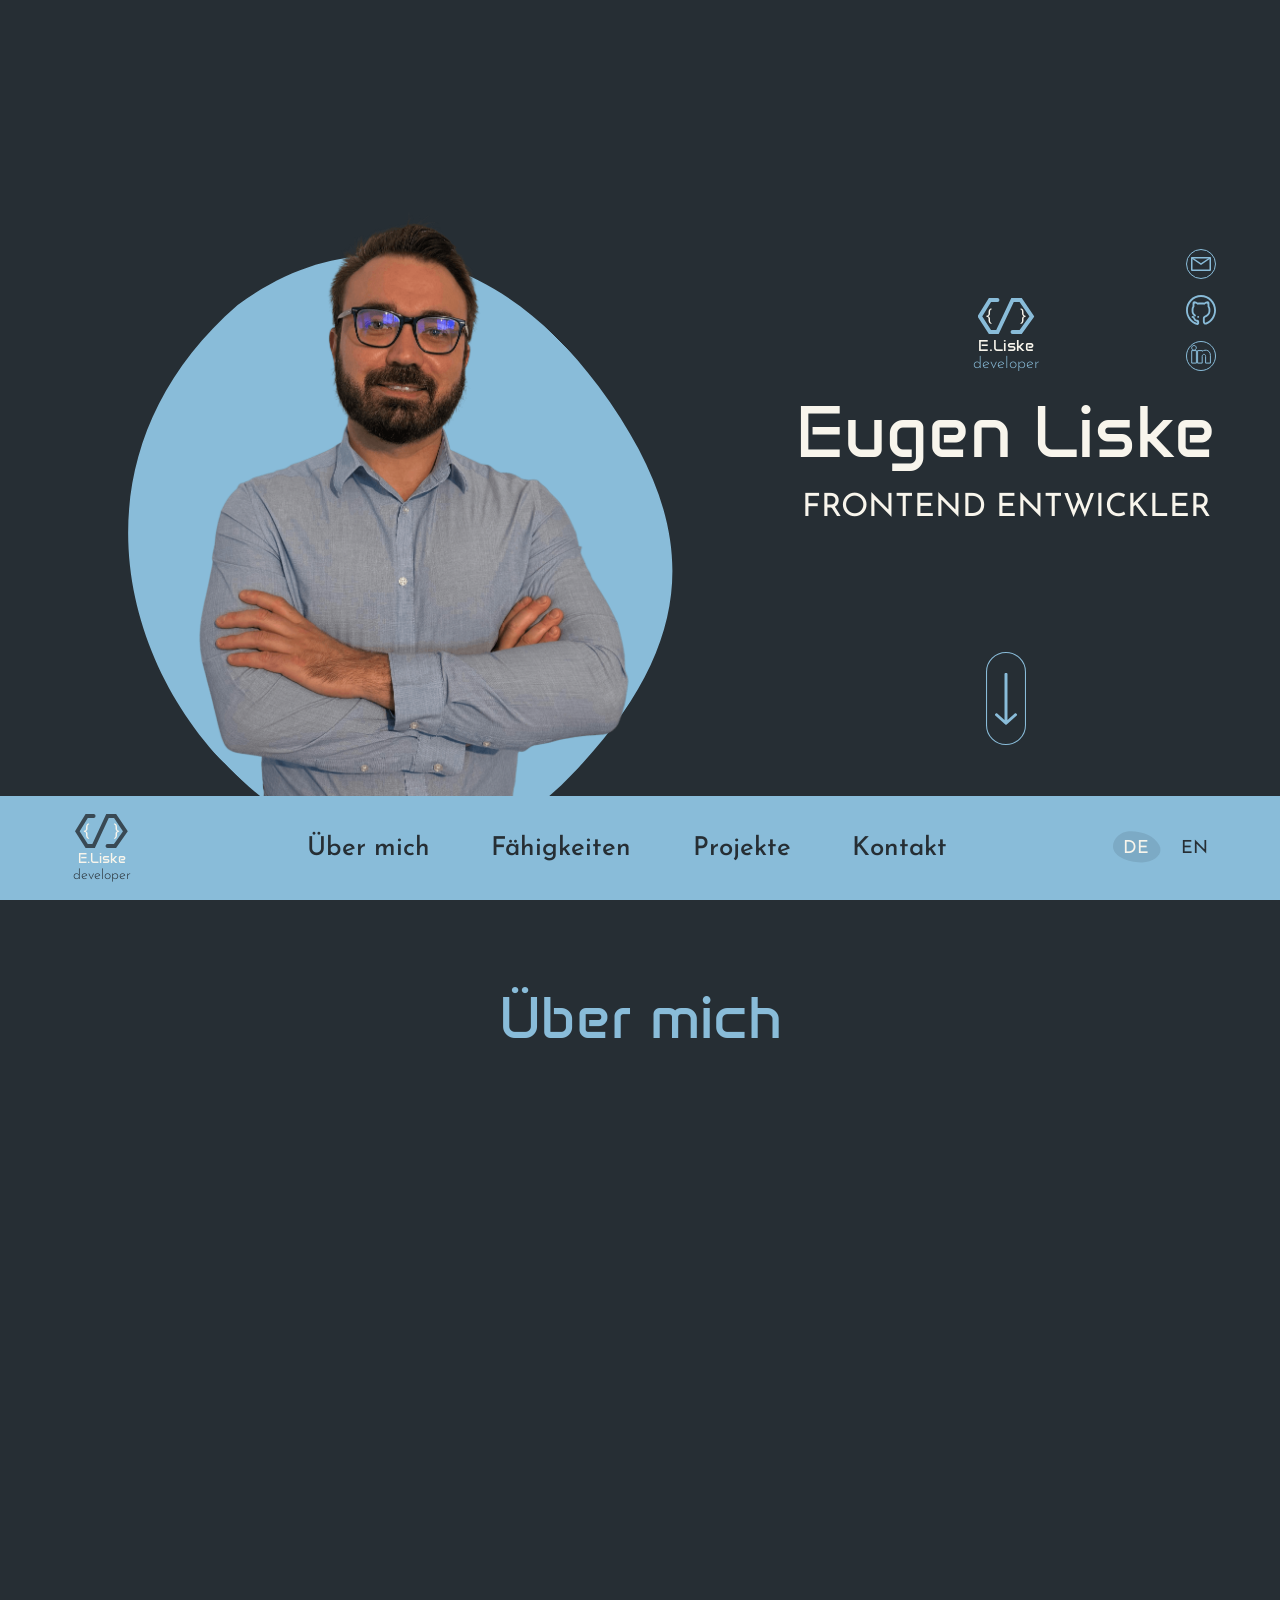
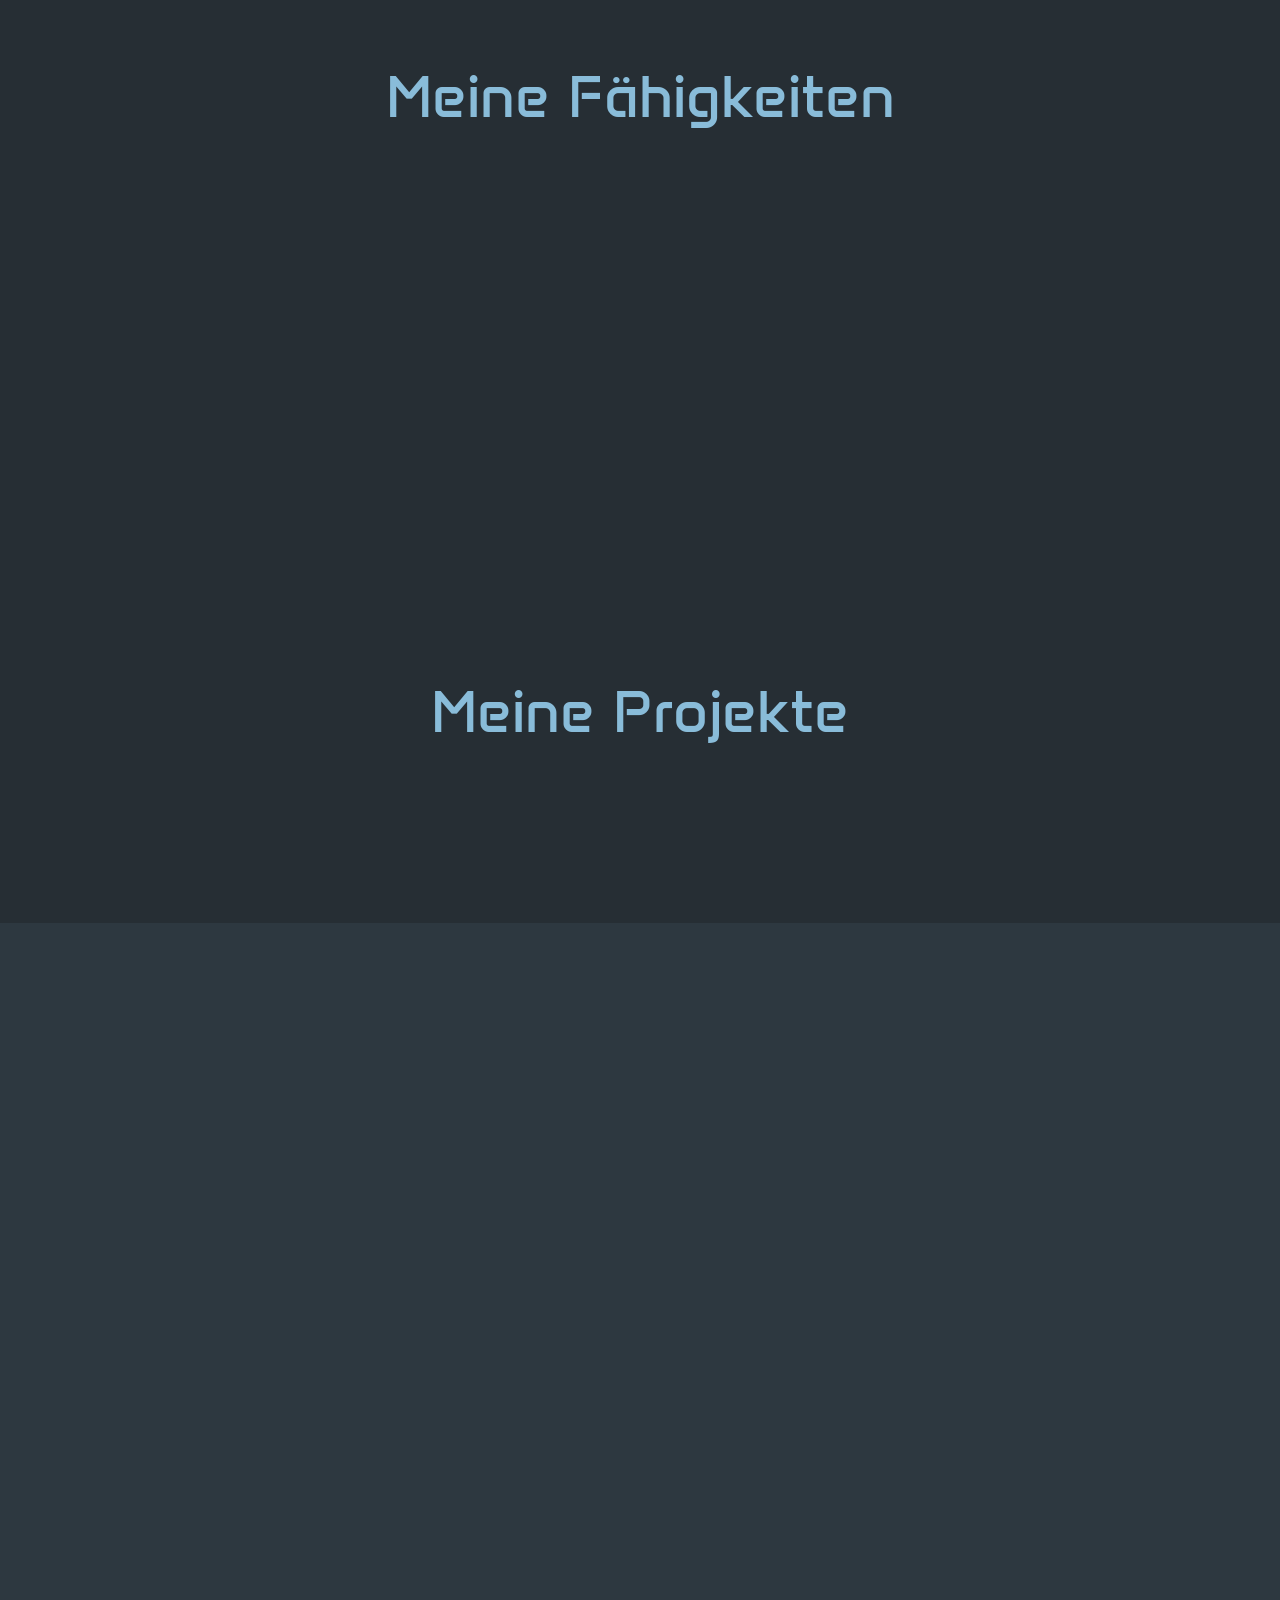
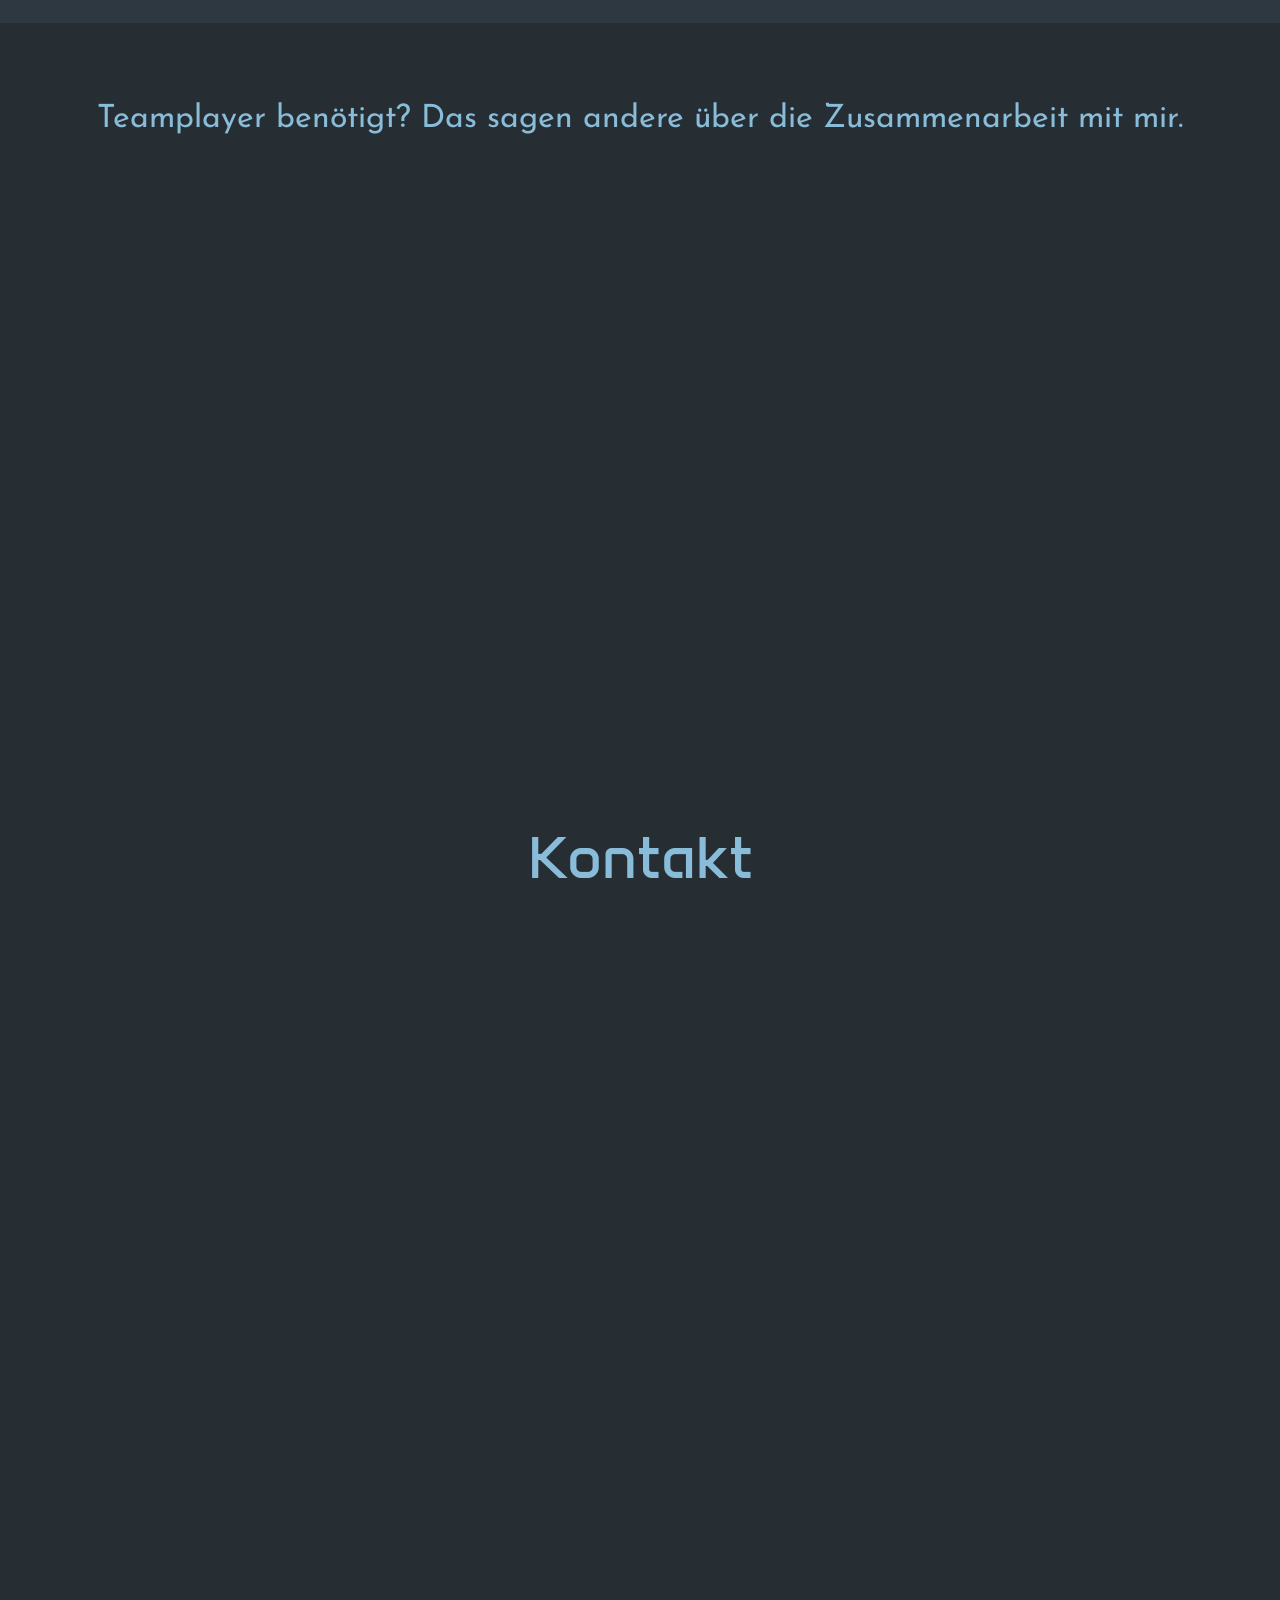
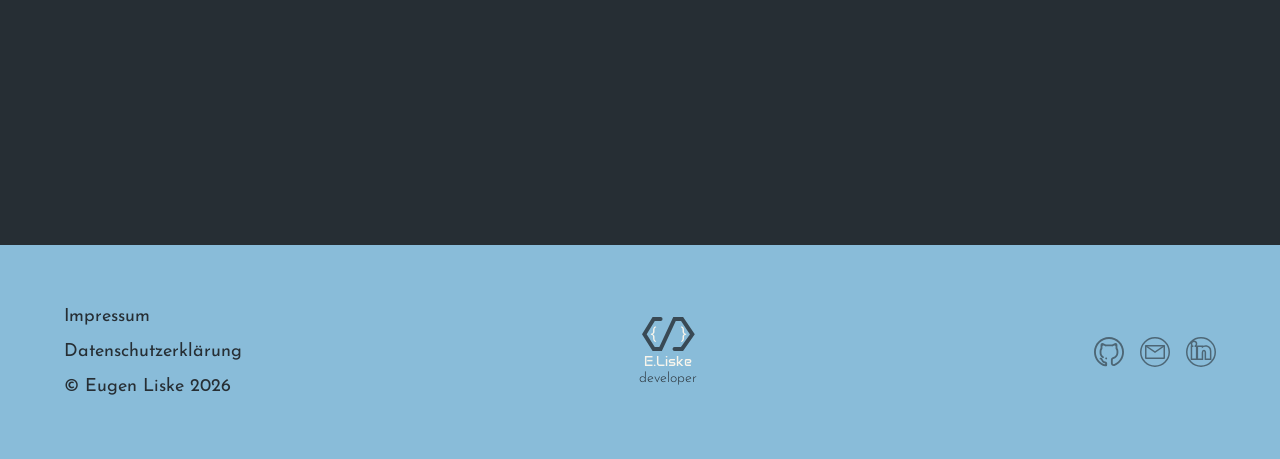
<file: index.html>
<!doctype html>
<html lang="de">
  <head>
    <meta charset="UTF-8" />
    <meta name="viewport" content="width=device-width, initial-scale=1.0" />
    <title>Portfolio - Eugen Liske</title>
    <link
      rel="icon"
      type="image/svg+xml"
      href="./assets/icons/hero_section/portfolio_logo_default.svg"
    />

    <link rel="stylesheet" href="./styles/standard.css" />
    <link rel="stylesheet" href="./styles/fonts.css" />
    <link rel="stylesheet" href="./styles/variables.css" />
    <link rel="stylesheet" href="./style.css" />
    <link rel="stylesheet" href="./styles/hero_section.css" />
    <link rel="stylesheet" href="./styles/why_me_section.css" />
    <link rel="stylesheet" href="./styles/my_skills_section.css" />
    <link rel="stylesheet" href="./styles/my_projects_section.css" />
    <link rel="stylesheet" href="./styles/reference_section.css" />
    <link rel="stylesheet" href="./styles/contact_section.css" />
    <link rel="stylesheet" href="./styles/footer.css" />
    <link rel="stylesheet" href="./styles/responsiveness.css" />
  </head>
  <body>
    <div
      id="form-feedback-overlay"
      class="form-feedback-overlay deactivated"
      aria-live="polite"
    >
      <div class="form-feedback-card">
        <p id="form-feedback-message"></p>
      </div>
    </div>
    <section class="hero-section" id="hero-section-ID">
      <div class="hero-content">
        <div class="hero-img-wrapper">
          <img
            class="bg-shape-default"
            src="./assets/icons/hero_section/hero_picture_bg_shape_default.svg"
          />
          <img
            class="bg-shape-hover"
            src="./assets/icons/hero_section/hero_picture_bg_shape_hover.svg"
          />
          <img
            class="hero-img"
            src="./assets/img/hero_img.png"
            alt="picture-of-eugen-liske"
          />
        </div>

        <div class="hero-information-wrapper">
          <div class="hero-icon-area">
            <div class="hero-main-logo">
              <div class="logo-wrapper">
                <img
                  class="portfolio-logo-default"
                  src="./assets/icons/hero_section/portfolio_logo_default_1.svg"
                  alt="portfolio_logo_default"
                />
                <img
                  class="portfolio-logo-hover"
                  src="./assets/icons/hero_section/portfolio_logo_hover_1.svg"
                  alt="portfolio_logo_hover"
                />
              </div>

              <span class="logo-name">E.Liske</span>
              <span class="logo-title">developer</span>
            </div>

            <div class="hero-social-media-icons">
              <a
                href="mailto:eugen.liske@yahoo.de"
                class="social-media-icon-wrapper"
              >
                <img
                  class="social-media-icon-default"
                  src="./assets/icons/hero_section/mail_icon_default.svg"
                />
                <img
                  class="social-media-icon-hover"
                  src="./assets/icons/hero_section/mail_icon_hover.svg"
                />
              </a>

              <a
                href="https://github.com/EugenLiske"
                target="_blank"
                class="social-media-icon-wrapper"
              >
                <img
                  class="social-media-icon-default"
                  src="./assets/icons/hero_section/github_icon_default.svg"
                />
                <img
                  class="social-media-icon-hover"
                  src="./assets/icons/hero_section/github_icon_hover.svg"
                />
              </a>

              <a
                href="https://www.linkedin.com/in/eugen-liske-14949a11a/"
                target="_blank"
                class="social-media-icon-wrapper"
              >
                <img
                  class="social-media-icon-default"
                  src="./assets/icons/hero_section/linkedin_icon_default.svg"
                />
                <img
                  class="social-media-icon-hover"
                  src="./assets/icons/hero_section/linkedin_icon_hover.svg"
                />
              </a>
            </div>
          </div>

          <h1>Eugen Liske</h1>

          <h2 data-i18n="heroJobTitle">FRONTEND ENTWICKLER</h2>

          <a href="#why-me-section-ID" class="nav-arrow-position-wrapper">
            <div class="nav-arrow-wrapper">
              <img
                class="nav-arrow-down-default"
                src="./assets/icons/hero_section/hero_section_arrow_down_icon_default.svg"
                alt="hero_section_arrow_down_icon_default"
              />
              <img
                class="nav-arrow-down-hover"
                src="./assets/icons/hero_section/hero_section_arrow_down_icon_hover.svg"
                alt="hero_section_arrow_down_icon_hover"
              />
            </div>
          </a>
        </div>
      </div>
    </section>

    <div class="header-wrapper">
      <header class="hero-section-sticky-header">
        <div class="hero-main-logo">
          <img
            src="./assets/icons/hero_section/portfolio_logo_dark.svg"
            alt="portfolio_logo_dark"
          />
          <span class="nav-logo-name">E.Liske</span>
          <span class="nav-logo-title">developer</span>
        </div>

        <nav class="nav-link-wrapper">
          <a href="#why-me-section-ID" class="nav-link" data-i18n="navAbout"
            >Über mich</a
          >
          <a href="#my-skills-section-ID" class="nav-link" data-i18n="navSkills"
            >Fähigkeiten</a
          >
          <a
            href="#my-projects-section-ID"
            class="nav-link"
            data-i18n="navProjects"
            >Projekte</a
          >
          <a href="#contact-section-ID" class="nav-link" data-i18n="navContact"
            >Kontakt</a
          >
        </nav>

        <div class="nav-translate-function">
          <button
            id="translate-german-button"
            type="button"
            class="translate-button active-language"
            data-language="de"
            onclick="translateToGerman()"
          >
            DE
          </button>

          <button
            id="translate-english-button"
            type="button"
            class="translate-button"
            data-language="en"
            onclick="translateToEnglish()"
          >
            EN
          </button>
        </div>
      </header>
    </div>

    <section class="mobile-hero-section" id="mobile-hero-section-ID">
      <div class="mobile-hero-section-upper-part">
        <div class="mobile-hero-main-logo">
          <div class="logo-wrapper">
            <img
              class="portfolio-logo-default"
              src="./assets/icons/hero_section/portfolio_logo_default_1.svg"
              alt="portfolio_logo_default"
            />
          </div>

          <span class="logo-name">E.Liske</span>
          <span class="logo-title">developer</span>
        </div>

        <button
          class="burger-menu"
          type="button"
          aria-label="Open navigation menu"
          onclick="openBurgerMenu()"
        >
          <img
            class="burger-menu-icon"
            src="./assets/mobile/burger_menu_default.svg"
            alt=""
          />
        </button>
      </div>

      <div class="mobile-hero-img-wrapper">
        <!-- normales Hero Bild -->

        <img
          class="mobile-hero-img"
          src="./assets/mobile/hero_img_mobile.png"
          alt="hero_img_mobile"
        />

        <!-- Overlay welches das Hero Bild überdeckt -->

        <nav class="mobile-menu-overlay">
          <div class="mobile-menu-content">
            <a
              href="#why-me-section-ID"
              class="mobile-menu-link"
              data-i18n="navAbout"
              onclick="openBurgerMenu()"
            >
              About me
            </a>

            <a
              href="#my-skills-section-ID"
              class="mobile-menu-link"
              data-i18n="navSkills"
              onclick="openBurgerMenu()"
            >
              Skills
            </a>

            <a
              href="#my-projects-section-ID"
              class="mobile-menu-link"
              data-i18n="navProjects"
              onclick="openBurgerMenu()"
            >
              Projects
            </a>

            <a
              href="#contact-section-ID"
              class="mobile-menu-link"
              data-i18n="navContact"
              onclick="openBurgerMenu()"
            >
              Contact
            </a>

            <div class="mobile-menu-language-wrapper">
              <button
                type="button"
                class="mobile-menu-language-button active-language"
                data-language="de"
                onclick="translateToGerman()"
              >
                DE
              </button>

              <button
                type="button"
                class="mobile-menu-language-button"
                data-language="en"
                onclick="translateToEnglish()"
              >
                EN
              </button>
            </div>
          </div>
        </nav>
      </div>

      <div class="mobile-hero-information">
        <h1>Eugen Liske</h1>

        <h2 data-i18n="heroJobTitle">FRONTEND ENTWICKLER</h2>
      </div>

      <a href="#why-me-section-ID" class="mobile-nav-arrow">
        <img
          class="mobile-nav-arrow-img"
          src="./assets/icons/hero_section/hero_section_arrow_down_icon_default.svg"
          alt="hero_section_arrow_down_icon_default"
        />
      </a>
    </section>

    <main>
      <section class="why-me-section" id="why-me-section-ID">
        <h2 data-i18n="aboutHeadline">Über mich</h2>

        <div class="why-me-content section-slide-in">
          <div class="animated-information-wrapper">
            <img
              class="animated-info-icon"
              src="./assets/icons/why_me_section/located_in_icon.svg"
              alt="located_in_icon"
            />

            <p class="animated-info-text">
              <span class="animated-info-prefix"></span>
              <span class="animated-info-dynamic"></span>
              <span class="animated-info-cursor">|</span>
            </p>
          </div>

          <div class="personal-information-wrapper">
            <div class="personal-information">
              <p data-i18n="aboutTextOne">
                Programmieren begeistert mich, weil es analytisches Denken mit
                kreativer Problemlösung verbindet. Besonders spannend finde ich
                es, komplexe Anforderungen in klare und benutzerfreundliche
                Lösungen zu übersetzen.
              </p>

              <p data-i18n="aboutTextTwo">
                Durch meine strukturierte Arbeitsweise und starke Kommunikation
                behalte ich auch in Teamprojekten stets den Überblick. Dabei ist
                mir wichtig, zuverlässig zu arbeiten, offen Feedback
                anzusprechen und gemeinsam gute Lösungen zu entwickeln.
              </p>

              <p data-i18n="aboutTextThree">
                Sprachen, Logik und klare Strukturen haben mich schon immer
                fasziniert – genau deshalb begeistert mich auch die Arbeit mit
                Code.
              </p>
            </div>

            <a
              href="#contact-section-ID"
              class="lets-talk-button"
              data-i18n="contactButton"
            >
              Kontakt
            </a>
          </div>
        </div>
      </section>

      <section class="my-skills-section" id="my-skills-section-ID">
        <h2 data-i18n="skillsHeadline">Meine Fähigkeiten</h2>

        <div class="my-skills-content section-slide-in">
          <div class="skills-overview">
            <div class="single-skill-wrapper">
              <img
                src="./assets/icons/my_skills_section/icons_without_title/angular_icon.svg"
                alt="Angular icon"
              />
              <span>Angular</span>
            </div>

            <div class="single-skill-wrapper">
              <img
                src="./assets/icons/my_skills_section/icons_without_title/typescript_icon.svg"
                alt="TypeScript icon"
              />
              <span>TypeScript</span>
            </div>

            <div class="single-skill-wrapper">
              <img
                src="./assets/icons/my_skills_section/icons_without_title/javascript_icon.svg"
                alt="JavaScript icon"
              />
              <span>JavaScript</span>
            </div>

            <div class="single-skill-wrapper">
              <img
                src="./assets/icons/my_skills_section/icons_without_title/html_icon.svg"
                alt="HTML icon"
              />
              <span>HTML</span>
            </div>

            <div class="single-skill-wrapper">
              <img
                src="./assets/icons/my_skills_section/icons_without_title/css_icon.svg"
                alt="CSS icon"
              />
              <span>CSS</span>
            </div>

            <div class="single-skill-wrapper">
              <img
                src="./assets/icons/my_skills_section/icons_without_title/rest_api_icon.svg"
                alt="REST API icon"
              />
              <span>Rest-Api</span>
            </div>

            <div class="single-skill-wrapper">
              <img
                src="./assets/icons/my_skills_section/icons_without_title/supabase_icon.svg"
                alt="Supabase icon"
              />
              <span>Supabase</span>
            </div>

            <div class="single-skill-wrapper">
              <img
                src="./assets/icons/my_skills_section/icons_without_title/firebase_icon.svg"
                alt="Firebase icon"
              />
              <span>Firebase</span>
            </div>

            <div class="single-skill-wrapper">
              <img
                src="./assets/icons/my_skills_section/icons_without_title/git_icon.svg"
                alt="Git icon"
              />
              <span>GIT</span>
            </div>

            <div class="single-skill-wrapper">
              <img
                src="./assets/icons/my_skills_section/icons_without_title/material_design_icon.svg"
                alt="Material Design icon"
              />
              <span>Material Design</span>
            </div>

            <div class="single-skill-wrapper">
              <img
                src="./assets/icons/my_skills_section/icons_without_title/scrum_icon.svg"
                alt="Scrum icon"
              />
              <span>Scrum</span>
            </div>
          </div>

          <div class="current-learning-wrapper">
            <img
              class="current-learning-bg-shape-default"
              src="./assets/icons/my_skills_section/current_learning_bg_shape_default.svg"
              alt="current_learning_bg_shape_default"
            />

            <img
              class="current-learning-bg-shape-hover"
              src="./assets/icons/my_skills_section/current_learning_bg_shape_hover.svg"
              alt="current_learning_bg_shape_hover"
            />

            <p
              class="current-learning-headline"
              data-i18n="currentLearningHeadline"
            >
              Aktuell vertiefe ich
            </p>

            <div class="current-learning-skills-icons">
              <div class="current-learning-skill-wrapper">
                <img
                  src="./assets/icons/my_skills_section/icons_without_title/react_icon.svg"
                  alt="React icon"
                />
                <span>React</span>
              </div>

              <div class="current-learning-skill-wrapper">
                <img
                  src="./assets/icons/my_skills_section/icons_without_title/vue_js_icon.svg"
                  alt="Vue Js icon"
                />
                <span>Vue Js</span>
              </div>
            </div>

            <div class="current-learning-text">
              <p data-i18n="currentLearningTextOne">
                Mit React und Vue.js erweitere ich aktuell mein Verständnis für
                moderne Frontend-Frameworks.
              </p>

              <p data-i18n="currentLearningTextTwo">
                Besonders spannend finde ich die Entwicklung performanter und
                interaktiver Benutzeroberflächen.
              </p>
            </div>
          </div>

          <div class="mobile-current-learning-wrapper">
            <p
              class="mobile-current-learning-headline"
              data-i18n="currentLearningHeadline"
            >
              Aktuell vertiefe ich
            </p>

            <div class="mobile-current-learning-content">
              <div class="mobile-current-learning-text">
                <p data-i18n="currentLearningTextOne">
                  Mit React und Vue.js erweitere ich aktuell mein Verständnis
                  für moderne Frontend-Frameworks.
                </p>

                <p data-i18n="currentLearningTextTwo">
                  Besonders spannend finde ich die Entwicklung performanter und
                  interaktiver Benutzeroberflächen.
                </p>
              </div>

              <div class="mobile-current-learning-icons">
                <div class="current-learning-skill-wrapper">
                  <img
                    src="./assets/icons/my_skills_section/icons_without_title/vue_js_icon.svg"
                    alt="Vue Js icon"
                  />
                  <span>Vue Js</span>
                </div>

                <div class="current-learning-skill-wrapper">
                  <img
                    src="./assets/icons/my_skills_section/icons_without_title/react_icon.svg"
                    alt="React icon"
                  />
                  <span>React</span>
                </div>
              </div>
            </div>

            <a
              href="#contact-section-ID"
              class="mobile-lets-talk-button"
              data-i18n="contactButton"
            >
              Kontakt
            </a>
          </div>
        </div>
      </section>

      <section class="my-projects-section" id="my-projects-section-ID">
        <h2 data-i18n="projectsHeadline">Meine Projekte</h2>

        <ol class="project-navigation-wrapper section-slide-in">
          <li class="project-nav-item active-project">
            <button
              onclick="displayProjectContent(0)"
              data-i18n="projectNavElPolloLoco"
            >
              El Pollo Loco
            </button>
          </li>

          <li class="project-nav-item">
            <button
              onclick="displayProjectContent(1)"
              data-i18n="projectNavJoin"
            >
              Join
            </button>
          </li>

          <li class="project-nav-item">
            <button
              onclick="displayProjectContent(2)"
              data-i18n="projectNavPokedex"
            >
              Pokédex
            </button>
          </li>
        </ol>

        <div class="project-outer-content-wrapper">
          <div class="project-inner-content-wrapper section-slide-in">
            <ul class="project-information-wrapper">
              <li>
                <div class="project-info-single-bulletpoint">
                  <div class="project-info-bulletpoint-header">
                    <h3 data-i18n="projectOverviewHeadline">
                      Projektübersicht
                    </h3>
                    <span
                      id="projectDurationID"
                      data-i18n="projectDurationElPolloLoco"
                      >Dauer: 3 Wochen</span
                    >
                  </div>

                  <p
                    data-i18n="projectBulletpointOneElPolloLoco"
                    id="projectBulletpointOneID"
                  >
                    El Pollo Loco ist ein 2D-Jump-and-Run-Spiel, in dem der
                    Spieler Pepe durch eine Wüstenlandschaft steuert, Münzen
                    sammelt, Gegnern ausweicht und sich mit Salsaflaschen gegen
                    Hühner und den Endboss verteidigt.
                  </p>
                </div>
              </li>

              <li>
                <div class="project-info-single-bulletpoint">
                  <h3 data-i18n="projectWorkingMethodHeadline">Arbeitsweise</h3>
                  <p
                    data-i18n="projectBulletpointTwoElPolloLoco"
                    id="projectBulletpointTwoID"
                  >
                    Zur Strukturierung des Projekts habe ich Trello genutzt, um
                    Aufgaben, Fortschritt und offene Punkte übersichtlich zu
                    organisieren. Der Code ist in mehrere Klassen und Controller
                    aufgeteilt, zum Beispiel für Spielfigur, Gegner, Audio,
                    Eingaben und Rendering.
                  </p>
                </div>
              </li>

              <li>
                <div class="project-info-single-bulletpoint">
                  <h3
                    id="additionalProjectInformationID"
                    data-i18n="projectAdditionalHeadlineElPolloLoco"
                  >
                    Was ich gelernt habe
                  </h3>
                  <p
                    data-i18n="projectBulletpointThreeElPolloLoco"
                    id="projectBulletpointThreeID"
                  >
                    In diesem Projekt habe ich besonders viel über
                    objektorientierte JavaScript-Strukturen, Canvas-Rendering,
                    Animationen, Kollisionen, Spielzustände und Eingabesteuerung
                    gelernt. Eine wichtige Erfahrung war es, viele einzelne
                    Spielmechaniken zu einem funktionierenden Gesamtspiel
                    zusammenzuführen.
                  </p>
                </div>
              </li>
            </ul>

            <div class="project-preview-wrapper">
              <div class="technologies-and-mockup-wrapper">
                <p data-i18n="projectTechnologiesLabel">Technologien</p>

                <div class="technology-icons">
                  <img
                    id="projectTechnologyOneID"
                    src="./assets/icons/my_projects_section/html_project_icon.svg"
                    alt="html_project_icon"
                  />
                  <img
                    id="projectTechnologyTwoID"
                    src="./assets/icons/my_projects_section/javascript_project_icon.svg"
                    alt="javascript_project_icon"
                  />
                  <img
                    id="projectTechnologyThreeID"
                    src="./assets/icons/my_projects_section/css_project_icon.svg"
                    alt="css_project_icon"
                  />
                </div>

                <img
                  id="projectMockupID"
                  class="project-preview-img"
                  src="./assets/icons/my_projects_section/el_pollo_loco_preview.png"
                  alt="el_pollo_loco_preview"
                />
              </div>

              <div class="live-test-buttons-wrapper">
                <a
                  id="projectLiveTestID"
                  class="live-test-button"
                  href="https://el-pollo-loco.eugen-liske.de/"
                  target="_blank"
                  >Live Test</a
                >

                <a
                  id="githubLinkID"
                  class="github-button"
                  href="https://github.com/EugenLiske/el_pollo_loco.git"
                  target="_blank"
                  >GitHub</a
                >
              </div>
            </div>
          </div>
        </div>

        <div class="mobile-projects-wrapper">
          <ol class="mobile-project-navigation-wrapper section-slide-in">
            <li class="mobile-project-nav-item active-project">
              <button
                onclick="displayProjectContent(0)"
                data-i18n="projectNavElPolloLoco"
              >
                El Pollo Loco
              </button>
            </li>

            <li class="mobile-project-nav-item">
              <button
                onclick="displayProjectContent(1)"
                data-i18n="projectNavJoin"
              >
                Join
              </button>
            </li>

            <li class="mobile-project-nav-item">
              <button
                onclick="displayProjectContent(2)"
                data-i18n="projectNavPokedex"
              >
                Pokédex
              </button>
            </li>
          </ol>

          <div class="mobile-project-card section-slide-in">
            <h3 id="mobileProjectTitleID">El Pollo Loco</h3>

            <div class="mobile-project-meta">
              <p id="mobileProjectTechnologiesID">
                Technologien: HTML, JavaScript, CSS
              </p>

              <p id="mobileProjectDurationID">Dauer: 3 Wochen</p>
            </div>

            <img
              id="mobileProjectMockupID"
              class="mobile-project-preview-img"
              src="./assets/icons/my_projects_section/el_pollo_loco_preview.png"
              alt="project_preview"
            />

            <ul class="mobile-project-information-wrapper">
              <li>
                <div class="mobile-project-info-single-bulletpoint">
                  <h4 data-i18n="projectOverviewHeadline">Projektübersicht</h4>

                  <p id="mobileProjectBulletpointOneID">
                    El Pollo Loco ist ein 2D-Jump-and-Run-Spiel, in dem der
                    Spieler Pepe durch eine Wüstenlandschaft steuert, Münzen
                    sammelt, Gegnern ausweicht und sich mit Salsaflaschen gegen
                    Hühner und den Endboss verteidigt.
                  </p>
                </div>
              </li>

              <li>
                <div class="mobile-project-info-single-bulletpoint">
                  <h4 data-i18n="projectWorkingMethodHeadline">Arbeitsweise</h4>

                  <p id="mobileProjectBulletpointTwoID">
                    Zur Strukturierung des Projekts habe ich Trello genutzt, um
                    Aufgaben, Fortschritt und offene Punkte übersichtlich zu
                    organisieren. Der Code ist in mehrere Klassen und Controller
                    aufgeteilt.
                  </p>
                </div>
              </li>

              <li>
                <div class="mobile-project-info-single-bulletpoint">
                  <h4 id="mobileAdditionalProjectInformationID">
                    Was ich gelernt habe
                  </h4>

                  <p id="mobileProjectBulletpointThreeID">
                    In diesem Projekt habe ich besonders viel über
                    objektorientierte JavaScript-Strukturen, Canvas-Rendering,
                    Animationen, Kollisionen, Spielzustände und Eingabesteuerung
                    gelernt.
                  </p>
                </div>
              </li>
            </ul>

            <div class="mobile-project-buttons-wrapper">
              <a
                id="mobileProjectLiveTestID"
                class="live-test-button"
                href="https://el-pollo-loco.eugen-liske.de/"
                target="_blank"
              >
                Live Test
              </a>

              <a
                id="mobileGithubLinkID"
                class="github-button"
                href="https://github.com/EugenLiske/el_pollo_loco.git"
                target="_blank"
              >
                GitHub
              </a>
            </div>
          </div>
        </div>
      </section>

      <section class="references-section">
        <p class="references-intro-text" data-i18n="referencesIntroText">
          Teamplayer benötigt? Das sagen andere über die Zusammenarbeit mit mir.
        </p>

        <div class="mobile-references-intro-text">
          <p data-i18n="referencesMobileHeadline">Teamplayer benötigt?</p>

          <span data-i18n="referencesMobileSubline">
            Das sagen andere über die Zusammenarbeit mit mir.
          </span>
        </div>

        <div class="references-content section-slide-in">
          <div class="single-reference-wrapper">
            <header class="reference-card-header">
              <h2>Anne Sanewski</h2>

              <div>
                <span data-i18n="referenceProjectLabel">Projekt</span>
                <span class="reference-card-project-name">Join</span>
              </div>
            </header>

            <p data-i18n="referenceAnneText">
              Bei der Zusammenarbeit mit Eugen sind mir besonders seine starke
              Kommunikation und strukturierte Arbeitsweise aufgefallen. Man
              konnte sich stets auf die zuverlässige Umsetzung vereinbarter
              Aufgaben verlassen. Besonders positiv war sein respektvoller und
              konstruktiver Umgang mit Feedback und schwierigen Themen.
            </p>

            <a
              href="https://github.com/Saki63"
              target="_blank"
              data-i18n="referenceGithubProfile"
              >GitHub Profile</a
            >

            <img
              class="reference-bg-shape-default"
              src="./assets/icons/references_section/reference-bg-shape-default.svg"
              alt="reference-bg-shape-default"
            />
            <img
              class="reference-bg-shape-hover"
              src="./assets/icons/references_section/reference-bg-shape-hover.svg"
              alt="reference-bg-shape-hover"
            />
          </div>

          <div class="single-reference-wrapper">
            <header class="reference-card-header">
              <h2>Martin Freimuth</h2>

              <div>
                <span data-i18n="referenceProjectLabel">Projekt</span>
                <span class="reference-card-project-name">Join</span>
              </div>
            </header>

            <p data-i18n="referenceMartinText">
              Im Gruppenprojekt übernahm Eugen eine strukturierte und
              koordinierende Rolle, wodurch die Zusammenarbeit im Team sehr
              effizient verlief. Durch den regelmäßigen Austausch konnten wir
              das Projekt erfolgreich umsetzen.
            </p>

            <a
              href="https://www.linkedin.com/in/martin-freimuth/"
              target="_blank"
              data-i18n="referenceLinkedInProfile"
              >LinkedIn Profile</a
            >

            <img
              class="reference-bg-shape-default"
              src="./assets/icons/references_section/reference-bg-shape-default.svg"
              alt="reference-bg-shape-default"
            />
            <img
              class="reference-bg-shape-hover"
              src="./assets/icons/references_section/reference-bg-shape-hover.svg"
              alt="reference-bg-shape-hover"
            />
          </div>
        </div>
      </section>

      <section class="contact-section" id="contact-section-ID">
        <h2 data-i18n="contactHeadline">Kontakt</h2>

        <div class="contact-content section-slide-in">
          <a href="#hero-section-ID" class="nav-arrow-up-position-wrapper">
            <div class="nav-arrow-up-img-wrapper">
              <img
                class="nav-arrow-up-default"
                src="./assets/icons/contact_section/contact_section_arrow_up_icon_default.svg"
                alt="contact_section_arrow_up_icon_default"
              />
              <img
                class="nav-arrow-up-hover"
                src="./assets/icons/contact_section/contact_section_arrow_up_icon_hover.svg"
                alt="contact_section_arrow_up_icon_hover"
              />
            </div>
          </a>

          <div class="contact-upper-part">
            <div class="contact-intro-text">
              <p data-i18n="contactIntroTextOne">
                Ich freue mich über den Austausch zu Frontend-Entwicklung,
                spannenden Projekten oder neuen beruflichen Möglichkeiten.
              </p>

              <p data-i18n="contactIntroTextTwo">
                Besonders interessant finde ich die Arbeit an modernen und
                benutzerfreundlichen Webanwendungen, bei denen saubere
                Strukturen, gute Zusammenarbeit und kreative Lösungen gefragt
                sind.
              </p>

              <p data-i18n="contactIntroTextThree">
                Wenn Sie glauben, dass ich gut zu Ihrem Team oder Projekt passe,
                freue ich mich auf Ihre Nachricht.
              </p>
            </div>

            <div class="contact-links-wrapper">
              <a href="mailto:eugen.liske@yahoo.de" class="single-link-wrapper">
                <div class="link-icon-wrapper">
                  <img
                    class="link-icon-default"
                    src="./assets/icons/contact_section/contact_email_icon_default.svg"
                    alt="contact_email_icon_default"
                  />
                  <img
                    class="link-icon-hover"
                    src="./assets/icons/contact_section/contact_email_icon_active.svg"
                    alt="contact_email_icon_active"
                  />
                </div>

                <span data-i18n="contactEmailLabel"
                  >E-mail: eugen.liske@yahoo.de</span
                >
              </a>

              <a href="tel:017663452473" class="single-link-wrapper">
                <div class="link-icon-wrapper">
                  <img
                    class="link-icon-default"
                    src="./assets/icons/contact_section/contact_phone_icon_default.svg"
                    alt="contact_phone_icon_default"
                  />
                  <img
                    class="link-icon-hover"
                    src="./assets/icons/contact_section/contact_phone_icon_hover.svg"
                    alt="contact_phone_icon_hover"
                  />
                </div>

                <span data-i18n="contactPhoneLabel">Tel: 0176 634 524 73</span>
              </a>
            </div>
          </div>

          <p class="mobile-contact-cta" data-i18n="contactMobileCTA">
            Lassen Sie uns zusammenarbeiten!
          </p>

          <form
            action="./send_mail.php"
            method="POST"
            class="contact-form"
            onsubmit="checkFormAndSend(event)"
            novalidate
          >
            <div class="name-email-wrapper">
              <div class="label-and-input-wrapper">
                <label
                  for="name-input"
                  class="label-text"
                  id="name-input-label"
                  data-i18n="formNameLabel"
                >
                  Ihr Name
                </label>

                <div class="input-wrapper" id="name-input-wrapper">
                  <input
                    oninput="validateFormInput()"
                    onblur="checkIfNameIsFilledAndValid()"
                    onfocus="clearNameError()"
                    type="text"
                    class="input-field"
                    id="name-input-field"
                    name="name"
                    placeholder=" "
                  />
                  <img
                    id="name-check-icon"
                    class="input-check-icon deactivated"
                    src="./assets/icons/contact_section/input_check_icon.svg"
                    alt="input_check_icon"
                  />
                </div>
              </div>

              <div class="label-and-input-wrapper">
                <label
                  for="email-input"
                  class="label-text"
                  id="email-input-label"
                  data-i18n="formEmailLabel"
                >
                  Ihre E-Mail-Adresse
                </label>

                <div class="input-wrapper" id="email-input-wrapper">
                  <input
                    oninput="validateFormInput()"
                    onblur="checkIfMailIsFilledAndValid()"
                    onfocus="clearEmailError()"
                    type="email"
                    class="input-field"
                    id="email-input-field"
                    name="email"
                    placeholder=" "
                  />
                  <img
                    id="email-check-icon"
                    class="input-check-icon deactivated"
                    src="./assets/icons/contact_section/input_check_icon.svg"
                    alt="input_check_icon"
                  />
                </div>
              </div>
            </div>

            <div class="label-and-message-wrapper">
              <label
                for="message-input"
                class="label-text"
                id="message-input-label"
                data-i18n="formMessageLabel"
              >
                Ihre Nachricht
              </label>

              <div class="message-wrapper" id="message-input-wrapper">
                <textarea
                  oninput="validateFormInput()"
                  onblur="checkIfMessageIsFilledAndValid()"
                  onfocus="clearMessageError()"
                  class="message-field"
                  name="message"
                  id="message-input-field"
                  placeholder=" "
                ></textarea>
                <img
                  id="message-check-icon"
                  class="message-check-icon deactivated"
                  src="./assets/icons/contact_section/input_check_icon.svg"
                  alt="input_check_icon"
                />
              </div>
            </div>

            <label
              for="checkbox-input-field"
              class="checkbox-wrapper"
              id="checkbox-wrapper-ID"
            >
              <input
                class="checkbox-field"
                type="checkbox"
                id="checkbox-input-field"
                onchange="
                  checkPrivacyPolicy();
                  validateFormInput();
                "
              />

              <div class="custom-checkbox-icon-wrapper">
                <img
                  class="checkbox-icon-default"
                  src="./assets/icons/contact_section/checkbox-icon-default.svg"
                  alt="checkbox-icon-default"
                />
                <img
                  class="checkbox-icon-hover"
                  src="./assets/icons/contact_section/checkbox-icon-hover.svg"
                  alt="checkbox-icon-hover.svg"
                />
                <img
                  class="checkbox-icon-checked"
                  src="./assets/icons/contact_section/checkbox-icon-checked.svg"
                  alt="checkbox-icon-checked.svg"
                />
                <img
                  class="checkbox-icon-error"
                  src="./assets/icons/contact_section/checkbox-icon-error.svg"
                  alt="checkbox-icon-error.svg"
                />
              </div>

              <div class="privacy-policy-declaration">
                <span class="privacy-policy-text" data-i18n="privacyPolicyText">
                  Ich habe die
                  <a href="./pages/privacy_policy.html">Datenschutzerklärung</a>
                  gelesen und stimme der darin beschriebenen Verarbeitung meiner
                  Daten zu.
                </span>

                <span
                  id="privacy-policy-error"
                  class="privacy-policy-error deactivated"
                  data-i18n="privacyPolicyError"
                >
                  Bitte stimmen Sie der Datenschutzerklärung zu.
                </span>
              </div>
            </label>

            <div class="send-form-button-wrapper">
              <button
                type="submit"
                class="send-form-button deactivated"
                id="send-form-button"
                data-i18n="sendButton"
              >
                Senden
              </button>
            </div>
          </form>

          <a
            href="#mobile-hero-section-ID"
            class="mobile-nav-arrow-up-position-wrapper"
          >
            <img
              class="mobile-nav-arrow-up-img"
              src="./assets/icons/contact_section/contact_section_arrow_up_icon_default.svg"
              alt="contact_section_arrow_up_icon_default"
            />
          </a>
        </div>
      </section>
    </main>

    <footer>
      <div class="footer-content">
        <div class="legal-notice-and-name-wrapper">
          <a href="./pages/legal_notice.html" data-i18n="footerLegalNotice"
            >Impressum</a
          >
          <a href="./pages/privacy_policy.html" data-i18n="footerPrivacyPolicy"
            >Datenschutzerklärung</a
          >
          <span>© Eugen Liske 2026</span>
        </div>

        <div class="footer-logo-wrapper">
          <img
            src="./assets/icons/hero_section/portfolio_logo_dark.svg"
            alt="portfolio_logo_dark"
          />

          <span class="footer-logo-name">E.Liske</span>
          <span class="footer-logo-title">developer</span>
        </div>

        <div class="footer-social-media-links-wrapper">
          <a
            href="https://github.com/EugenLiske"
            target="_blank"
            class="footer-social-media-icon-wrapper"
          >
            <img
              class="footer-social-media-icon-default"
              src="./assets/icons/footer/footer_github_icon_default.svg"
              alt="footer_github_icon_default"
            />
            <img
              class="footer-social-media-icon-hover"
              src="./assets/icons/footer/footer_github_icon_hover.svg"
              alt="footer_github_icon_hover"
            />
          </a>

          <a
            href="mailto:eugen.liske@yahoo.de"
            class="footer-social-media-icon-wrapper"
          >
            <img
              class="footer-social-media-icon-default"
              src="./assets/icons/footer/footer_email_icon_default.svg"
              alt="footer_email_icon_default"
            />
            <img
              class="footer-social-media-icon-hover"
              src="./assets/icons/footer/footer_email_icon_hover.svg"
              alt="footer_email_icon_hover"
            />
          </a>

          <a
            href="https://www.linkedin.com/in/eugen-liske-14949a11a/"
            target="_blank"
            class="footer-social-media-icon-wrapper"
          >
            <img
              class="footer-social-media-icon-default"
              src="./assets/icons/footer/footer_linkedin_icon_default.svg"
              alt="footer_linkedin_icon_default"
            />
            <img
              class="footer-social-media-icon-hover"
              src="./assets/icons/footer/footer_linkedin_icon_hover.svg"
              alt="footer_linkedin_icon_hover"
            />
          </a>
        </div>
      </div>

      <div class="mobile-footer-content">
        <div class="mobile-footer-logo-wrapper">
          <img
            src="./assets/icons/hero_section/portfolio_logo_dark.svg"
            alt="portfolio_logo_dark"
          />

          <span class="footer-logo-name">E.Liske</span>
          <span class="footer-logo-title">developer</span>
        </div>

        <div class="mobile-footer-social-media-links-wrapper">
          <a
            href="https://github.com/EugenLiske"
            target="_blank"
            class="mobile-footer-social-media-icon-wrapper"
          >
            <img
              class="mobile-footer-social-media-icon-default"
              src="./assets/mobile/mobile_footer_github_icon_default.svg"
              alt="github_icon_default"
            />
            <img
              class="mobile-footer-social-media-icon-active"
              src="./assets/mobile/mobile_footer_github_icon_active.svg"
              alt="github_icon_active"
            />
          </a>

          <a
            href="mailto:eugen.liske@yahoo.de"
            class="mobile-footer-social-media-icon-wrapper"
          >
            <img
              class="mobile-footer-social-media-icon-default"
              src="./assets/mobile/mobile_footer_email_icon_default.svg"
              alt="email_icon_default"
            />
            <img
              class="mobile-footer-social-media-icon-active"
              src="./assets/mobile/mobile_footer_email_icon_active.svg"
              alt="email_icon_active"
            />
          </a>

          <a
            href="https://www.linkedin.com/in/eugen-liske-14949a11a/"
            target="_blank"
            class="mobile-footer-social-media-icon-wrapper"
          >
            <img
              class="mobile-footer-social-media-icon-default"
              src="./assets/mobile/mobile_footer_linkedin_icon_default.svg"
              alt="linkedin_icon_default"
            />
            <img
              class="mobile-footer-social-media-icon-active"
              src="./assets/mobile/mobile_footer_linkedin_icon_active.svg"
              alt="linkedin_icon_active"
            />
          </a>
        </div>

        <div class="mobile-footer-legal-wrapper">
          <a href="./pages/legal_notice.html" data-i18n="footerLegalNotice">
            Impressum
          </a>

          <a href="./pages/privacy_policy.html" data-i18n="footerPrivacyPolicy">
            Datenschutzerklärung
          </a>

          <span>© Eugen Liske 2026</span>
        </div>
      </div>
    </footer>

    <script src="./scripts/translation_text_object.js"></script>
    <script src="./scripts/why_me_section.js"></script>
    <script src="./scripts/my_projects_section.js"></script>
    <script src="./scripts/contact_section.js"></script>
    <script src="./scripts/translate.js"></script>
    <script src="./scripts/responsiveness.js"></script>
    <script src="./scripts/section_animation.js"></script>
  </body>
</html>
</file>
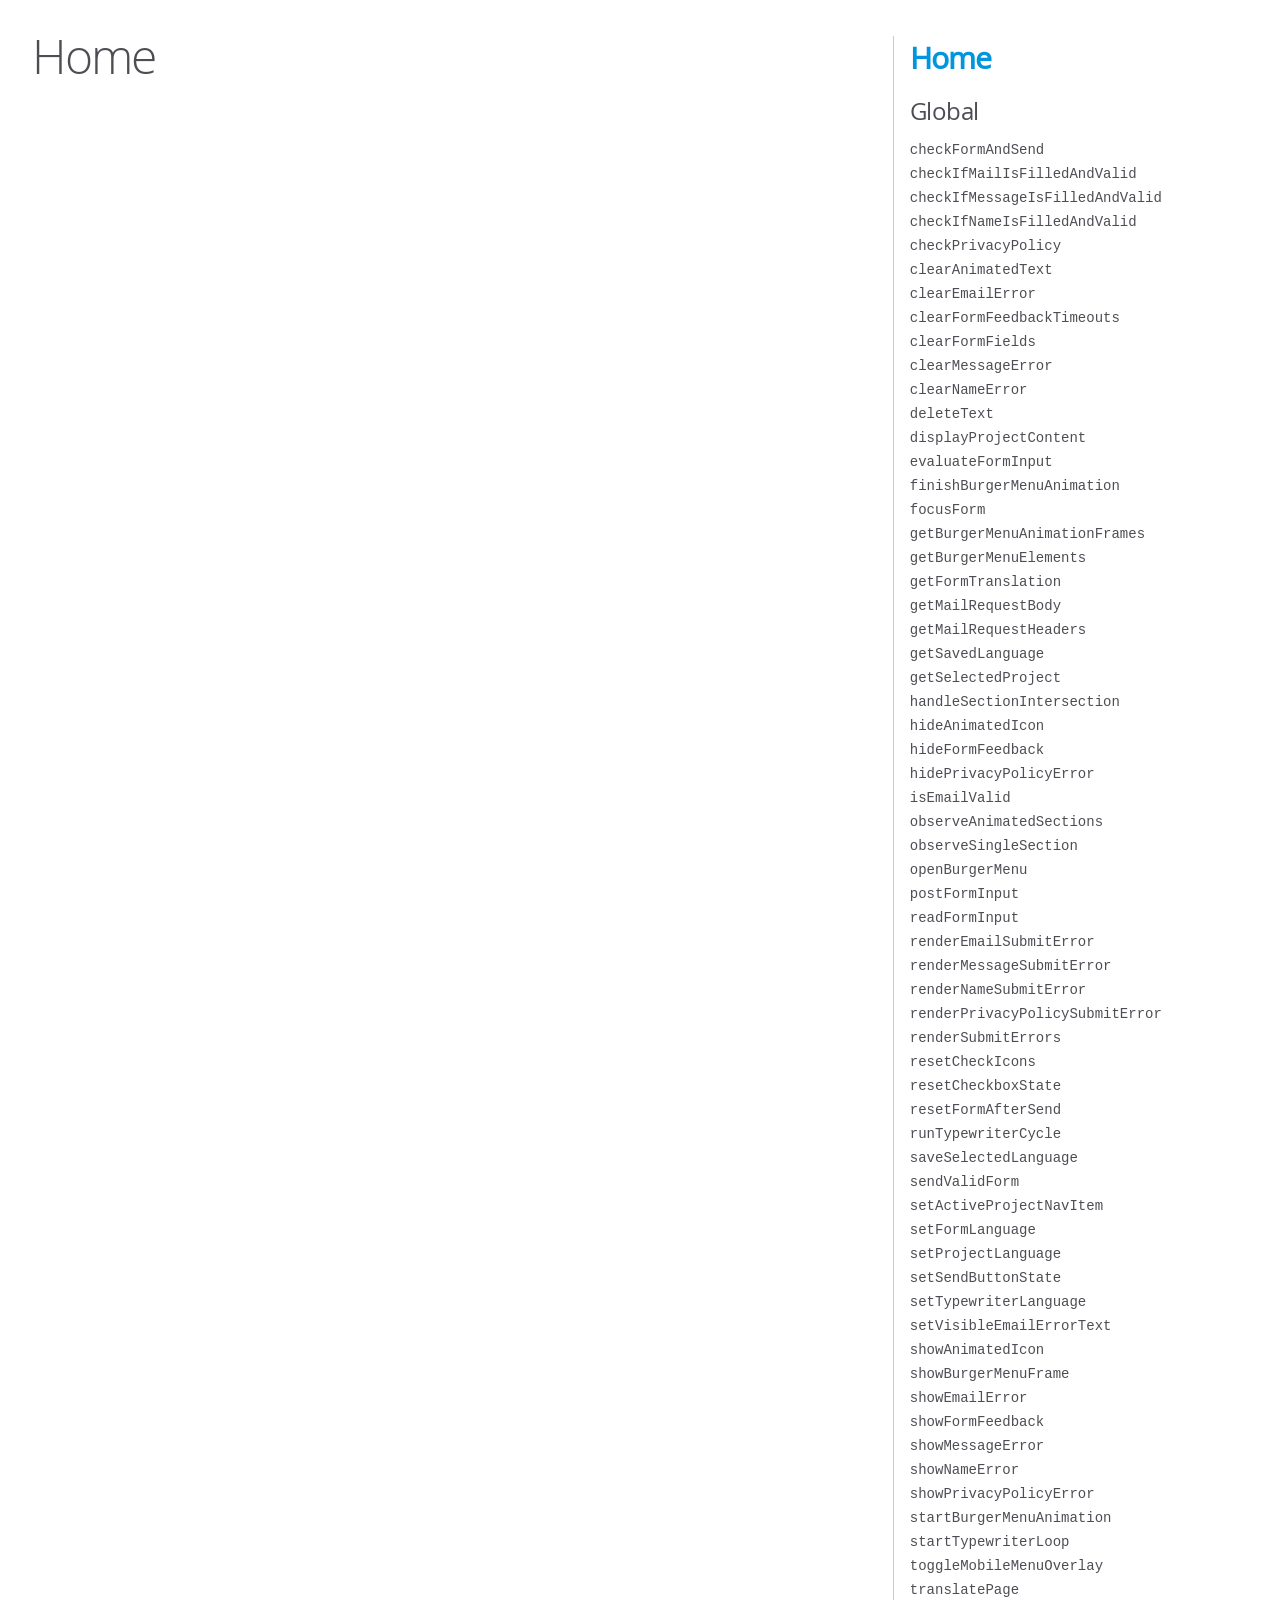
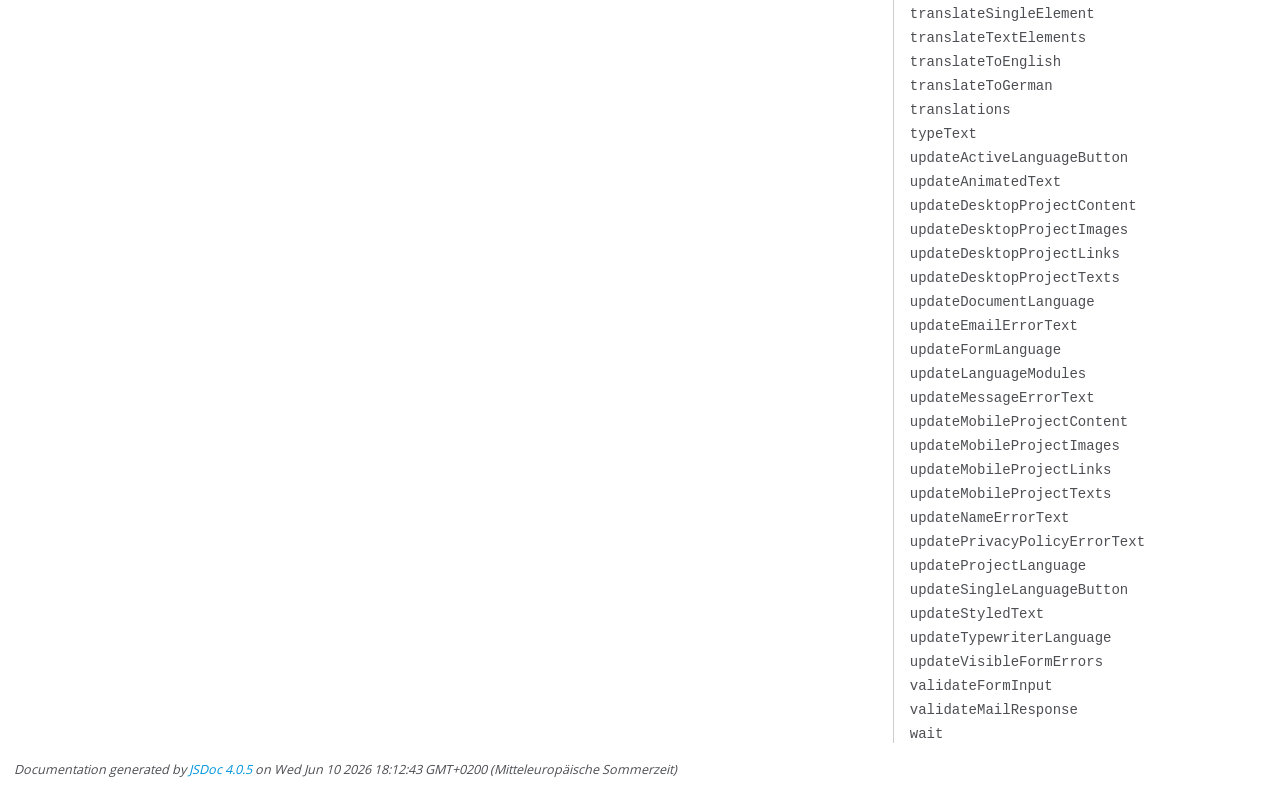
<file: out/index.html>
<!DOCTYPE html>
<html lang="en">
<head>
    <meta charset="utf-8">
    <title>JSDoc: Home</title>

    <script src="scripts/prettify/prettify.js"> </script>
    <script src="scripts/prettify/lang-css.js"> </script>
    <!--[if lt IE 9]>
      <script src="//html5shiv.googlecode.com/svn/trunk/html5.js"></script>
    <![endif]-->
    <link type="text/css" rel="stylesheet" href="styles/prettify-tomorrow.css">
    <link type="text/css" rel="stylesheet" href="styles/jsdoc-default.css">
</head>

<body>

<div id="main">

    <h1 class="page-title">Home</h1>

    



    


    <h3> </h3>










    









</div>

<nav>
    <h2><a href="index.html">Home</a></h2><h3>Global</h3><ul><li><a href="global.html#checkFormAndSend">checkFormAndSend</a></li><li><a href="global.html#checkIfMailIsFilledAndValid">checkIfMailIsFilledAndValid</a></li><li><a href="global.html#checkIfMessageIsFilledAndValid">checkIfMessageIsFilledAndValid</a></li><li><a href="global.html#checkIfNameIsFilledAndValid">checkIfNameIsFilledAndValid</a></li><li><a href="global.html#checkPrivacyPolicy">checkPrivacyPolicy</a></li><li><a href="global.html#clearAnimatedText">clearAnimatedText</a></li><li><a href="global.html#clearEmailError">clearEmailError</a></li><li><a href="global.html#clearFormFeedbackTimeouts">clearFormFeedbackTimeouts</a></li><li><a href="global.html#clearFormFields">clearFormFields</a></li><li><a href="global.html#clearMessageError">clearMessageError</a></li><li><a href="global.html#clearNameError">clearNameError</a></li><li><a href="global.html#deleteText">deleteText</a></li><li><a href="global.html#displayProjectContent">displayProjectContent</a></li><li><a href="global.html#evaluateFormInput">evaluateFormInput</a></li><li><a href="global.html#finishBurgerMenuAnimation">finishBurgerMenuAnimation</a></li><li><a href="global.html#focusForm">focusForm</a></li><li><a href="global.html#getBurgerMenuAnimationFrames">getBurgerMenuAnimationFrames</a></li><li><a href="global.html#getBurgerMenuElements">getBurgerMenuElements</a></li><li><a href="global.html#getFormTranslation">getFormTranslation</a></li><li><a href="global.html#getMailRequestBody">getMailRequestBody</a></li><li><a href="global.html#getMailRequestHeaders">getMailRequestHeaders</a></li><li><a href="global.html#getSavedLanguage">getSavedLanguage</a></li><li><a href="global.html#getSelectedProject">getSelectedProject</a></li><li><a href="global.html#handleSectionIntersection">handleSectionIntersection</a></li><li><a href="global.html#hideAnimatedIcon">hideAnimatedIcon</a></li><li><a href="global.html#hideFormFeedback">hideFormFeedback</a></li><li><a href="global.html#hidePrivacyPolicyError">hidePrivacyPolicyError</a></li><li><a href="global.html#isEmailValid">isEmailValid</a></li><li><a href="global.html#observeAnimatedSections">observeAnimatedSections</a></li><li><a href="global.html#observeSingleSection">observeSingleSection</a></li><li><a href="global.html#openBurgerMenu">openBurgerMenu</a></li><li><a href="global.html#postFormInput">postFormInput</a></li><li><a href="global.html#readFormInput">readFormInput</a></li><li><a href="global.html#renderEmailSubmitError">renderEmailSubmitError</a></li><li><a href="global.html#renderMessageSubmitError">renderMessageSubmitError</a></li><li><a href="global.html#renderNameSubmitError">renderNameSubmitError</a></li><li><a href="global.html#renderPrivacyPolicySubmitError">renderPrivacyPolicySubmitError</a></li><li><a href="global.html#renderSubmitErrors">renderSubmitErrors</a></li><li><a href="global.html#resetCheckIcons">resetCheckIcons</a></li><li><a href="global.html#resetCheckboxState">resetCheckboxState</a></li><li><a href="global.html#resetFormAfterSend">resetFormAfterSend</a></li><li><a href="global.html#runTypewriterCycle">runTypewriterCycle</a></li><li><a href="global.html#saveSelectedLanguage">saveSelectedLanguage</a></li><li><a href="global.html#sendValidForm">sendValidForm</a></li><li><a href="global.html#setActiveProjectNavItem">setActiveProjectNavItem</a></li><li><a href="global.html#setFormLanguage">setFormLanguage</a></li><li><a href="global.html#setProjectLanguage">setProjectLanguage</a></li><li><a href="global.html#setSendButtonState">setSendButtonState</a></li><li><a href="global.html#setTypewriterLanguage">setTypewriterLanguage</a></li><li><a href="global.html#setVisibleEmailErrorText">setVisibleEmailErrorText</a></li><li><a href="global.html#showAnimatedIcon">showAnimatedIcon</a></li><li><a href="global.html#showBurgerMenuFrame">showBurgerMenuFrame</a></li><li><a href="global.html#showEmailError">showEmailError</a></li><li><a href="global.html#showFormFeedback">showFormFeedback</a></li><li><a href="global.html#showMessageError">showMessageError</a></li><li><a href="global.html#showNameError">showNameError</a></li><li><a href="global.html#showPrivacyPolicyError">showPrivacyPolicyError</a></li><li><a href="global.html#startBurgerMenuAnimation">startBurgerMenuAnimation</a></li><li><a href="global.html#startTypewriterLoop">startTypewriterLoop</a></li><li><a href="global.html#toggleMobileMenuOverlay">toggleMobileMenuOverlay</a></li><li><a href="global.html#translatePage">translatePage</a></li><li><a href="global.html#translateSingleElement">translateSingleElement</a></li><li><a href="global.html#translateTextElements">translateTextElements</a></li><li><a href="global.html#translateToEnglish">translateToEnglish</a></li><li><a href="global.html#translateToGerman">translateToGerman</a></li><li><a href="global.html#translations">translations</a></li><li><a href="global.html#typeText">typeText</a></li><li><a href="global.html#updateActiveLanguageButton">updateActiveLanguageButton</a></li><li><a href="global.html#updateAnimatedText">updateAnimatedText</a></li><li><a href="global.html#updateDesktopProjectContent">updateDesktopProjectContent</a></li><li><a href="global.html#updateDesktopProjectImages">updateDesktopProjectImages</a></li><li><a href="global.html#updateDesktopProjectLinks">updateDesktopProjectLinks</a></li><li><a href="global.html#updateDesktopProjectTexts">updateDesktopProjectTexts</a></li><li><a href="global.html#updateDocumentLanguage">updateDocumentLanguage</a></li><li><a href="global.html#updateEmailErrorText">updateEmailErrorText</a></li><li><a href="global.html#updateFormLanguage">updateFormLanguage</a></li><li><a href="global.html#updateLanguageModules">updateLanguageModules</a></li><li><a href="global.html#updateMessageErrorText">updateMessageErrorText</a></li><li><a href="global.html#updateMobileProjectContent">updateMobileProjectContent</a></li><li><a href="global.html#updateMobileProjectImages">updateMobileProjectImages</a></li><li><a href="global.html#updateMobileProjectLinks">updateMobileProjectLinks</a></li><li><a href="global.html#updateMobileProjectTexts">updateMobileProjectTexts</a></li><li><a href="global.html#updateNameErrorText">updateNameErrorText</a></li><li><a href="global.html#updatePrivacyPolicyErrorText">updatePrivacyPolicyErrorText</a></li><li><a href="global.html#updateProjectLanguage">updateProjectLanguage</a></li><li><a href="global.html#updateSingleLanguageButton">updateSingleLanguageButton</a></li><li><a href="global.html#updateStyledText">updateStyledText</a></li><li><a href="global.html#updateTypewriterLanguage">updateTypewriterLanguage</a></li><li><a href="global.html#updateVisibleFormErrors">updateVisibleFormErrors</a></li><li><a href="global.html#validateFormInput">validateFormInput</a></li><li><a href="global.html#validateMailResponse">validateMailResponse</a></li><li><a href="global.html#wait">wait</a></li></ul>
</nav>

<br class="clear">

<footer>
    Documentation generated by <a href="https://github.com/jsdoc/jsdoc">JSDoc 4.0.5</a> on Wed Jun 10 2026 18:12:43 GMT+0200 (Mitteleuropäische Sommerzeit)
</footer>

<script> prettyPrint(); </script>
<script src="scripts/linenumber.js"> </script>
</body>
</html>
</file>
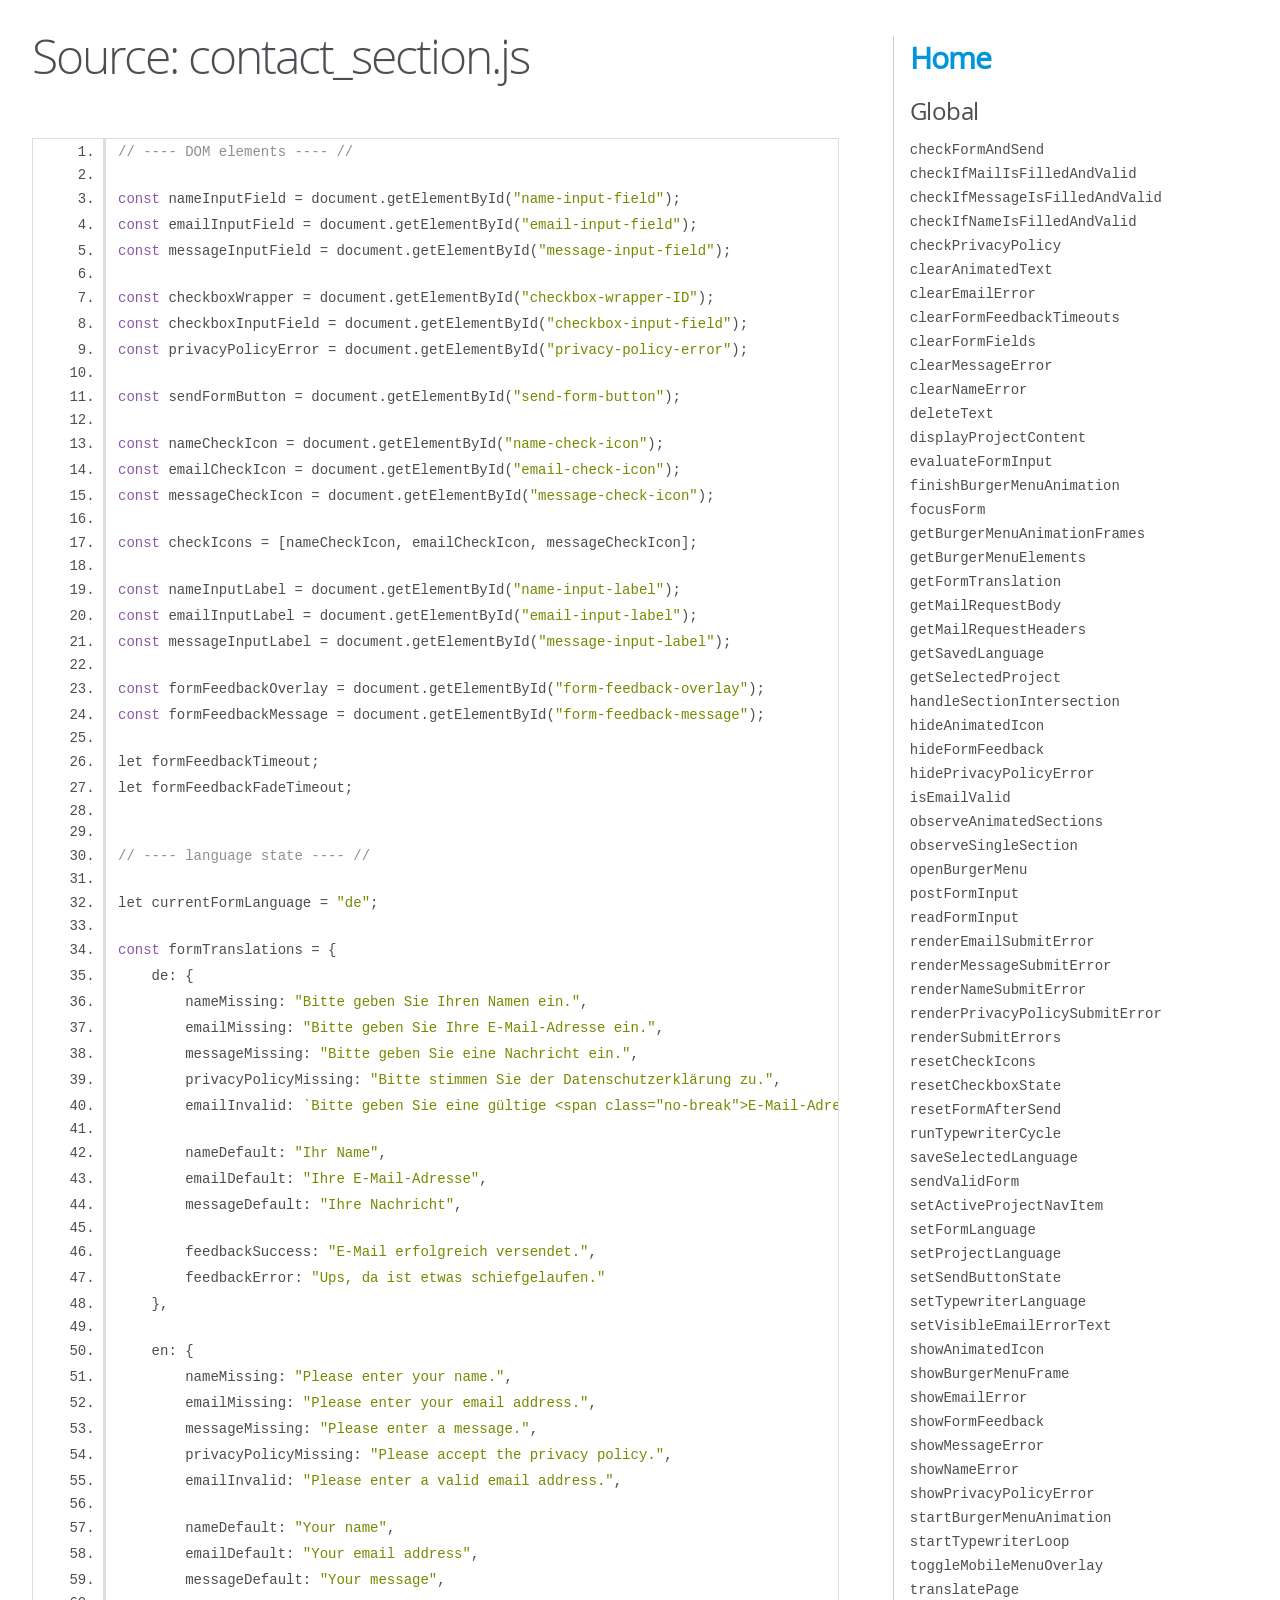
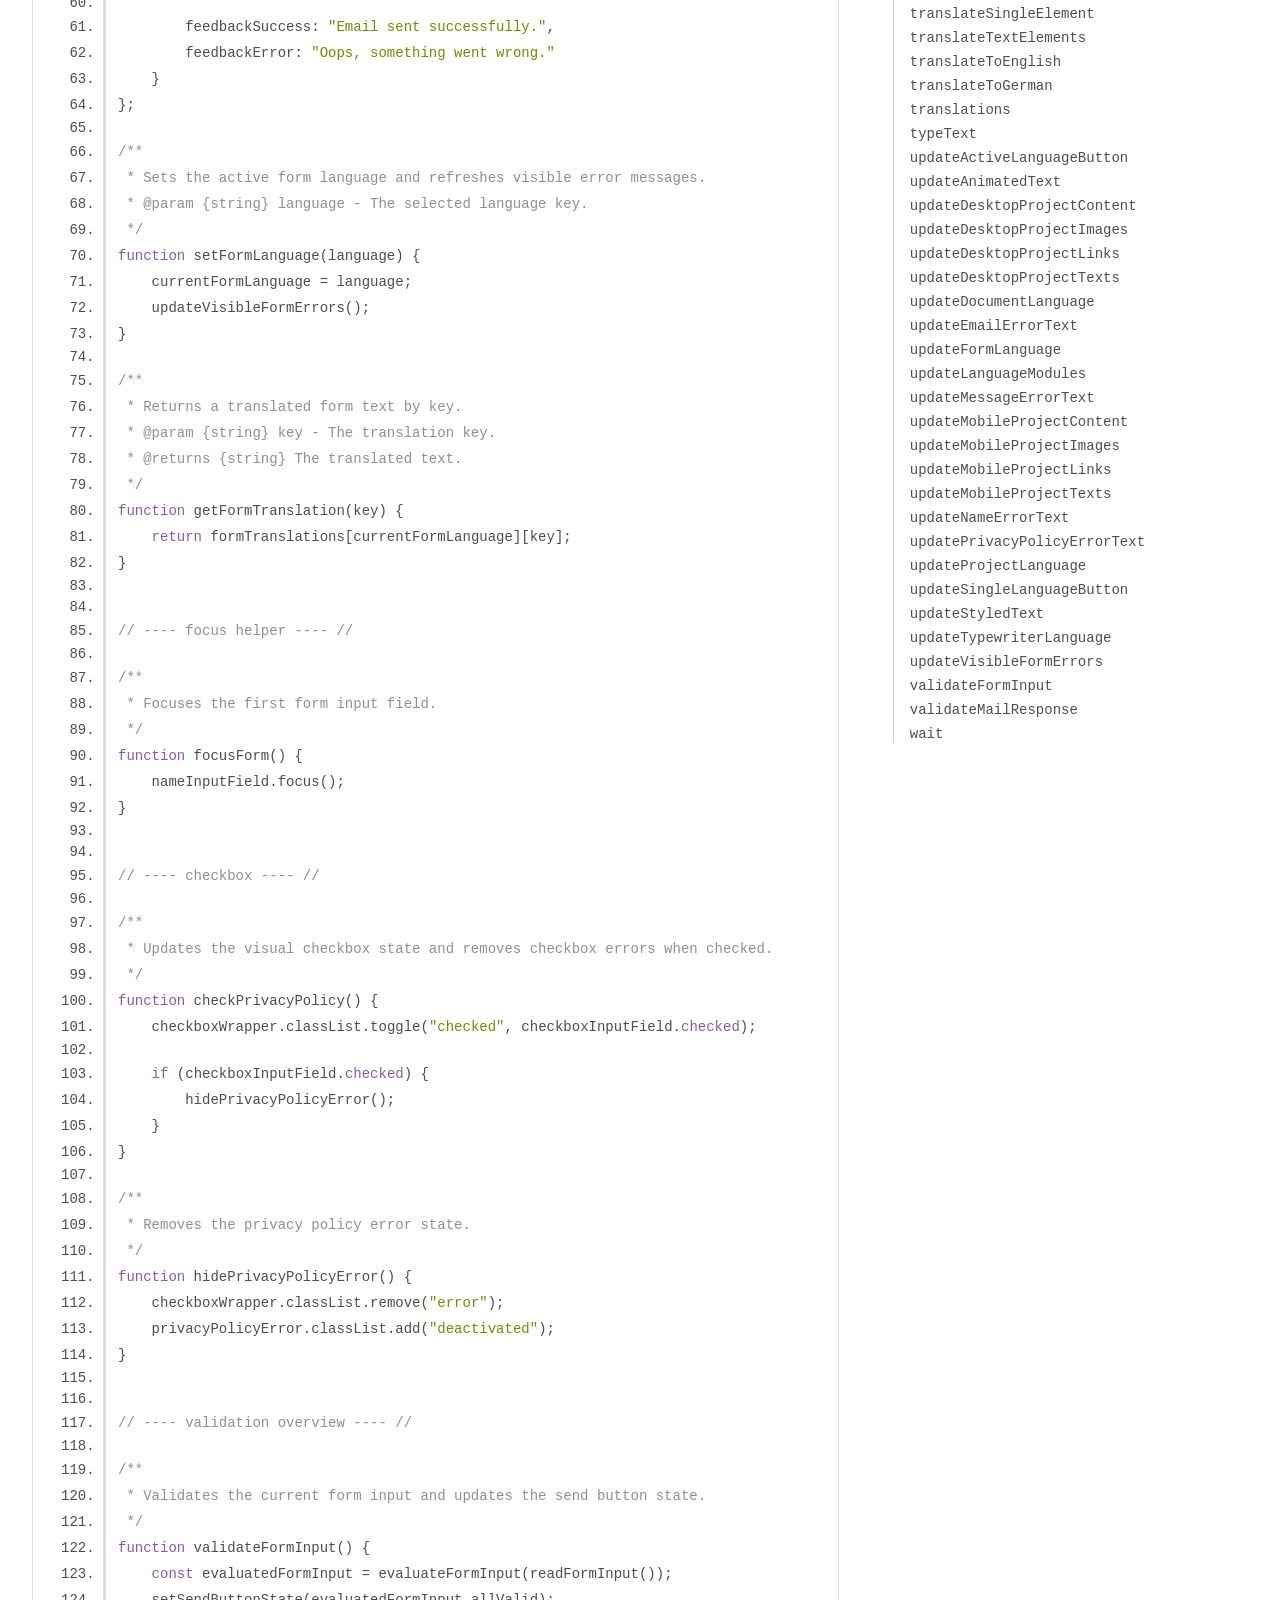
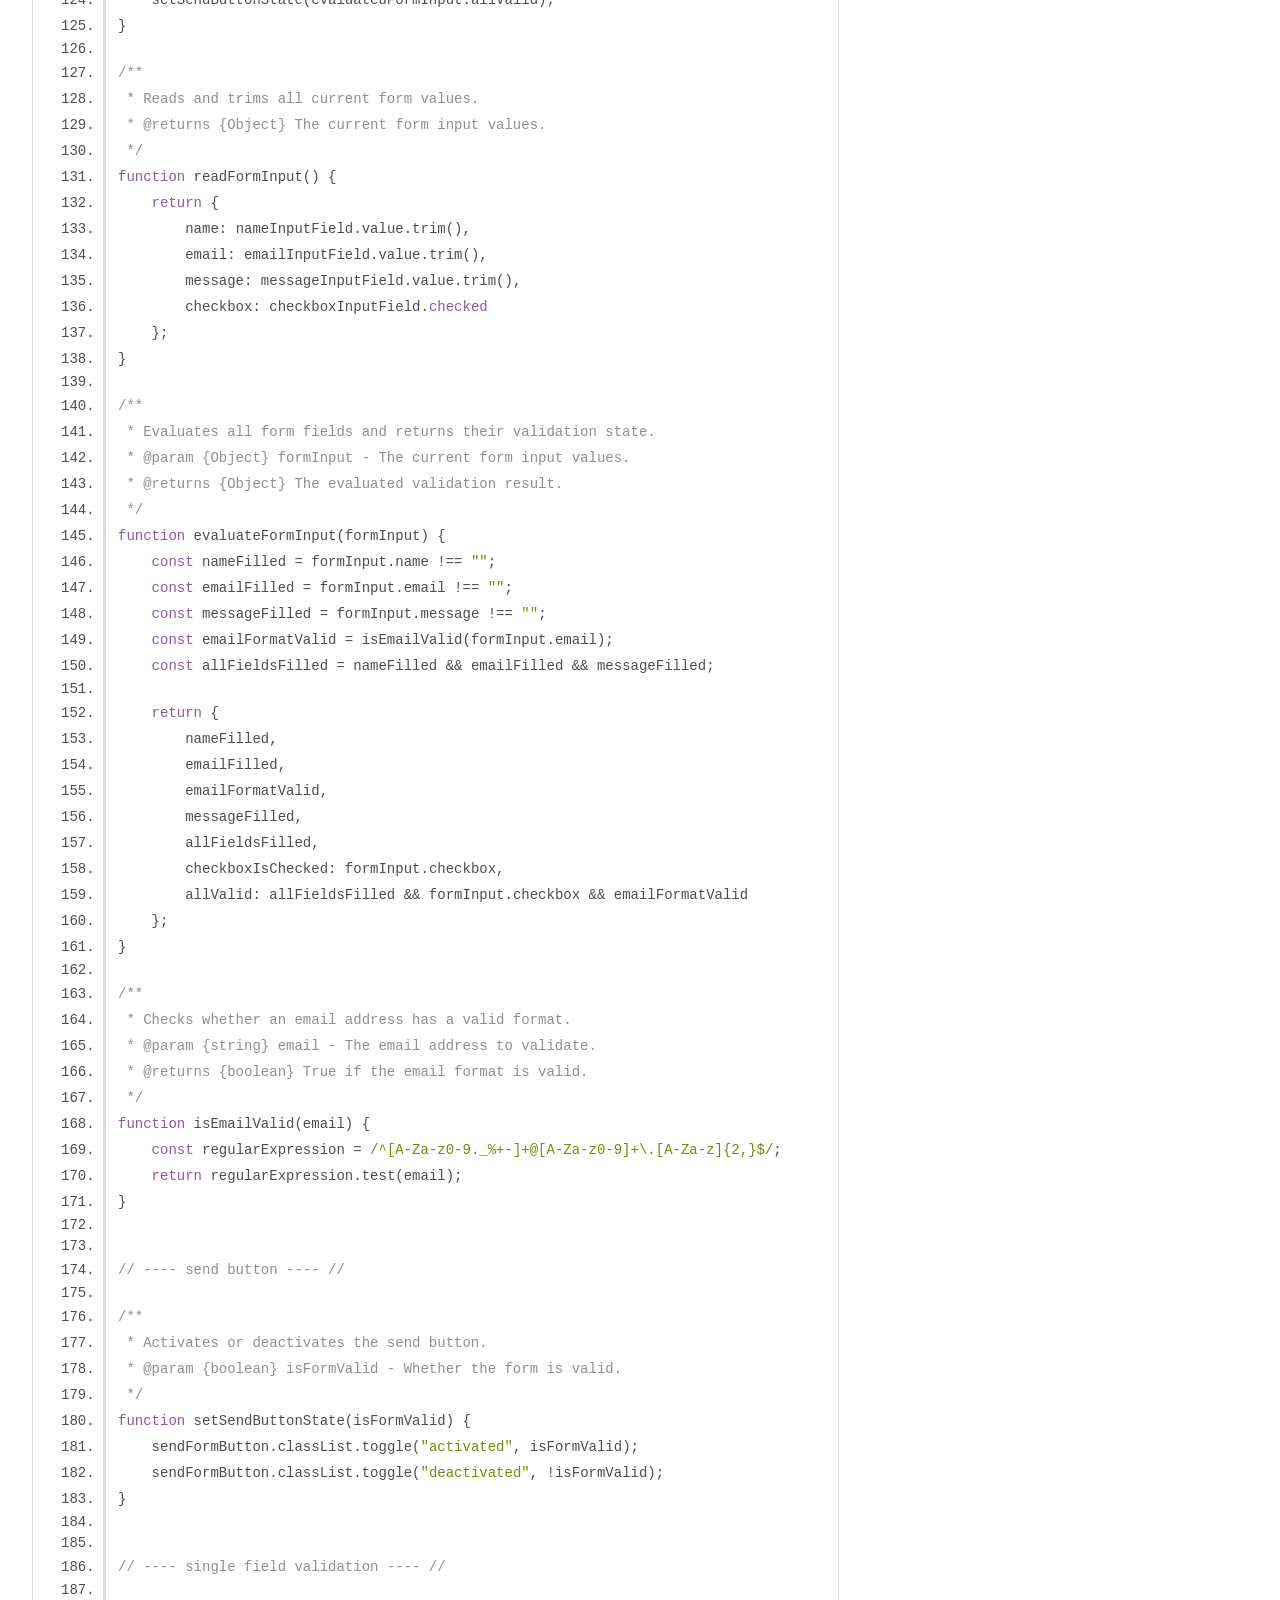
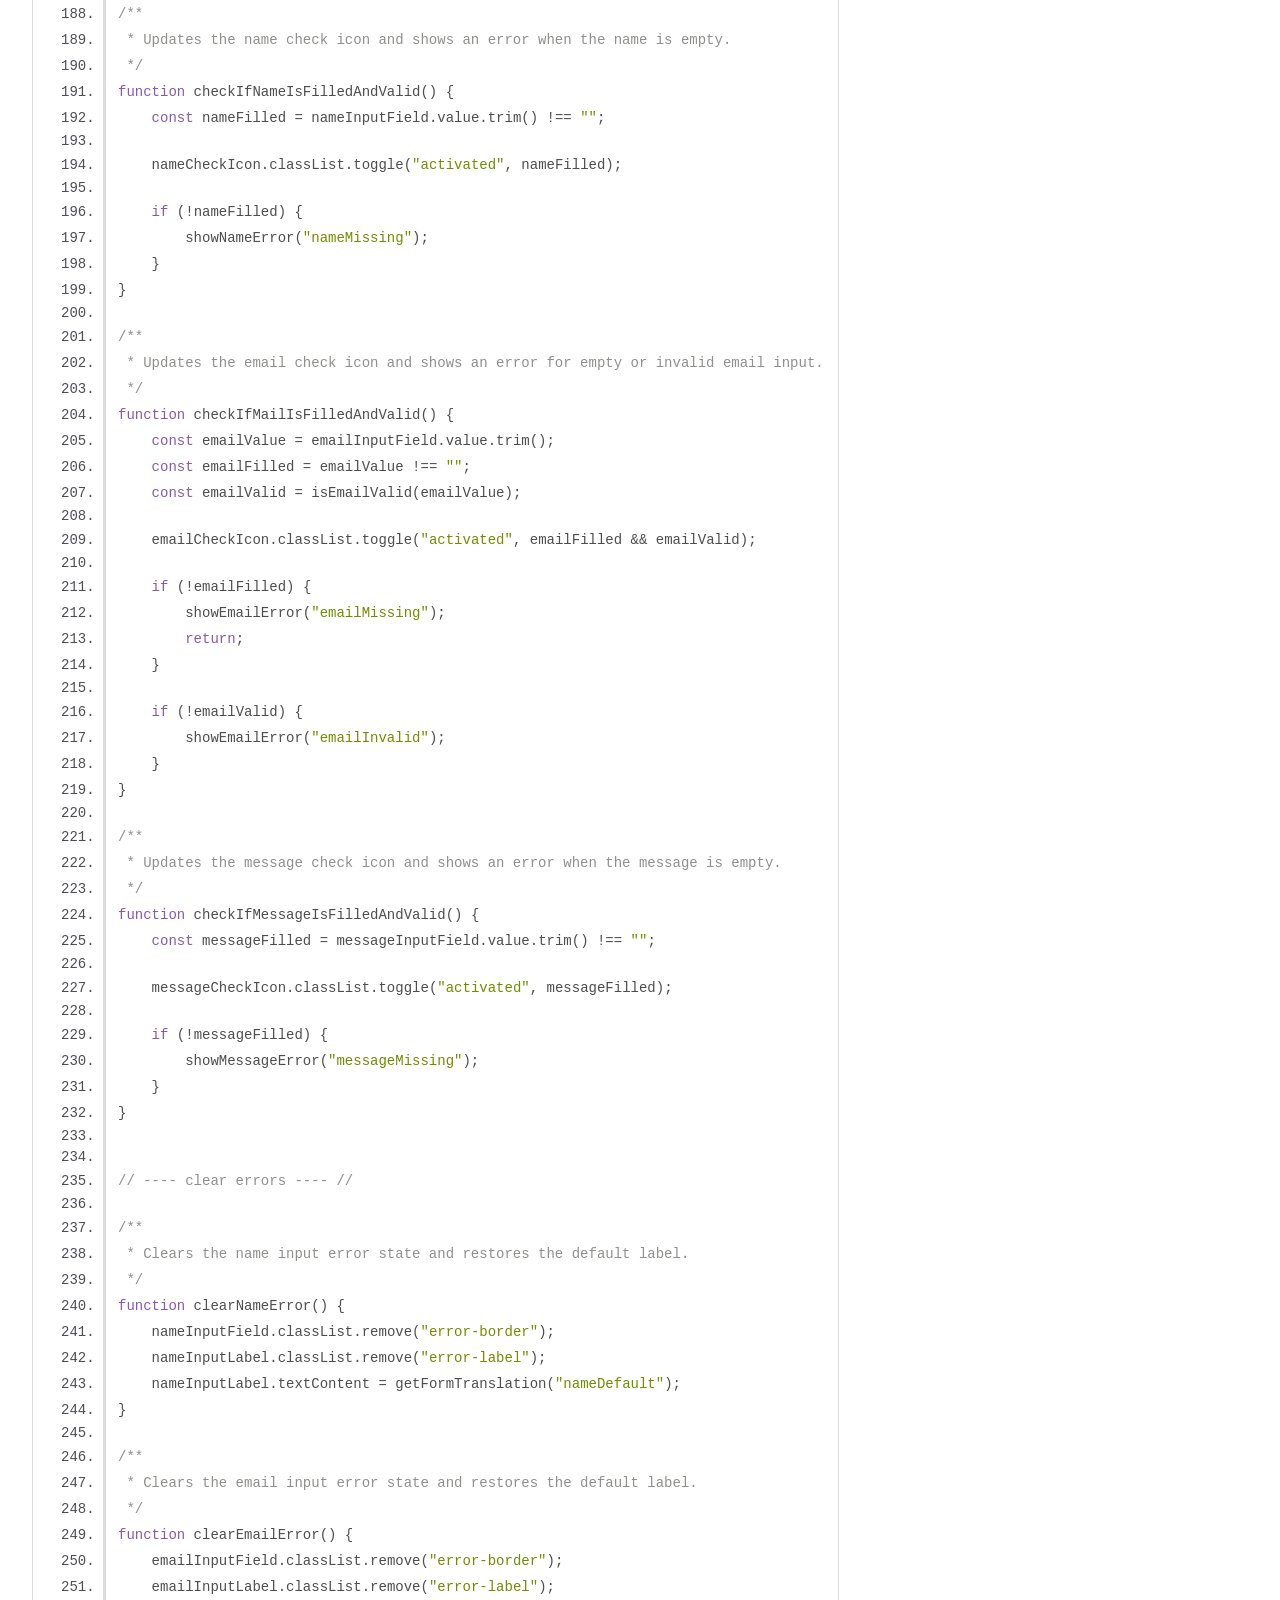
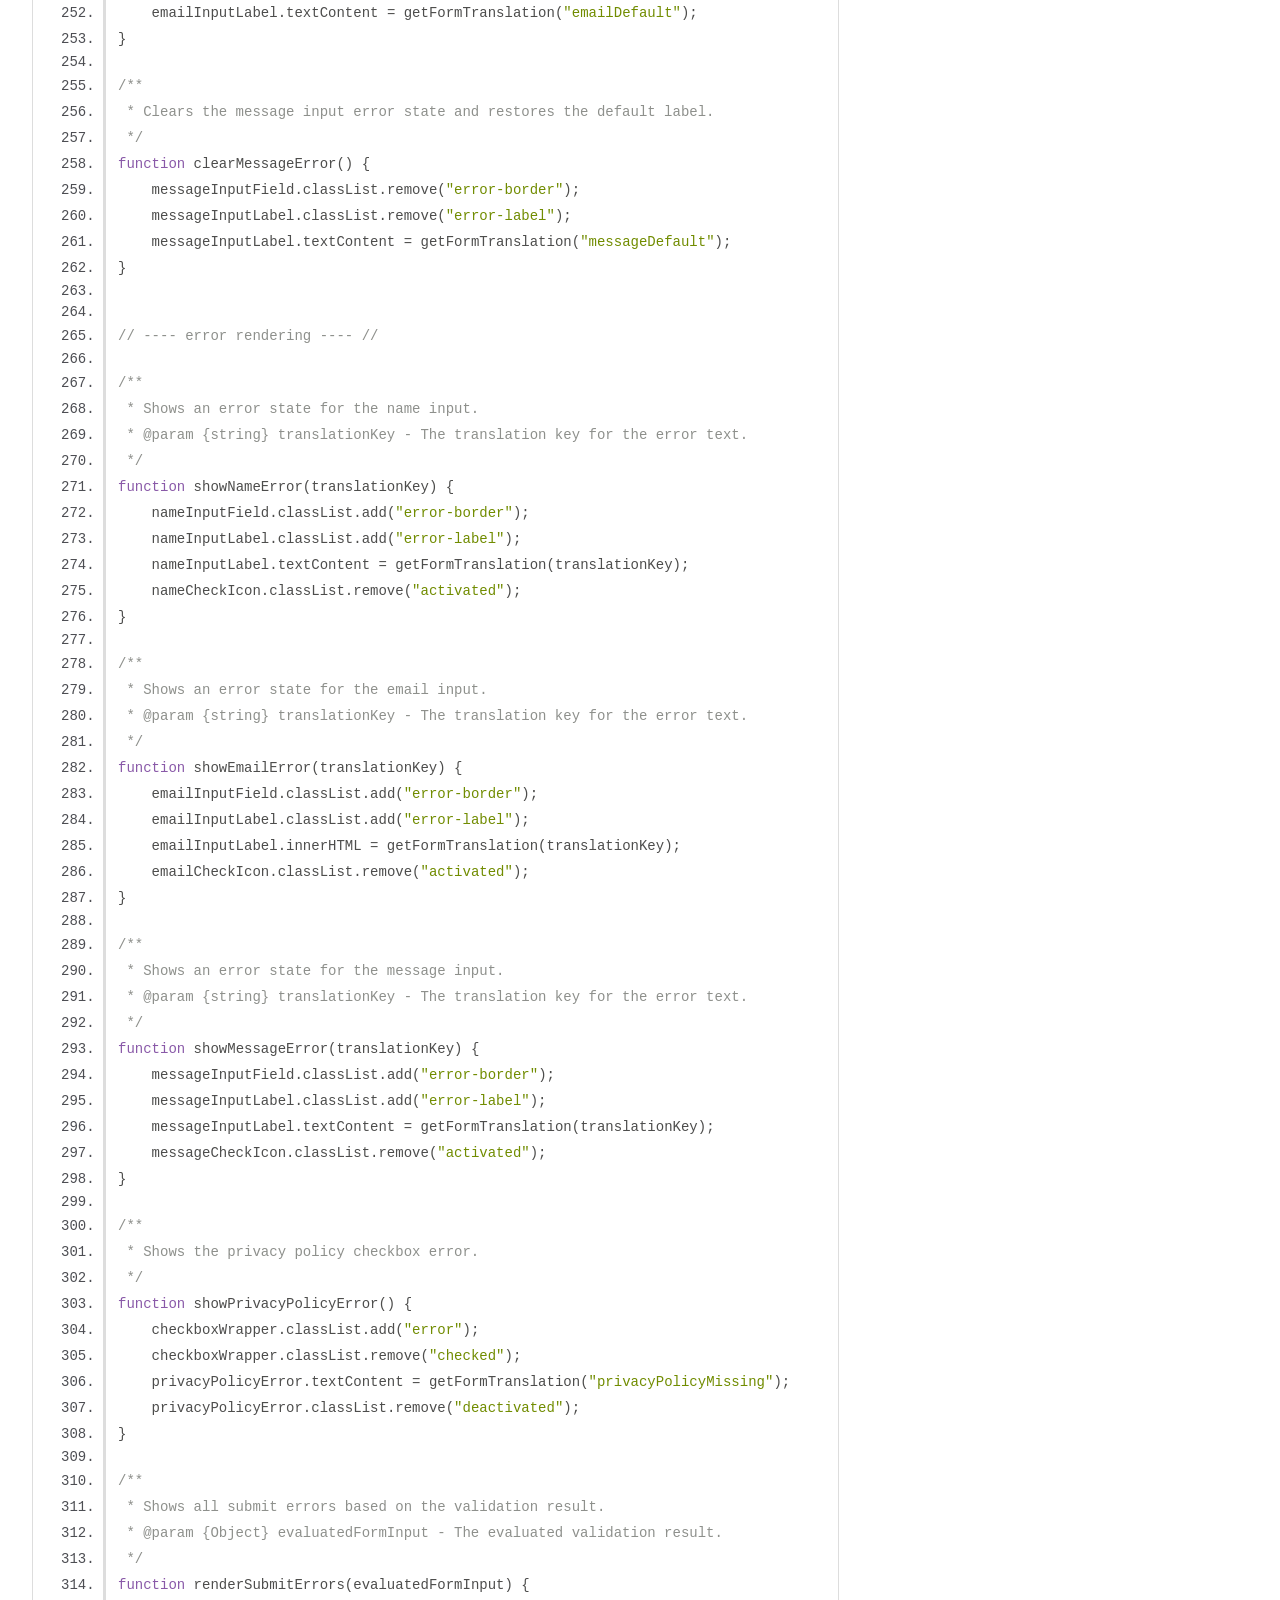
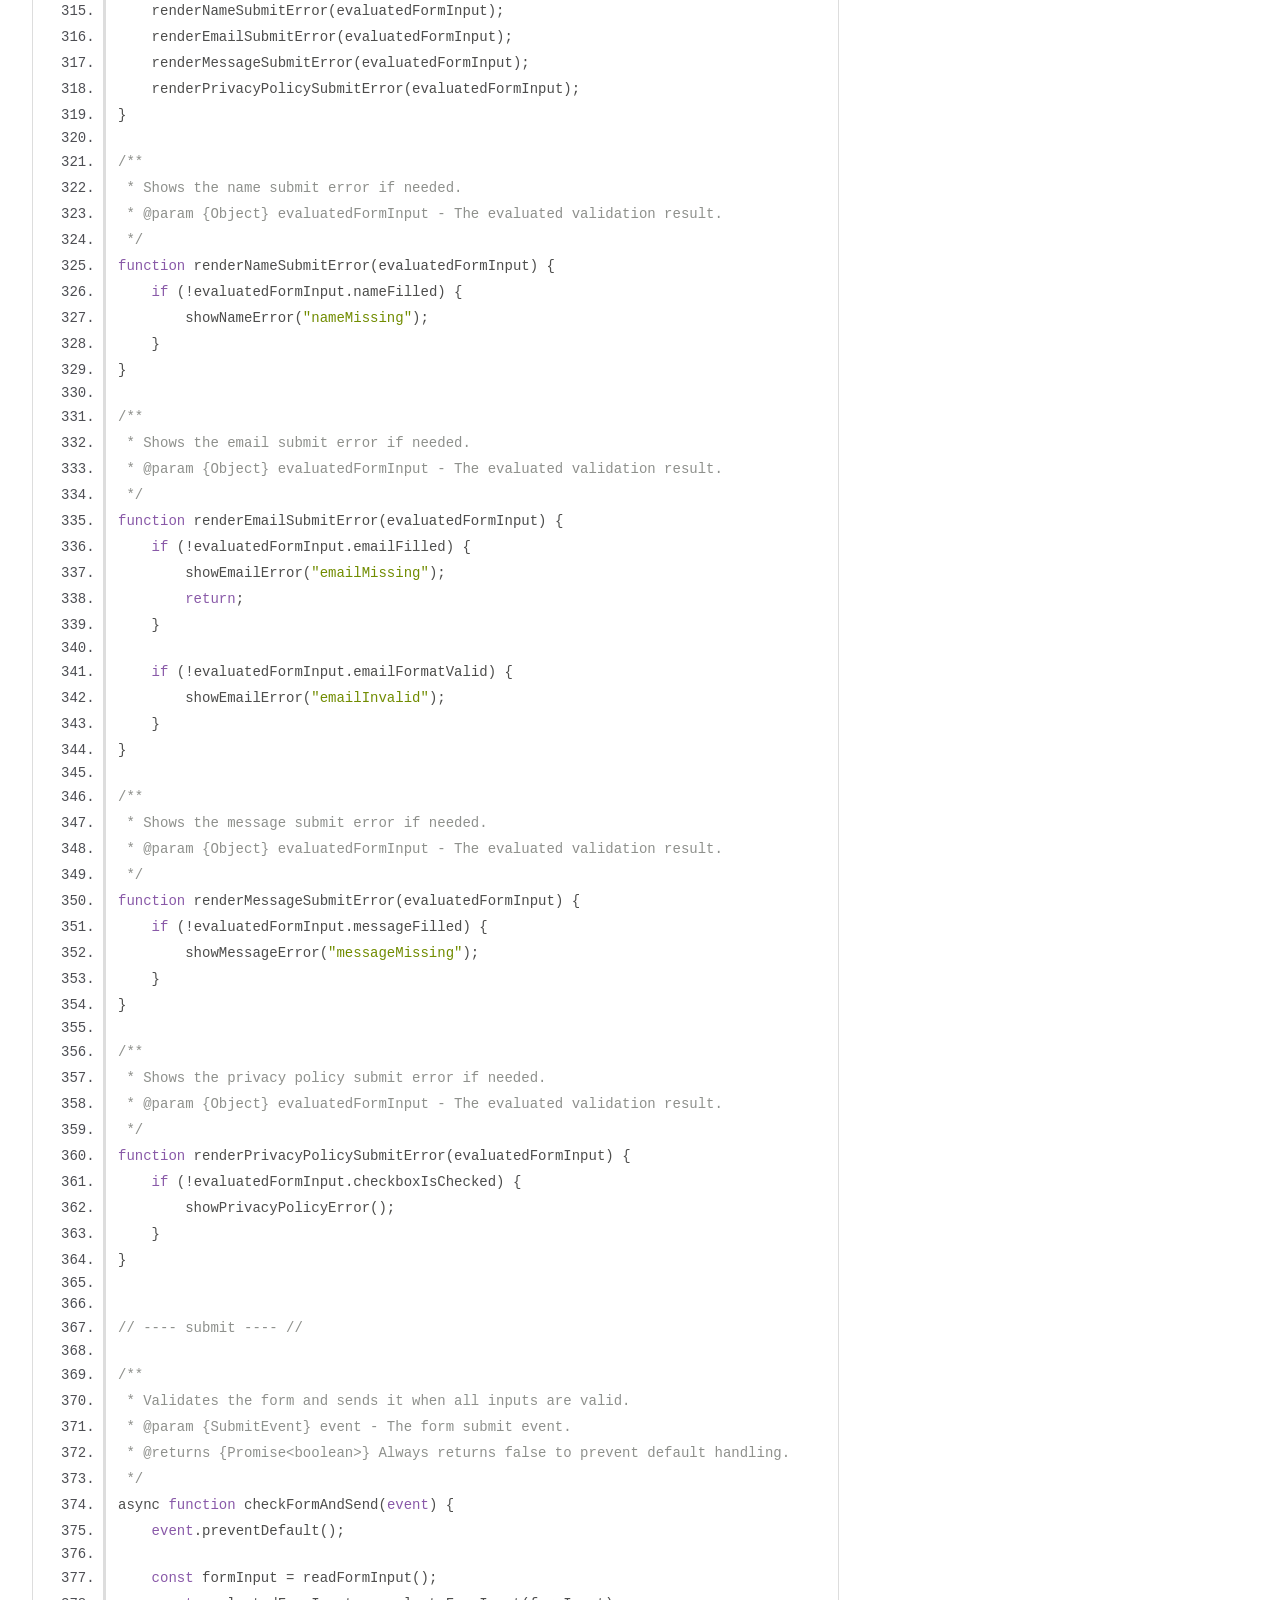
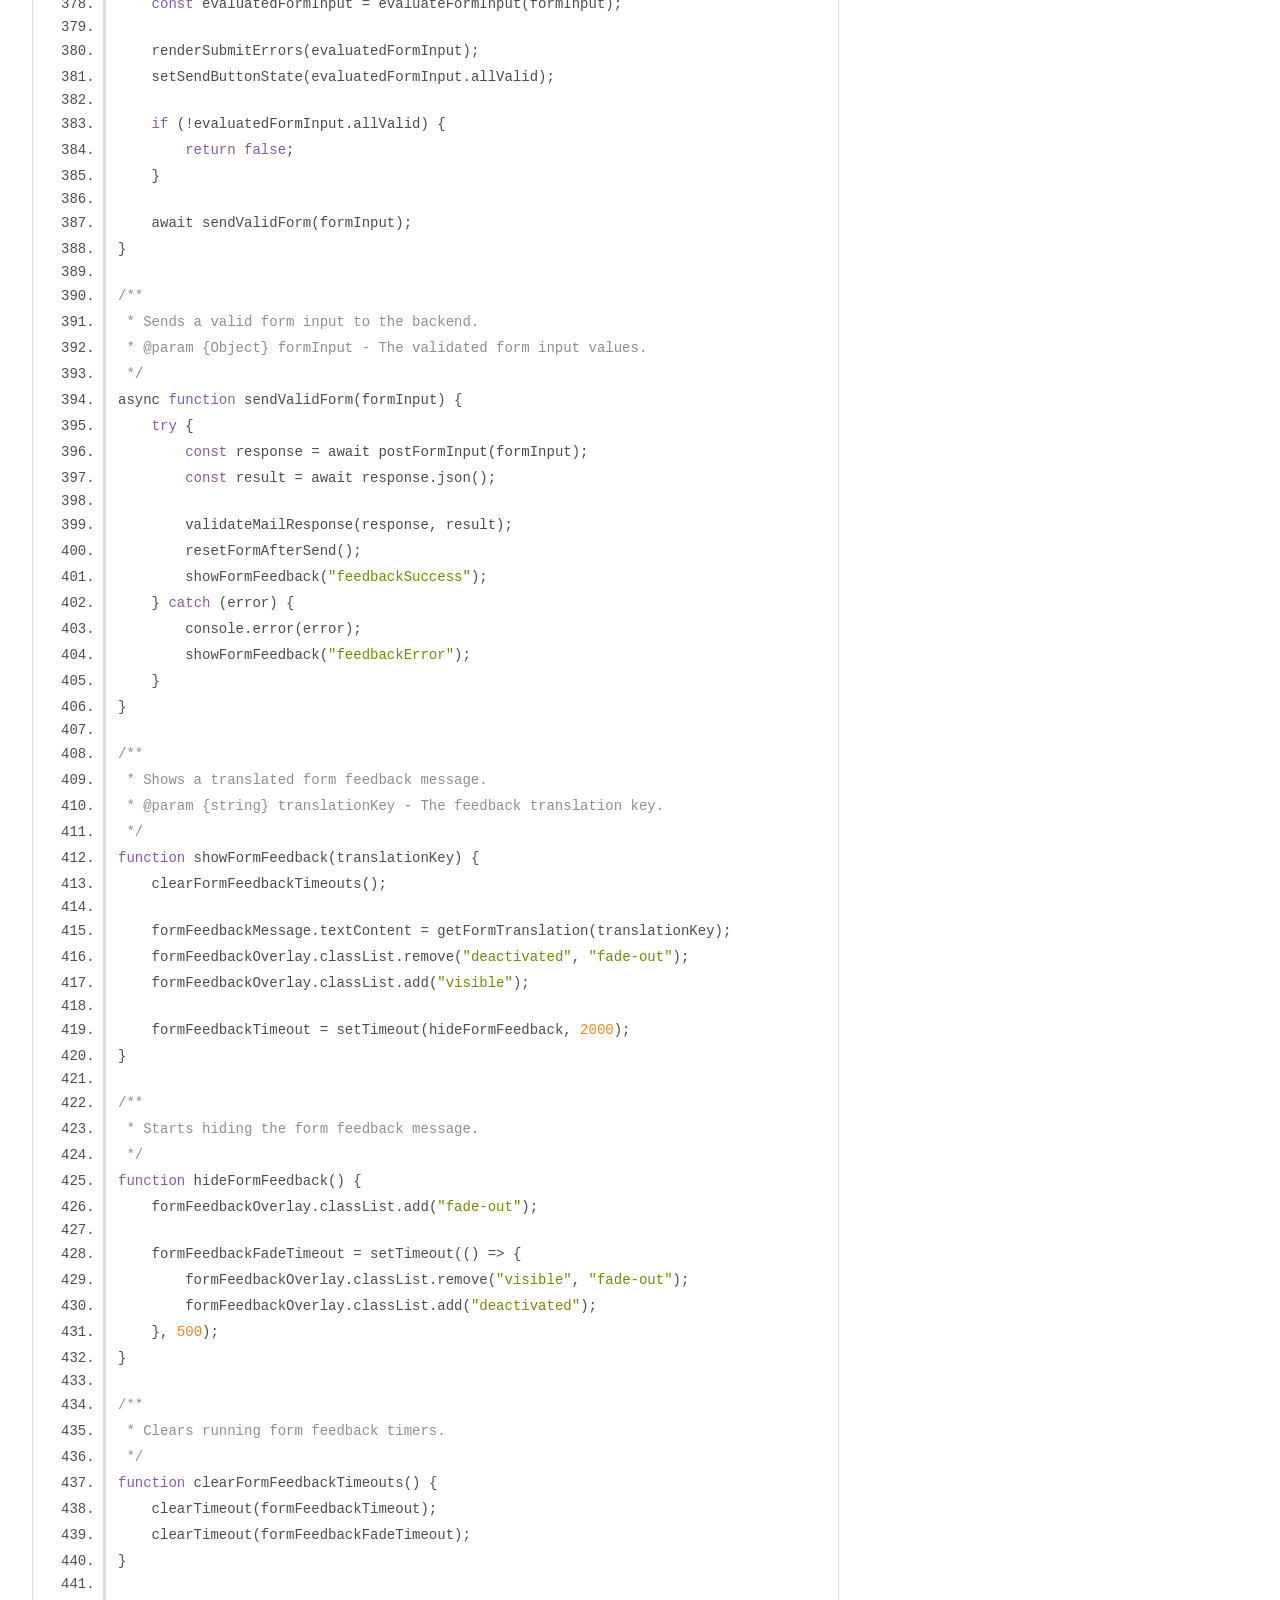
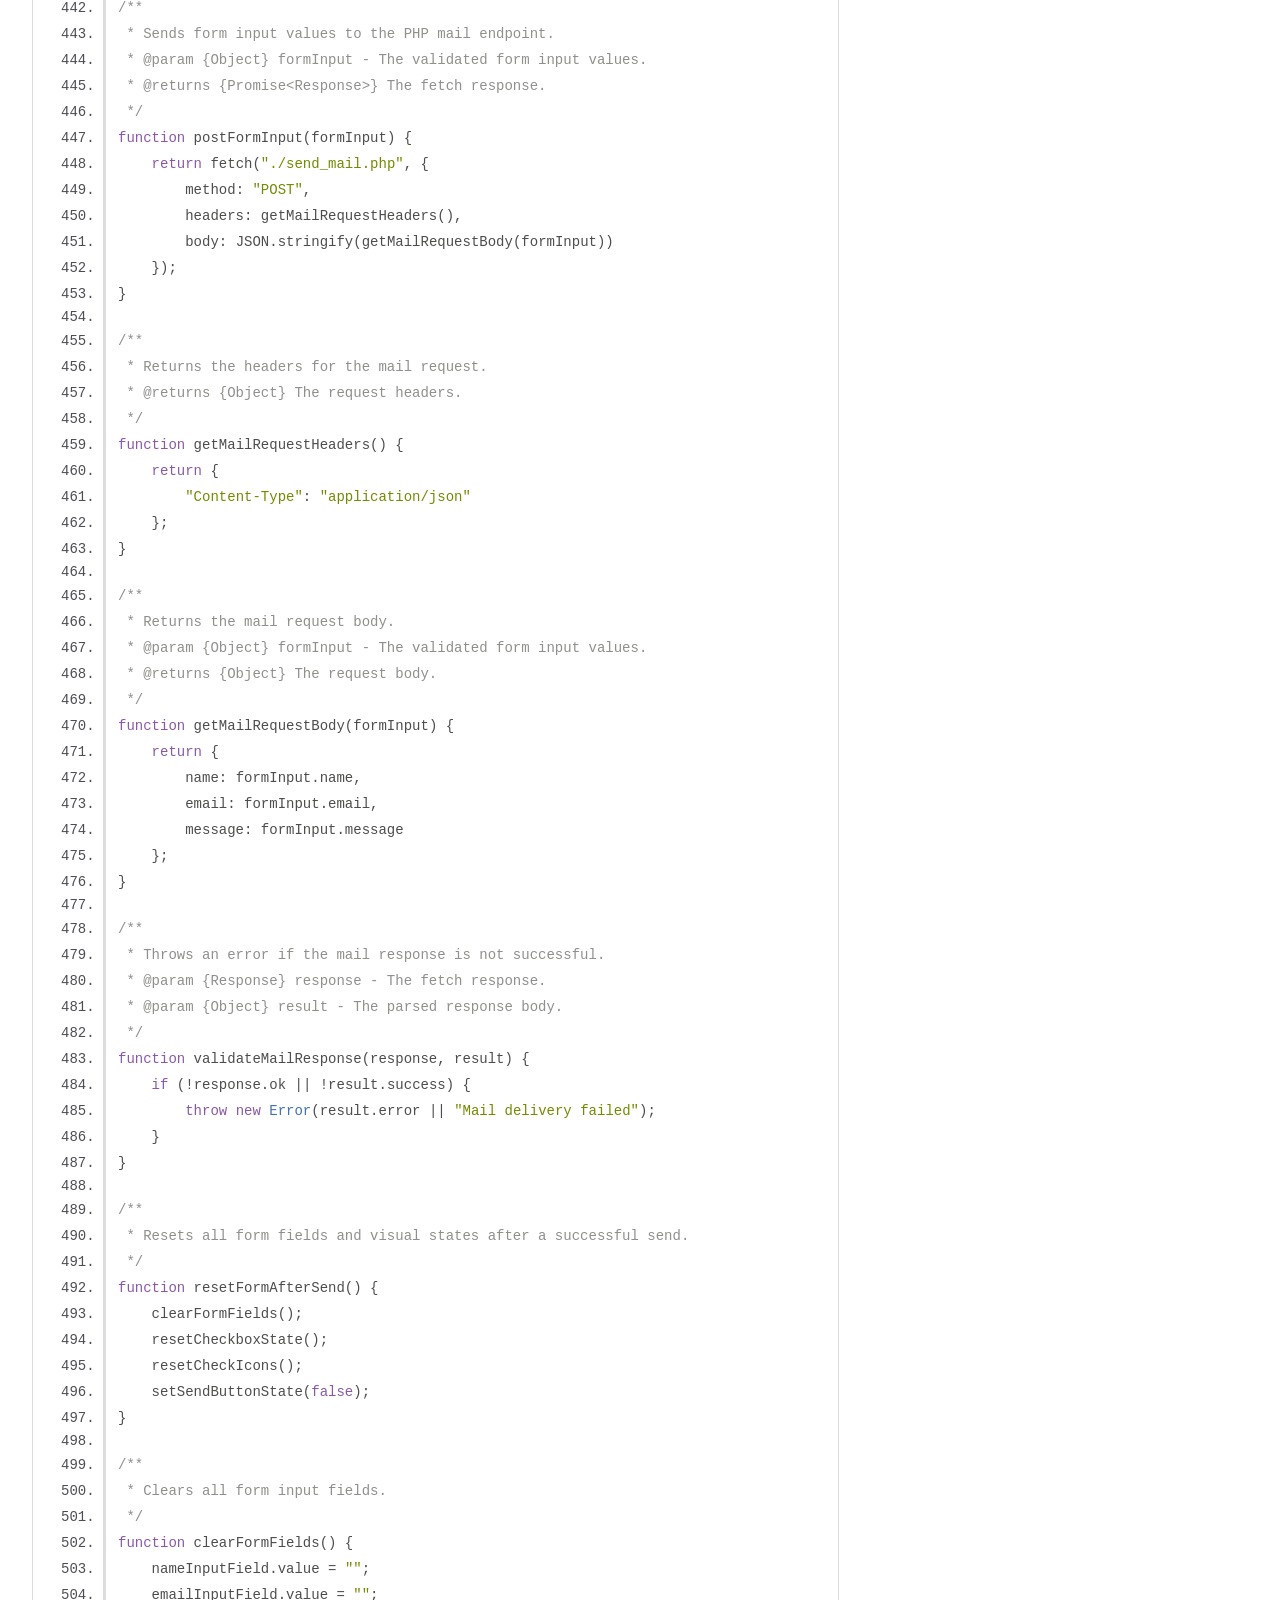
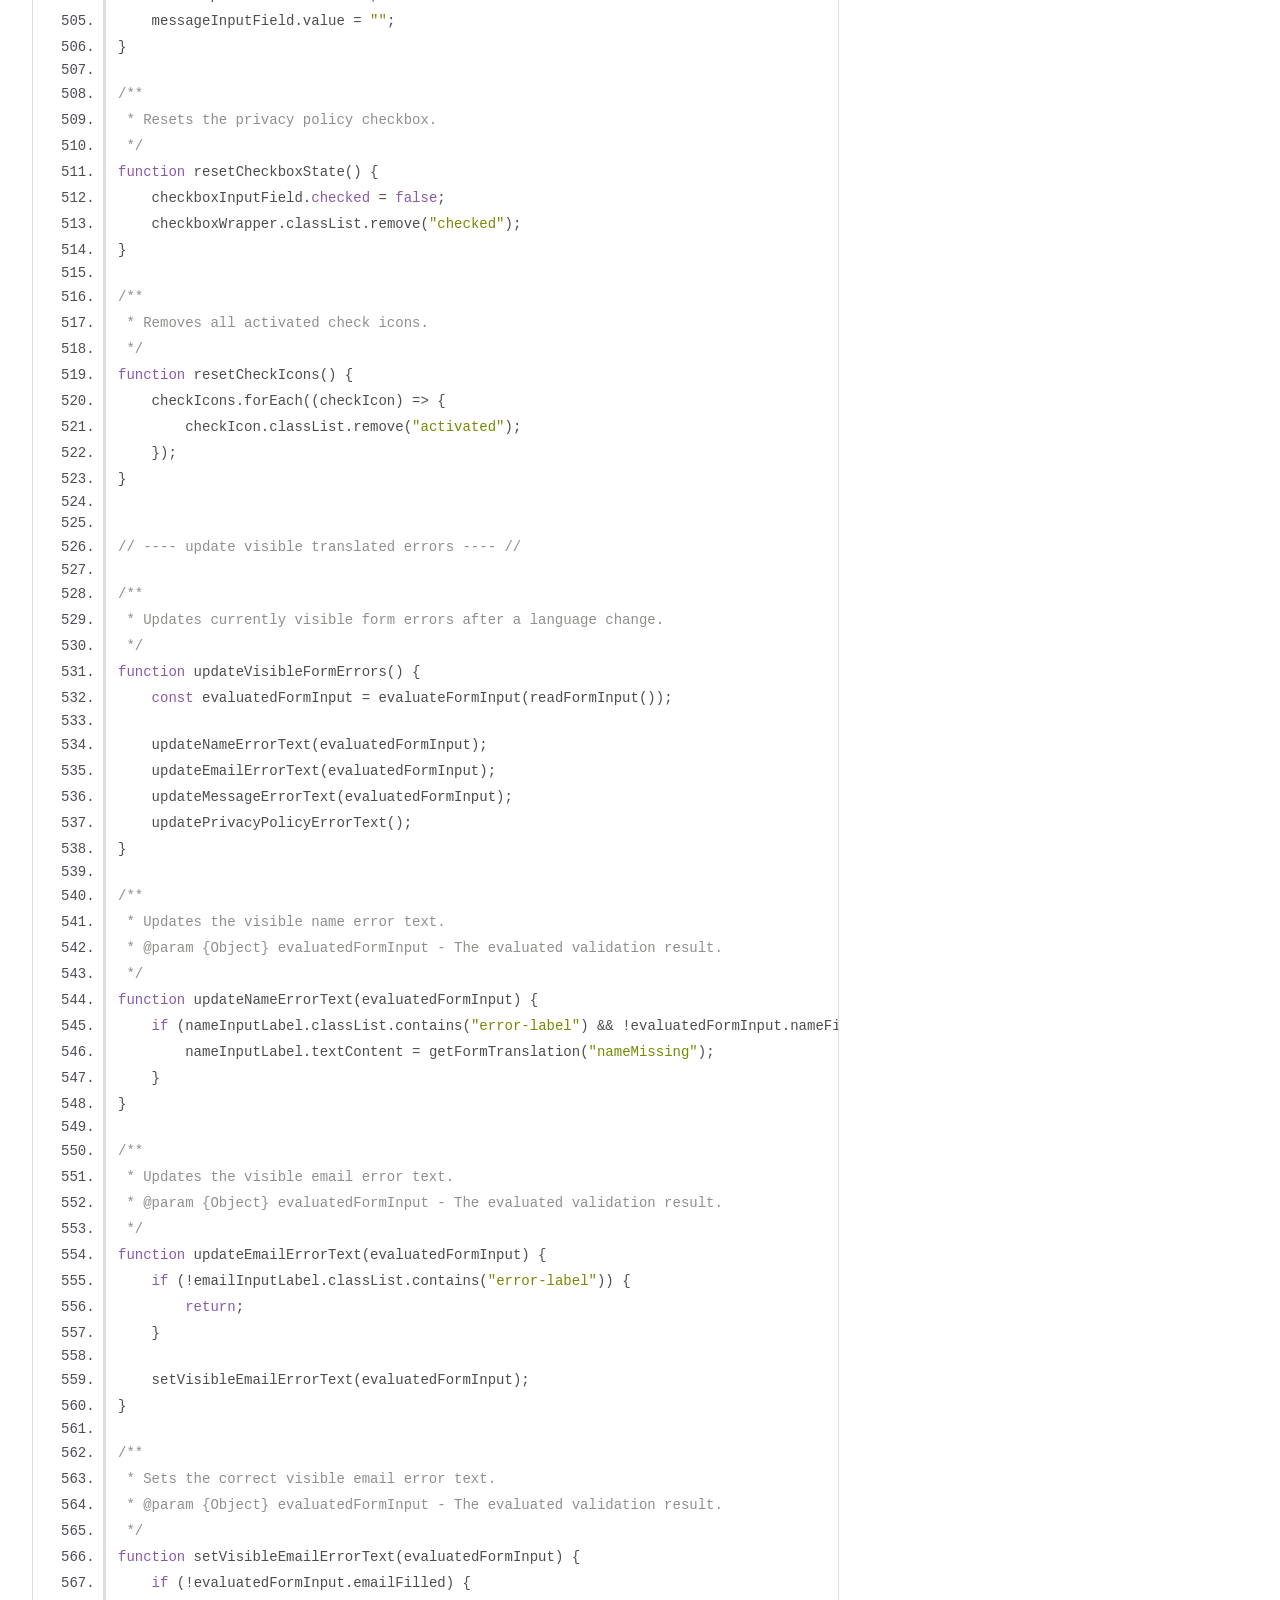
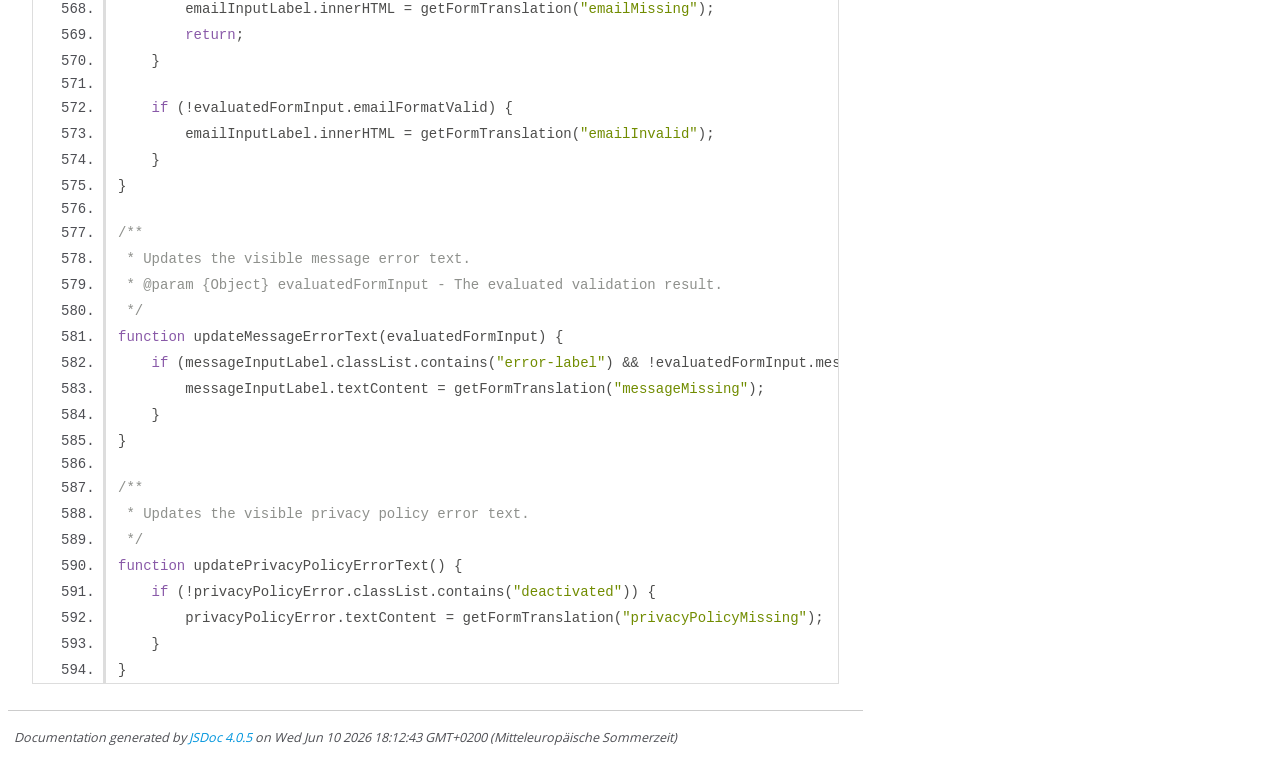
<file: out/contact_section.js.html>
<!DOCTYPE html>
<html lang="en">
<head>
    <meta charset="utf-8">
    <title>JSDoc: Source: contact_section.js</title>

    <script src="scripts/prettify/prettify.js"> </script>
    <script src="scripts/prettify/lang-css.js"> </script>
    <!--[if lt IE 9]>
      <script src="//html5shiv.googlecode.com/svn/trunk/html5.js"></script>
    <![endif]-->
    <link type="text/css" rel="stylesheet" href="styles/prettify-tomorrow.css">
    <link type="text/css" rel="stylesheet" href="styles/jsdoc-default.css">
</head>

<body>

<div id="main">

    <h1 class="page-title">Source: contact_section.js</h1>

    



    
    <section>
        <article>
            <pre class="prettyprint source linenums"><code>// ---- DOM elements ---- //

const nameInputField = document.getElementById("name-input-field");
const emailInputField = document.getElementById("email-input-field");
const messageInputField = document.getElementById("message-input-field");

const checkboxWrapper = document.getElementById("checkbox-wrapper-ID");
const checkboxInputField = document.getElementById("checkbox-input-field");
const privacyPolicyError = document.getElementById("privacy-policy-error");

const sendFormButton = document.getElementById("send-form-button");

const nameCheckIcon = document.getElementById("name-check-icon");
const emailCheckIcon = document.getElementById("email-check-icon");
const messageCheckIcon = document.getElementById("message-check-icon");

const checkIcons = [nameCheckIcon, emailCheckIcon, messageCheckIcon];

const nameInputLabel = document.getElementById("name-input-label");
const emailInputLabel = document.getElementById("email-input-label");
const messageInputLabel = document.getElementById("message-input-label");

const formFeedbackOverlay = document.getElementById("form-feedback-overlay");
const formFeedbackMessage = document.getElementById("form-feedback-message");

let formFeedbackTimeout;
let formFeedbackFadeTimeout;


// ---- language state ---- //

let currentFormLanguage = "de";

const formTranslations = {
    de: {
        nameMissing: "Bitte geben Sie Ihren Namen ein.",
        emailMissing: "Bitte geben Sie Ihre E-Mail-Adresse ein.",
        messageMissing: "Bitte geben Sie eine Nachricht ein.",
        privacyPolicyMissing: "Bitte stimmen Sie der Datenschutzerklärung zu.",
        emailInvalid: `Bitte geben Sie eine gültige &lt;span class="no-break">E-Mail-Adresse&lt;/span> ein.`,

        nameDefault: "Ihr Name",
        emailDefault: "Ihre E-Mail-Adresse",
        messageDefault: "Ihre Nachricht",

        feedbackSuccess: "E-Mail erfolgreich versendet.",
        feedbackError: "Ups, da ist etwas schiefgelaufen."
    },

    en: {
        nameMissing: "Please enter your name.",
        emailMissing: "Please enter your email address.",
        messageMissing: "Please enter a message.",
        privacyPolicyMissing: "Please accept the privacy policy.",
        emailInvalid: "Please enter a valid email address.",

        nameDefault: "Your name",
        emailDefault: "Your email address",
        messageDefault: "Your message",

        feedbackSuccess: "Email sent successfully.",
        feedbackError: "Oops, something went wrong."
    }
};

/**
 * Sets the active form language and refreshes visible error messages.
 * @param {string} language - The selected language key.
 */
function setFormLanguage(language) {
    currentFormLanguage = language;
    updateVisibleFormErrors();
}

/**
 * Returns a translated form text by key.
 * @param {string} key - The translation key.
 * @returns {string} The translated text.
 */
function getFormTranslation(key) {
    return formTranslations[currentFormLanguage][key];
}


// ---- focus helper ---- //

/**
 * Focuses the first form input field.
 */
function focusForm() {
    nameInputField.focus();
}


// ---- checkbox ---- //

/**
 * Updates the visual checkbox state and removes checkbox errors when checked.
 */
function checkPrivacyPolicy() {
    checkboxWrapper.classList.toggle("checked", checkboxInputField.checked);

    if (checkboxInputField.checked) {
        hidePrivacyPolicyError();
    }
}

/**
 * Removes the privacy policy error state.
 */
function hidePrivacyPolicyError() {
    checkboxWrapper.classList.remove("error");
    privacyPolicyError.classList.add("deactivated");
}


// ---- validation overview ---- //

/**
 * Validates the current form input and updates the send button state.
 */
function validateFormInput() {
    const evaluatedFormInput = evaluateFormInput(readFormInput());
    setSendButtonState(evaluatedFormInput.allValid);
}

/**
 * Reads and trims all current form values.
 * @returns {Object} The current form input values.
 */
function readFormInput() {
    return {
        name: nameInputField.value.trim(),
        email: emailInputField.value.trim(),
        message: messageInputField.value.trim(),
        checkbox: checkboxInputField.checked
    };
}

/**
 * Evaluates all form fields and returns their validation state.
 * @param {Object} formInput - The current form input values.
 * @returns {Object} The evaluated validation result.
 */
function evaluateFormInput(formInput) {
    const nameFilled = formInput.name !== "";
    const emailFilled = formInput.email !== "";
    const messageFilled = formInput.message !== "";
    const emailFormatValid = isEmailValid(formInput.email);
    const allFieldsFilled = nameFilled &amp;&amp; emailFilled &amp;&amp; messageFilled;

    return {
        nameFilled,
        emailFilled,
        emailFormatValid,
        messageFilled,
        allFieldsFilled,
        checkboxIsChecked: formInput.checkbox,
        allValid: allFieldsFilled &amp;&amp; formInput.checkbox &amp;&amp; emailFormatValid
    };
}

/**
 * Checks whether an email address has a valid format.
 * @param {string} email - The email address to validate.
 * @returns {boolean} True if the email format is valid.
 */
function isEmailValid(email) {
    const regularExpression = /^[A-Za-z0-9._%+-]+@[A-Za-z0-9]+\.[A-Za-z]{2,}$/;
    return regularExpression.test(email);
}


// ---- send button ---- //

/**
 * Activates or deactivates the send button.
 * @param {boolean} isFormValid - Whether the form is valid.
 */
function setSendButtonState(isFormValid) {
    sendFormButton.classList.toggle("activated", isFormValid);
    sendFormButton.classList.toggle("deactivated", !isFormValid);
}


// ---- single field validation ---- //

/**
 * Updates the name check icon and shows an error when the name is empty.
 */
function checkIfNameIsFilledAndValid() {
    const nameFilled = nameInputField.value.trim() !== "";

    nameCheckIcon.classList.toggle("activated", nameFilled);

    if (!nameFilled) {
        showNameError("nameMissing");
    }
}

/**
 * Updates the email check icon and shows an error for empty or invalid email input.
 */
function checkIfMailIsFilledAndValid() {
    const emailValue = emailInputField.value.trim();
    const emailFilled = emailValue !== "";
    const emailValid = isEmailValid(emailValue);

    emailCheckIcon.classList.toggle("activated", emailFilled &amp;&amp; emailValid);

    if (!emailFilled) {
        showEmailError("emailMissing");
        return;
    }

    if (!emailValid) {
        showEmailError("emailInvalid");
    }
}

/**
 * Updates the message check icon and shows an error when the message is empty.
 */
function checkIfMessageIsFilledAndValid() {
    const messageFilled = messageInputField.value.trim() !== "";

    messageCheckIcon.classList.toggle("activated", messageFilled);

    if (!messageFilled) {
        showMessageError("messageMissing");
    }
}


// ---- clear errors ---- //

/**
 * Clears the name input error state and restores the default label.
 */
function clearNameError() {
    nameInputField.classList.remove("error-border");
    nameInputLabel.classList.remove("error-label");
    nameInputLabel.textContent = getFormTranslation("nameDefault");
}

/**
 * Clears the email input error state and restores the default label.
 */
function clearEmailError() {
    emailInputField.classList.remove("error-border");
    emailInputLabel.classList.remove("error-label");
    emailInputLabel.textContent = getFormTranslation("emailDefault");
}

/**
 * Clears the message input error state and restores the default label.
 */
function clearMessageError() {
    messageInputField.classList.remove("error-border");
    messageInputLabel.classList.remove("error-label");
    messageInputLabel.textContent = getFormTranslation("messageDefault");
}


// ---- error rendering ---- //

/**
 * Shows an error state for the name input.
 * @param {string} translationKey - The translation key for the error text.
 */
function showNameError(translationKey) {
    nameInputField.classList.add("error-border");
    nameInputLabel.classList.add("error-label");
    nameInputLabel.textContent = getFormTranslation(translationKey);
    nameCheckIcon.classList.remove("activated");
}

/**
 * Shows an error state for the email input.
 * @param {string} translationKey - The translation key for the error text.
 */
function showEmailError(translationKey) {
    emailInputField.classList.add("error-border");
    emailInputLabel.classList.add("error-label");
    emailInputLabel.innerHTML = getFormTranslation(translationKey);
    emailCheckIcon.classList.remove("activated");
}

/**
 * Shows an error state for the message input.
 * @param {string} translationKey - The translation key for the error text.
 */
function showMessageError(translationKey) {
    messageInputField.classList.add("error-border");
    messageInputLabel.classList.add("error-label");
    messageInputLabel.textContent = getFormTranslation(translationKey);
    messageCheckIcon.classList.remove("activated");
}

/**
 * Shows the privacy policy checkbox error.
 */
function showPrivacyPolicyError() {
    checkboxWrapper.classList.add("error");
    checkboxWrapper.classList.remove("checked");
    privacyPolicyError.textContent = getFormTranslation("privacyPolicyMissing");
    privacyPolicyError.classList.remove("deactivated");
}

/**
 * Shows all submit errors based on the validation result.
 * @param {Object} evaluatedFormInput - The evaluated validation result.
 */
function renderSubmitErrors(evaluatedFormInput) {
    renderNameSubmitError(evaluatedFormInput);
    renderEmailSubmitError(evaluatedFormInput);
    renderMessageSubmitError(evaluatedFormInput);
    renderPrivacyPolicySubmitError(evaluatedFormInput);
}

/**
 * Shows the name submit error if needed.
 * @param {Object} evaluatedFormInput - The evaluated validation result.
 */
function renderNameSubmitError(evaluatedFormInput) {
    if (!evaluatedFormInput.nameFilled) {
        showNameError("nameMissing");
    }
}

/**
 * Shows the email submit error if needed.
 * @param {Object} evaluatedFormInput - The evaluated validation result.
 */
function renderEmailSubmitError(evaluatedFormInput) {
    if (!evaluatedFormInput.emailFilled) {
        showEmailError("emailMissing");
        return;
    }

    if (!evaluatedFormInput.emailFormatValid) {
        showEmailError("emailInvalid");
    }
}

/**
 * Shows the message submit error if needed.
 * @param {Object} evaluatedFormInput - The evaluated validation result.
 */
function renderMessageSubmitError(evaluatedFormInput) {
    if (!evaluatedFormInput.messageFilled) {
        showMessageError("messageMissing");
    }
}

/**
 * Shows the privacy policy submit error if needed.
 * @param {Object} evaluatedFormInput - The evaluated validation result.
 */
function renderPrivacyPolicySubmitError(evaluatedFormInput) {
    if (!evaluatedFormInput.checkboxIsChecked) {
        showPrivacyPolicyError();
    }
}


// ---- submit ---- //

/**
 * Validates the form and sends it when all inputs are valid.
 * @param {SubmitEvent} event - The form submit event.
 * @returns {Promise&lt;boolean>} Always returns false to prevent default handling.
 */
async function checkFormAndSend(event) {
    event.preventDefault();

    const formInput = readFormInput();
    const evaluatedFormInput = evaluateFormInput(formInput);

    renderSubmitErrors(evaluatedFormInput);
    setSendButtonState(evaluatedFormInput.allValid);

    if (!evaluatedFormInput.allValid) {
        return false;
    }

    await sendValidForm(formInput);
}

/**
 * Sends a valid form input to the backend.
 * @param {Object} formInput - The validated form input values.
 */
async function sendValidForm(formInput) {
    try {
        const response = await postFormInput(formInput);
        const result = await response.json();

        validateMailResponse(response, result);
        resetFormAfterSend();
        showFormFeedback("feedbackSuccess");
    } catch (error) {
        console.error(error);
        showFormFeedback("feedbackError");
    }
}

/**
 * Shows a translated form feedback message.
 * @param {string} translationKey - The feedback translation key.
 */
function showFormFeedback(translationKey) {
    clearFormFeedbackTimeouts();

    formFeedbackMessage.textContent = getFormTranslation(translationKey);
    formFeedbackOverlay.classList.remove("deactivated", "fade-out");
    formFeedbackOverlay.classList.add("visible");

    formFeedbackTimeout = setTimeout(hideFormFeedback, 2000);
}

/**
 * Starts hiding the form feedback message.
 */
function hideFormFeedback() {
    formFeedbackOverlay.classList.add("fade-out");

    formFeedbackFadeTimeout = setTimeout(() => {
        formFeedbackOverlay.classList.remove("visible", "fade-out");
        formFeedbackOverlay.classList.add("deactivated");
    }, 500);
}

/**
 * Clears running form feedback timers.
 */
function clearFormFeedbackTimeouts() {
    clearTimeout(formFeedbackTimeout);
    clearTimeout(formFeedbackFadeTimeout);
}

/**
 * Sends form input values to the PHP mail endpoint.
 * @param {Object} formInput - The validated form input values.
 * @returns {Promise&lt;Response>} The fetch response.
 */
function postFormInput(formInput) {
    return fetch("./send_mail.php", {
        method: "POST",
        headers: getMailRequestHeaders(),
        body: JSON.stringify(getMailRequestBody(formInput))
    });
}

/**
 * Returns the headers for the mail request.
 * @returns {Object} The request headers.
 */
function getMailRequestHeaders() {
    return {
        "Content-Type": "application/json"
    };
}

/**
 * Returns the mail request body.
 * @param {Object} formInput - The validated form input values.
 * @returns {Object} The request body.
 */
function getMailRequestBody(formInput) {
    return {
        name: formInput.name,
        email: formInput.email,
        message: formInput.message
    };
}

/**
 * Throws an error if the mail response is not successful.
 * @param {Response} response - The fetch response.
 * @param {Object} result - The parsed response body.
 */
function validateMailResponse(response, result) {
    if (!response.ok || !result.success) {
        throw new Error(result.error || "Mail delivery failed");
    }
}

/**
 * Resets all form fields and visual states after a successful send.
 */
function resetFormAfterSend() {
    clearFormFields();
    resetCheckboxState();
    resetCheckIcons();
    setSendButtonState(false);
}

/**
 * Clears all form input fields.
 */
function clearFormFields() {
    nameInputField.value = "";
    emailInputField.value = "";
    messageInputField.value = "";
}

/**
 * Resets the privacy policy checkbox.
 */
function resetCheckboxState() {
    checkboxInputField.checked = false;
    checkboxWrapper.classList.remove("checked");
}

/**
 * Removes all activated check icons.
 */
function resetCheckIcons() {
    checkIcons.forEach((checkIcon) => {
        checkIcon.classList.remove("activated");
    });
}


// ---- update visible translated errors ---- //

/**
 * Updates currently visible form errors after a language change.
 */
function updateVisibleFormErrors() {
    const evaluatedFormInput = evaluateFormInput(readFormInput());

    updateNameErrorText(evaluatedFormInput);
    updateEmailErrorText(evaluatedFormInput);
    updateMessageErrorText(evaluatedFormInput);
    updatePrivacyPolicyErrorText();
}

/**
 * Updates the visible name error text.
 * @param {Object} evaluatedFormInput - The evaluated validation result.
 */
function updateNameErrorText(evaluatedFormInput) {
    if (nameInputLabel.classList.contains("error-label") &amp;&amp; !evaluatedFormInput.nameFilled) {
        nameInputLabel.textContent = getFormTranslation("nameMissing");
    }
}

/**
 * Updates the visible email error text.
 * @param {Object} evaluatedFormInput - The evaluated validation result.
 */
function updateEmailErrorText(evaluatedFormInput) {
    if (!emailInputLabel.classList.contains("error-label")) {
        return;
    }

    setVisibleEmailErrorText(evaluatedFormInput);
}

/**
 * Sets the correct visible email error text.
 * @param {Object} evaluatedFormInput - The evaluated validation result.
 */
function setVisibleEmailErrorText(evaluatedFormInput) {
    if (!evaluatedFormInput.emailFilled) {
        emailInputLabel.innerHTML = getFormTranslation("emailMissing");
        return;
    }

    if (!evaluatedFormInput.emailFormatValid) {
        emailInputLabel.innerHTML = getFormTranslation("emailInvalid");
    }
}

/**
 * Updates the visible message error text.
 * @param {Object} evaluatedFormInput - The evaluated validation result.
 */
function updateMessageErrorText(evaluatedFormInput) {
    if (messageInputLabel.classList.contains("error-label") &amp;&amp; !evaluatedFormInput.messageFilled) {
        messageInputLabel.textContent = getFormTranslation("messageMissing");
    }
}

/**
 * Updates the visible privacy policy error text.
 */
function updatePrivacyPolicyErrorText() {
    if (!privacyPolicyError.classList.contains("deactivated")) {
        privacyPolicyError.textContent = getFormTranslation("privacyPolicyMissing");
    }
}</code></pre>
        </article>
    </section>




</div>

<nav>
    <h2><a href="index.html">Home</a></h2><h3>Global</h3><ul><li><a href="global.html#checkFormAndSend">checkFormAndSend</a></li><li><a href="global.html#checkIfMailIsFilledAndValid">checkIfMailIsFilledAndValid</a></li><li><a href="global.html#checkIfMessageIsFilledAndValid">checkIfMessageIsFilledAndValid</a></li><li><a href="global.html#checkIfNameIsFilledAndValid">checkIfNameIsFilledAndValid</a></li><li><a href="global.html#checkPrivacyPolicy">checkPrivacyPolicy</a></li><li><a href="global.html#clearAnimatedText">clearAnimatedText</a></li><li><a href="global.html#clearEmailError">clearEmailError</a></li><li><a href="global.html#clearFormFeedbackTimeouts">clearFormFeedbackTimeouts</a></li><li><a href="global.html#clearFormFields">clearFormFields</a></li><li><a href="global.html#clearMessageError">clearMessageError</a></li><li><a href="global.html#clearNameError">clearNameError</a></li><li><a href="global.html#deleteText">deleteText</a></li><li><a href="global.html#displayProjectContent">displayProjectContent</a></li><li><a href="global.html#evaluateFormInput">evaluateFormInput</a></li><li><a href="global.html#finishBurgerMenuAnimation">finishBurgerMenuAnimation</a></li><li><a href="global.html#focusForm">focusForm</a></li><li><a href="global.html#getBurgerMenuAnimationFrames">getBurgerMenuAnimationFrames</a></li><li><a href="global.html#getBurgerMenuElements">getBurgerMenuElements</a></li><li><a href="global.html#getFormTranslation">getFormTranslation</a></li><li><a href="global.html#getMailRequestBody">getMailRequestBody</a></li><li><a href="global.html#getMailRequestHeaders">getMailRequestHeaders</a></li><li><a href="global.html#getSavedLanguage">getSavedLanguage</a></li><li><a href="global.html#getSelectedProject">getSelectedProject</a></li><li><a href="global.html#handleSectionIntersection">handleSectionIntersection</a></li><li><a href="global.html#hideAnimatedIcon">hideAnimatedIcon</a></li><li><a href="global.html#hideFormFeedback">hideFormFeedback</a></li><li><a href="global.html#hidePrivacyPolicyError">hidePrivacyPolicyError</a></li><li><a href="global.html#isEmailValid">isEmailValid</a></li><li><a href="global.html#observeAnimatedSections">observeAnimatedSections</a></li><li><a href="global.html#observeSingleSection">observeSingleSection</a></li><li><a href="global.html#openBurgerMenu">openBurgerMenu</a></li><li><a href="global.html#postFormInput">postFormInput</a></li><li><a href="global.html#readFormInput">readFormInput</a></li><li><a href="global.html#renderEmailSubmitError">renderEmailSubmitError</a></li><li><a href="global.html#renderMessageSubmitError">renderMessageSubmitError</a></li><li><a href="global.html#renderNameSubmitError">renderNameSubmitError</a></li><li><a href="global.html#renderPrivacyPolicySubmitError">renderPrivacyPolicySubmitError</a></li><li><a href="global.html#renderSubmitErrors">renderSubmitErrors</a></li><li><a href="global.html#resetCheckIcons">resetCheckIcons</a></li><li><a href="global.html#resetCheckboxState">resetCheckboxState</a></li><li><a href="global.html#resetFormAfterSend">resetFormAfterSend</a></li><li><a href="global.html#runTypewriterCycle">runTypewriterCycle</a></li><li><a href="global.html#saveSelectedLanguage">saveSelectedLanguage</a></li><li><a href="global.html#sendValidForm">sendValidForm</a></li><li><a href="global.html#setActiveProjectNavItem">setActiveProjectNavItem</a></li><li><a href="global.html#setFormLanguage">setFormLanguage</a></li><li><a href="global.html#setProjectLanguage">setProjectLanguage</a></li><li><a href="global.html#setSendButtonState">setSendButtonState</a></li><li><a href="global.html#setTypewriterLanguage">setTypewriterLanguage</a></li><li><a href="global.html#setVisibleEmailErrorText">setVisibleEmailErrorText</a></li><li><a href="global.html#showAnimatedIcon">showAnimatedIcon</a></li><li><a href="global.html#showBurgerMenuFrame">showBurgerMenuFrame</a></li><li><a href="global.html#showEmailError">showEmailError</a></li><li><a href="global.html#showFormFeedback">showFormFeedback</a></li><li><a href="global.html#showMessageError">showMessageError</a></li><li><a href="global.html#showNameError">showNameError</a></li><li><a href="global.html#showPrivacyPolicyError">showPrivacyPolicyError</a></li><li><a href="global.html#startBurgerMenuAnimation">startBurgerMenuAnimation</a></li><li><a href="global.html#startTypewriterLoop">startTypewriterLoop</a></li><li><a href="global.html#toggleMobileMenuOverlay">toggleMobileMenuOverlay</a></li><li><a href="global.html#translatePage">translatePage</a></li><li><a href="global.html#translateSingleElement">translateSingleElement</a></li><li><a href="global.html#translateTextElements">translateTextElements</a></li><li><a href="global.html#translateToEnglish">translateToEnglish</a></li><li><a href="global.html#translateToGerman">translateToGerman</a></li><li><a href="global.html#translations">translations</a></li><li><a href="global.html#typeText">typeText</a></li><li><a href="global.html#updateActiveLanguageButton">updateActiveLanguageButton</a></li><li><a href="global.html#updateAnimatedText">updateAnimatedText</a></li><li><a href="global.html#updateDesktopProjectContent">updateDesktopProjectContent</a></li><li><a href="global.html#updateDesktopProjectImages">updateDesktopProjectImages</a></li><li><a href="global.html#updateDesktopProjectLinks">updateDesktopProjectLinks</a></li><li><a href="global.html#updateDesktopProjectTexts">updateDesktopProjectTexts</a></li><li><a href="global.html#updateDocumentLanguage">updateDocumentLanguage</a></li><li><a href="global.html#updateEmailErrorText">updateEmailErrorText</a></li><li><a href="global.html#updateFormLanguage">updateFormLanguage</a></li><li><a href="global.html#updateLanguageModules">updateLanguageModules</a></li><li><a href="global.html#updateMessageErrorText">updateMessageErrorText</a></li><li><a href="global.html#updateMobileProjectContent">updateMobileProjectContent</a></li><li><a href="global.html#updateMobileProjectImages">updateMobileProjectImages</a></li><li><a href="global.html#updateMobileProjectLinks">updateMobileProjectLinks</a></li><li><a href="global.html#updateMobileProjectTexts">updateMobileProjectTexts</a></li><li><a href="global.html#updateNameErrorText">updateNameErrorText</a></li><li><a href="global.html#updatePrivacyPolicyErrorText">updatePrivacyPolicyErrorText</a></li><li><a href="global.html#updateProjectLanguage">updateProjectLanguage</a></li><li><a href="global.html#updateSingleLanguageButton">updateSingleLanguageButton</a></li><li><a href="global.html#updateStyledText">updateStyledText</a></li><li><a href="global.html#updateTypewriterLanguage">updateTypewriterLanguage</a></li><li><a href="global.html#updateVisibleFormErrors">updateVisibleFormErrors</a></li><li><a href="global.html#validateFormInput">validateFormInput</a></li><li><a href="global.html#validateMailResponse">validateMailResponse</a></li><li><a href="global.html#wait">wait</a></li></ul>
</nav>

<br class="clear">

<footer>
    Documentation generated by <a href="https://github.com/jsdoc/jsdoc">JSDoc 4.0.5</a> on Wed Jun 10 2026 18:12:43 GMT+0200 (Mitteleuropäische Sommerzeit)
</footer>

<script> prettyPrint(); </script>
<script src="scripts/linenumber.js"> </script>
</body>
</html>
</file>
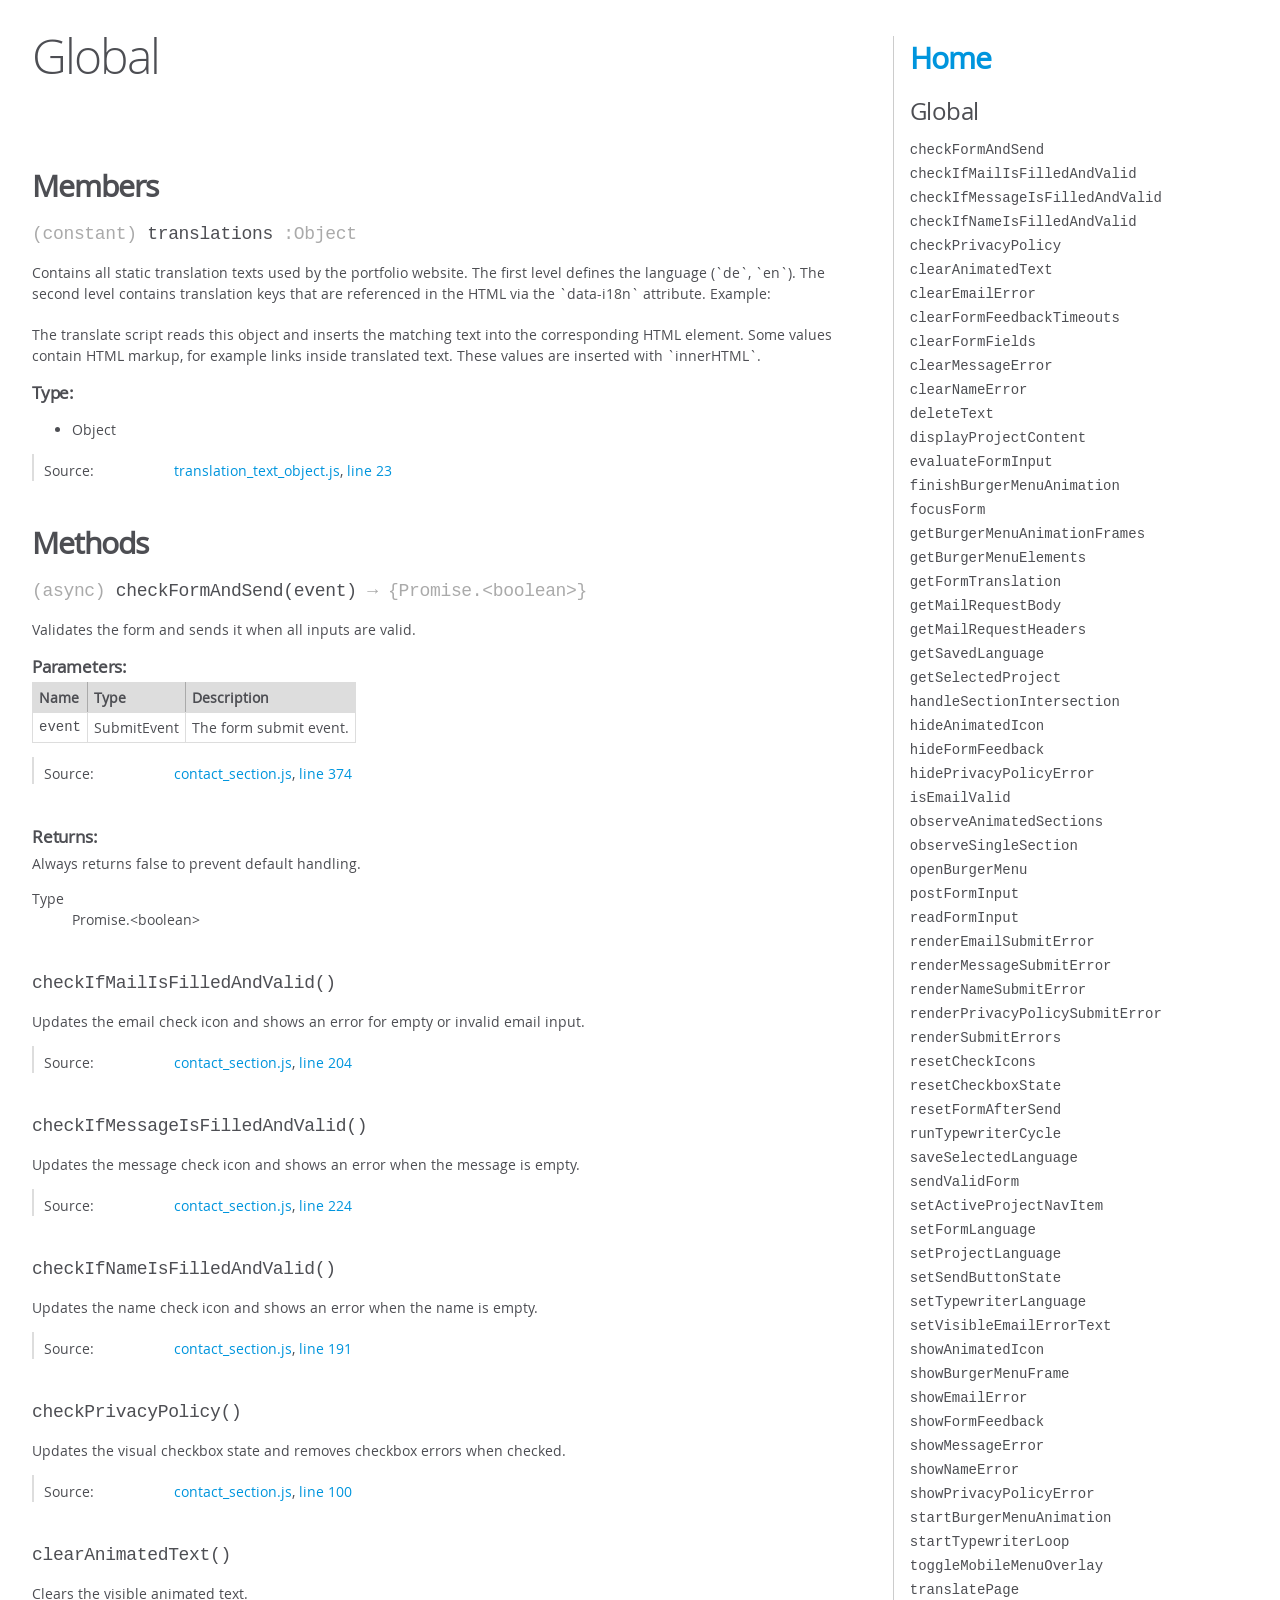
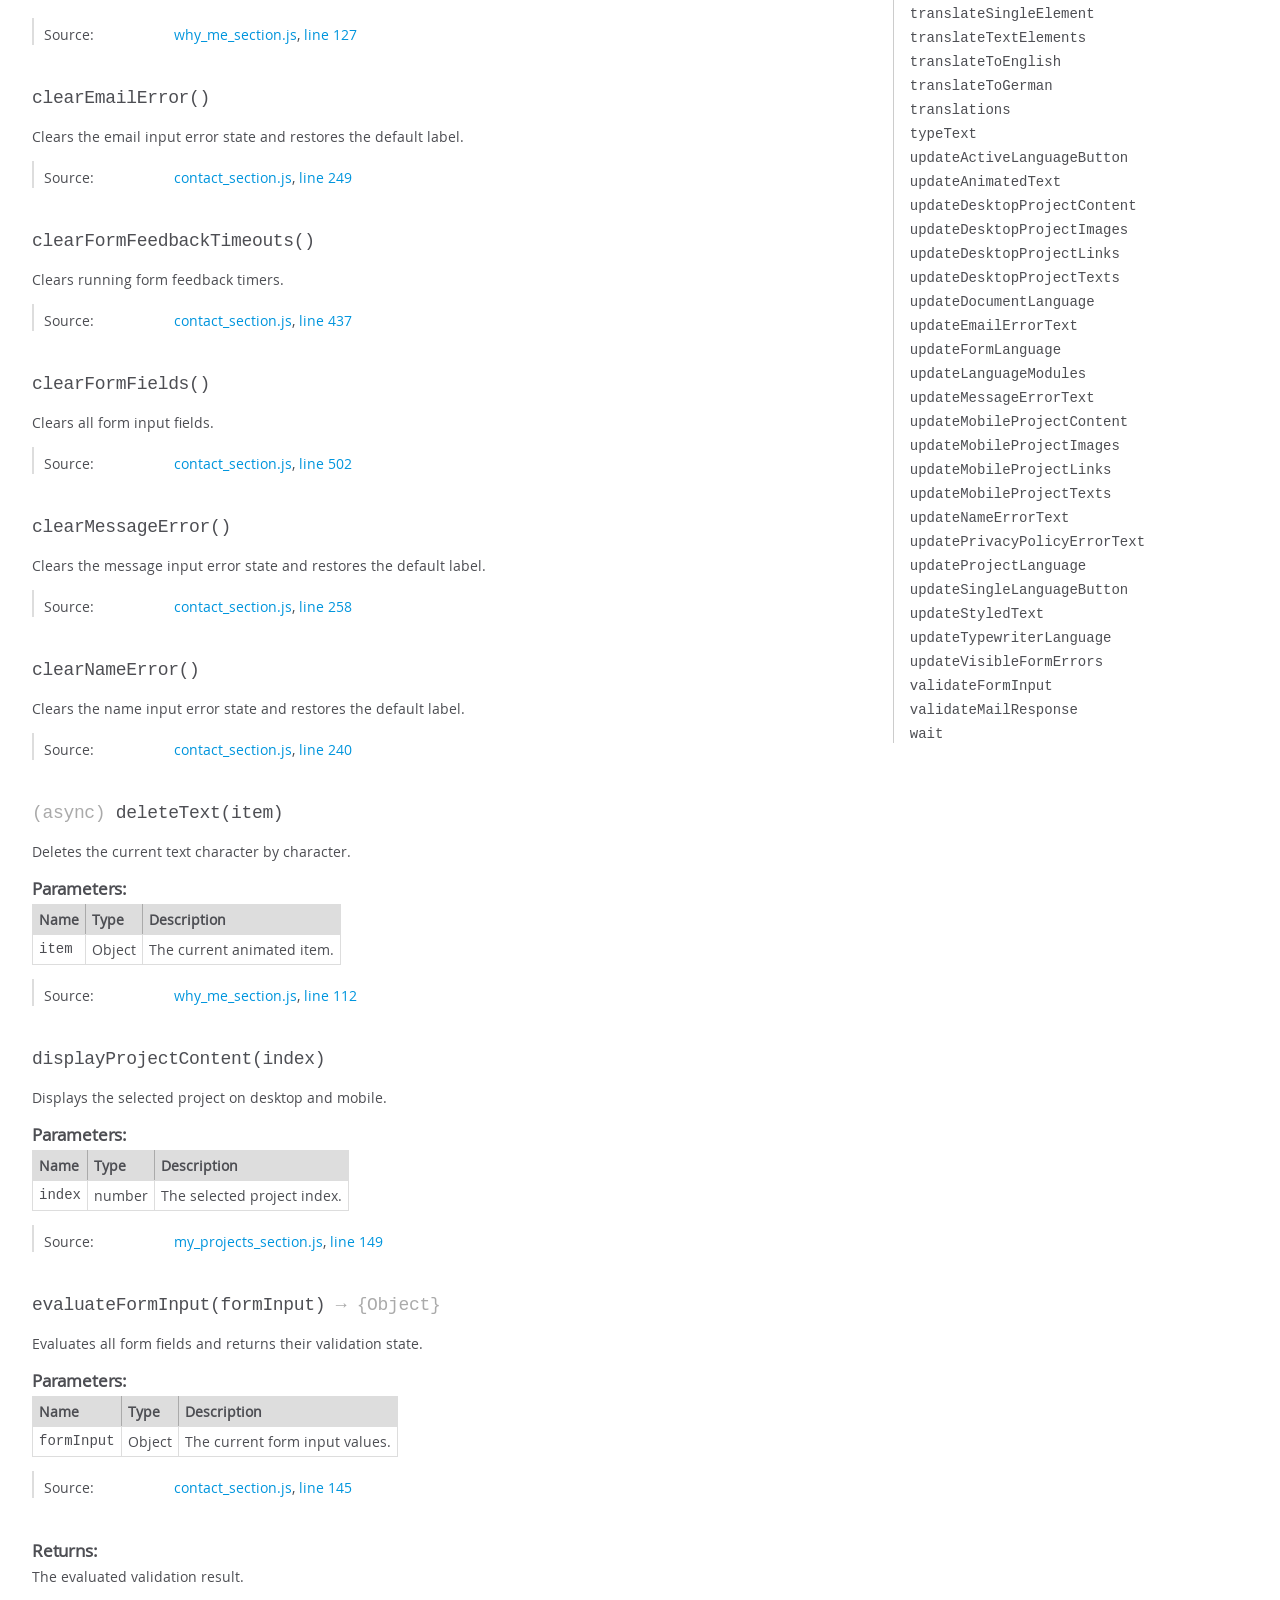
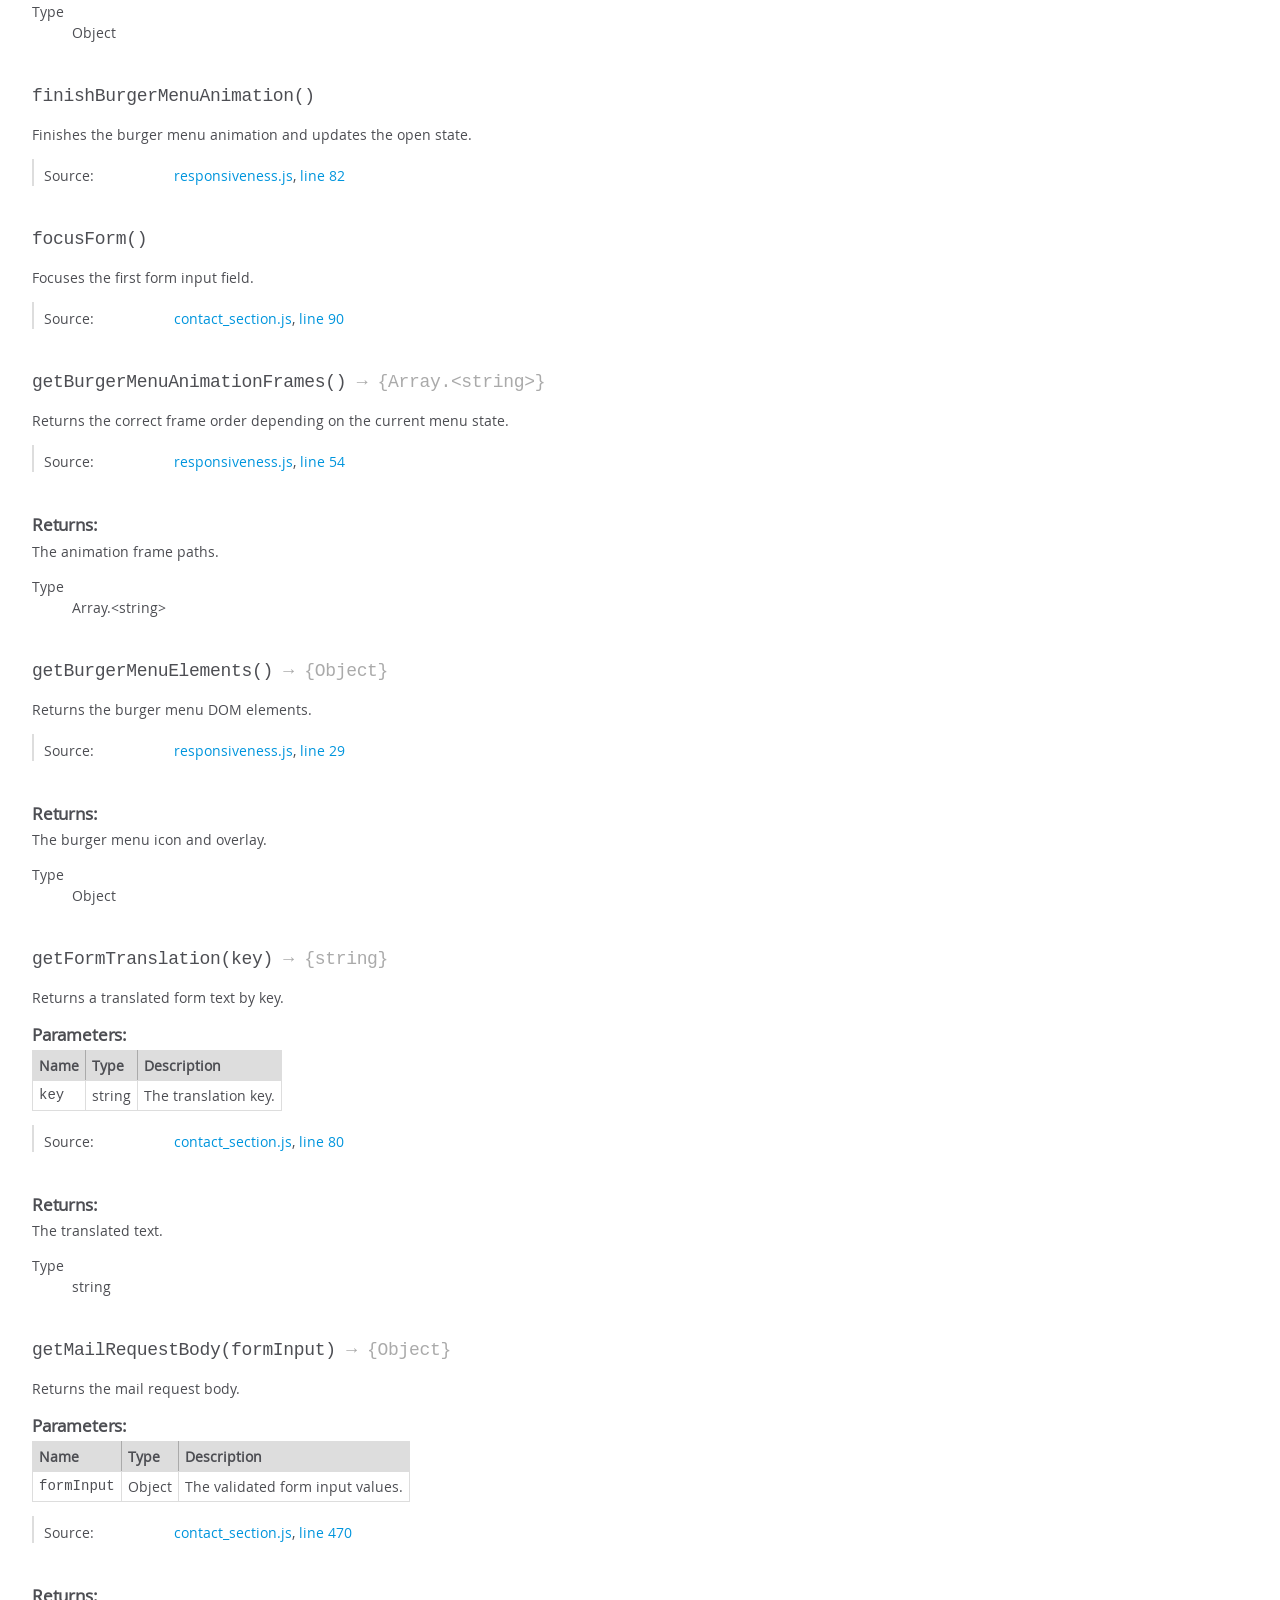
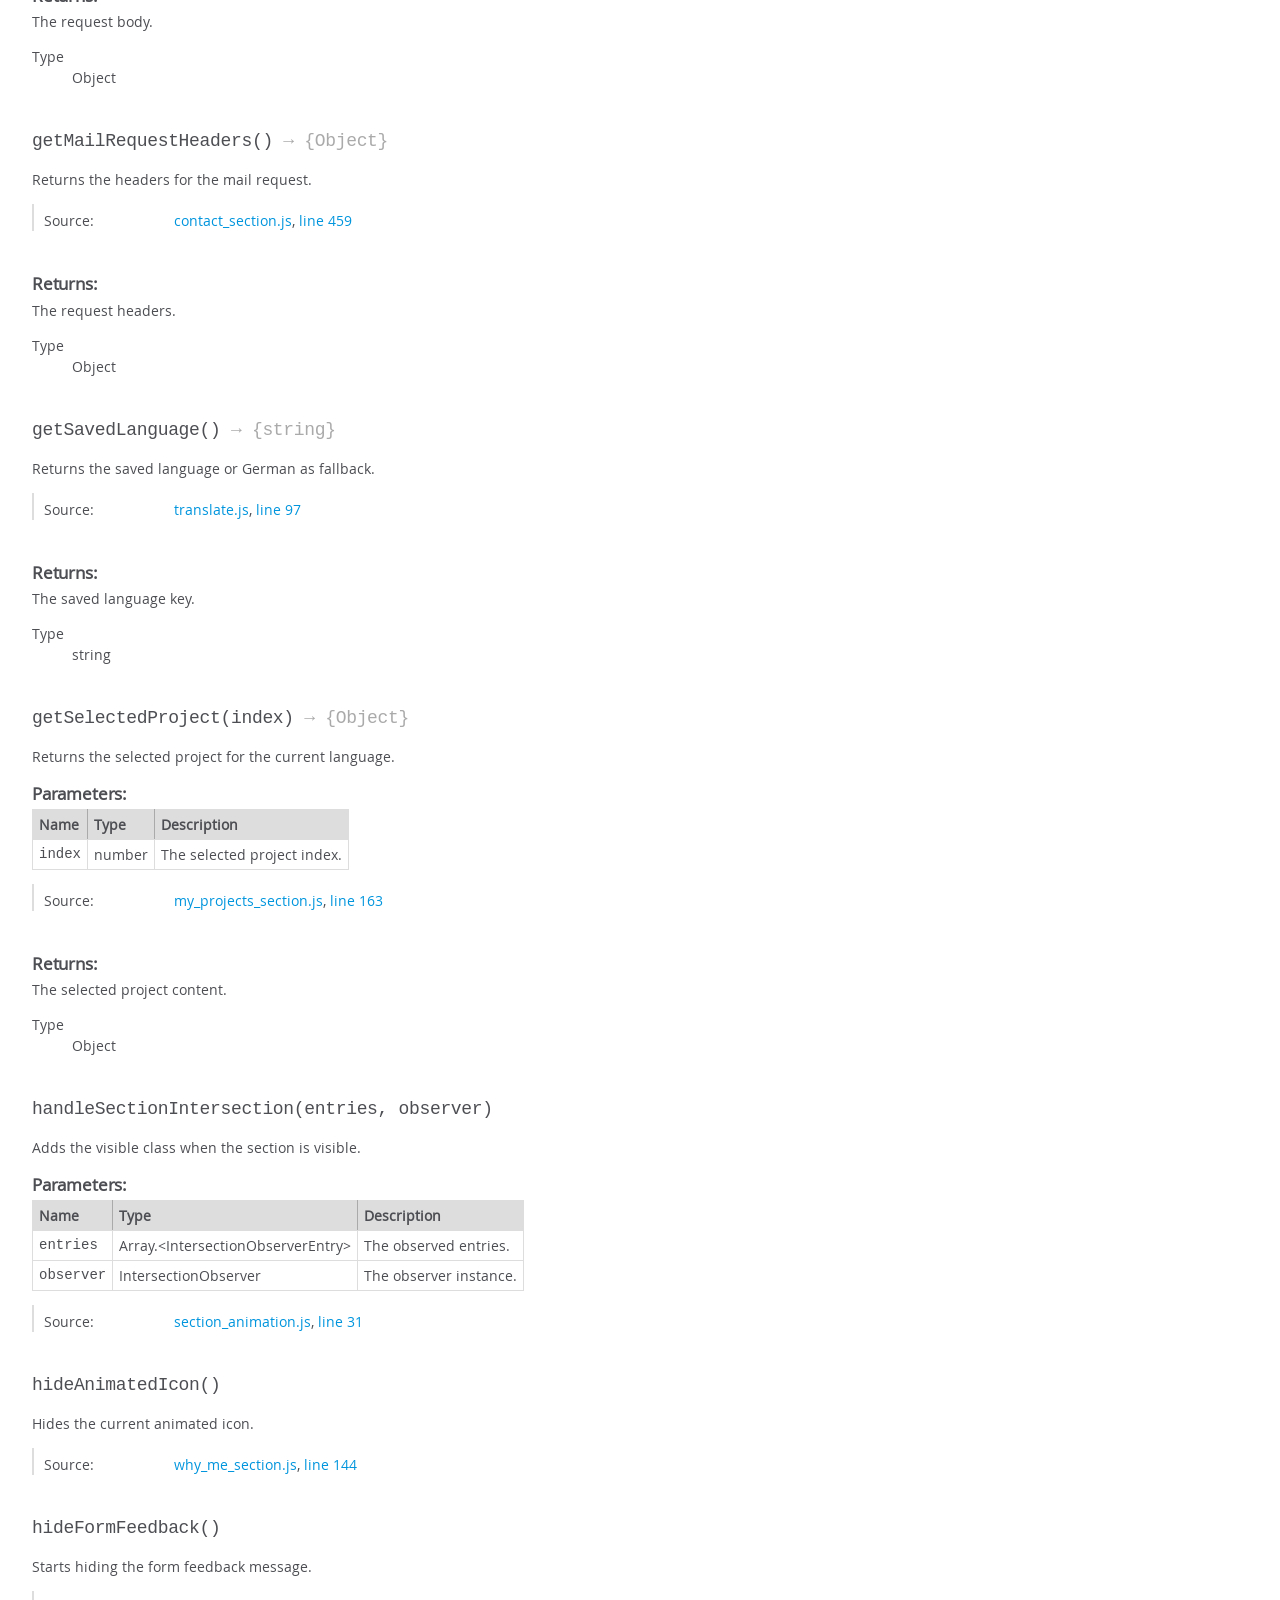
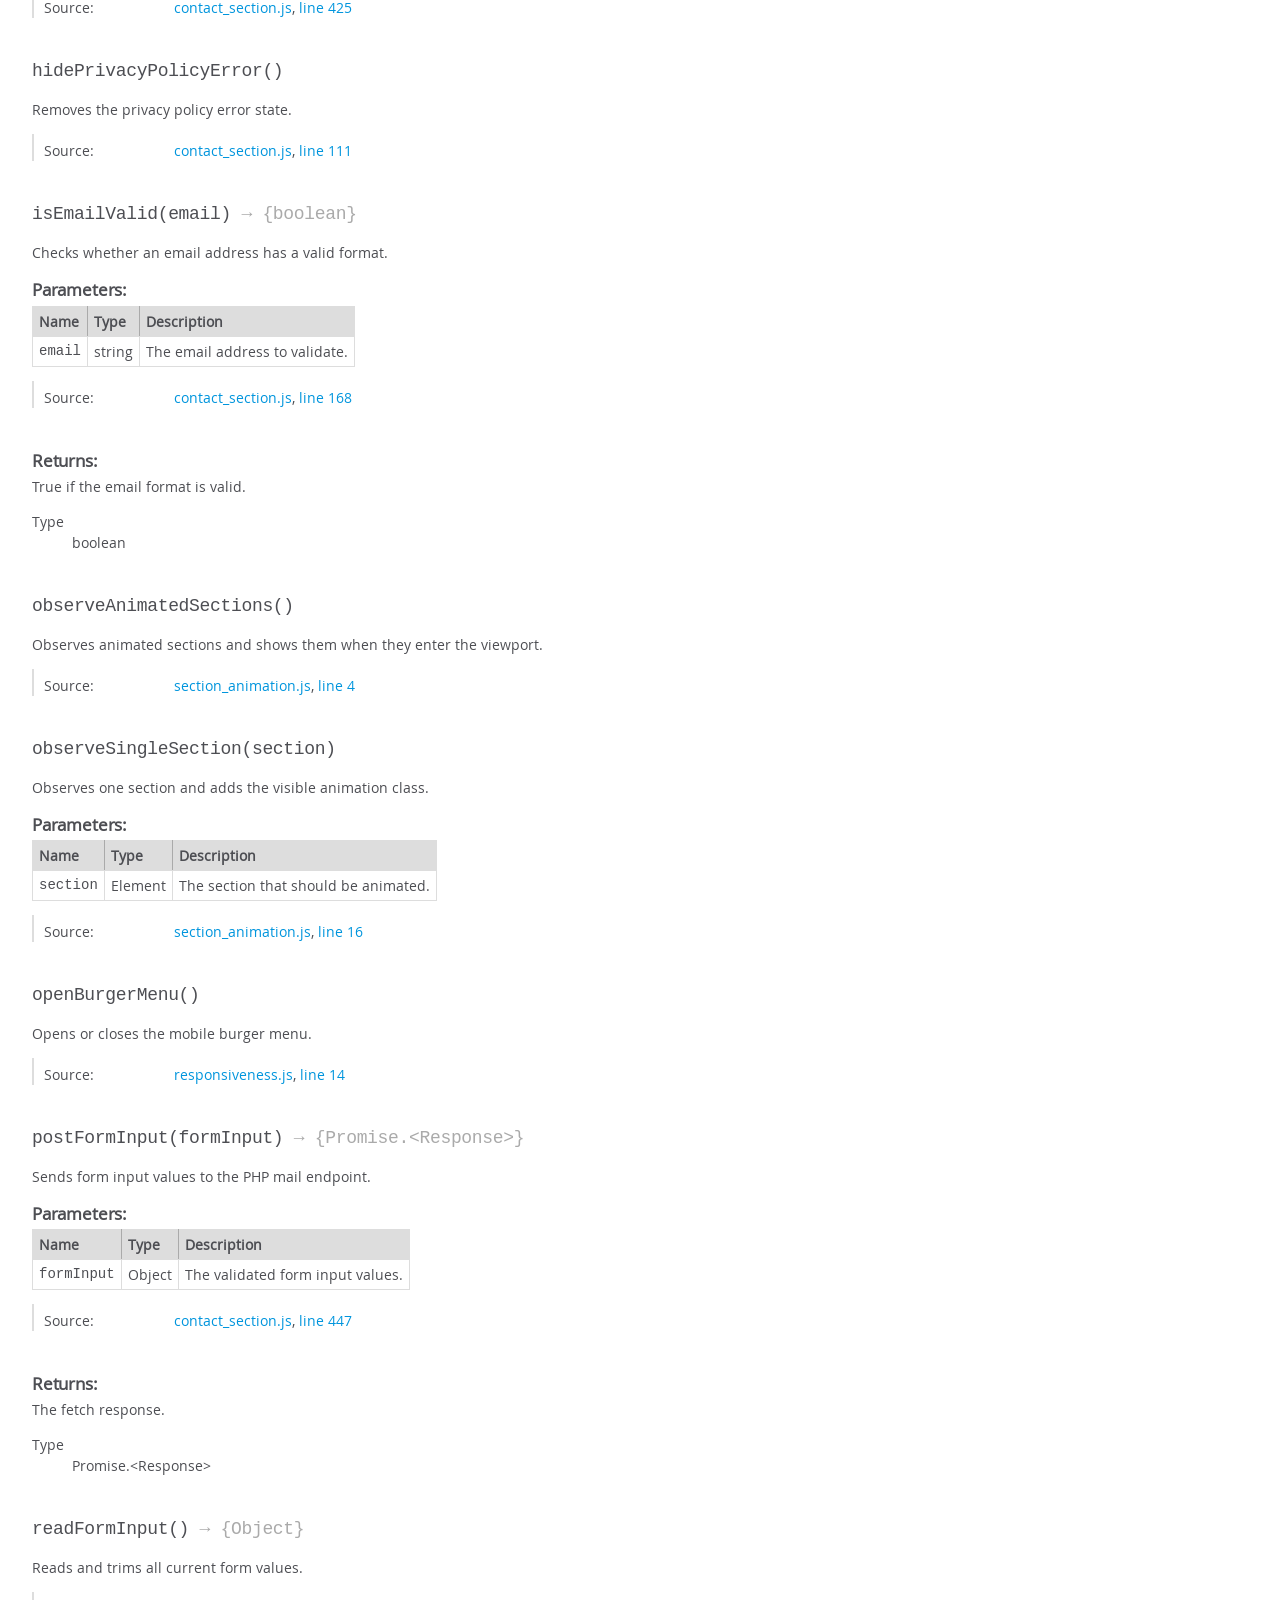
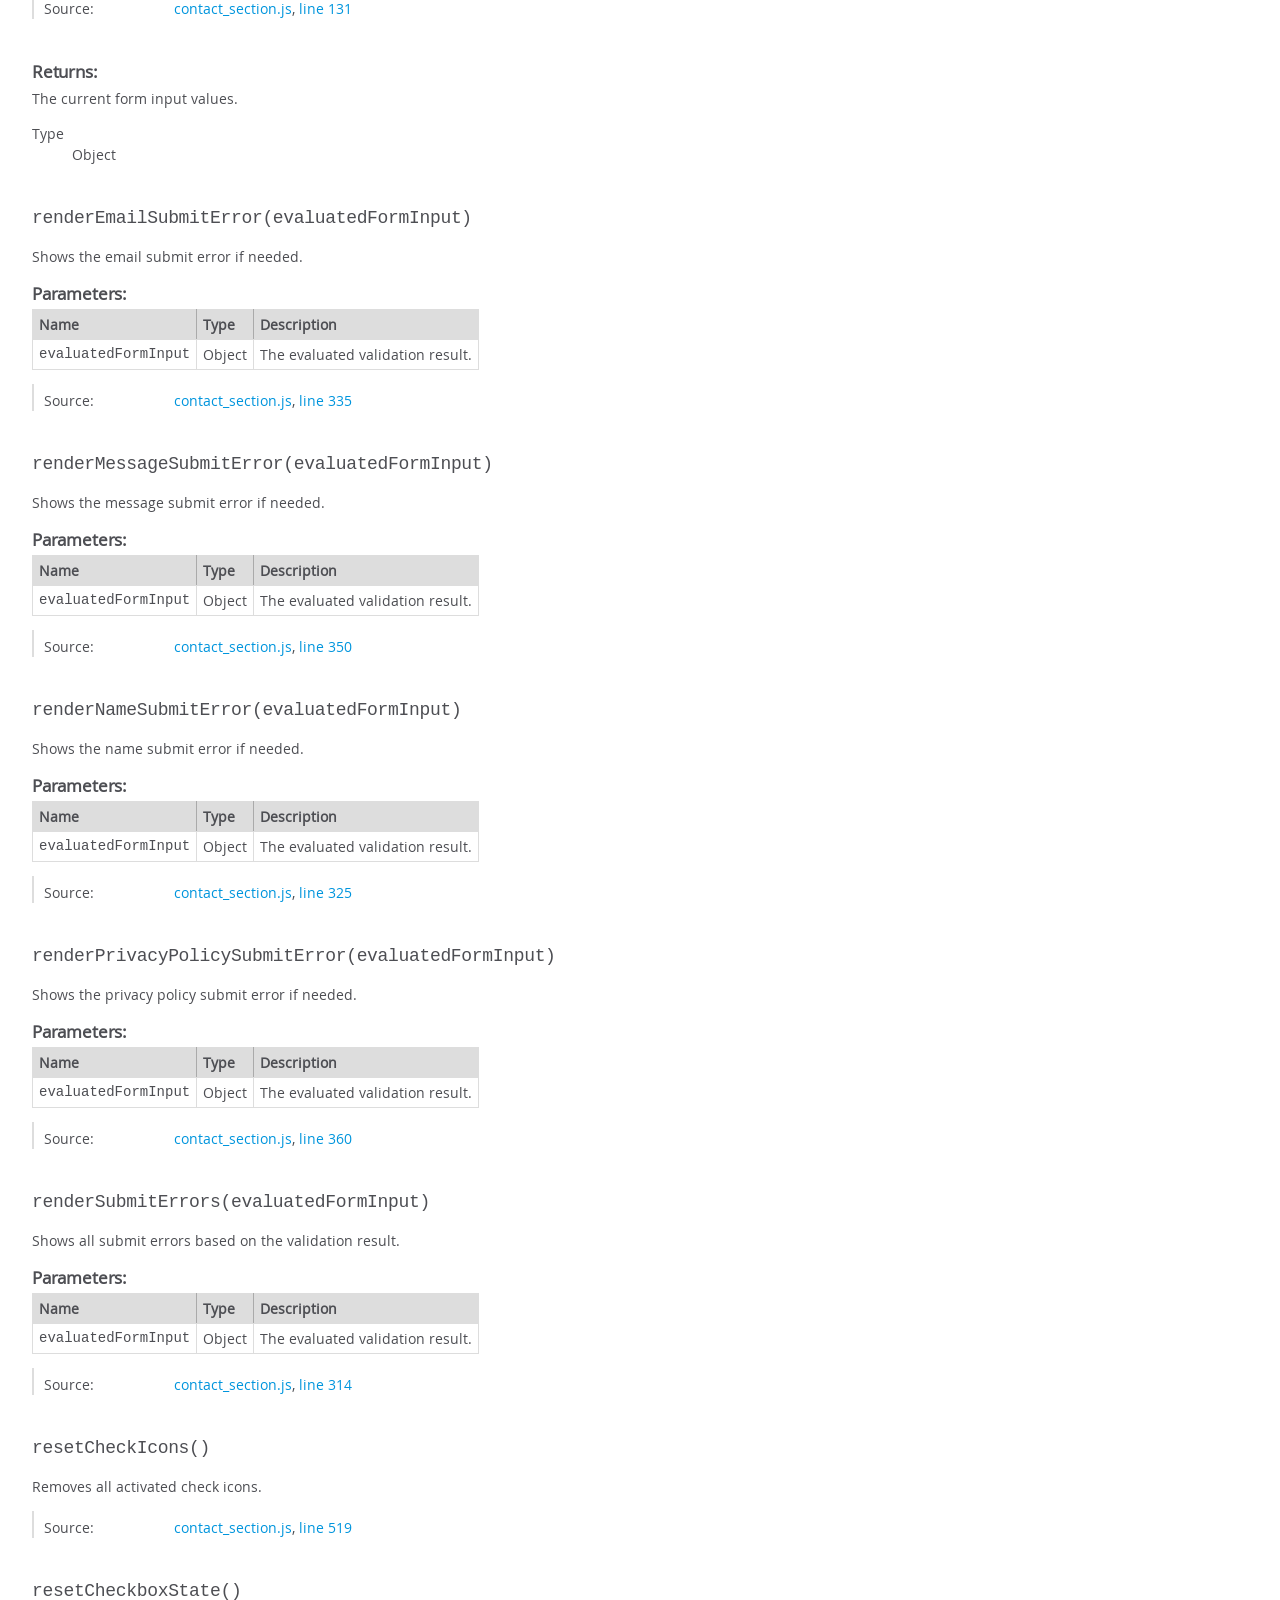
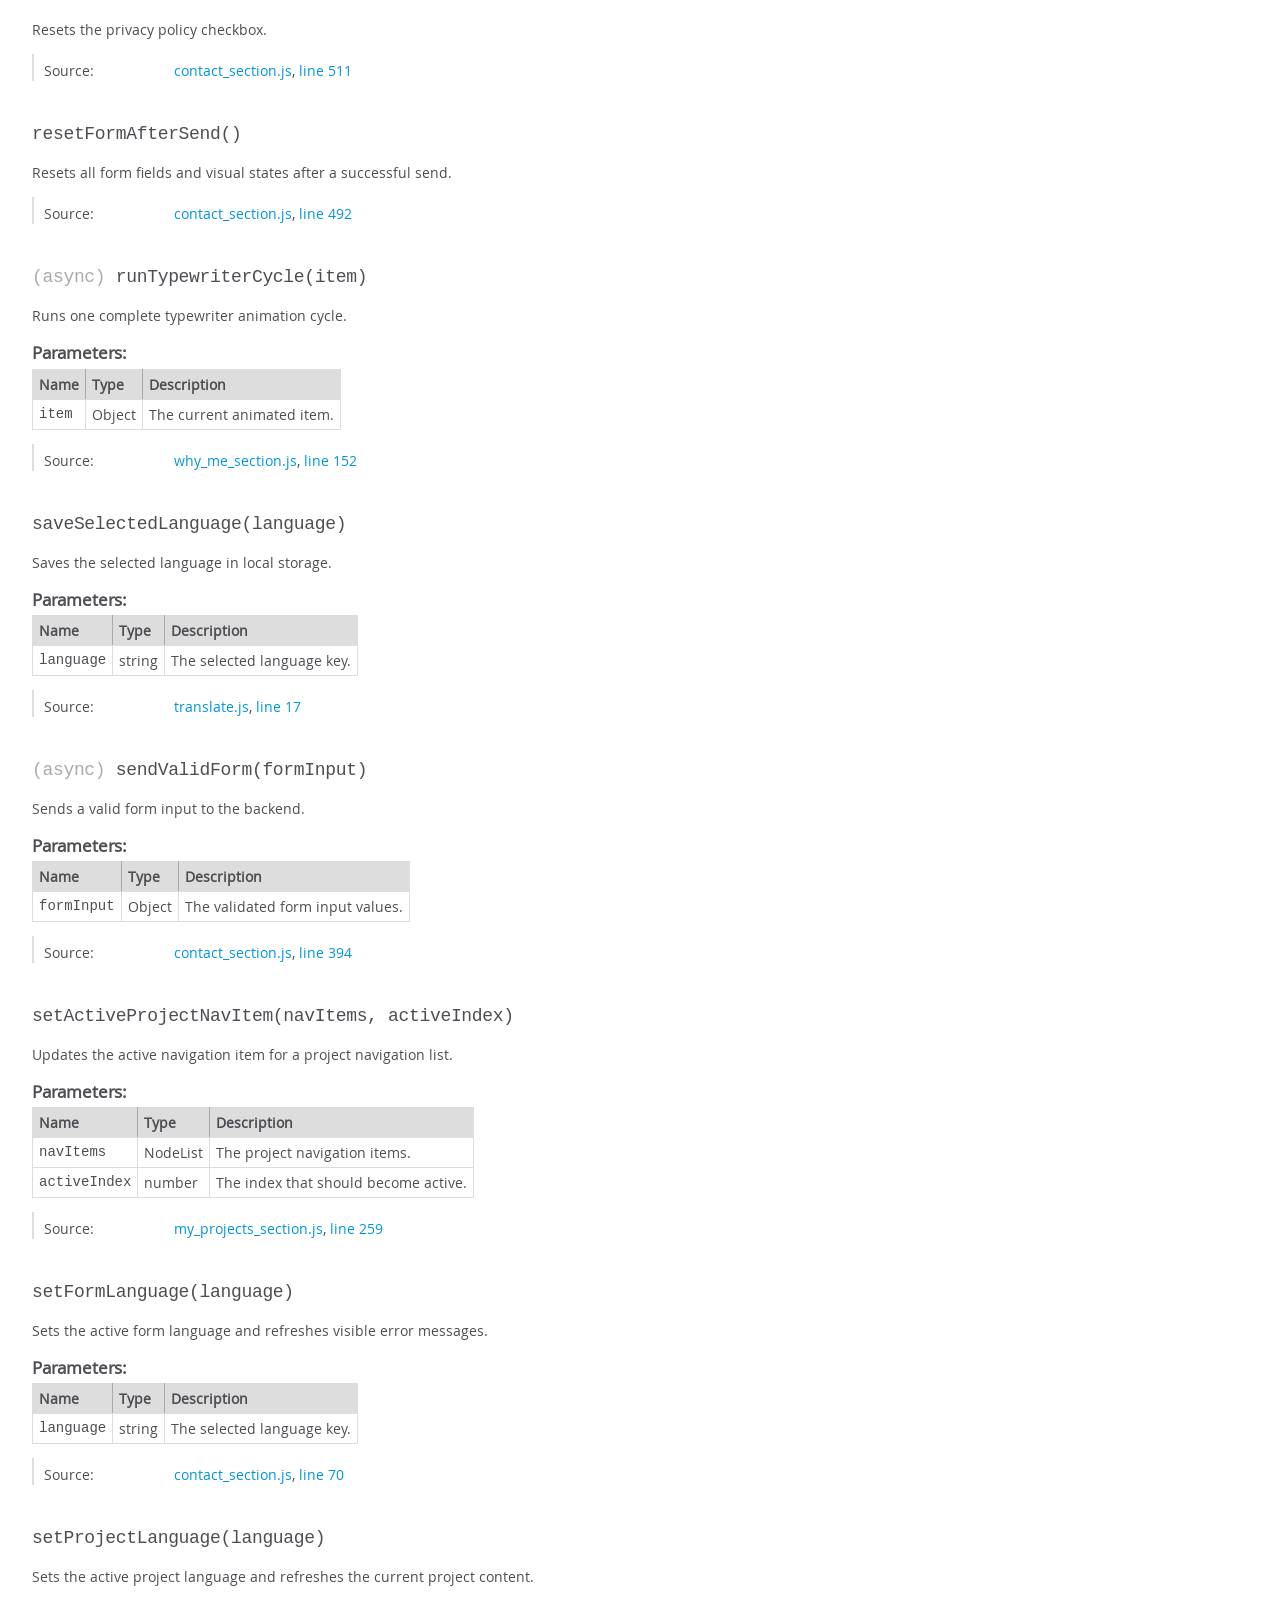
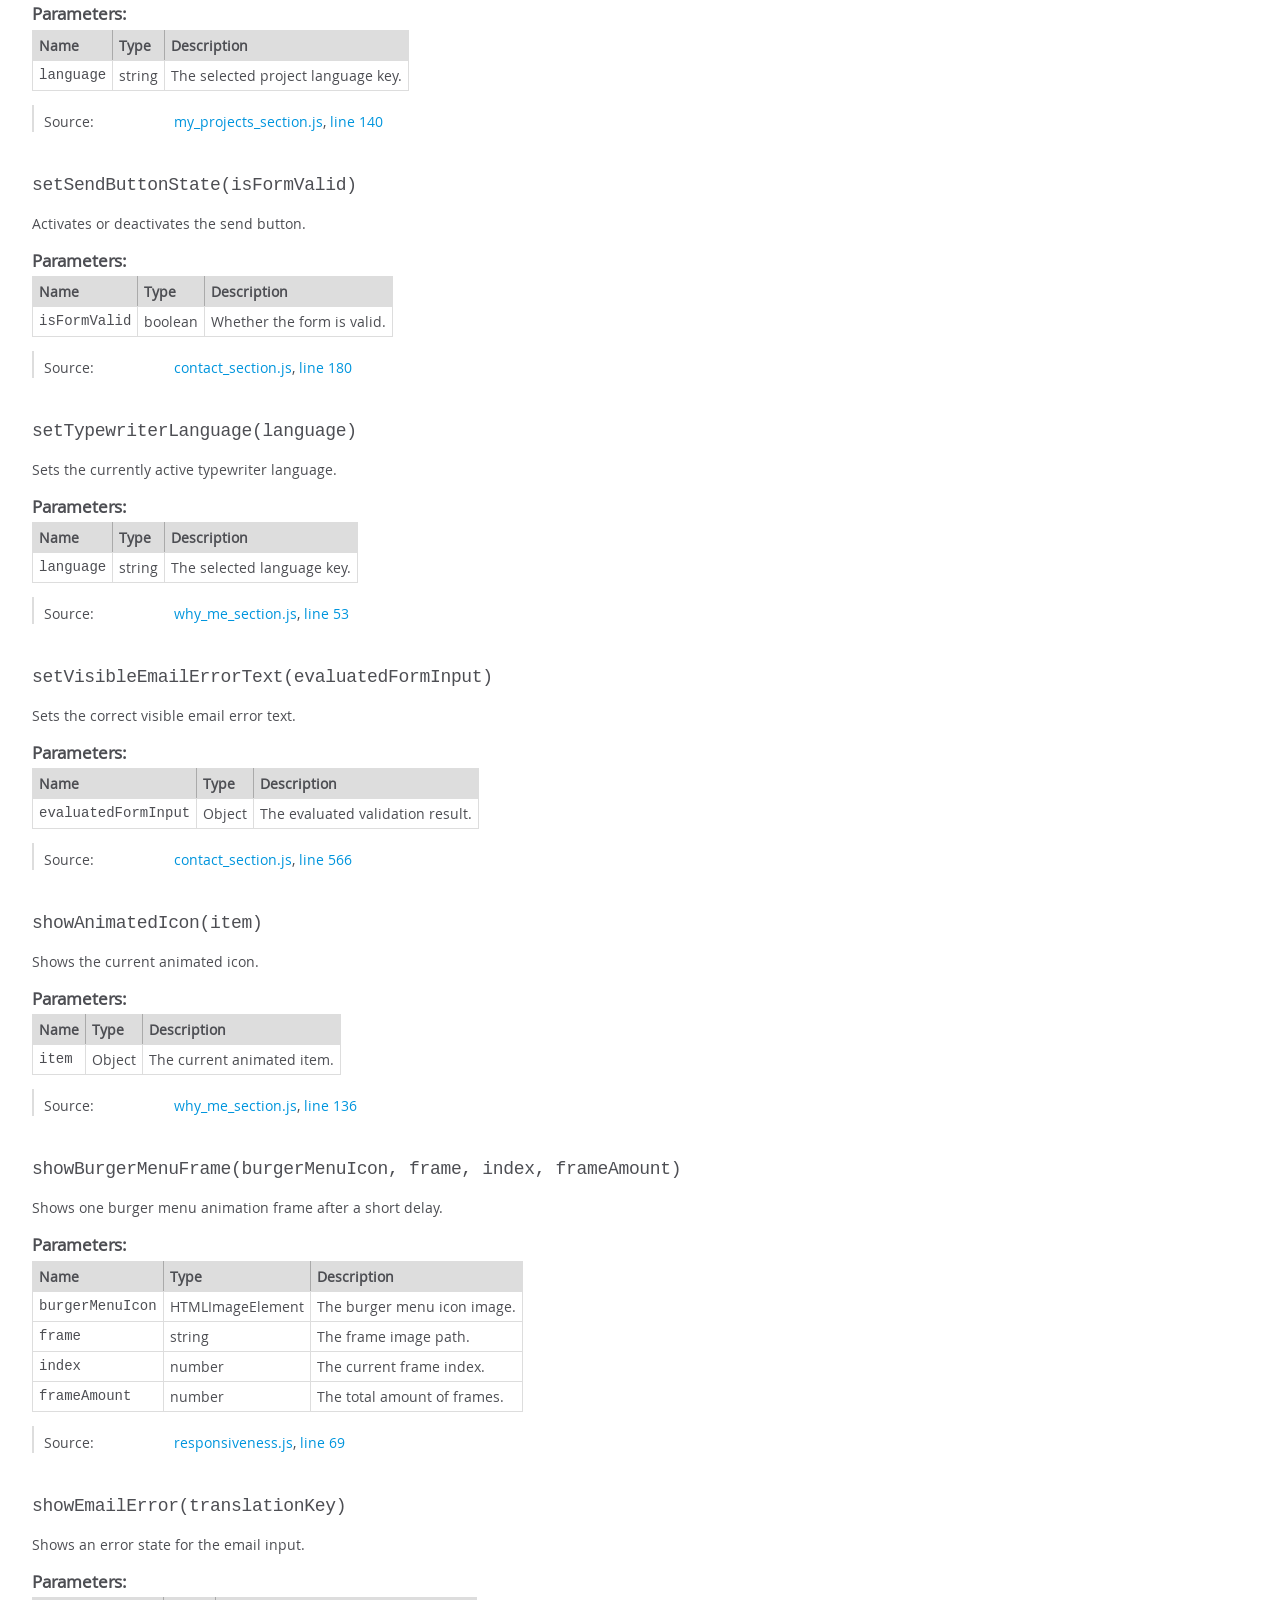
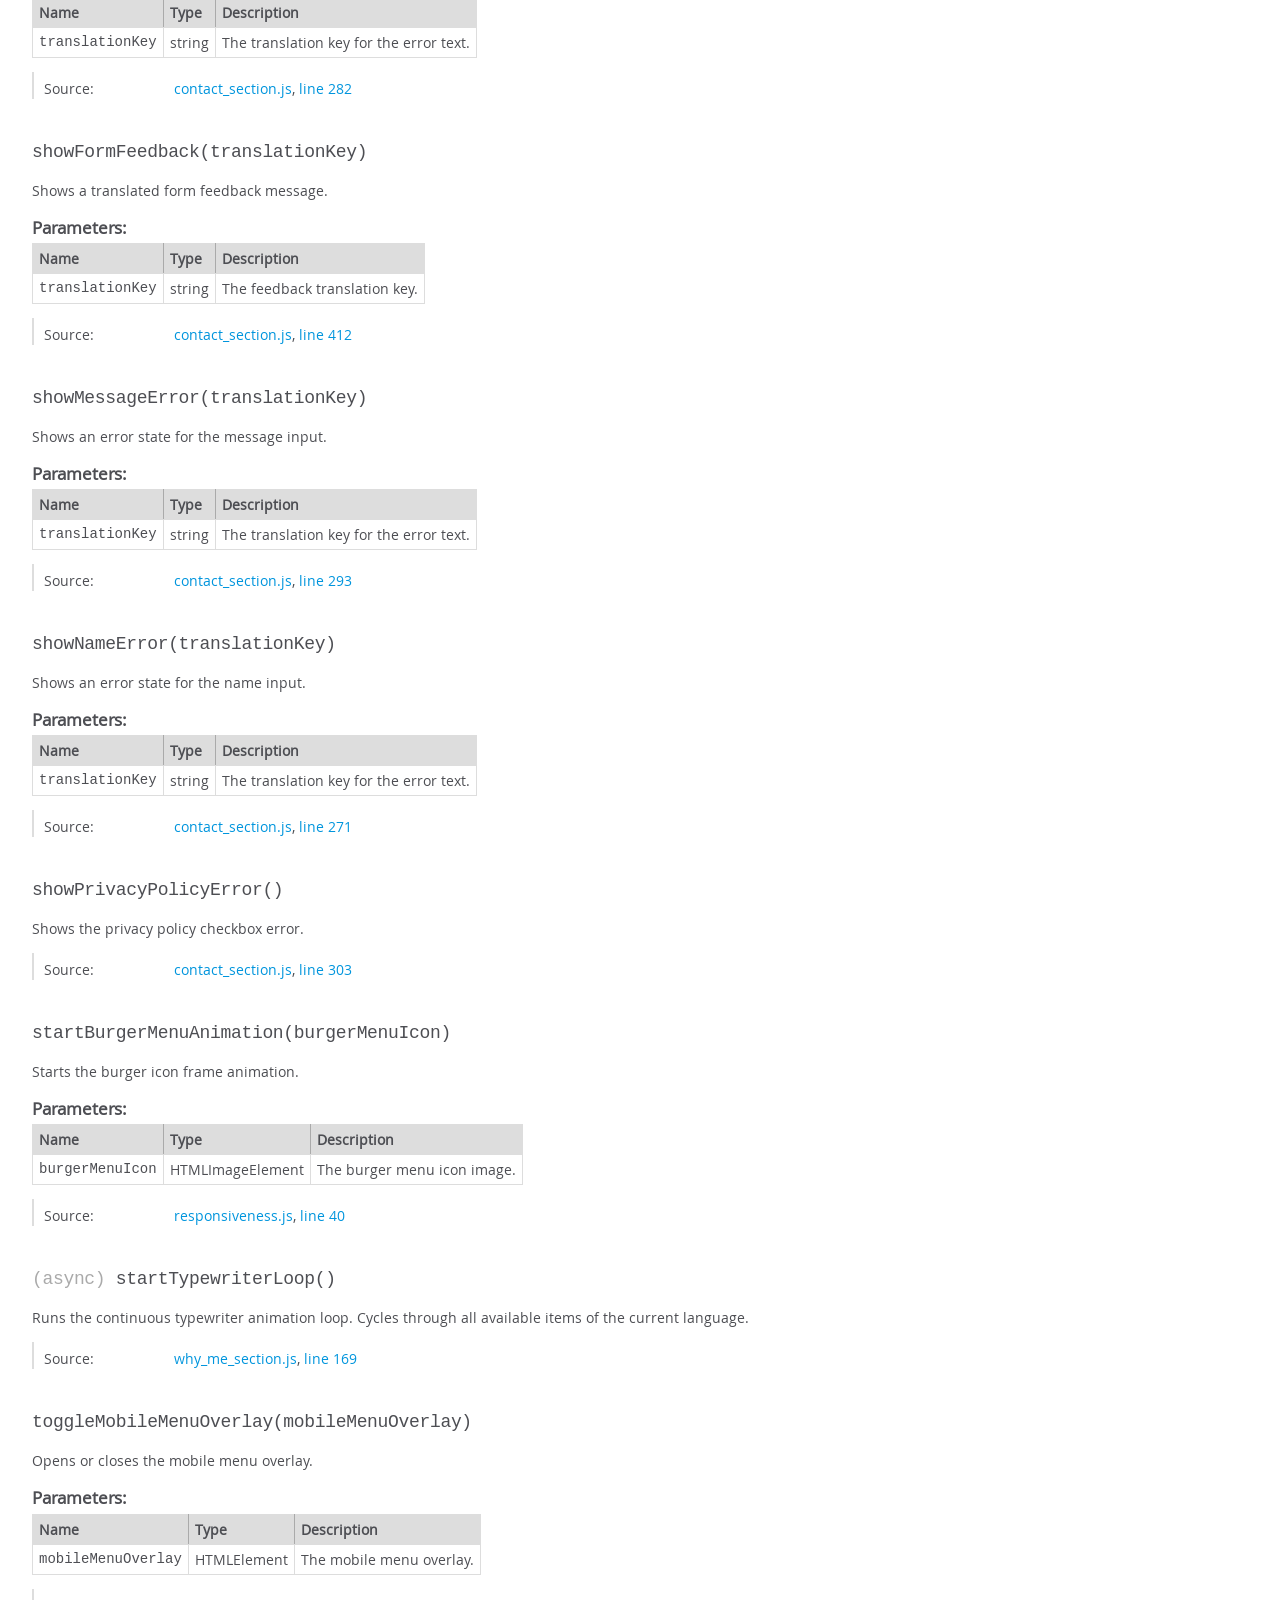
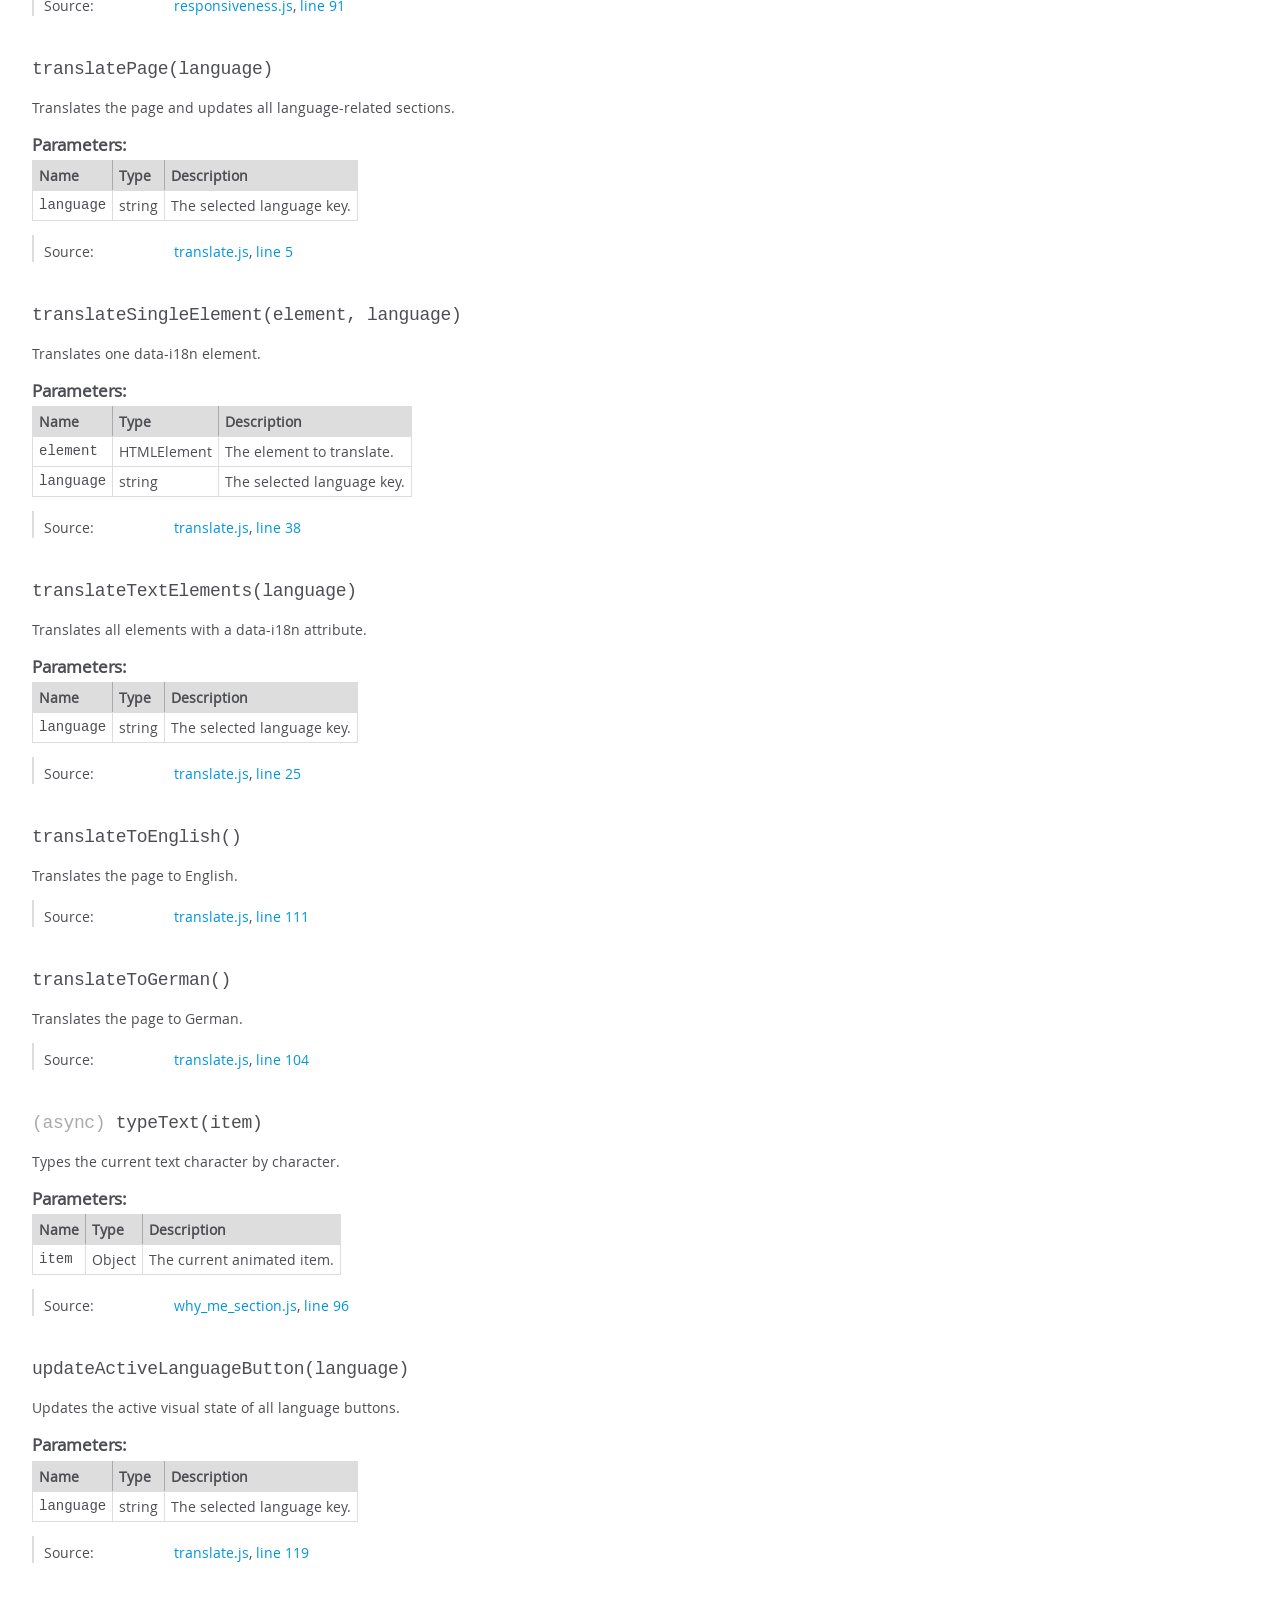
<file: out/global.html>
<!DOCTYPE html>
<html lang="en">
<head>
    <meta charset="utf-8">
    <title>JSDoc: Global</title>

    <script src="scripts/prettify/prettify.js"> </script>
    <script src="scripts/prettify/lang-css.js"> </script>
    <!--[if lt IE 9]>
      <script src="//html5shiv.googlecode.com/svn/trunk/html5.js"></script>
    <![endif]-->
    <link type="text/css" rel="stylesheet" href="styles/prettify-tomorrow.css">
    <link type="text/css" rel="stylesheet" href="styles/jsdoc-default.css">
</head>

<body>

<div id="main">

    <h1 class="page-title">Global</h1>

    




<section>

<header>
    
        <h2></h2>
        
    
</header>

<article>
    <div class="container-overview">
    
        

        


<dl class="details">

    

    

    

    

    

    

    

    

    

    

    

    

    

    

    

    
</dl>


        
    
    </div>

    

    

    

    

    

    

    
        <h3 class="subsection-title">Members</h3>

        
            
<h4 class="name" id="translations"><span class="type-signature">(constant) </span>translations<span class="type-signature"> :Object</span></h4>




<div class="description">
    Contains all static translation texts used by the portfolio website.The first level defines the language (`de`, `en`).The second level contains translation keys that are referencedin the HTML via the `data-i18n` attribute.Example:<h1 data-i18n="aboutHeadline"></h1>The translate script reads this object and inserts the matchingtext into the corresponding HTML element.Some values contain HTML markup, for example links inside translated text.These values are inserted with `innerHTML`.
</div>



    <h5>Type:</h5>
    <ul>
        <li>
            
<span class="param-type">Object</span>


        </li>
    </ul>





<dl class="details">

    

    

    

    

    

    

    

    

    

    

    

    

    
    <dt class="tag-source">Source:</dt>
    <dd class="tag-source"><ul class="dummy"><li>
        <a href="translation_text_object.js.html">translation_text_object.js</a>, <a href="translation_text_object.js.html#line23">line 23</a>
    </li></ul></dd>
    

    

    

    
</dl>






        
    

    
        <h3 class="subsection-title">Methods</h3>

        
            

    

    
    <h4 class="name" id="checkFormAndSend"><span class="type-signature">(async) </span>checkFormAndSend<span class="signature">(event)</span><span class="type-signature"> &rarr; {Promise.&lt;boolean>}</span></h4>
    

    



<div class="description">
    Validates the form and sends it when all inputs are valid.
</div>









    <h5>Parameters:</h5>
    

<table class="params">
    <thead>
    <tr>
        
        <th>Name</th>
        

        <th>Type</th>

        

        

        <th class="last">Description</th>
    </tr>
    </thead>

    <tbody>
    

        <tr>
            
                <td class="name"><code>event</code></td>
            

            <td class="type">
            
                
<span class="param-type">SubmitEvent</span>


            
            </td>

            

            

            <td class="description last">The form submit event.</td>
        </tr>

    
    </tbody>
</table>






<dl class="details">

    

    

    

    

    

    

    

    

    

    

    

    

    
    <dt class="tag-source">Source:</dt>
    <dd class="tag-source"><ul class="dummy"><li>
        <a href="contact_section.js.html">contact_section.js</a>, <a href="contact_section.js.html#line374">line 374</a>
    </li></ul></dd>
    

    

    

    
</dl>















<h5>Returns:</h5>

        
<div class="param-desc">
    Always returns false to prevent default handling.
</div>



<dl>
    <dt>
        Type
    </dt>
    <dd>
        
<span class="param-type">Promise.&lt;boolean></span>


    </dd>
</dl>

    





        
            

    

    
    <h4 class="name" id="checkIfMailIsFilledAndValid"><span class="type-signature"></span>checkIfMailIsFilledAndValid<span class="signature">()</span><span class="type-signature"></span></h4>
    

    



<div class="description">
    Updates the email check icon and shows an error for empty or invalid email input.
</div>













<dl class="details">

    

    

    

    

    

    

    

    

    

    

    

    

    
    <dt class="tag-source">Source:</dt>
    <dd class="tag-source"><ul class="dummy"><li>
        <a href="contact_section.js.html">contact_section.js</a>, <a href="contact_section.js.html#line204">line 204</a>
    </li></ul></dd>
    

    

    

    
</dl>




















        
            

    

    
    <h4 class="name" id="checkIfMessageIsFilledAndValid"><span class="type-signature"></span>checkIfMessageIsFilledAndValid<span class="signature">()</span><span class="type-signature"></span></h4>
    

    



<div class="description">
    Updates the message check icon and shows an error when the message is empty.
</div>













<dl class="details">

    

    

    

    

    

    

    

    

    

    

    

    

    
    <dt class="tag-source">Source:</dt>
    <dd class="tag-source"><ul class="dummy"><li>
        <a href="contact_section.js.html">contact_section.js</a>, <a href="contact_section.js.html#line224">line 224</a>
    </li></ul></dd>
    

    

    

    
</dl>




















        
            

    

    
    <h4 class="name" id="checkIfNameIsFilledAndValid"><span class="type-signature"></span>checkIfNameIsFilledAndValid<span class="signature">()</span><span class="type-signature"></span></h4>
    

    



<div class="description">
    Updates the name check icon and shows an error when the name is empty.
</div>













<dl class="details">

    

    

    

    

    

    

    

    

    

    

    

    

    
    <dt class="tag-source">Source:</dt>
    <dd class="tag-source"><ul class="dummy"><li>
        <a href="contact_section.js.html">contact_section.js</a>, <a href="contact_section.js.html#line191">line 191</a>
    </li></ul></dd>
    

    

    

    
</dl>




















        
            

    

    
    <h4 class="name" id="checkPrivacyPolicy"><span class="type-signature"></span>checkPrivacyPolicy<span class="signature">()</span><span class="type-signature"></span></h4>
    

    



<div class="description">
    Updates the visual checkbox state and removes checkbox errors when checked.
</div>













<dl class="details">

    

    

    

    

    

    

    

    

    

    

    

    

    
    <dt class="tag-source">Source:</dt>
    <dd class="tag-source"><ul class="dummy"><li>
        <a href="contact_section.js.html">contact_section.js</a>, <a href="contact_section.js.html#line100">line 100</a>
    </li></ul></dd>
    

    

    

    
</dl>




















        
            

    

    
    <h4 class="name" id="clearAnimatedText"><span class="type-signature"></span>clearAnimatedText<span class="signature">()</span><span class="type-signature"></span></h4>
    

    



<div class="description">
    Clears the visible animated text.
</div>













<dl class="details">

    

    

    

    

    

    

    

    

    

    

    

    

    
    <dt class="tag-source">Source:</dt>
    <dd class="tag-source"><ul class="dummy"><li>
        <a href="why_me_section.js.html">why_me_section.js</a>, <a href="why_me_section.js.html#line127">line 127</a>
    </li></ul></dd>
    

    

    

    
</dl>




















        
            

    

    
    <h4 class="name" id="clearEmailError"><span class="type-signature"></span>clearEmailError<span class="signature">()</span><span class="type-signature"></span></h4>
    

    



<div class="description">
    Clears the email input error state and restores the default label.
</div>













<dl class="details">

    

    

    

    

    

    

    

    

    

    

    

    

    
    <dt class="tag-source">Source:</dt>
    <dd class="tag-source"><ul class="dummy"><li>
        <a href="contact_section.js.html">contact_section.js</a>, <a href="contact_section.js.html#line249">line 249</a>
    </li></ul></dd>
    

    

    

    
</dl>




















        
            

    

    
    <h4 class="name" id="clearFormFeedbackTimeouts"><span class="type-signature"></span>clearFormFeedbackTimeouts<span class="signature">()</span><span class="type-signature"></span></h4>
    

    



<div class="description">
    Clears running form feedback timers.
</div>













<dl class="details">

    

    

    

    

    

    

    

    

    

    

    

    

    
    <dt class="tag-source">Source:</dt>
    <dd class="tag-source"><ul class="dummy"><li>
        <a href="contact_section.js.html">contact_section.js</a>, <a href="contact_section.js.html#line437">line 437</a>
    </li></ul></dd>
    

    

    

    
</dl>




















        
            

    

    
    <h4 class="name" id="clearFormFields"><span class="type-signature"></span>clearFormFields<span class="signature">()</span><span class="type-signature"></span></h4>
    

    



<div class="description">
    Clears all form input fields.
</div>













<dl class="details">

    

    

    

    

    

    

    

    

    

    

    

    

    
    <dt class="tag-source">Source:</dt>
    <dd class="tag-source"><ul class="dummy"><li>
        <a href="contact_section.js.html">contact_section.js</a>, <a href="contact_section.js.html#line502">line 502</a>
    </li></ul></dd>
    

    

    

    
</dl>




















        
            

    

    
    <h4 class="name" id="clearMessageError"><span class="type-signature"></span>clearMessageError<span class="signature">()</span><span class="type-signature"></span></h4>
    

    



<div class="description">
    Clears the message input error state and restores the default label.
</div>













<dl class="details">

    

    

    

    

    

    

    

    

    

    

    

    

    
    <dt class="tag-source">Source:</dt>
    <dd class="tag-source"><ul class="dummy"><li>
        <a href="contact_section.js.html">contact_section.js</a>, <a href="contact_section.js.html#line258">line 258</a>
    </li></ul></dd>
    

    

    

    
</dl>




















        
            

    

    
    <h4 class="name" id="clearNameError"><span class="type-signature"></span>clearNameError<span class="signature">()</span><span class="type-signature"></span></h4>
    

    



<div class="description">
    Clears the name input error state and restores the default label.
</div>













<dl class="details">

    

    

    

    

    

    

    

    

    

    

    

    

    
    <dt class="tag-source">Source:</dt>
    <dd class="tag-source"><ul class="dummy"><li>
        <a href="contact_section.js.html">contact_section.js</a>, <a href="contact_section.js.html#line240">line 240</a>
    </li></ul></dd>
    

    

    

    
</dl>




















        
            

    

    
    <h4 class="name" id="deleteText"><span class="type-signature">(async) </span>deleteText<span class="signature">(item)</span><span class="type-signature"></span></h4>
    

    



<div class="description">
    Deletes the current text character by character.
</div>









    <h5>Parameters:</h5>
    

<table class="params">
    <thead>
    <tr>
        
        <th>Name</th>
        

        <th>Type</th>

        

        

        <th class="last">Description</th>
    </tr>
    </thead>

    <tbody>
    

        <tr>
            
                <td class="name"><code>item</code></td>
            

            <td class="type">
            
                
<span class="param-type">Object</span>


            
            </td>

            

            

            <td class="description last">The current animated item.</td>
        </tr>

    
    </tbody>
</table>






<dl class="details">

    

    

    

    

    

    

    

    

    

    

    

    

    
    <dt class="tag-source">Source:</dt>
    <dd class="tag-source"><ul class="dummy"><li>
        <a href="why_me_section.js.html">why_me_section.js</a>, <a href="why_me_section.js.html#line112">line 112</a>
    </li></ul></dd>
    

    

    

    
</dl>




















        
            

    

    
    <h4 class="name" id="displayProjectContent"><span class="type-signature"></span>displayProjectContent<span class="signature">(index)</span><span class="type-signature"></span></h4>
    

    



<div class="description">
    Displays the selected project on desktop and mobile.
</div>









    <h5>Parameters:</h5>
    

<table class="params">
    <thead>
    <tr>
        
        <th>Name</th>
        

        <th>Type</th>

        

        

        <th class="last">Description</th>
    </tr>
    </thead>

    <tbody>
    

        <tr>
            
                <td class="name"><code>index</code></td>
            

            <td class="type">
            
                
<span class="param-type">number</span>


            
            </td>

            

            

            <td class="description last">The selected project index.</td>
        </tr>

    
    </tbody>
</table>






<dl class="details">

    

    

    

    

    

    

    

    

    

    

    

    

    
    <dt class="tag-source">Source:</dt>
    <dd class="tag-source"><ul class="dummy"><li>
        <a href="my_projects_section.js.html">my_projects_section.js</a>, <a href="my_projects_section.js.html#line149">line 149</a>
    </li></ul></dd>
    

    

    

    
</dl>




















        
            

    

    
    <h4 class="name" id="evaluateFormInput"><span class="type-signature"></span>evaluateFormInput<span class="signature">(formInput)</span><span class="type-signature"> &rarr; {Object}</span></h4>
    

    



<div class="description">
    Evaluates all form fields and returns their validation state.
</div>









    <h5>Parameters:</h5>
    

<table class="params">
    <thead>
    <tr>
        
        <th>Name</th>
        

        <th>Type</th>

        

        

        <th class="last">Description</th>
    </tr>
    </thead>

    <tbody>
    

        <tr>
            
                <td class="name"><code>formInput</code></td>
            

            <td class="type">
            
                
<span class="param-type">Object</span>


            
            </td>

            

            

            <td class="description last">The current form input values.</td>
        </tr>

    
    </tbody>
</table>






<dl class="details">

    

    

    

    

    

    

    

    

    

    

    

    

    
    <dt class="tag-source">Source:</dt>
    <dd class="tag-source"><ul class="dummy"><li>
        <a href="contact_section.js.html">contact_section.js</a>, <a href="contact_section.js.html#line145">line 145</a>
    </li></ul></dd>
    

    

    

    
</dl>















<h5>Returns:</h5>

        
<div class="param-desc">
    The evaluated validation result.
</div>



<dl>
    <dt>
        Type
    </dt>
    <dd>
        
<span class="param-type">Object</span>


    </dd>
</dl>

    





        
            

    

    
    <h4 class="name" id="finishBurgerMenuAnimation"><span class="type-signature"></span>finishBurgerMenuAnimation<span class="signature">()</span><span class="type-signature"></span></h4>
    

    



<div class="description">
    Finishes the burger menu animation and updates the open state.
</div>













<dl class="details">

    

    

    

    

    

    

    

    

    

    

    

    

    
    <dt class="tag-source">Source:</dt>
    <dd class="tag-source"><ul class="dummy"><li>
        <a href="responsiveness.js.html">responsiveness.js</a>, <a href="responsiveness.js.html#line82">line 82</a>
    </li></ul></dd>
    

    

    

    
</dl>




















        
            

    

    
    <h4 class="name" id="focusForm"><span class="type-signature"></span>focusForm<span class="signature">()</span><span class="type-signature"></span></h4>
    

    



<div class="description">
    Focuses the first form input field.
</div>













<dl class="details">

    

    

    

    

    

    

    

    

    

    

    

    

    
    <dt class="tag-source">Source:</dt>
    <dd class="tag-source"><ul class="dummy"><li>
        <a href="contact_section.js.html">contact_section.js</a>, <a href="contact_section.js.html#line90">line 90</a>
    </li></ul></dd>
    

    

    

    
</dl>




















        
            

    

    
    <h4 class="name" id="getBurgerMenuAnimationFrames"><span class="type-signature"></span>getBurgerMenuAnimationFrames<span class="signature">()</span><span class="type-signature"> &rarr; {Array.&lt;string>}</span></h4>
    

    



<div class="description">
    Returns the correct frame order depending on the current menu state.
</div>













<dl class="details">

    

    

    

    

    

    

    

    

    

    

    

    

    
    <dt class="tag-source">Source:</dt>
    <dd class="tag-source"><ul class="dummy"><li>
        <a href="responsiveness.js.html">responsiveness.js</a>, <a href="responsiveness.js.html#line54">line 54</a>
    </li></ul></dd>
    

    

    

    
</dl>















<h5>Returns:</h5>

        
<div class="param-desc">
    The animation frame paths.
</div>



<dl>
    <dt>
        Type
    </dt>
    <dd>
        
<span class="param-type">Array.&lt;string></span>


    </dd>
</dl>

    





        
            

    

    
    <h4 class="name" id="getBurgerMenuElements"><span class="type-signature"></span>getBurgerMenuElements<span class="signature">()</span><span class="type-signature"> &rarr; {Object}</span></h4>
    

    



<div class="description">
    Returns the burger menu DOM elements.
</div>













<dl class="details">

    

    

    

    

    

    

    

    

    

    

    

    

    
    <dt class="tag-source">Source:</dt>
    <dd class="tag-source"><ul class="dummy"><li>
        <a href="responsiveness.js.html">responsiveness.js</a>, <a href="responsiveness.js.html#line29">line 29</a>
    </li></ul></dd>
    

    

    

    
</dl>















<h5>Returns:</h5>

        
<div class="param-desc">
    The burger menu icon and overlay.
</div>



<dl>
    <dt>
        Type
    </dt>
    <dd>
        
<span class="param-type">Object</span>


    </dd>
</dl>

    





        
            

    

    
    <h4 class="name" id="getFormTranslation"><span class="type-signature"></span>getFormTranslation<span class="signature">(key)</span><span class="type-signature"> &rarr; {string}</span></h4>
    

    



<div class="description">
    Returns a translated form text by key.
</div>









    <h5>Parameters:</h5>
    

<table class="params">
    <thead>
    <tr>
        
        <th>Name</th>
        

        <th>Type</th>

        

        

        <th class="last">Description</th>
    </tr>
    </thead>

    <tbody>
    

        <tr>
            
                <td class="name"><code>key</code></td>
            

            <td class="type">
            
                
<span class="param-type">string</span>


            
            </td>

            

            

            <td class="description last">The translation key.</td>
        </tr>

    
    </tbody>
</table>






<dl class="details">

    

    

    

    

    

    

    

    

    

    

    

    

    
    <dt class="tag-source">Source:</dt>
    <dd class="tag-source"><ul class="dummy"><li>
        <a href="contact_section.js.html">contact_section.js</a>, <a href="contact_section.js.html#line80">line 80</a>
    </li></ul></dd>
    

    

    

    
</dl>















<h5>Returns:</h5>

        
<div class="param-desc">
    The translated text.
</div>



<dl>
    <dt>
        Type
    </dt>
    <dd>
        
<span class="param-type">string</span>


    </dd>
</dl>

    





        
            

    

    
    <h4 class="name" id="getMailRequestBody"><span class="type-signature"></span>getMailRequestBody<span class="signature">(formInput)</span><span class="type-signature"> &rarr; {Object}</span></h4>
    

    



<div class="description">
    Returns the mail request body.
</div>









    <h5>Parameters:</h5>
    

<table class="params">
    <thead>
    <tr>
        
        <th>Name</th>
        

        <th>Type</th>

        

        

        <th class="last">Description</th>
    </tr>
    </thead>

    <tbody>
    

        <tr>
            
                <td class="name"><code>formInput</code></td>
            

            <td class="type">
            
                
<span class="param-type">Object</span>


            
            </td>

            

            

            <td class="description last">The validated form input values.</td>
        </tr>

    
    </tbody>
</table>






<dl class="details">

    

    

    

    

    

    

    

    

    

    

    

    

    
    <dt class="tag-source">Source:</dt>
    <dd class="tag-source"><ul class="dummy"><li>
        <a href="contact_section.js.html">contact_section.js</a>, <a href="contact_section.js.html#line470">line 470</a>
    </li></ul></dd>
    

    

    

    
</dl>















<h5>Returns:</h5>

        
<div class="param-desc">
    The request body.
</div>



<dl>
    <dt>
        Type
    </dt>
    <dd>
        
<span class="param-type">Object</span>


    </dd>
</dl>

    





        
            

    

    
    <h4 class="name" id="getMailRequestHeaders"><span class="type-signature"></span>getMailRequestHeaders<span class="signature">()</span><span class="type-signature"> &rarr; {Object}</span></h4>
    

    



<div class="description">
    Returns the headers for the mail request.
</div>













<dl class="details">

    

    

    

    

    

    

    

    

    

    

    

    

    
    <dt class="tag-source">Source:</dt>
    <dd class="tag-source"><ul class="dummy"><li>
        <a href="contact_section.js.html">contact_section.js</a>, <a href="contact_section.js.html#line459">line 459</a>
    </li></ul></dd>
    

    

    

    
</dl>















<h5>Returns:</h5>

        
<div class="param-desc">
    The request headers.
</div>



<dl>
    <dt>
        Type
    </dt>
    <dd>
        
<span class="param-type">Object</span>


    </dd>
</dl>

    





        
            

    

    
    <h4 class="name" id="getSavedLanguage"><span class="type-signature"></span>getSavedLanguage<span class="signature">()</span><span class="type-signature"> &rarr; {string}</span></h4>
    

    



<div class="description">
    Returns the saved language or German as fallback.
</div>













<dl class="details">

    

    

    

    

    

    

    

    

    

    

    

    

    
    <dt class="tag-source">Source:</dt>
    <dd class="tag-source"><ul class="dummy"><li>
        <a href="translate.js.html">translate.js</a>, <a href="translate.js.html#line97">line 97</a>
    </li></ul></dd>
    

    

    

    
</dl>















<h5>Returns:</h5>

        
<div class="param-desc">
    The saved language key.
</div>



<dl>
    <dt>
        Type
    </dt>
    <dd>
        
<span class="param-type">string</span>


    </dd>
</dl>

    





        
            

    

    
    <h4 class="name" id="getSelectedProject"><span class="type-signature"></span>getSelectedProject<span class="signature">(index)</span><span class="type-signature"> &rarr; {Object}</span></h4>
    

    



<div class="description">
    Returns the selected project for the current language.
</div>









    <h5>Parameters:</h5>
    

<table class="params">
    <thead>
    <tr>
        
        <th>Name</th>
        

        <th>Type</th>

        

        

        <th class="last">Description</th>
    </tr>
    </thead>

    <tbody>
    

        <tr>
            
                <td class="name"><code>index</code></td>
            

            <td class="type">
            
                
<span class="param-type">number</span>


            
            </td>

            

            

            <td class="description last">The selected project index.</td>
        </tr>

    
    </tbody>
</table>






<dl class="details">

    

    

    

    

    

    

    

    

    

    

    

    

    
    <dt class="tag-source">Source:</dt>
    <dd class="tag-source"><ul class="dummy"><li>
        <a href="my_projects_section.js.html">my_projects_section.js</a>, <a href="my_projects_section.js.html#line163">line 163</a>
    </li></ul></dd>
    

    

    

    
</dl>















<h5>Returns:</h5>

        
<div class="param-desc">
    The selected project content.
</div>



<dl>
    <dt>
        Type
    </dt>
    <dd>
        
<span class="param-type">Object</span>


    </dd>
</dl>

    





        
            

    

    
    <h4 class="name" id="handleSectionIntersection"><span class="type-signature"></span>handleSectionIntersection<span class="signature">(entries, observer)</span><span class="type-signature"></span></h4>
    

    



<div class="description">
    Adds the visible class when the section is visible.
</div>









    <h5>Parameters:</h5>
    

<table class="params">
    <thead>
    <tr>
        
        <th>Name</th>
        

        <th>Type</th>

        

        

        <th class="last">Description</th>
    </tr>
    </thead>

    <tbody>
    

        <tr>
            
                <td class="name"><code>entries</code></td>
            

            <td class="type">
            
                
<span class="param-type">Array.&lt;IntersectionObserverEntry></span>


            
            </td>

            

            

            <td class="description last">The observed entries.</td>
        </tr>

    

        <tr>
            
                <td class="name"><code>observer</code></td>
            

            <td class="type">
            
                
<span class="param-type">IntersectionObserver</span>


            
            </td>

            

            

            <td class="description last">The observer instance.</td>
        </tr>

    
    </tbody>
</table>






<dl class="details">

    

    

    

    

    

    

    

    

    

    

    

    

    
    <dt class="tag-source">Source:</dt>
    <dd class="tag-source"><ul class="dummy"><li>
        <a href="section_animation.js.html">section_animation.js</a>, <a href="section_animation.js.html#line31">line 31</a>
    </li></ul></dd>
    

    

    

    
</dl>




















        
            

    

    
    <h4 class="name" id="hideAnimatedIcon"><span class="type-signature"></span>hideAnimatedIcon<span class="signature">()</span><span class="type-signature"></span></h4>
    

    



<div class="description">
    Hides the current animated icon.
</div>













<dl class="details">

    

    

    

    

    

    

    

    

    

    

    

    

    
    <dt class="tag-source">Source:</dt>
    <dd class="tag-source"><ul class="dummy"><li>
        <a href="why_me_section.js.html">why_me_section.js</a>, <a href="why_me_section.js.html#line144">line 144</a>
    </li></ul></dd>
    

    

    

    
</dl>




















        
            

    

    
    <h4 class="name" id="hideFormFeedback"><span class="type-signature"></span>hideFormFeedback<span class="signature">()</span><span class="type-signature"></span></h4>
    

    



<div class="description">
    Starts hiding the form feedback message.
</div>













<dl class="details">

    

    

    

    

    

    

    

    

    

    

    

    

    
    <dt class="tag-source">Source:</dt>
    <dd class="tag-source"><ul class="dummy"><li>
        <a href="contact_section.js.html">contact_section.js</a>, <a href="contact_section.js.html#line425">line 425</a>
    </li></ul></dd>
    

    

    

    
</dl>




















        
            

    

    
    <h4 class="name" id="hidePrivacyPolicyError"><span class="type-signature"></span>hidePrivacyPolicyError<span class="signature">()</span><span class="type-signature"></span></h4>
    

    



<div class="description">
    Removes the privacy policy error state.
</div>













<dl class="details">

    

    

    

    

    

    

    

    

    

    

    

    

    
    <dt class="tag-source">Source:</dt>
    <dd class="tag-source"><ul class="dummy"><li>
        <a href="contact_section.js.html">contact_section.js</a>, <a href="contact_section.js.html#line111">line 111</a>
    </li></ul></dd>
    

    

    

    
</dl>




















        
            

    

    
    <h4 class="name" id="isEmailValid"><span class="type-signature"></span>isEmailValid<span class="signature">(email)</span><span class="type-signature"> &rarr; {boolean}</span></h4>
    

    



<div class="description">
    Checks whether an email address has a valid format.
</div>









    <h5>Parameters:</h5>
    

<table class="params">
    <thead>
    <tr>
        
        <th>Name</th>
        

        <th>Type</th>

        

        

        <th class="last">Description</th>
    </tr>
    </thead>

    <tbody>
    

        <tr>
            
                <td class="name"><code>email</code></td>
            

            <td class="type">
            
                
<span class="param-type">string</span>


            
            </td>

            

            

            <td class="description last">The email address to validate.</td>
        </tr>

    
    </tbody>
</table>






<dl class="details">

    

    

    

    

    

    

    

    

    

    

    

    

    
    <dt class="tag-source">Source:</dt>
    <dd class="tag-source"><ul class="dummy"><li>
        <a href="contact_section.js.html">contact_section.js</a>, <a href="contact_section.js.html#line168">line 168</a>
    </li></ul></dd>
    

    

    

    
</dl>















<h5>Returns:</h5>

        
<div class="param-desc">
    True if the email format is valid.
</div>



<dl>
    <dt>
        Type
    </dt>
    <dd>
        
<span class="param-type">boolean</span>


    </dd>
</dl>

    





        
            

    

    
    <h4 class="name" id="observeAnimatedSections"><span class="type-signature"></span>observeAnimatedSections<span class="signature">()</span><span class="type-signature"></span></h4>
    

    



<div class="description">
    Observes animated sections and shows them when they enter the viewport.
</div>













<dl class="details">

    

    

    

    

    

    

    

    

    

    

    

    

    
    <dt class="tag-source">Source:</dt>
    <dd class="tag-source"><ul class="dummy"><li>
        <a href="section_animation.js.html">section_animation.js</a>, <a href="section_animation.js.html#line4">line 4</a>
    </li></ul></dd>
    

    

    

    
</dl>




















        
            

    

    
    <h4 class="name" id="observeSingleSection"><span class="type-signature"></span>observeSingleSection<span class="signature">(section)</span><span class="type-signature"></span></h4>
    

    



<div class="description">
    Observes one section and adds the visible animation class.
</div>









    <h5>Parameters:</h5>
    

<table class="params">
    <thead>
    <tr>
        
        <th>Name</th>
        

        <th>Type</th>

        

        

        <th class="last">Description</th>
    </tr>
    </thead>

    <tbody>
    

        <tr>
            
                <td class="name"><code>section</code></td>
            

            <td class="type">
            
                
<span class="param-type">Element</span>


            
            </td>

            

            

            <td class="description last">The section that should be animated.</td>
        </tr>

    
    </tbody>
</table>






<dl class="details">

    

    

    

    

    

    

    

    

    

    

    

    

    
    <dt class="tag-source">Source:</dt>
    <dd class="tag-source"><ul class="dummy"><li>
        <a href="section_animation.js.html">section_animation.js</a>, <a href="section_animation.js.html#line16">line 16</a>
    </li></ul></dd>
    

    

    

    
</dl>




















        
            

    

    
    <h4 class="name" id="openBurgerMenu"><span class="type-signature"></span>openBurgerMenu<span class="signature">()</span><span class="type-signature"></span></h4>
    

    



<div class="description">
    Opens or closes the mobile burger menu.
</div>













<dl class="details">

    

    

    

    

    

    

    

    

    

    

    

    

    
    <dt class="tag-source">Source:</dt>
    <dd class="tag-source"><ul class="dummy"><li>
        <a href="responsiveness.js.html">responsiveness.js</a>, <a href="responsiveness.js.html#line14">line 14</a>
    </li></ul></dd>
    

    

    

    
</dl>




















        
            

    

    
    <h4 class="name" id="postFormInput"><span class="type-signature"></span>postFormInput<span class="signature">(formInput)</span><span class="type-signature"> &rarr; {Promise.&lt;Response>}</span></h4>
    

    



<div class="description">
    Sends form input values to the PHP mail endpoint.
</div>









    <h5>Parameters:</h5>
    

<table class="params">
    <thead>
    <tr>
        
        <th>Name</th>
        

        <th>Type</th>

        

        

        <th class="last">Description</th>
    </tr>
    </thead>

    <tbody>
    

        <tr>
            
                <td class="name"><code>formInput</code></td>
            

            <td class="type">
            
                
<span class="param-type">Object</span>


            
            </td>

            

            

            <td class="description last">The validated form input values.</td>
        </tr>

    
    </tbody>
</table>






<dl class="details">

    

    

    

    

    

    

    

    

    

    

    

    

    
    <dt class="tag-source">Source:</dt>
    <dd class="tag-source"><ul class="dummy"><li>
        <a href="contact_section.js.html">contact_section.js</a>, <a href="contact_section.js.html#line447">line 447</a>
    </li></ul></dd>
    

    

    

    
</dl>















<h5>Returns:</h5>

        
<div class="param-desc">
    The fetch response.
</div>



<dl>
    <dt>
        Type
    </dt>
    <dd>
        
<span class="param-type">Promise.&lt;Response></span>


    </dd>
</dl>

    





        
            

    

    
    <h4 class="name" id="readFormInput"><span class="type-signature"></span>readFormInput<span class="signature">()</span><span class="type-signature"> &rarr; {Object}</span></h4>
    

    



<div class="description">
    Reads and trims all current form values.
</div>













<dl class="details">

    

    

    

    

    

    

    

    

    

    

    

    

    
    <dt class="tag-source">Source:</dt>
    <dd class="tag-source"><ul class="dummy"><li>
        <a href="contact_section.js.html">contact_section.js</a>, <a href="contact_section.js.html#line131">line 131</a>
    </li></ul></dd>
    

    

    

    
</dl>















<h5>Returns:</h5>

        
<div class="param-desc">
    The current form input values.
</div>



<dl>
    <dt>
        Type
    </dt>
    <dd>
        
<span class="param-type">Object</span>


    </dd>
</dl>

    





        
            

    

    
    <h4 class="name" id="renderEmailSubmitError"><span class="type-signature"></span>renderEmailSubmitError<span class="signature">(evaluatedFormInput)</span><span class="type-signature"></span></h4>
    

    



<div class="description">
    Shows the email submit error if needed.
</div>









    <h5>Parameters:</h5>
    

<table class="params">
    <thead>
    <tr>
        
        <th>Name</th>
        

        <th>Type</th>

        

        

        <th class="last">Description</th>
    </tr>
    </thead>

    <tbody>
    

        <tr>
            
                <td class="name"><code>evaluatedFormInput</code></td>
            

            <td class="type">
            
                
<span class="param-type">Object</span>


            
            </td>

            

            

            <td class="description last">The evaluated validation result.</td>
        </tr>

    
    </tbody>
</table>






<dl class="details">

    

    

    

    

    

    

    

    

    

    

    

    

    
    <dt class="tag-source">Source:</dt>
    <dd class="tag-source"><ul class="dummy"><li>
        <a href="contact_section.js.html">contact_section.js</a>, <a href="contact_section.js.html#line335">line 335</a>
    </li></ul></dd>
    

    

    

    
</dl>




















        
            

    

    
    <h4 class="name" id="renderMessageSubmitError"><span class="type-signature"></span>renderMessageSubmitError<span class="signature">(evaluatedFormInput)</span><span class="type-signature"></span></h4>
    

    



<div class="description">
    Shows the message submit error if needed.
</div>









    <h5>Parameters:</h5>
    

<table class="params">
    <thead>
    <tr>
        
        <th>Name</th>
        

        <th>Type</th>

        

        

        <th class="last">Description</th>
    </tr>
    </thead>

    <tbody>
    

        <tr>
            
                <td class="name"><code>evaluatedFormInput</code></td>
            

            <td class="type">
            
                
<span class="param-type">Object</span>


            
            </td>

            

            

            <td class="description last">The evaluated validation result.</td>
        </tr>

    
    </tbody>
</table>






<dl class="details">

    

    

    

    

    

    

    

    

    

    

    

    

    
    <dt class="tag-source">Source:</dt>
    <dd class="tag-source"><ul class="dummy"><li>
        <a href="contact_section.js.html">contact_section.js</a>, <a href="contact_section.js.html#line350">line 350</a>
    </li></ul></dd>
    

    

    

    
</dl>




















        
            

    

    
    <h4 class="name" id="renderNameSubmitError"><span class="type-signature"></span>renderNameSubmitError<span class="signature">(evaluatedFormInput)</span><span class="type-signature"></span></h4>
    

    



<div class="description">
    Shows the name submit error if needed.
</div>









    <h5>Parameters:</h5>
    

<table class="params">
    <thead>
    <tr>
        
        <th>Name</th>
        

        <th>Type</th>

        

        

        <th class="last">Description</th>
    </tr>
    </thead>

    <tbody>
    

        <tr>
            
                <td class="name"><code>evaluatedFormInput</code></td>
            

            <td class="type">
            
                
<span class="param-type">Object</span>


            
            </td>

            

            

            <td class="description last">The evaluated validation result.</td>
        </tr>

    
    </tbody>
</table>






<dl class="details">

    

    

    

    

    

    

    

    

    

    

    

    

    
    <dt class="tag-source">Source:</dt>
    <dd class="tag-source"><ul class="dummy"><li>
        <a href="contact_section.js.html">contact_section.js</a>, <a href="contact_section.js.html#line325">line 325</a>
    </li></ul></dd>
    

    

    

    
</dl>




















        
            

    

    
    <h4 class="name" id="renderPrivacyPolicySubmitError"><span class="type-signature"></span>renderPrivacyPolicySubmitError<span class="signature">(evaluatedFormInput)</span><span class="type-signature"></span></h4>
    

    



<div class="description">
    Shows the privacy policy submit error if needed.
</div>









    <h5>Parameters:</h5>
    

<table class="params">
    <thead>
    <tr>
        
        <th>Name</th>
        

        <th>Type</th>

        

        

        <th class="last">Description</th>
    </tr>
    </thead>

    <tbody>
    

        <tr>
            
                <td class="name"><code>evaluatedFormInput</code></td>
            

            <td class="type">
            
                
<span class="param-type">Object</span>


            
            </td>

            

            

            <td class="description last">The evaluated validation result.</td>
        </tr>

    
    </tbody>
</table>






<dl class="details">

    

    

    

    

    

    

    

    

    

    

    

    

    
    <dt class="tag-source">Source:</dt>
    <dd class="tag-source"><ul class="dummy"><li>
        <a href="contact_section.js.html">contact_section.js</a>, <a href="contact_section.js.html#line360">line 360</a>
    </li></ul></dd>
    

    

    

    
</dl>




















        
            

    

    
    <h4 class="name" id="renderSubmitErrors"><span class="type-signature"></span>renderSubmitErrors<span class="signature">(evaluatedFormInput)</span><span class="type-signature"></span></h4>
    

    



<div class="description">
    Shows all submit errors based on the validation result.
</div>









    <h5>Parameters:</h5>
    

<table class="params">
    <thead>
    <tr>
        
        <th>Name</th>
        

        <th>Type</th>

        

        

        <th class="last">Description</th>
    </tr>
    </thead>

    <tbody>
    

        <tr>
            
                <td class="name"><code>evaluatedFormInput</code></td>
            

            <td class="type">
            
                
<span class="param-type">Object</span>


            
            </td>

            

            

            <td class="description last">The evaluated validation result.</td>
        </tr>

    
    </tbody>
</table>






<dl class="details">

    

    

    

    

    

    

    

    

    

    

    

    

    
    <dt class="tag-source">Source:</dt>
    <dd class="tag-source"><ul class="dummy"><li>
        <a href="contact_section.js.html">contact_section.js</a>, <a href="contact_section.js.html#line314">line 314</a>
    </li></ul></dd>
    

    

    

    
</dl>




















        
            

    

    
    <h4 class="name" id="resetCheckIcons"><span class="type-signature"></span>resetCheckIcons<span class="signature">()</span><span class="type-signature"></span></h4>
    

    



<div class="description">
    Removes all activated check icons.
</div>













<dl class="details">

    

    

    

    

    

    

    

    

    

    

    

    

    
    <dt class="tag-source">Source:</dt>
    <dd class="tag-source"><ul class="dummy"><li>
        <a href="contact_section.js.html">contact_section.js</a>, <a href="contact_section.js.html#line519">line 519</a>
    </li></ul></dd>
    

    

    

    
</dl>




















        
            

    

    
    <h4 class="name" id="resetCheckboxState"><span class="type-signature"></span>resetCheckboxState<span class="signature">()</span><span class="type-signature"></span></h4>
    

    



<div class="description">
    Resets the privacy policy checkbox.
</div>













<dl class="details">

    

    

    

    

    

    

    

    

    

    

    

    

    
    <dt class="tag-source">Source:</dt>
    <dd class="tag-source"><ul class="dummy"><li>
        <a href="contact_section.js.html">contact_section.js</a>, <a href="contact_section.js.html#line511">line 511</a>
    </li></ul></dd>
    

    

    

    
</dl>




















        
            

    

    
    <h4 class="name" id="resetFormAfterSend"><span class="type-signature"></span>resetFormAfterSend<span class="signature">()</span><span class="type-signature"></span></h4>
    

    



<div class="description">
    Resets all form fields and visual states after a successful send.
</div>













<dl class="details">

    

    

    

    

    

    

    

    

    

    

    

    

    
    <dt class="tag-source">Source:</dt>
    <dd class="tag-source"><ul class="dummy"><li>
        <a href="contact_section.js.html">contact_section.js</a>, <a href="contact_section.js.html#line492">line 492</a>
    </li></ul></dd>
    

    

    

    
</dl>




















        
            

    

    
    <h4 class="name" id="runTypewriterCycle"><span class="type-signature">(async) </span>runTypewriterCycle<span class="signature">(item)</span><span class="type-signature"></span></h4>
    

    



<div class="description">
    Runs one complete typewriter animation cycle.
</div>









    <h5>Parameters:</h5>
    

<table class="params">
    <thead>
    <tr>
        
        <th>Name</th>
        

        <th>Type</th>

        

        

        <th class="last">Description</th>
    </tr>
    </thead>

    <tbody>
    

        <tr>
            
                <td class="name"><code>item</code></td>
            

            <td class="type">
            
                
<span class="param-type">Object</span>


            
            </td>

            

            

            <td class="description last">The current animated item.</td>
        </tr>

    
    </tbody>
</table>






<dl class="details">

    

    

    

    

    

    

    

    

    

    

    

    

    
    <dt class="tag-source">Source:</dt>
    <dd class="tag-source"><ul class="dummy"><li>
        <a href="why_me_section.js.html">why_me_section.js</a>, <a href="why_me_section.js.html#line152">line 152</a>
    </li></ul></dd>
    

    

    

    
</dl>




















        
            

    

    
    <h4 class="name" id="saveSelectedLanguage"><span class="type-signature"></span>saveSelectedLanguage<span class="signature">(language)</span><span class="type-signature"></span></h4>
    

    



<div class="description">
    Saves the selected language in local storage.
</div>









    <h5>Parameters:</h5>
    

<table class="params">
    <thead>
    <tr>
        
        <th>Name</th>
        

        <th>Type</th>

        

        

        <th class="last">Description</th>
    </tr>
    </thead>

    <tbody>
    

        <tr>
            
                <td class="name"><code>language</code></td>
            

            <td class="type">
            
                
<span class="param-type">string</span>


            
            </td>

            

            

            <td class="description last">The selected language key.</td>
        </tr>

    
    </tbody>
</table>






<dl class="details">

    

    

    

    

    

    

    

    

    

    

    

    

    
    <dt class="tag-source">Source:</dt>
    <dd class="tag-source"><ul class="dummy"><li>
        <a href="translate.js.html">translate.js</a>, <a href="translate.js.html#line17">line 17</a>
    </li></ul></dd>
    

    

    

    
</dl>




















        
            

    

    
    <h4 class="name" id="sendValidForm"><span class="type-signature">(async) </span>sendValidForm<span class="signature">(formInput)</span><span class="type-signature"></span></h4>
    

    



<div class="description">
    Sends a valid form input to the backend.
</div>









    <h5>Parameters:</h5>
    

<table class="params">
    <thead>
    <tr>
        
        <th>Name</th>
        

        <th>Type</th>

        

        

        <th class="last">Description</th>
    </tr>
    </thead>

    <tbody>
    

        <tr>
            
                <td class="name"><code>formInput</code></td>
            

            <td class="type">
            
                
<span class="param-type">Object</span>


            
            </td>

            

            

            <td class="description last">The validated form input values.</td>
        </tr>

    
    </tbody>
</table>






<dl class="details">

    

    

    

    

    

    

    

    

    

    

    

    

    
    <dt class="tag-source">Source:</dt>
    <dd class="tag-source"><ul class="dummy"><li>
        <a href="contact_section.js.html">contact_section.js</a>, <a href="contact_section.js.html#line394">line 394</a>
    </li></ul></dd>
    

    

    

    
</dl>




















        
            

    

    
    <h4 class="name" id="setActiveProjectNavItem"><span class="type-signature"></span>setActiveProjectNavItem<span class="signature">(navItems, activeIndex)</span><span class="type-signature"></span></h4>
    

    



<div class="description">
    Updates the active navigation item for a project navigation list.
</div>









    <h5>Parameters:</h5>
    

<table class="params">
    <thead>
    <tr>
        
        <th>Name</th>
        

        <th>Type</th>

        

        

        <th class="last">Description</th>
    </tr>
    </thead>

    <tbody>
    

        <tr>
            
                <td class="name"><code>navItems</code></td>
            

            <td class="type">
            
                
<span class="param-type">NodeList</span>


            
            </td>

            

            

            <td class="description last">The project navigation items.</td>
        </tr>

    

        <tr>
            
                <td class="name"><code>activeIndex</code></td>
            

            <td class="type">
            
                
<span class="param-type">number</span>


            
            </td>

            

            

            <td class="description last">The index that should become active.</td>
        </tr>

    
    </tbody>
</table>






<dl class="details">

    

    

    

    

    

    

    

    

    

    

    

    

    
    <dt class="tag-source">Source:</dt>
    <dd class="tag-source"><ul class="dummy"><li>
        <a href="my_projects_section.js.html">my_projects_section.js</a>, <a href="my_projects_section.js.html#line259">line 259</a>
    </li></ul></dd>
    

    

    

    
</dl>




















        
            

    

    
    <h4 class="name" id="setFormLanguage"><span class="type-signature"></span>setFormLanguage<span class="signature">(language)</span><span class="type-signature"></span></h4>
    

    



<div class="description">
    Sets the active form language and refreshes visible error messages.
</div>









    <h5>Parameters:</h5>
    

<table class="params">
    <thead>
    <tr>
        
        <th>Name</th>
        

        <th>Type</th>

        

        

        <th class="last">Description</th>
    </tr>
    </thead>

    <tbody>
    

        <tr>
            
                <td class="name"><code>language</code></td>
            

            <td class="type">
            
                
<span class="param-type">string</span>


            
            </td>

            

            

            <td class="description last">The selected language key.</td>
        </tr>

    
    </tbody>
</table>






<dl class="details">

    

    

    

    

    

    

    

    

    

    

    

    

    
    <dt class="tag-source">Source:</dt>
    <dd class="tag-source"><ul class="dummy"><li>
        <a href="contact_section.js.html">contact_section.js</a>, <a href="contact_section.js.html#line70">line 70</a>
    </li></ul></dd>
    

    

    

    
</dl>




















        
            

    

    
    <h4 class="name" id="setProjectLanguage"><span class="type-signature"></span>setProjectLanguage<span class="signature">(language)</span><span class="type-signature"></span></h4>
    

    



<div class="description">
    Sets the active project language and refreshes the current project content.
</div>









    <h5>Parameters:</h5>
    

<table class="params">
    <thead>
    <tr>
        
        <th>Name</th>
        

        <th>Type</th>

        

        

        <th class="last">Description</th>
    </tr>
    </thead>

    <tbody>
    

        <tr>
            
                <td class="name"><code>language</code></td>
            

            <td class="type">
            
                
<span class="param-type">string</span>


            
            </td>

            

            

            <td class="description last">The selected project language key.</td>
        </tr>

    
    </tbody>
</table>






<dl class="details">

    

    

    

    

    

    

    

    

    

    

    

    

    
    <dt class="tag-source">Source:</dt>
    <dd class="tag-source"><ul class="dummy"><li>
        <a href="my_projects_section.js.html">my_projects_section.js</a>, <a href="my_projects_section.js.html#line140">line 140</a>
    </li></ul></dd>
    

    

    

    
</dl>




















        
            

    

    
    <h4 class="name" id="setSendButtonState"><span class="type-signature"></span>setSendButtonState<span class="signature">(isFormValid)</span><span class="type-signature"></span></h4>
    

    



<div class="description">
    Activates or deactivates the send button.
</div>









    <h5>Parameters:</h5>
    

<table class="params">
    <thead>
    <tr>
        
        <th>Name</th>
        

        <th>Type</th>

        

        

        <th class="last">Description</th>
    </tr>
    </thead>

    <tbody>
    

        <tr>
            
                <td class="name"><code>isFormValid</code></td>
            

            <td class="type">
            
                
<span class="param-type">boolean</span>


            
            </td>

            

            

            <td class="description last">Whether the form is valid.</td>
        </tr>

    
    </tbody>
</table>






<dl class="details">

    

    

    

    

    

    

    

    

    

    

    

    

    
    <dt class="tag-source">Source:</dt>
    <dd class="tag-source"><ul class="dummy"><li>
        <a href="contact_section.js.html">contact_section.js</a>, <a href="contact_section.js.html#line180">line 180</a>
    </li></ul></dd>
    

    

    

    
</dl>




















        
            

    

    
    <h4 class="name" id="setTypewriterLanguage"><span class="type-signature"></span>setTypewriterLanguage<span class="signature">(language)</span><span class="type-signature"></span></h4>
    

    



<div class="description">
    Sets the currently active typewriter language.
</div>









    <h5>Parameters:</h5>
    

<table class="params">
    <thead>
    <tr>
        
        <th>Name</th>
        

        <th>Type</th>

        

        

        <th class="last">Description</th>
    </tr>
    </thead>

    <tbody>
    

        <tr>
            
                <td class="name"><code>language</code></td>
            

            <td class="type">
            
                
<span class="param-type">string</span>


            
            </td>

            

            

            <td class="description last">The selected language key.</td>
        </tr>

    
    </tbody>
</table>






<dl class="details">

    

    

    

    

    

    

    

    

    

    

    

    

    
    <dt class="tag-source">Source:</dt>
    <dd class="tag-source"><ul class="dummy"><li>
        <a href="why_me_section.js.html">why_me_section.js</a>, <a href="why_me_section.js.html#line53">line 53</a>
    </li></ul></dd>
    

    

    

    
</dl>




















        
            

    

    
    <h4 class="name" id="setVisibleEmailErrorText"><span class="type-signature"></span>setVisibleEmailErrorText<span class="signature">(evaluatedFormInput)</span><span class="type-signature"></span></h4>
    

    



<div class="description">
    Sets the correct visible email error text.
</div>









    <h5>Parameters:</h5>
    

<table class="params">
    <thead>
    <tr>
        
        <th>Name</th>
        

        <th>Type</th>

        

        

        <th class="last">Description</th>
    </tr>
    </thead>

    <tbody>
    

        <tr>
            
                <td class="name"><code>evaluatedFormInput</code></td>
            

            <td class="type">
            
                
<span class="param-type">Object</span>


            
            </td>

            

            

            <td class="description last">The evaluated validation result.</td>
        </tr>

    
    </tbody>
</table>






<dl class="details">

    

    

    

    

    

    

    

    

    

    

    

    

    
    <dt class="tag-source">Source:</dt>
    <dd class="tag-source"><ul class="dummy"><li>
        <a href="contact_section.js.html">contact_section.js</a>, <a href="contact_section.js.html#line566">line 566</a>
    </li></ul></dd>
    

    

    

    
</dl>




















        
            

    

    
    <h4 class="name" id="showAnimatedIcon"><span class="type-signature"></span>showAnimatedIcon<span class="signature">(item)</span><span class="type-signature"></span></h4>
    

    



<div class="description">
    Shows the current animated icon.
</div>









    <h5>Parameters:</h5>
    

<table class="params">
    <thead>
    <tr>
        
        <th>Name</th>
        

        <th>Type</th>

        

        

        <th class="last">Description</th>
    </tr>
    </thead>

    <tbody>
    

        <tr>
            
                <td class="name"><code>item</code></td>
            

            <td class="type">
            
                
<span class="param-type">Object</span>


            
            </td>

            

            

            <td class="description last">The current animated item.</td>
        </tr>

    
    </tbody>
</table>






<dl class="details">

    

    

    

    

    

    

    

    

    

    

    

    

    
    <dt class="tag-source">Source:</dt>
    <dd class="tag-source"><ul class="dummy"><li>
        <a href="why_me_section.js.html">why_me_section.js</a>, <a href="why_me_section.js.html#line136">line 136</a>
    </li></ul></dd>
    

    

    

    
</dl>




















        
            

    

    
    <h4 class="name" id="showBurgerMenuFrame"><span class="type-signature"></span>showBurgerMenuFrame<span class="signature">(burgerMenuIcon, frame, index, frameAmount)</span><span class="type-signature"></span></h4>
    

    



<div class="description">
    Shows one burger menu animation frame after a short delay.
</div>









    <h5>Parameters:</h5>
    

<table class="params">
    <thead>
    <tr>
        
        <th>Name</th>
        

        <th>Type</th>

        

        

        <th class="last">Description</th>
    </tr>
    </thead>

    <tbody>
    

        <tr>
            
                <td class="name"><code>burgerMenuIcon</code></td>
            

            <td class="type">
            
                
<span class="param-type">HTMLImageElement</span>


            
            </td>

            

            

            <td class="description last">The burger menu icon image.</td>
        </tr>

    

        <tr>
            
                <td class="name"><code>frame</code></td>
            

            <td class="type">
            
                
<span class="param-type">string</span>


            
            </td>

            

            

            <td class="description last">The frame image path.</td>
        </tr>

    

        <tr>
            
                <td class="name"><code>index</code></td>
            

            <td class="type">
            
                
<span class="param-type">number</span>


            
            </td>

            

            

            <td class="description last">The current frame index.</td>
        </tr>

    

        <tr>
            
                <td class="name"><code>frameAmount</code></td>
            

            <td class="type">
            
                
<span class="param-type">number</span>


            
            </td>

            

            

            <td class="description last">The total amount of frames.</td>
        </tr>

    
    </tbody>
</table>






<dl class="details">

    

    

    

    

    

    

    

    

    

    

    

    

    
    <dt class="tag-source">Source:</dt>
    <dd class="tag-source"><ul class="dummy"><li>
        <a href="responsiveness.js.html">responsiveness.js</a>, <a href="responsiveness.js.html#line69">line 69</a>
    </li></ul></dd>
    

    

    

    
</dl>




















        
            

    

    
    <h4 class="name" id="showEmailError"><span class="type-signature"></span>showEmailError<span class="signature">(translationKey)</span><span class="type-signature"></span></h4>
    

    



<div class="description">
    Shows an error state for the email input.
</div>









    <h5>Parameters:</h5>
    

<table class="params">
    <thead>
    <tr>
        
        <th>Name</th>
        

        <th>Type</th>

        

        

        <th class="last">Description</th>
    </tr>
    </thead>

    <tbody>
    

        <tr>
            
                <td class="name"><code>translationKey</code></td>
            

            <td class="type">
            
                
<span class="param-type">string</span>


            
            </td>

            

            

            <td class="description last">The translation key for the error text.</td>
        </tr>

    
    </tbody>
</table>






<dl class="details">

    

    

    

    

    

    

    

    

    

    

    

    

    
    <dt class="tag-source">Source:</dt>
    <dd class="tag-source"><ul class="dummy"><li>
        <a href="contact_section.js.html">contact_section.js</a>, <a href="contact_section.js.html#line282">line 282</a>
    </li></ul></dd>
    

    

    

    
</dl>




















        
            

    

    
    <h4 class="name" id="showFormFeedback"><span class="type-signature"></span>showFormFeedback<span class="signature">(translationKey)</span><span class="type-signature"></span></h4>
    

    



<div class="description">
    Shows a translated form feedback message.
</div>









    <h5>Parameters:</h5>
    

<table class="params">
    <thead>
    <tr>
        
        <th>Name</th>
        

        <th>Type</th>

        

        

        <th class="last">Description</th>
    </tr>
    </thead>

    <tbody>
    

        <tr>
            
                <td class="name"><code>translationKey</code></td>
            

            <td class="type">
            
                
<span class="param-type">string</span>


            
            </td>

            

            

            <td class="description last">The feedback translation key.</td>
        </tr>

    
    </tbody>
</table>






<dl class="details">

    

    

    

    

    

    

    

    

    

    

    

    

    
    <dt class="tag-source">Source:</dt>
    <dd class="tag-source"><ul class="dummy"><li>
        <a href="contact_section.js.html">contact_section.js</a>, <a href="contact_section.js.html#line412">line 412</a>
    </li></ul></dd>
    

    

    

    
</dl>




















        
            

    

    
    <h4 class="name" id="showMessageError"><span class="type-signature"></span>showMessageError<span class="signature">(translationKey)</span><span class="type-signature"></span></h4>
    

    



<div class="description">
    Shows an error state for the message input.
</div>









    <h5>Parameters:</h5>
    

<table class="params">
    <thead>
    <tr>
        
        <th>Name</th>
        

        <th>Type</th>

        

        

        <th class="last">Description</th>
    </tr>
    </thead>

    <tbody>
    

        <tr>
            
                <td class="name"><code>translationKey</code></td>
            

            <td class="type">
            
                
<span class="param-type">string</span>


            
            </td>

            

            

            <td class="description last">The translation key for the error text.</td>
        </tr>

    
    </tbody>
</table>






<dl class="details">

    

    

    

    

    

    

    

    

    

    

    

    

    
    <dt class="tag-source">Source:</dt>
    <dd class="tag-source"><ul class="dummy"><li>
        <a href="contact_section.js.html">contact_section.js</a>, <a href="contact_section.js.html#line293">line 293</a>
    </li></ul></dd>
    

    

    

    
</dl>




















        
            

    

    
    <h4 class="name" id="showNameError"><span class="type-signature"></span>showNameError<span class="signature">(translationKey)</span><span class="type-signature"></span></h4>
    

    



<div class="description">
    Shows an error state for the name input.
</div>









    <h5>Parameters:</h5>
    

<table class="params">
    <thead>
    <tr>
        
        <th>Name</th>
        

        <th>Type</th>

        

        

        <th class="last">Description</th>
    </tr>
    </thead>

    <tbody>
    

        <tr>
            
                <td class="name"><code>translationKey</code></td>
            

            <td class="type">
            
                
<span class="param-type">string</span>


            
            </td>

            

            

            <td class="description last">The translation key for the error text.</td>
        </tr>

    
    </tbody>
</table>






<dl class="details">

    

    

    

    

    

    

    

    

    

    

    

    

    
    <dt class="tag-source">Source:</dt>
    <dd class="tag-source"><ul class="dummy"><li>
        <a href="contact_section.js.html">contact_section.js</a>, <a href="contact_section.js.html#line271">line 271</a>
    </li></ul></dd>
    

    

    

    
</dl>




















        
            

    

    
    <h4 class="name" id="showPrivacyPolicyError"><span class="type-signature"></span>showPrivacyPolicyError<span class="signature">()</span><span class="type-signature"></span></h4>
    

    



<div class="description">
    Shows the privacy policy checkbox error.
</div>













<dl class="details">

    

    

    

    

    

    

    

    

    

    

    

    

    
    <dt class="tag-source">Source:</dt>
    <dd class="tag-source"><ul class="dummy"><li>
        <a href="contact_section.js.html">contact_section.js</a>, <a href="contact_section.js.html#line303">line 303</a>
    </li></ul></dd>
    

    

    

    
</dl>




















        
            

    

    
    <h4 class="name" id="startBurgerMenuAnimation"><span class="type-signature"></span>startBurgerMenuAnimation<span class="signature">(burgerMenuIcon)</span><span class="type-signature"></span></h4>
    

    



<div class="description">
    Starts the burger icon frame animation.
</div>









    <h5>Parameters:</h5>
    

<table class="params">
    <thead>
    <tr>
        
        <th>Name</th>
        

        <th>Type</th>

        

        

        <th class="last">Description</th>
    </tr>
    </thead>

    <tbody>
    

        <tr>
            
                <td class="name"><code>burgerMenuIcon</code></td>
            

            <td class="type">
            
                
<span class="param-type">HTMLImageElement</span>


            
            </td>

            

            

            <td class="description last">The burger menu icon image.</td>
        </tr>

    
    </tbody>
</table>






<dl class="details">

    

    

    

    

    

    

    

    

    

    

    

    

    
    <dt class="tag-source">Source:</dt>
    <dd class="tag-source"><ul class="dummy"><li>
        <a href="responsiveness.js.html">responsiveness.js</a>, <a href="responsiveness.js.html#line40">line 40</a>
    </li></ul></dd>
    

    

    

    
</dl>




















        
            

    

    
    <h4 class="name" id="startTypewriterLoop"><span class="type-signature">(async) </span>startTypewriterLoop<span class="signature">()</span><span class="type-signature"></span></h4>
    

    



<div class="description">
    Runs the continuous typewriter animation loop.Cycles through all available items of the current language.
</div>













<dl class="details">

    

    

    

    

    

    

    

    

    

    

    

    

    
    <dt class="tag-source">Source:</dt>
    <dd class="tag-source"><ul class="dummy"><li>
        <a href="why_me_section.js.html">why_me_section.js</a>, <a href="why_me_section.js.html#line169">line 169</a>
    </li></ul></dd>
    

    

    

    
</dl>




















        
            

    

    
    <h4 class="name" id="toggleMobileMenuOverlay"><span class="type-signature"></span>toggleMobileMenuOverlay<span class="signature">(mobileMenuOverlay)</span><span class="type-signature"></span></h4>
    

    



<div class="description">
    Opens or closes the mobile menu overlay.
</div>









    <h5>Parameters:</h5>
    

<table class="params">
    <thead>
    <tr>
        
        <th>Name</th>
        

        <th>Type</th>

        

        

        <th class="last">Description</th>
    </tr>
    </thead>

    <tbody>
    

        <tr>
            
                <td class="name"><code>mobileMenuOverlay</code></td>
            

            <td class="type">
            
                
<span class="param-type">HTMLElement</span>


            
            </td>

            

            

            <td class="description last">The mobile menu overlay.</td>
        </tr>

    
    </tbody>
</table>






<dl class="details">

    

    

    

    

    

    

    

    

    

    

    

    

    
    <dt class="tag-source">Source:</dt>
    <dd class="tag-source"><ul class="dummy"><li>
        <a href="responsiveness.js.html">responsiveness.js</a>, <a href="responsiveness.js.html#line91">line 91</a>
    </li></ul></dd>
    

    

    

    
</dl>




















        
            

    

    
    <h4 class="name" id="translatePage"><span class="type-signature"></span>translatePage<span class="signature">(language)</span><span class="type-signature"></span></h4>
    

    



<div class="description">
    Translates the page and updates all language-related sections.
</div>









    <h5>Parameters:</h5>
    

<table class="params">
    <thead>
    <tr>
        
        <th>Name</th>
        

        <th>Type</th>

        

        

        <th class="last">Description</th>
    </tr>
    </thead>

    <tbody>
    

        <tr>
            
                <td class="name"><code>language</code></td>
            

            <td class="type">
            
                
<span class="param-type">string</span>


            
            </td>

            

            

            <td class="description last">The selected language key.</td>
        </tr>

    
    </tbody>
</table>






<dl class="details">

    

    

    

    

    

    

    

    

    

    

    

    

    
    <dt class="tag-source">Source:</dt>
    <dd class="tag-source"><ul class="dummy"><li>
        <a href="translate.js.html">translate.js</a>, <a href="translate.js.html#line5">line 5</a>
    </li></ul></dd>
    

    

    

    
</dl>




















        
            

    

    
    <h4 class="name" id="translateSingleElement"><span class="type-signature"></span>translateSingleElement<span class="signature">(element, language)</span><span class="type-signature"></span></h4>
    

    



<div class="description">
    Translates one data-i18n element.
</div>









    <h5>Parameters:</h5>
    

<table class="params">
    <thead>
    <tr>
        
        <th>Name</th>
        

        <th>Type</th>

        

        

        <th class="last">Description</th>
    </tr>
    </thead>

    <tbody>
    

        <tr>
            
                <td class="name"><code>element</code></td>
            

            <td class="type">
            
                
<span class="param-type">HTMLElement</span>


            
            </td>

            

            

            <td class="description last">The element to translate.</td>
        </tr>

    

        <tr>
            
                <td class="name"><code>language</code></td>
            

            <td class="type">
            
                
<span class="param-type">string</span>


            
            </td>

            

            

            <td class="description last">The selected language key.</td>
        </tr>

    
    </tbody>
</table>






<dl class="details">

    

    

    

    

    

    

    

    

    

    

    

    

    
    <dt class="tag-source">Source:</dt>
    <dd class="tag-source"><ul class="dummy"><li>
        <a href="translate.js.html">translate.js</a>, <a href="translate.js.html#line38">line 38</a>
    </li></ul></dd>
    

    

    

    
</dl>




















        
            

    

    
    <h4 class="name" id="translateTextElements"><span class="type-signature"></span>translateTextElements<span class="signature">(language)</span><span class="type-signature"></span></h4>
    

    



<div class="description">
    Translates all elements with a data-i18n attribute.
</div>









    <h5>Parameters:</h5>
    

<table class="params">
    <thead>
    <tr>
        
        <th>Name</th>
        

        <th>Type</th>

        

        

        <th class="last">Description</th>
    </tr>
    </thead>

    <tbody>
    

        <tr>
            
                <td class="name"><code>language</code></td>
            

            <td class="type">
            
                
<span class="param-type">string</span>


            
            </td>

            

            

            <td class="description last">The selected language key.</td>
        </tr>

    
    </tbody>
</table>






<dl class="details">

    

    

    

    

    

    

    

    

    

    

    

    

    
    <dt class="tag-source">Source:</dt>
    <dd class="tag-source"><ul class="dummy"><li>
        <a href="translate.js.html">translate.js</a>, <a href="translate.js.html#line25">line 25</a>
    </li></ul></dd>
    

    

    

    
</dl>




















        
            

    

    
    <h4 class="name" id="translateToEnglish"><span class="type-signature"></span>translateToEnglish<span class="signature">()</span><span class="type-signature"></span></h4>
    

    



<div class="description">
    Translates the page to English.
</div>













<dl class="details">

    

    

    

    

    

    

    

    

    

    

    

    

    
    <dt class="tag-source">Source:</dt>
    <dd class="tag-source"><ul class="dummy"><li>
        <a href="translate.js.html">translate.js</a>, <a href="translate.js.html#line111">line 111</a>
    </li></ul></dd>
    

    

    

    
</dl>




















        
            

    

    
    <h4 class="name" id="translateToGerman"><span class="type-signature"></span>translateToGerman<span class="signature">()</span><span class="type-signature"></span></h4>
    

    



<div class="description">
    Translates the page to German.
</div>













<dl class="details">

    

    

    

    

    

    

    

    

    

    

    

    

    
    <dt class="tag-source">Source:</dt>
    <dd class="tag-source"><ul class="dummy"><li>
        <a href="translate.js.html">translate.js</a>, <a href="translate.js.html#line104">line 104</a>
    </li></ul></dd>
    

    

    

    
</dl>




















        
            

    

    
    <h4 class="name" id="typeText"><span class="type-signature">(async) </span>typeText<span class="signature">(item)</span><span class="type-signature"></span></h4>
    

    



<div class="description">
    Types the current text character by character.
</div>









    <h5>Parameters:</h5>
    

<table class="params">
    <thead>
    <tr>
        
        <th>Name</th>
        

        <th>Type</th>

        

        

        <th class="last">Description</th>
    </tr>
    </thead>

    <tbody>
    

        <tr>
            
                <td class="name"><code>item</code></td>
            

            <td class="type">
            
                
<span class="param-type">Object</span>


            
            </td>

            

            

            <td class="description last">The current animated item.</td>
        </tr>

    
    </tbody>
</table>






<dl class="details">

    

    

    

    

    

    

    

    

    

    

    

    

    
    <dt class="tag-source">Source:</dt>
    <dd class="tag-source"><ul class="dummy"><li>
        <a href="why_me_section.js.html">why_me_section.js</a>, <a href="why_me_section.js.html#line96">line 96</a>
    </li></ul></dd>
    

    

    

    
</dl>




















        
            

    

    
    <h4 class="name" id="updateActiveLanguageButton"><span class="type-signature"></span>updateActiveLanguageButton<span class="signature">(language)</span><span class="type-signature"></span></h4>
    

    



<div class="description">
    Updates the active visual state of all language buttons.
</div>









    <h5>Parameters:</h5>
    

<table class="params">
    <thead>
    <tr>
        
        <th>Name</th>
        

        <th>Type</th>

        

        

        <th class="last">Description</th>
    </tr>
    </thead>

    <tbody>
    

        <tr>
            
                <td class="name"><code>language</code></td>
            

            <td class="type">
            
                
<span class="param-type">string</span>


            
            </td>

            

            

            <td class="description last">The selected language key.</td>
        </tr>

    
    </tbody>
</table>






<dl class="details">

    

    

    

    

    

    

    

    

    

    

    

    

    
    <dt class="tag-source">Source:</dt>
    <dd class="tag-source"><ul class="dummy"><li>
        <a href="translate.js.html">translate.js</a>, <a href="translate.js.html#line119">line 119</a>
    </li></ul></dd>
    

    

    

    
</dl>




















        
            

    

    
    <h4 class="name" id="updateAnimatedText"><span class="type-signature"></span>updateAnimatedText<span class="signature">(item, currentFullText)</span><span class="type-signature"></span></h4>
    

    



<div class="description">
    Updates the currently visible part of the animated text.
</div>









    <h5>Parameters:</h5>
    

<table class="params">
    <thead>
    <tr>
        
        <th>Name</th>
        

        <th>Type</th>

        

        

        <th class="last">Description</th>
    </tr>
    </thead>

    <tbody>
    

        <tr>
            
                <td class="name"><code>item</code></td>
            

            <td class="type">
            
                
<span class="param-type">Object</span>


            
            </td>

            

            

            <td class="description last">The current animated item.</td>
        </tr>

    

        <tr>
            
                <td class="name"><code>currentFullText</code></td>
            

            <td class="type">
            
                
<span class="param-type">string</span>


            
            </td>

            

            

            <td class="description last">The currently visible full text.</td>
        </tr>

    
    </tbody>
</table>






<dl class="details">

    

    

    

    

    

    

    

    

    

    

    

    

    
    <dt class="tag-source">Source:</dt>
    <dd class="tag-source"><ul class="dummy"><li>
        <a href="why_me_section.js.html">why_me_section.js</a>, <a href="why_me_section.js.html#line85">line 85</a>
    </li></ul></dd>
    

    

    

    
</dl>




















        
            

    

    
    <h4 class="name" id="updateDesktopProjectContent"><span class="type-signature"></span>updateDesktopProjectContent<span class="signature">(selectedProject, index)</span><span class="type-signature"></span></h4>
    

    



<div class="description">
    Updates the desktop project section.
</div>









    <h5>Parameters:</h5>
    

<table class="params">
    <thead>
    <tr>
        
        <th>Name</th>
        

        <th>Type</th>

        

        

        <th class="last">Description</th>
    </tr>
    </thead>

    <tbody>
    

        <tr>
            
                <td class="name"><code>selectedProject</code></td>
            

            <td class="type">
            
                
<span class="param-type">Object</span>


            
            </td>

            

            

            <td class="description last">The selected project content.</td>
        </tr>

    

        <tr>
            
                <td class="name"><code>index</code></td>
            

            <td class="type">
            
                
<span class="param-type">number</span>


            
            </td>

            

            

            <td class="description last">The selected project index.</td>
        </tr>

    
    </tbody>
</table>






<dl class="details">

    

    

    

    

    

    

    

    

    

    

    

    

    
    <dt class="tag-source">Source:</dt>
    <dd class="tag-source"><ul class="dummy"><li>
        <a href="my_projects_section.js.html">my_projects_section.js</a>, <a href="my_projects_section.js.html#line172">line 172</a>
    </li></ul></dd>
    

    

    

    
</dl>




















        
            

    

    
    <h4 class="name" id="updateDesktopProjectImages"><span class="type-signature"></span>updateDesktopProjectImages<span class="signature">(selectedProject)</span><span class="type-signature"></span></h4>
    

    



<div class="description">
    Updates all desktop project images.
</div>









    <h5>Parameters:</h5>
    

<table class="params">
    <thead>
    <tr>
        
        <th>Name</th>
        

        <th>Type</th>

        

        

        <th class="last">Description</th>
    </tr>
    </thead>

    <tbody>
    

        <tr>
            
                <td class="name"><code>selectedProject</code></td>
            

            <td class="type">
            
                
<span class="param-type">Object</span>


            
            </td>

            

            

            <td class="description last">The selected project content.</td>
        </tr>

    
    </tbody>
</table>






<dl class="details">

    

    

    

    

    

    

    

    

    

    

    

    

    
    <dt class="tag-source">Source:</dt>
    <dd class="tag-source"><ul class="dummy"><li>
        <a href="my_projects_section.js.html">my_projects_section.js</a>, <a href="my_projects_section.js.html#line195">line 195</a>
    </li></ul></dd>
    

    

    

    
</dl>




















        
            

    

    
    <h4 class="name" id="updateDesktopProjectLinks"><span class="type-signature"></span>updateDesktopProjectLinks<span class="signature">(selectedProject)</span><span class="type-signature"></span></h4>
    

    



<div class="description">
    Updates all desktop project links.
</div>









    <h5>Parameters:</h5>
    

<table class="params">
    <thead>
    <tr>
        
        <th>Name</th>
        

        <th>Type</th>

        

        

        <th class="last">Description</th>
    </tr>
    </thead>

    <tbody>
    

        <tr>
            
                <td class="name"><code>selectedProject</code></td>
            

            <td class="type">
            
                
<span class="param-type">Object</span>


            
            </td>

            

            

            <td class="description last">The selected project content.</td>
        </tr>

    
    </tbody>
</table>






<dl class="details">

    

    

    

    

    

    

    

    

    

    

    

    

    
    <dt class="tag-source">Source:</dt>
    <dd class="tag-source"><ul class="dummy"><li>
        <a href="my_projects_section.js.html">my_projects_section.js</a>, <a href="my_projects_section.js.html#line206">line 206</a>
    </li></ul></dd>
    

    

    

    
</dl>




















        
            

    

    
    <h4 class="name" id="updateDesktopProjectTexts"><span class="type-signature"></span>updateDesktopProjectTexts<span class="signature">(selectedProject)</span><span class="type-signature"></span></h4>
    

    



<div class="description">
    Updates all desktop project text contents.
</div>









    <h5>Parameters:</h5>
    

<table class="params">
    <thead>
    <tr>
        
        <th>Name</th>
        

        <th>Type</th>

        

        

        <th class="last">Description</th>
    </tr>
    </thead>

    <tbody>
    

        <tr>
            
                <td class="name"><code>selectedProject</code></td>
            

            <td class="type">
            
                
<span class="param-type">Object</span>


            
            </td>

            

            

            <td class="description last">The selected project content.</td>
        </tr>

    
    </tbody>
</table>






<dl class="details">

    

    

    

    

    

    

    

    

    

    

    

    

    
    <dt class="tag-source">Source:</dt>
    <dd class="tag-source"><ul class="dummy"><li>
        <a href="my_projects_section.js.html">my_projects_section.js</a>, <a href="my_projects_section.js.html#line183">line 183</a>
    </li></ul></dd>
    

    

    

    
</dl>




















        
            

    

    
    <h4 class="name" id="updateDocumentLanguage"><span class="type-signature"></span>updateDocumentLanguage<span class="signature">(language)</span><span class="type-signature"></span></h4>
    

    



<div class="description">
    Updates the html lang attribute.
</div>









    <h5>Parameters:</h5>
    

<table class="params">
    <thead>
    <tr>
        
        <th>Name</th>
        

        <th>Type</th>

        

        

        <th class="last">Description</th>
    </tr>
    </thead>

    <tbody>
    

        <tr>
            
                <td class="name"><code>language</code></td>
            

            <td class="type">
            
                
<span class="param-type">string</span>


            
            </td>

            

            

            <td class="description last">The selected language key.</td>
        </tr>

    
    </tbody>
</table>






<dl class="details">

    

    

    

    

    

    

    

    

    

    

    

    

    
    <dt class="tag-source">Source:</dt>
    <dd class="tag-source"><ul class="dummy"><li>
        <a href="translate.js.html">translate.js</a>, <a href="translate.js.html#line142">line 142</a>
    </li></ul></dd>
    

    

    

    
</dl>




















        
            

    

    
    <h4 class="name" id="updateEmailErrorText"><span class="type-signature"></span>updateEmailErrorText<span class="signature">(evaluatedFormInput)</span><span class="type-signature"></span></h4>
    

    



<div class="description">
    Updates the visible email error text.
</div>









    <h5>Parameters:</h5>
    

<table class="params">
    <thead>
    <tr>
        
        <th>Name</th>
        

        <th>Type</th>

        

        

        <th class="last">Description</th>
    </tr>
    </thead>

    <tbody>
    

        <tr>
            
                <td class="name"><code>evaluatedFormInput</code></td>
            

            <td class="type">
            
                
<span class="param-type">Object</span>


            
            </td>

            

            

            <td class="description last">The evaluated validation result.</td>
        </tr>

    
    </tbody>
</table>






<dl class="details">

    

    

    

    

    

    

    

    

    

    

    

    

    
    <dt class="tag-source">Source:</dt>
    <dd class="tag-source"><ul class="dummy"><li>
        <a href="contact_section.js.html">contact_section.js</a>, <a href="contact_section.js.html#line554">line 554</a>
    </li></ul></dd>
    

    

    

    
</dl>




















        
            

    

    
    <h4 class="name" id="updateFormLanguage"><span class="type-signature"></span>updateFormLanguage<span class="signature">(language)</span><span class="type-signature"></span></h4>
    

    



<div class="description">
    Updates the contact form language when the function exists.
</div>









    <h5>Parameters:</h5>
    

<table class="params">
    <thead>
    <tr>
        
        <th>Name</th>
        

        <th>Type</th>

        

        

        <th class="last">Description</th>
    </tr>
    </thead>

    <tbody>
    

        <tr>
            
                <td class="name"><code>language</code></td>
            

            <td class="type">
            
                
<span class="param-type">string</span>


            
            </td>

            

            

            <td class="description last">The selected language key.</td>
        </tr>

    
    </tbody>
</table>






<dl class="details">

    

    

    

    

    

    

    

    

    

    

    

    

    
    <dt class="tag-source">Source:</dt>
    <dd class="tag-source"><ul class="dummy"><li>
        <a href="translate.js.html">translate.js</a>, <a href="translate.js.html#line78">line 78</a>
    </li></ul></dd>
    

    

    

    
</dl>




















        
            

    

    
    <h4 class="name" id="updateLanguageModules"><span class="type-signature"></span>updateLanguageModules<span class="signature">(language)</span><span class="type-signature"></span></h4>
    

    



<div class="description">
    Updates optional language-dependent page modules.
</div>









    <h5>Parameters:</h5>
    

<table class="params">
    <thead>
    <tr>
        
        <th>Name</th>
        

        <th>Type</th>

        

        

        <th class="last">Description</th>
    </tr>
    </thead>

    <tbody>
    

        <tr>
            
                <td class="name"><code>language</code></td>
            

            <td class="type">
            
                
<span class="param-type">string</span>


            
            </td>

            

            

            <td class="description last">The selected language key.</td>
        </tr>

    
    </tbody>
</table>






<dl class="details">

    

    

    

    

    

    

    

    

    

    

    

    

    
    <dt class="tag-source">Source:</dt>
    <dd class="tag-source"><ul class="dummy"><li>
        <a href="translate.js.html">translate.js</a>, <a href="translate.js.html#line48">line 48</a>
    </li></ul></dd>
    

    

    

    
</dl>




















        
            

    

    
    <h4 class="name" id="updateMessageErrorText"><span class="type-signature"></span>updateMessageErrorText<span class="signature">(evaluatedFormInput)</span><span class="type-signature"></span></h4>
    

    



<div class="description">
    Updates the visible message error text.
</div>









    <h5>Parameters:</h5>
    

<table class="params">
    <thead>
    <tr>
        
        <th>Name</th>
        

        <th>Type</th>

        

        

        <th class="last">Description</th>
    </tr>
    </thead>

    <tbody>
    

        <tr>
            
                <td class="name"><code>evaluatedFormInput</code></td>
            

            <td class="type">
            
                
<span class="param-type">Object</span>


            
            </td>

            

            

            <td class="description last">The evaluated validation result.</td>
        </tr>

    
    </tbody>
</table>






<dl class="details">

    

    

    

    

    

    

    

    

    

    

    

    

    
    <dt class="tag-source">Source:</dt>
    <dd class="tag-source"><ul class="dummy"><li>
        <a href="contact_section.js.html">contact_section.js</a>, <a href="contact_section.js.html#line581">line 581</a>
    </li></ul></dd>
    

    

    

    
</dl>




















        
            

    

    
    <h4 class="name" id="updateMobileProjectContent"><span class="type-signature"></span>updateMobileProjectContent<span class="signature">(selectedProject, index)</span><span class="type-signature"></span></h4>
    

    



<div class="description">
    Updates the mobile project section.
</div>









    <h5>Parameters:</h5>
    

<table class="params">
    <thead>
    <tr>
        
        <th>Name</th>
        

        <th>Type</th>

        

        

        <th class="last">Description</th>
    </tr>
    </thead>

    <tbody>
    

        <tr>
            
                <td class="name"><code>selectedProject</code></td>
            

            <td class="type">
            
                
<span class="param-type">Object</span>


            
            </td>

            

            

            <td class="description last">The selected project content.</td>
        </tr>

    

        <tr>
            
                <td class="name"><code>index</code></td>
            

            <td class="type">
            
                
<span class="param-type">number</span>


            
            </td>

            

            

            <td class="description last">The selected project index.</td>
        </tr>

    
    </tbody>
</table>






<dl class="details">

    

    

    

    

    

    

    

    

    

    

    

    

    
    <dt class="tag-source">Source:</dt>
    <dd class="tag-source"><ul class="dummy"><li>
        <a href="my_projects_section.js.html">my_projects_section.js</a>, <a href="my_projects_section.js.html#line216">line 216</a>
    </li></ul></dd>
    

    

    

    
</dl>




















        
            

    

    
    <h4 class="name" id="updateMobileProjectImages"><span class="type-signature"></span>updateMobileProjectImages<span class="signature">(selectedProject)</span><span class="type-signature"></span></h4>
    

    



<div class="description">
    Updates all mobile project images.
</div>









    <h5>Parameters:</h5>
    

<table class="params">
    <thead>
    <tr>
        
        <th>Name</th>
        

        <th>Type</th>

        

        

        <th class="last">Description</th>
    </tr>
    </thead>

    <tbody>
    

        <tr>
            
                <td class="name"><code>selectedProject</code></td>
            

            <td class="type">
            
                
<span class="param-type">Object</span>


            
            </td>

            

            

            <td class="description last">The selected project content.</td>
        </tr>

    
    </tbody>
</table>






<dl class="details">

    

    

    

    

    

    

    

    

    

    

    

    

    
    <dt class="tag-source">Source:</dt>
    <dd class="tag-source"><ul class="dummy"><li>
        <a href="my_projects_section.js.html">my_projects_section.js</a>, <a href="my_projects_section.js.html#line241">line 241</a>
    </li></ul></dd>
    

    

    

    
</dl>




















        
            

    

    
    <h4 class="name" id="updateMobileProjectLinks"><span class="type-signature"></span>updateMobileProjectLinks<span class="signature">(selectedProject)</span><span class="type-signature"></span></h4>
    

    



<div class="description">
    Updates all mobile project links.
</div>









    <h5>Parameters:</h5>
    

<table class="params">
    <thead>
    <tr>
        
        <th>Name</th>
        

        <th>Type</th>

        

        

        <th class="last">Description</th>
    </tr>
    </thead>

    <tbody>
    

        <tr>
            
                <td class="name"><code>selectedProject</code></td>
            

            <td class="type">
            
                
<span class="param-type">Object</span>


            
            </td>

            

            

            <td class="description last">The selected project content.</td>
        </tr>

    
    </tbody>
</table>






<dl class="details">

    

    

    

    

    

    

    

    

    

    

    

    

    
    <dt class="tag-source">Source:</dt>
    <dd class="tag-source"><ul class="dummy"><li>
        <a href="my_projects_section.js.html">my_projects_section.js</a>, <a href="my_projects_section.js.html#line249">line 249</a>
    </li></ul></dd>
    

    

    

    
</dl>




















        
            

    

    
    <h4 class="name" id="updateMobileProjectTexts"><span class="type-signature"></span>updateMobileProjectTexts<span class="signature">(selectedProject)</span><span class="type-signature"></span></h4>
    

    



<div class="description">
    Updates all mobile project text contents.
</div>









    <h5>Parameters:</h5>
    

<table class="params">
    <thead>
    <tr>
        
        <th>Name</th>
        

        <th>Type</th>

        

        

        <th class="last">Description</th>
    </tr>
    </thead>

    <tbody>
    

        <tr>
            
                <td class="name"><code>selectedProject</code></td>
            

            <td class="type">
            
                
<span class="param-type">Object</span>


            
            </td>

            

            

            <td class="description last">The selected project content.</td>
        </tr>

    
    </tbody>
</table>






<dl class="details">

    

    

    

    

    

    

    

    

    

    

    

    

    
    <dt class="tag-source">Source:</dt>
    <dd class="tag-source"><ul class="dummy"><li>
        <a href="my_projects_section.js.html">my_projects_section.js</a>, <a href="my_projects_section.js.html#line227">line 227</a>
    </li></ul></dd>
    

    

    

    
</dl>




















        
            

    

    
    <h4 class="name" id="updateNameErrorText"><span class="type-signature"></span>updateNameErrorText<span class="signature">(evaluatedFormInput)</span><span class="type-signature"></span></h4>
    

    



<div class="description">
    Updates the visible name error text.
</div>









    <h5>Parameters:</h5>
    

<table class="params">
    <thead>
    <tr>
        
        <th>Name</th>
        

        <th>Type</th>

        

        

        <th class="last">Description</th>
    </tr>
    </thead>

    <tbody>
    

        <tr>
            
                <td class="name"><code>evaluatedFormInput</code></td>
            

            <td class="type">
            
                
<span class="param-type">Object</span>


            
            </td>

            

            

            <td class="description last">The evaluated validation result.</td>
        </tr>

    
    </tbody>
</table>






<dl class="details">

    

    

    

    

    

    

    

    

    

    

    

    

    
    <dt class="tag-source">Source:</dt>
    <dd class="tag-source"><ul class="dummy"><li>
        <a href="contact_section.js.html">contact_section.js</a>, <a href="contact_section.js.html#line544">line 544</a>
    </li></ul></dd>
    

    

    

    
</dl>




















        
            

    

    
    <h4 class="name" id="updatePrivacyPolicyErrorText"><span class="type-signature"></span>updatePrivacyPolicyErrorText<span class="signature">()</span><span class="type-signature"></span></h4>
    

    



<div class="description">
    Updates the visible privacy policy error text.
</div>













<dl class="details">

    

    

    

    

    

    

    

    

    

    

    

    

    
    <dt class="tag-source">Source:</dt>
    <dd class="tag-source"><ul class="dummy"><li>
        <a href="contact_section.js.html">contact_section.js</a>, <a href="contact_section.js.html#line590">line 590</a>
    </li></ul></dd>
    

    

    

    
</dl>




















        
            

    

    
    <h4 class="name" id="updateProjectLanguage"><span class="type-signature"></span>updateProjectLanguage<span class="signature">(language)</span><span class="type-signature"></span></h4>
    

    



<div class="description">
    Updates the project section language when the function exists.
</div>









    <h5>Parameters:</h5>
    

<table class="params">
    <thead>
    <tr>
        
        <th>Name</th>
        

        <th>Type</th>

        

        

        <th class="last">Description</th>
    </tr>
    </thead>

    <tbody>
    

        <tr>
            
                <td class="name"><code>language</code></td>
            

            <td class="type">
            
                
<span class="param-type">string</span>


            
            </td>

            

            

            <td class="description last">The selected language key.</td>
        </tr>

    
    </tbody>
</table>






<dl class="details">

    

    

    

    

    

    

    

    

    

    

    

    

    
    <dt class="tag-source">Source:</dt>
    <dd class="tag-source"><ul class="dummy"><li>
        <a href="translate.js.html">translate.js</a>, <a href="translate.js.html#line68">line 68</a>
    </li></ul></dd>
    

    

    

    
</dl>




















        
            

    

    
    <h4 class="name" id="updateSingleLanguageButton"><span class="type-signature"></span>updateSingleLanguageButton<span class="signature">(button, language)</span><span class="type-signature"></span></h4>
    

    



<div class="description">
    Updates one language button active state.
</div>









    <h5>Parameters:</h5>
    

<table class="params">
    <thead>
    <tr>
        
        <th>Name</th>
        

        <th>Type</th>

        

        

        <th class="last">Description</th>
    </tr>
    </thead>

    <tbody>
    

        <tr>
            
                <td class="name"><code>button</code></td>
            

            <td class="type">
            
                
<span class="param-type">HTMLElement</span>


            
            </td>

            

            

            <td class="description last">The language button.</td>
        </tr>

    

        <tr>
            
                <td class="name"><code>language</code></td>
            

            <td class="type">
            
                
<span class="param-type">string</span>


            
            </td>

            

            

            <td class="description last">The selected language key.</td>
        </tr>

    
    </tbody>
</table>






<dl class="details">

    

    

    

    

    

    

    

    

    

    

    

    

    
    <dt class="tag-source">Source:</dt>
    <dd class="tag-source"><ul class="dummy"><li>
        <a href="translate.js.html">translate.js</a>, <a href="translate.js.html#line132">line 132</a>
    </li></ul></dd>
    

    

    

    
</dl>




















        
            

    

    
    <h4 class="name" id="updateStyledText"><span class="type-signature"></span>updateStyledText<span class="signature">(currentPrefix, currentDynamicText)</span><span class="type-signature"></span></h4>
    

    



<div class="description">
    Updates the styled prefix and dynamic text elements.
</div>









    <h5>Parameters:</h5>
    

<table class="params">
    <thead>
    <tr>
        
        <th>Name</th>
        

        <th>Type</th>

        

        

        <th class="last">Description</th>
    </tr>
    </thead>

    <tbody>
    

        <tr>
            
                <td class="name"><code>currentPrefix</code></td>
            

            <td class="type">
            
                
<span class="param-type">string</span>


            
            </td>

            

            

            <td class="description last">The visible prefix text.</td>
        </tr>

    

        <tr>
            
                <td class="name"><code>currentDynamicText</code></td>
            

            <td class="type">
            
                
<span class="param-type">string</span>


            
            </td>

            

            

            <td class="description last">The visible dynamic text.</td>
        </tr>

    
    </tbody>
</table>






<dl class="details">

    

    

    

    

    

    

    

    

    

    

    

    

    
    <dt class="tag-source">Source:</dt>
    <dd class="tag-source"><ul class="dummy"><li>
        <a href="why_me_section.js.html">why_me_section.js</a>, <a href="why_me_section.js.html#line75">line 75</a>
    </li></ul></dd>
    

    

    

    
</dl>




















        
            

    

    
    <h4 class="name" id="updateTypewriterLanguage"><span class="type-signature"></span>updateTypewriterLanguage<span class="signature">(language)</span><span class="type-signature"></span></h4>
    

    



<div class="description">
    Updates the typewriter language when the function exists.
</div>









    <h5>Parameters:</h5>
    

<table class="params">
    <thead>
    <tr>
        
        <th>Name</th>
        

        <th>Type</th>

        

        

        <th class="last">Description</th>
    </tr>
    </thead>

    <tbody>
    

        <tr>
            
                <td class="name"><code>language</code></td>
            

            <td class="type">
            
                
<span class="param-type">string</span>


            
            </td>

            

            

            <td class="description last">The selected language key.</td>
        </tr>

    
    </tbody>
</table>






<dl class="details">

    

    

    

    

    

    

    

    

    

    

    

    

    
    <dt class="tag-source">Source:</dt>
    <dd class="tag-source"><ul class="dummy"><li>
        <a href="translate.js.html">translate.js</a>, <a href="translate.js.html#line58">line 58</a>
    </li></ul></dd>
    

    

    

    
</dl>




















        
            

    

    
    <h4 class="name" id="updateVisibleFormErrors"><span class="type-signature"></span>updateVisibleFormErrors<span class="signature">()</span><span class="type-signature"></span></h4>
    

    



<div class="description">
    Updates currently visible form errors after a language change.
</div>













<dl class="details">

    

    

    

    

    

    

    

    

    

    

    

    

    
    <dt class="tag-source">Source:</dt>
    <dd class="tag-source"><ul class="dummy"><li>
        <a href="contact_section.js.html">contact_section.js</a>, <a href="contact_section.js.html#line531">line 531</a>
    </li></ul></dd>
    

    

    

    
</dl>




















        
            

    

    
    <h4 class="name" id="validateFormInput"><span class="type-signature"></span>validateFormInput<span class="signature">()</span><span class="type-signature"></span></h4>
    

    



<div class="description">
    Validates the current form input and updates the send button state.
</div>













<dl class="details">

    

    

    

    

    

    

    

    

    

    

    

    

    
    <dt class="tag-source">Source:</dt>
    <dd class="tag-source"><ul class="dummy"><li>
        <a href="contact_section.js.html">contact_section.js</a>, <a href="contact_section.js.html#line122">line 122</a>
    </li></ul></dd>
    

    

    

    
</dl>




















        
            

    

    
    <h4 class="name" id="validateMailResponse"><span class="type-signature"></span>validateMailResponse<span class="signature">(response, result)</span><span class="type-signature"></span></h4>
    

    



<div class="description">
    Throws an error if the mail response is not successful.
</div>









    <h5>Parameters:</h5>
    

<table class="params">
    <thead>
    <tr>
        
        <th>Name</th>
        

        <th>Type</th>

        

        

        <th class="last">Description</th>
    </tr>
    </thead>

    <tbody>
    

        <tr>
            
                <td class="name"><code>response</code></td>
            

            <td class="type">
            
                
<span class="param-type">Response</span>


            
            </td>

            

            

            <td class="description last">The fetch response.</td>
        </tr>

    

        <tr>
            
                <td class="name"><code>result</code></td>
            

            <td class="type">
            
                
<span class="param-type">Object</span>


            
            </td>

            

            

            <td class="description last">The parsed response body.</td>
        </tr>

    
    </tbody>
</table>






<dl class="details">

    

    

    

    

    

    

    

    

    

    

    

    

    
    <dt class="tag-source">Source:</dt>
    <dd class="tag-source"><ul class="dummy"><li>
        <a href="contact_section.js.html">contact_section.js</a>, <a href="contact_section.js.html#line483">line 483</a>
    </li></ul></dd>
    

    

    

    
</dl>




















        
            

    

    
    <h4 class="name" id="wait"><span class="type-signature"></span>wait<span class="signature">(ms)</span><span class="type-signature"> &rarr; {Promise.&lt;void>}</span></h4>
    

    



<div class="description">
    Waits for a specified amount of milliseconds.
</div>









    <h5>Parameters:</h5>
    

<table class="params">
    <thead>
    <tr>
        
        <th>Name</th>
        

        <th>Type</th>

        

        

        <th class="last">Description</th>
    </tr>
    </thead>

    <tbody>
    

        <tr>
            
                <td class="name"><code>ms</code></td>
            

            <td class="type">
            
                
<span class="param-type">number</span>


            
            </td>

            

            

            <td class="description last">Delay in milliseconds.</td>
        </tr>

    
    </tbody>
</table>






<dl class="details">

    

    

    

    

    

    

    

    

    

    

    

    

    
    <dt class="tag-source">Source:</dt>
    <dd class="tag-source"><ul class="dummy"><li>
        <a href="why_me_section.js.html">why_me_section.js</a>, <a href="why_me_section.js.html#line62">line 62</a>
    </li></ul></dd>
    

    

    

    
</dl>















<h5>Returns:</h5>

        


<dl>
    <dt>
        Type
    </dt>
    <dd>
        
<span class="param-type">Promise.&lt;void></span>


    </dd>
</dl>

    





        
    

    

    
</article>

</section>




</div>

<nav>
    <h2><a href="index.html">Home</a></h2><h3>Global</h3><ul><li><a href="global.html#checkFormAndSend">checkFormAndSend</a></li><li><a href="global.html#checkIfMailIsFilledAndValid">checkIfMailIsFilledAndValid</a></li><li><a href="global.html#checkIfMessageIsFilledAndValid">checkIfMessageIsFilledAndValid</a></li><li><a href="global.html#checkIfNameIsFilledAndValid">checkIfNameIsFilledAndValid</a></li><li><a href="global.html#checkPrivacyPolicy">checkPrivacyPolicy</a></li><li><a href="global.html#clearAnimatedText">clearAnimatedText</a></li><li><a href="global.html#clearEmailError">clearEmailError</a></li><li><a href="global.html#clearFormFeedbackTimeouts">clearFormFeedbackTimeouts</a></li><li><a href="global.html#clearFormFields">clearFormFields</a></li><li><a href="global.html#clearMessageError">clearMessageError</a></li><li><a href="global.html#clearNameError">clearNameError</a></li><li><a href="global.html#deleteText">deleteText</a></li><li><a href="global.html#displayProjectContent">displayProjectContent</a></li><li><a href="global.html#evaluateFormInput">evaluateFormInput</a></li><li><a href="global.html#finishBurgerMenuAnimation">finishBurgerMenuAnimation</a></li><li><a href="global.html#focusForm">focusForm</a></li><li><a href="global.html#getBurgerMenuAnimationFrames">getBurgerMenuAnimationFrames</a></li><li><a href="global.html#getBurgerMenuElements">getBurgerMenuElements</a></li><li><a href="global.html#getFormTranslation">getFormTranslation</a></li><li><a href="global.html#getMailRequestBody">getMailRequestBody</a></li><li><a href="global.html#getMailRequestHeaders">getMailRequestHeaders</a></li><li><a href="global.html#getSavedLanguage">getSavedLanguage</a></li><li><a href="global.html#getSelectedProject">getSelectedProject</a></li><li><a href="global.html#handleSectionIntersection">handleSectionIntersection</a></li><li><a href="global.html#hideAnimatedIcon">hideAnimatedIcon</a></li><li><a href="global.html#hideFormFeedback">hideFormFeedback</a></li><li><a href="global.html#hidePrivacyPolicyError">hidePrivacyPolicyError</a></li><li><a href="global.html#isEmailValid">isEmailValid</a></li><li><a href="global.html#observeAnimatedSections">observeAnimatedSections</a></li><li><a href="global.html#observeSingleSection">observeSingleSection</a></li><li><a href="global.html#openBurgerMenu">openBurgerMenu</a></li><li><a href="global.html#postFormInput">postFormInput</a></li><li><a href="global.html#readFormInput">readFormInput</a></li><li><a href="global.html#renderEmailSubmitError">renderEmailSubmitError</a></li><li><a href="global.html#renderMessageSubmitError">renderMessageSubmitError</a></li><li><a href="global.html#renderNameSubmitError">renderNameSubmitError</a></li><li><a href="global.html#renderPrivacyPolicySubmitError">renderPrivacyPolicySubmitError</a></li><li><a href="global.html#renderSubmitErrors">renderSubmitErrors</a></li><li><a href="global.html#resetCheckIcons">resetCheckIcons</a></li><li><a href="global.html#resetCheckboxState">resetCheckboxState</a></li><li><a href="global.html#resetFormAfterSend">resetFormAfterSend</a></li><li><a href="global.html#runTypewriterCycle">runTypewriterCycle</a></li><li><a href="global.html#saveSelectedLanguage">saveSelectedLanguage</a></li><li><a href="global.html#sendValidForm">sendValidForm</a></li><li><a href="global.html#setActiveProjectNavItem">setActiveProjectNavItem</a></li><li><a href="global.html#setFormLanguage">setFormLanguage</a></li><li><a href="global.html#setProjectLanguage">setProjectLanguage</a></li><li><a href="global.html#setSendButtonState">setSendButtonState</a></li><li><a href="global.html#setTypewriterLanguage">setTypewriterLanguage</a></li><li><a href="global.html#setVisibleEmailErrorText">setVisibleEmailErrorText</a></li><li><a href="global.html#showAnimatedIcon">showAnimatedIcon</a></li><li><a href="global.html#showBurgerMenuFrame">showBurgerMenuFrame</a></li><li><a href="global.html#showEmailError">showEmailError</a></li><li><a href="global.html#showFormFeedback">showFormFeedback</a></li><li><a href="global.html#showMessageError">showMessageError</a></li><li><a href="global.html#showNameError">showNameError</a></li><li><a href="global.html#showPrivacyPolicyError">showPrivacyPolicyError</a></li><li><a href="global.html#startBurgerMenuAnimation">startBurgerMenuAnimation</a></li><li><a href="global.html#startTypewriterLoop">startTypewriterLoop</a></li><li><a href="global.html#toggleMobileMenuOverlay">toggleMobileMenuOverlay</a></li><li><a href="global.html#translatePage">translatePage</a></li><li><a href="global.html#translateSingleElement">translateSingleElement</a></li><li><a href="global.html#translateTextElements">translateTextElements</a></li><li><a href="global.html#translateToEnglish">translateToEnglish</a></li><li><a href="global.html#translateToGerman">translateToGerman</a></li><li><a href="global.html#translations">translations</a></li><li><a href="global.html#typeText">typeText</a></li><li><a href="global.html#updateActiveLanguageButton">updateActiveLanguageButton</a></li><li><a href="global.html#updateAnimatedText">updateAnimatedText</a></li><li><a href="global.html#updateDesktopProjectContent">updateDesktopProjectContent</a></li><li><a href="global.html#updateDesktopProjectImages">updateDesktopProjectImages</a></li><li><a href="global.html#updateDesktopProjectLinks">updateDesktopProjectLinks</a></li><li><a href="global.html#updateDesktopProjectTexts">updateDesktopProjectTexts</a></li><li><a href="global.html#updateDocumentLanguage">updateDocumentLanguage</a></li><li><a href="global.html#updateEmailErrorText">updateEmailErrorText</a></li><li><a href="global.html#updateFormLanguage">updateFormLanguage</a></li><li><a href="global.html#updateLanguageModules">updateLanguageModules</a></li><li><a href="global.html#updateMessageErrorText">updateMessageErrorText</a></li><li><a href="global.html#updateMobileProjectContent">updateMobileProjectContent</a></li><li><a href="global.html#updateMobileProjectImages">updateMobileProjectImages</a></li><li><a href="global.html#updateMobileProjectLinks">updateMobileProjectLinks</a></li><li><a href="global.html#updateMobileProjectTexts">updateMobileProjectTexts</a></li><li><a href="global.html#updateNameErrorText">updateNameErrorText</a></li><li><a href="global.html#updatePrivacyPolicyErrorText">updatePrivacyPolicyErrorText</a></li><li><a href="global.html#updateProjectLanguage">updateProjectLanguage</a></li><li><a href="global.html#updateSingleLanguageButton">updateSingleLanguageButton</a></li><li><a href="global.html#updateStyledText">updateStyledText</a></li><li><a href="global.html#updateTypewriterLanguage">updateTypewriterLanguage</a></li><li><a href="global.html#updateVisibleFormErrors">updateVisibleFormErrors</a></li><li><a href="global.html#validateFormInput">validateFormInput</a></li><li><a href="global.html#validateMailResponse">validateMailResponse</a></li><li><a href="global.html#wait">wait</a></li></ul>
</nav>

<br class="clear">

<footer>
    Documentation generated by <a href="https://github.com/jsdoc/jsdoc">JSDoc 4.0.5</a> on Wed Jun 10 2026 18:12:43 GMT+0200 (Mitteleuropäische Sommerzeit)
</footer>

<script> prettyPrint(); </script>
<script src="scripts/linenumber.js"> </script>
</body>
</html>
</file>
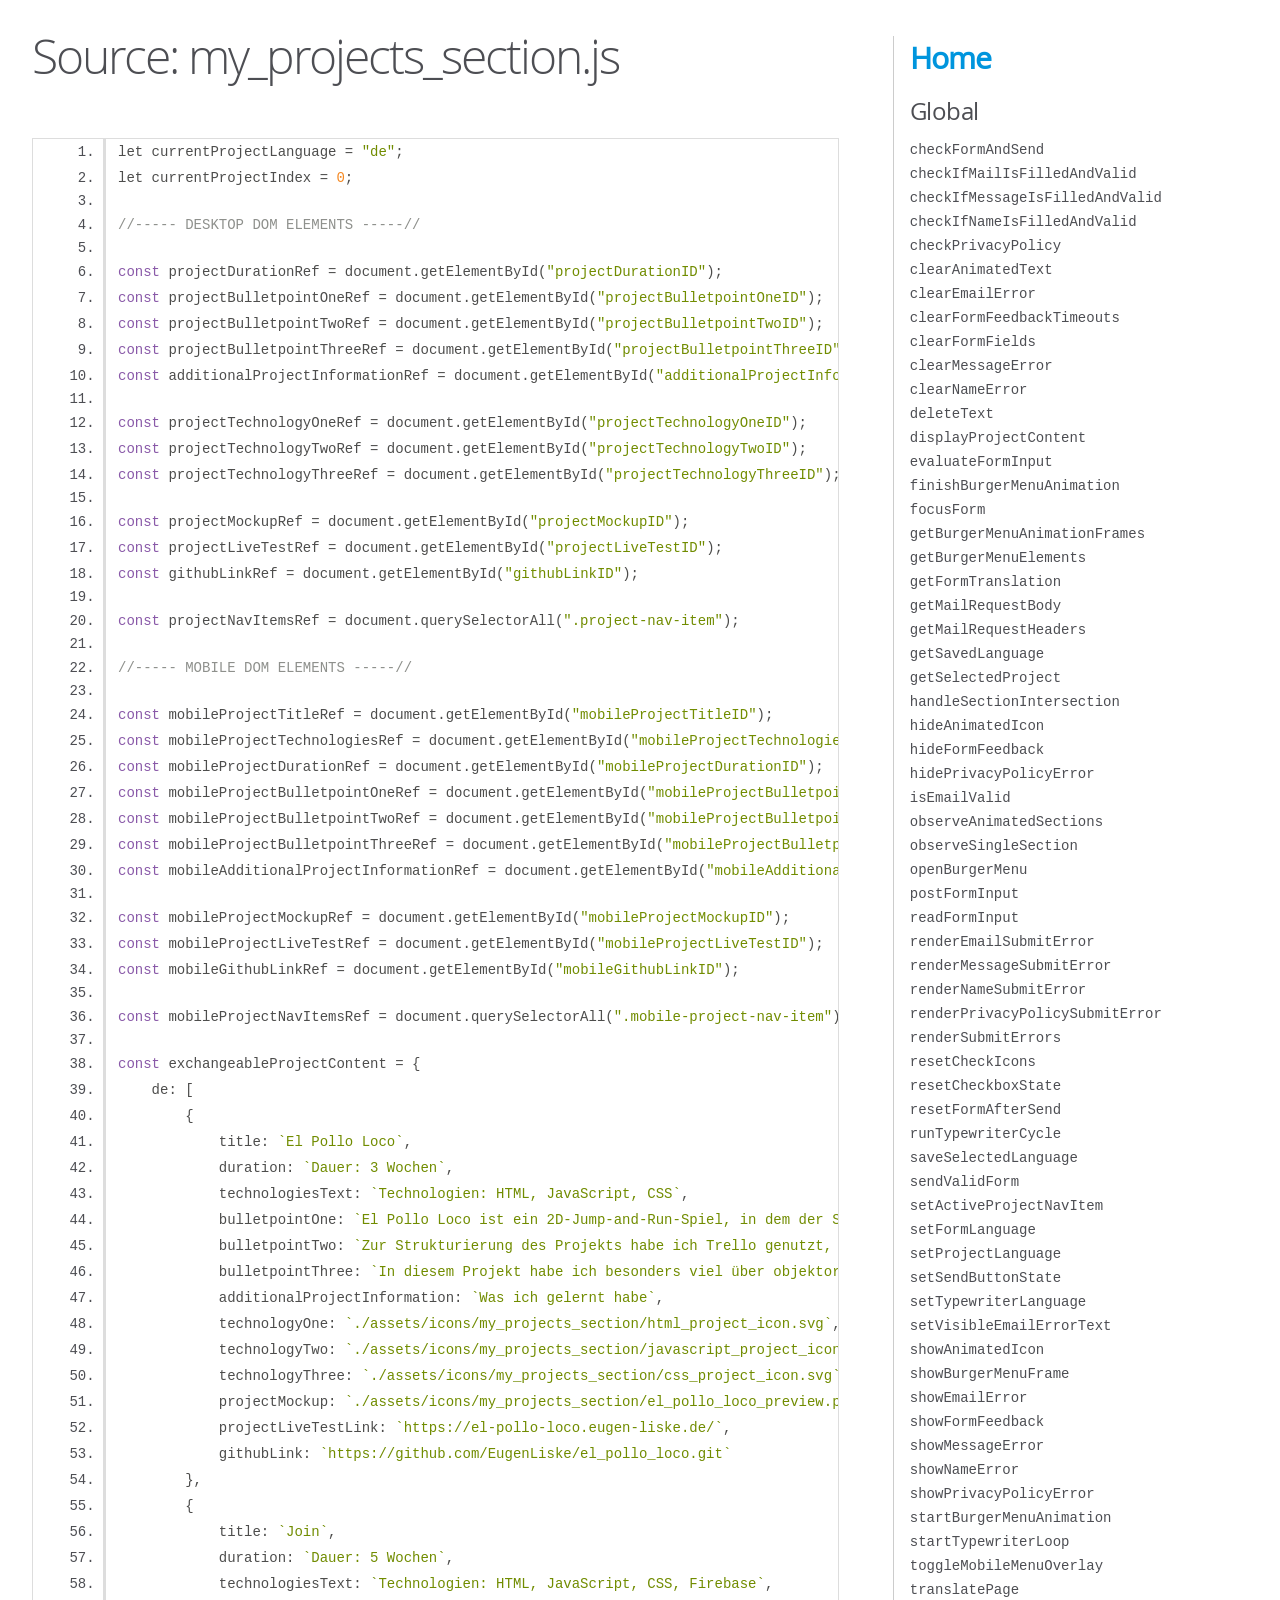
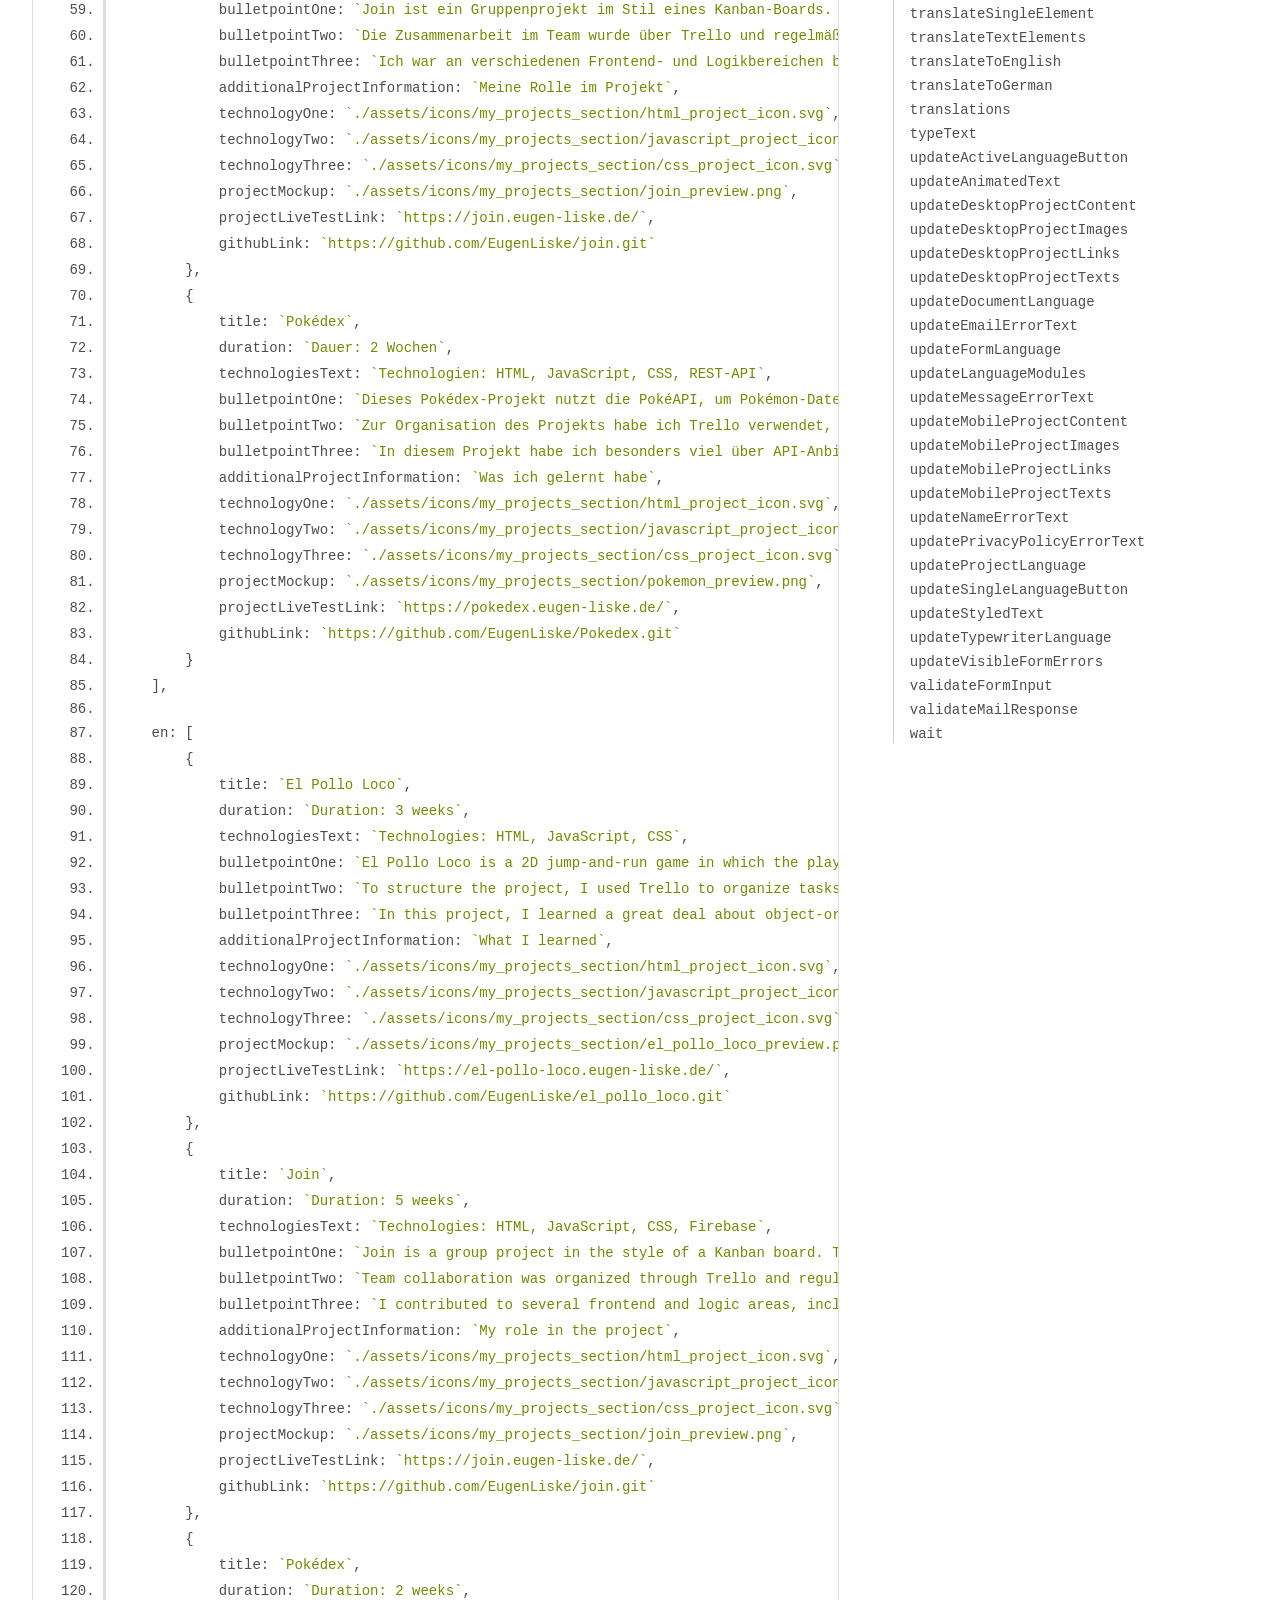
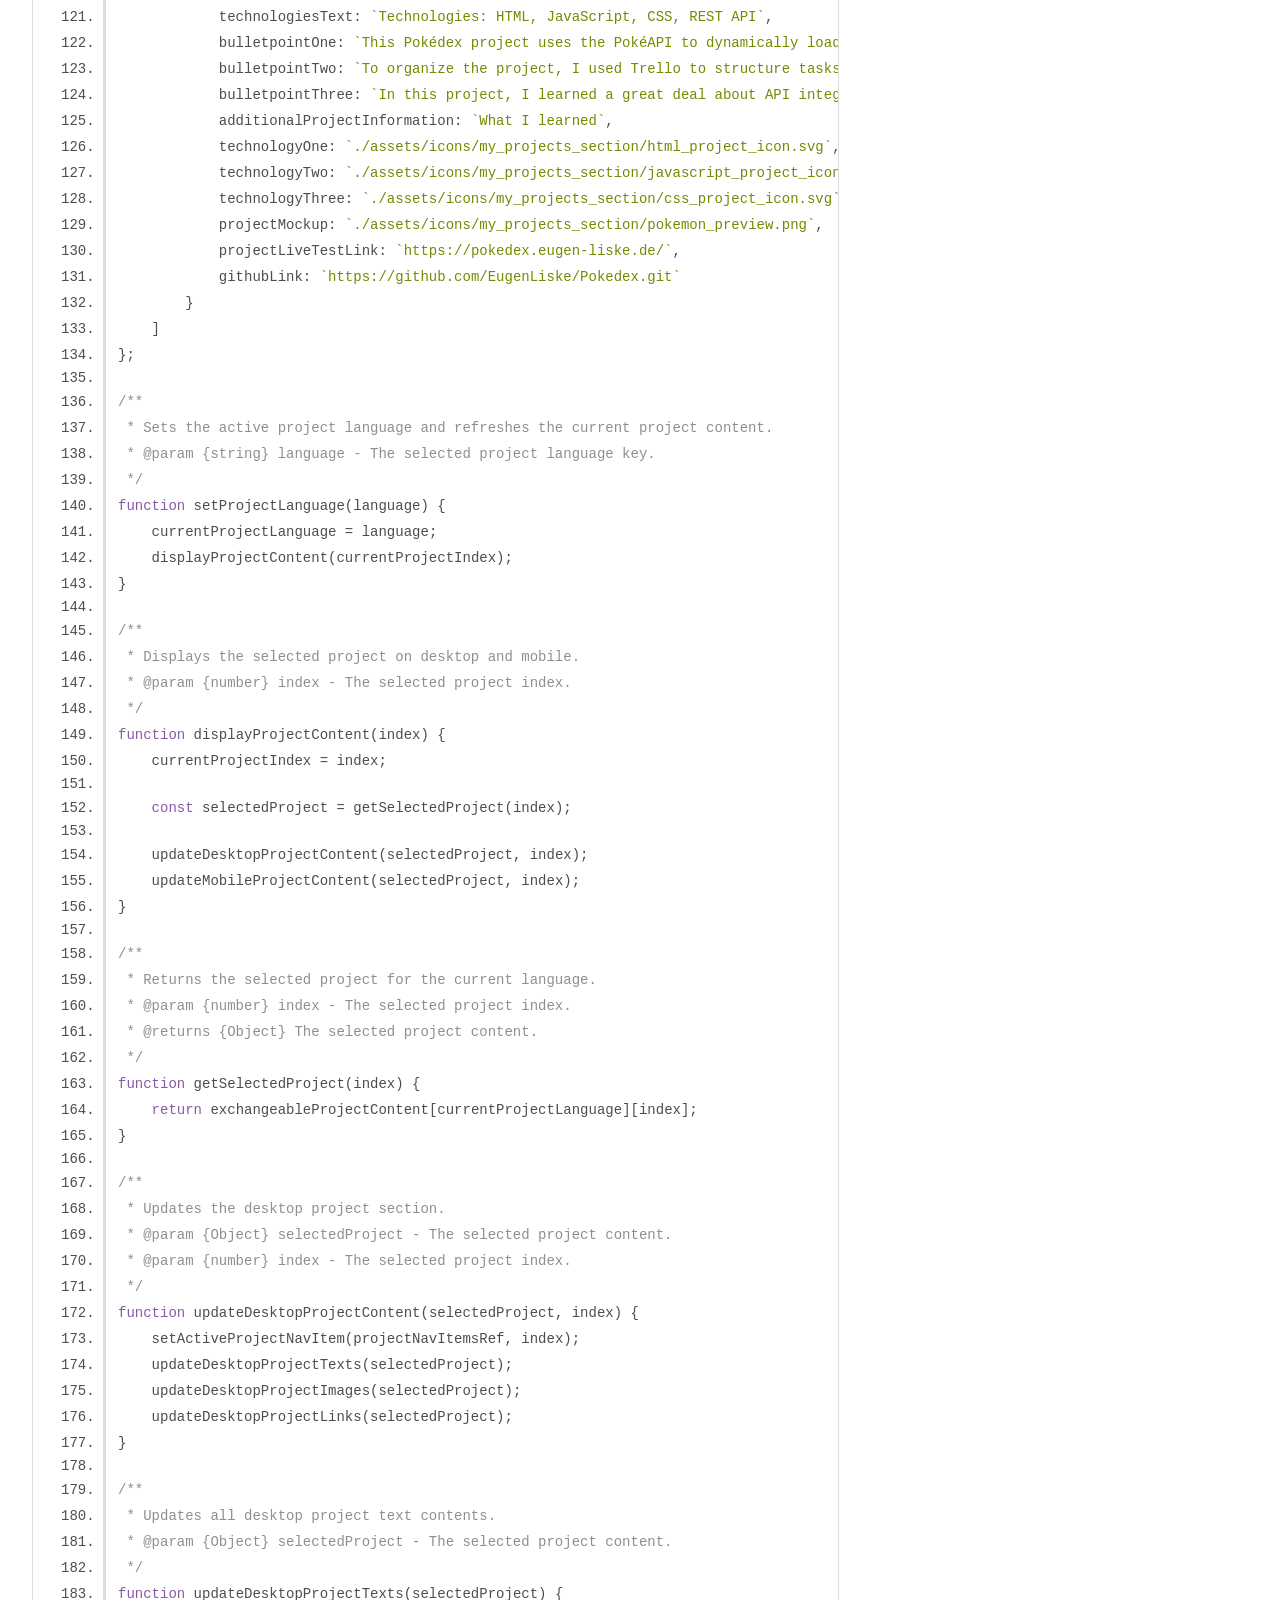
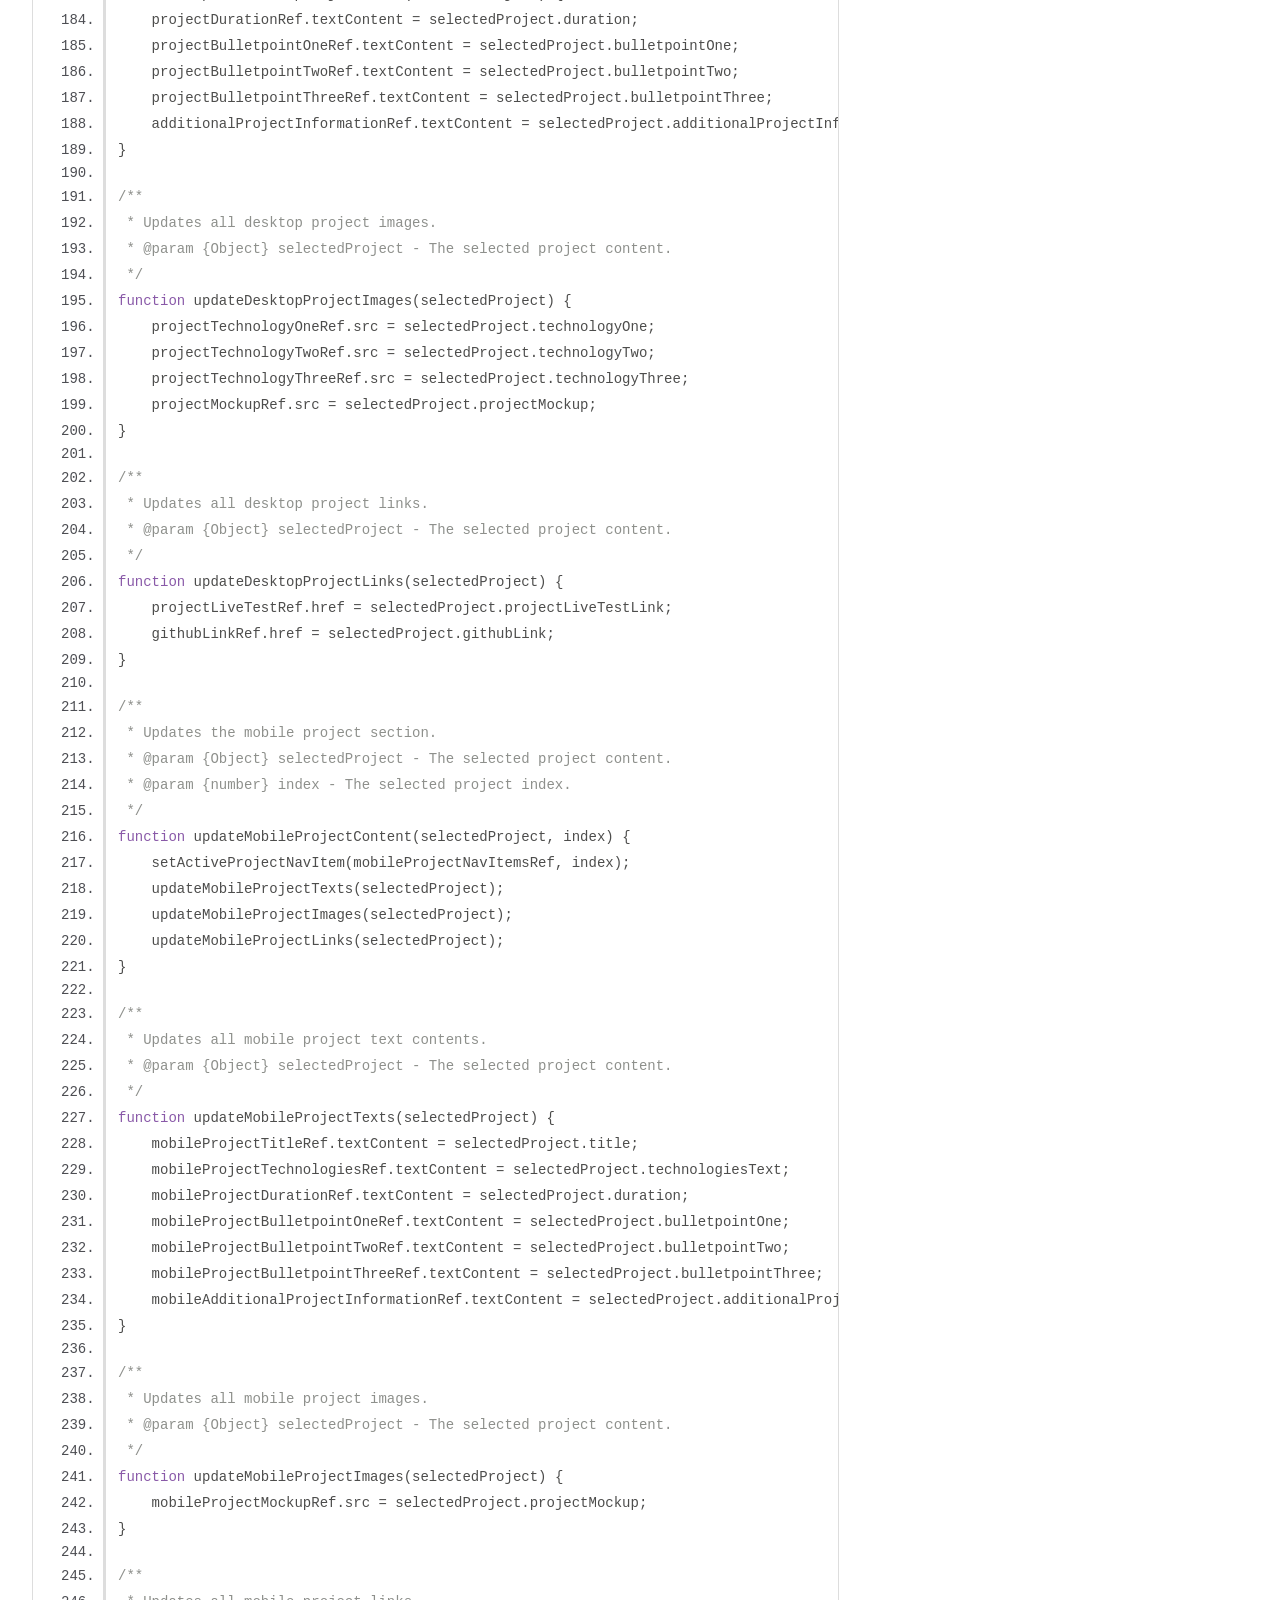
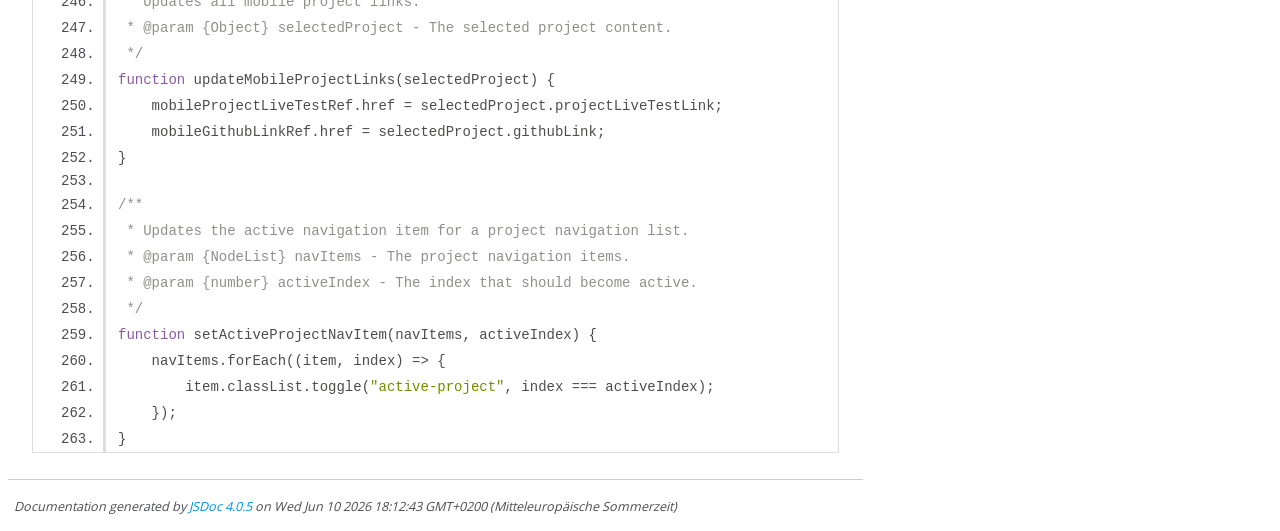
<file: out/my_projects_section.js.html>
<!DOCTYPE html>
<html lang="en">
<head>
    <meta charset="utf-8">
    <title>JSDoc: Source: my_projects_section.js</title>

    <script src="scripts/prettify/prettify.js"> </script>
    <script src="scripts/prettify/lang-css.js"> </script>
    <!--[if lt IE 9]>
      <script src="//html5shiv.googlecode.com/svn/trunk/html5.js"></script>
    <![endif]-->
    <link type="text/css" rel="stylesheet" href="styles/prettify-tomorrow.css">
    <link type="text/css" rel="stylesheet" href="styles/jsdoc-default.css">
</head>

<body>

<div id="main">

    <h1 class="page-title">Source: my_projects_section.js</h1>

    



    
    <section>
        <article>
            <pre class="prettyprint source linenums"><code>let currentProjectLanguage = "de";
let currentProjectIndex = 0;

//----- DESKTOP DOM ELEMENTS -----//

const projectDurationRef = document.getElementById("projectDurationID");
const projectBulletpointOneRef = document.getElementById("projectBulletpointOneID");
const projectBulletpointTwoRef = document.getElementById("projectBulletpointTwoID");
const projectBulletpointThreeRef = document.getElementById("projectBulletpointThreeID");
const additionalProjectInformationRef = document.getElementById("additionalProjectInformationID");

const projectTechnologyOneRef = document.getElementById("projectTechnologyOneID");
const projectTechnologyTwoRef = document.getElementById("projectTechnologyTwoID");
const projectTechnologyThreeRef = document.getElementById("projectTechnologyThreeID");

const projectMockupRef = document.getElementById("projectMockupID");
const projectLiveTestRef = document.getElementById("projectLiveTestID");
const githubLinkRef = document.getElementById("githubLinkID");

const projectNavItemsRef = document.querySelectorAll(".project-nav-item");

//----- MOBILE DOM ELEMENTS -----//

const mobileProjectTitleRef = document.getElementById("mobileProjectTitleID");
const mobileProjectTechnologiesRef = document.getElementById("mobileProjectTechnologiesID");
const mobileProjectDurationRef = document.getElementById("mobileProjectDurationID");
const mobileProjectBulletpointOneRef = document.getElementById("mobileProjectBulletpointOneID");
const mobileProjectBulletpointTwoRef = document.getElementById("mobileProjectBulletpointTwoID");
const mobileProjectBulletpointThreeRef = document.getElementById("mobileProjectBulletpointThreeID");
const mobileAdditionalProjectInformationRef = document.getElementById("mobileAdditionalProjectInformationID");

const mobileProjectMockupRef = document.getElementById("mobileProjectMockupID");
const mobileProjectLiveTestRef = document.getElementById("mobileProjectLiveTestID");
const mobileGithubLinkRef = document.getElementById("mobileGithubLinkID");

const mobileProjectNavItemsRef = document.querySelectorAll(".mobile-project-nav-item");

const exchangeableProjectContent = {
    de: [
        {
            title: `El Pollo Loco`,
            duration: `Dauer: 3 Wochen`,
            technologiesText: `Technologien: HTML, JavaScript, CSS`,
            bulletpointOne: `El Pollo Loco ist ein 2D-Jump-and-Run-Spiel, in dem der Spieler Pepe durch eine Wüstenlandschaft steuert, Münzen sammelt, Gegnern ausweicht und sich mit Salsaflaschen gegen Hühner und den Endboss verteidigt.`,
            bulletpointTwo: `Zur Strukturierung des Projekts habe ich Trello genutzt, um Aufgaben, Fortschritt und offene Punkte übersichtlich zu organisieren. Der Code ist in mehrere Klassen und Controller aufgeteilt, zum Beispiel für Spielfigur, Gegner, Audio, Eingaben und Rendering.`,
            bulletpointThree: `In diesem Projekt habe ich besonders viel über objektorientierte JavaScript-Strukturen, Canvas-Rendering, Animationen, Kollisionen, Spielzustände und Eingabesteuerung gelernt. Eine wichtige Erfahrung war es, viele einzelne Spielmechaniken zu einem funktionierenden Gesamtspiel zusammenzuführen.`,
            additionalProjectInformation: `Was ich gelernt habe`,
            technologyOne: `./assets/icons/my_projects_section/html_project_icon.svg`,
            technologyTwo: `./assets/icons/my_projects_section/javascript_project_icon.svg`,
            technologyThree: `./assets/icons/my_projects_section/css_project_icon.svg`,
            projectMockup: `./assets/icons/my_projects_section/el_pollo_loco_preview.png`,
            projectLiveTestLink: `https://el-pollo-loco.eugen-liske.de/`,
            githubLink: `https://github.com/EugenLiske/el_pollo_loco.git`
        },
        {
            title: `Join`,
            duration: `Dauer: 5 Wochen`,
            technologiesText: `Technologien: HTML, JavaScript, CSS, Firebase`,
            bulletpointOne: `Join ist ein Gruppenprojekt im Stil eines Kanban-Boards. Aufgaben können erstellt, bearbeitet und per Drag &amp; Drop zwischen verschiedenen Bearbeitungsphasen verschoben werden. Die Multi-Page-Application nutzt Firebase zur Speicherung von Benutzern, Kontakten und Tasks.`,
            bulletpointTwo: `Die Zusammenarbeit im Team wurde über Trello und regelmäßige Meetings organisiert. Aufgaben und Features wurden gemeinsam geplant und der Fortschritt kontinuierlich abgestimmt. Der Code wurde in verschiedene Bereiche wie Login, Task-Management, Formulare und Board-Logik aufgeteilt.`,
            bulletpointThree: `Ich war an verschiedenen Frontend- und Logikbereichen beteiligt, darunter Formularverarbeitung, Task-Erstellung, Login-Funktionalität sowie Drag-&amp;-Drop- und Overlay-Systeme. Besonders viel gelernt habe ich dabei über Teamarbeit, saubere Code-Strukturen und die Organisation größerer JavaScript-Projekte.`,
            additionalProjectInformation: `Meine Rolle im Projekt`,
            technologyOne: `./assets/icons/my_projects_section/html_project_icon.svg`,
            technologyTwo: `./assets/icons/my_projects_section/javascript_project_icon.svg`,
            technologyThree: `./assets/icons/my_projects_section/css_project_icon.svg`,
            projectMockup: `./assets/icons/my_projects_section/join_preview.png`,
            projectLiveTestLink: `https://join.eugen-liske.de/`,
            githubLink: `https://github.com/EugenLiske/join.git`
        },
        {
            title: `Pokédex`,
            duration: `Dauer: 2 Wochen`,
            technologiesText: `Technologien: HTML, JavaScript, CSS, REST-API`,
            bulletpointOne: `Dieses Pokédex-Projekt nutzt die PokéAPI, um Pokémon-Daten dynamisch zu laden und darzustellen. Nutzer können Pokémon suchen, Detailansichten öffnen und zwischen verschiedenen Informationsbereichen wie Stats oder Evolutionsketten navigieren.`,
            bulletpointTwo: `Zur Organisation des Projekts habe ich Trello verwendet, um Aufgaben und Fortschritt strukturiert festzuhalten. Der Code wurde in verschiedene Bereiche wie API-Handling, Templates, Overlay-Logik, Suchfunktion und Karten-Rendering aufgeteilt.`,
            bulletpointThree: `In diesem Projekt habe ich besonders viel über API-Anbindungen, asynchrones JavaScript, dynamisches Rendering und die Verarbeitung großer Datenmengen gelernt. Außerdem konnte ich meine Kenntnisse in modularer Code-Struktur und responsivem Frontend-Design weiter vertiefen.`,
            additionalProjectInformation: `Was ich gelernt habe`,
            technologyOne: `./assets/icons/my_projects_section/html_project_icon.svg`,
            technologyTwo: `./assets/icons/my_projects_section/javascript_project_icon.svg`,
            technologyThree: `./assets/icons/my_projects_section/css_project_icon.svg`,
            projectMockup: `./assets/icons/my_projects_section/pokemon_preview.png`,
            projectLiveTestLink: `https://pokedex.eugen-liske.de/`,
            githubLink: `https://github.com/EugenLiske/Pokedex.git`
        }
    ],

    en: [
        {
            title: `El Pollo Loco`,
            duration: `Duration: 3 weeks`,
            technologiesText: `Technologies: HTML, JavaScript, CSS`,
            bulletpointOne: `El Pollo Loco is a 2D jump-and-run game in which the player guides Pepe through a desert landscape, collects coins, avoids enemies, and uses salsa bottles to defend himself against chickens and the final boss.`,
            bulletpointTwo: `To structure the project, I used Trello to organize tasks, progress, and open issues clearly. The code is divided into several classes and controllers, for example for the character, enemies, audio, input handling, and rendering.`,
            bulletpointThree: `In this project, I learned a great deal about object-oriented JavaScript structures, canvas rendering, animations, collisions, game states, and input control. One important experience was combining many individual game mechanics into one functional complete game.`,
            additionalProjectInformation: `What I learned`,
            technologyOne: `./assets/icons/my_projects_section/html_project_icon.svg`,
            technologyTwo: `./assets/icons/my_projects_section/javascript_project_icon.svg`,
            technologyThree: `./assets/icons/my_projects_section/css_project_icon.svg`,
            projectMockup: `./assets/icons/my_projects_section/el_pollo_loco_preview.png`,
            projectLiveTestLink: `https://el-pollo-loco.eugen-liske.de/`,
            githubLink: `https://github.com/EugenLiske/el_pollo_loco.git`
        },
        {
            title: `Join`,
            duration: `Duration: 5 weeks`,
            technologiesText: `Technologies: HTML, JavaScript, CSS, Firebase`,
            bulletpointOne: `Join is a group project in the style of a Kanban board. Tasks can be created, edited, and moved between different workflow stages using drag and drop. The multi-page application uses Firebase to store users, contacts, and tasks.`,
            bulletpointTwo: `Team collaboration was organized through Trello and regular meetings. Tasks and features were planned together, and progress was continuously coordinated. The code was divided into different areas such as login, task management, forms, and board logic.`,
            bulletpointThree: `I contributed to several frontend and logic areas, including form handling, task creation, login functionality, as well as drag-and-drop and overlay systems. I learned a lot about teamwork, clean code structures, and organizing larger JavaScript projects.`,
            additionalProjectInformation: `My role in the project`,
            technologyOne: `./assets/icons/my_projects_section/html_project_icon.svg`,
            technologyTwo: `./assets/icons/my_projects_section/javascript_project_icon.svg`,
            technologyThree: `./assets/icons/my_projects_section/css_project_icon.svg`,
            projectMockup: `./assets/icons/my_projects_section/join_preview.png`,
            projectLiveTestLink: `https://join.eugen-liske.de/`,
            githubLink: `https://github.com/EugenLiske/join.git`
        },
        {
            title: `Pokédex`,
            duration: `Duration: 2 weeks`,
            technologiesText: `Technologies: HTML, JavaScript, CSS, REST API`,
            bulletpointOne: `This Pokédex project uses the PokéAPI to dynamically load and display Pokémon data. Users can search for Pokémon, open detail views, and switch between different information areas such as stats or evolution chains.`,
            bulletpointTwo: `To organize the project, I used Trello to structure tasks and track progress. The code was divided into different areas such as API handling, templates, overlay logic, search functionality, and card rendering.`,
            bulletpointThree: `In this project, I learned a great deal about API integration, asynchronous JavaScript, dynamic rendering, and handling large amounts of data. I was also able to further deepen my knowledge of modular code structure and responsive frontend design.`,
            additionalProjectInformation: `What I learned`,
            technologyOne: `./assets/icons/my_projects_section/html_project_icon.svg`,
            technologyTwo: `./assets/icons/my_projects_section/javascript_project_icon.svg`,
            technologyThree: `./assets/icons/my_projects_section/css_project_icon.svg`,
            projectMockup: `./assets/icons/my_projects_section/pokemon_preview.png`,
            projectLiveTestLink: `https://pokedex.eugen-liske.de/`,
            githubLink: `https://github.com/EugenLiske/Pokedex.git`
        }
    ]
};

/**
 * Sets the active project language and refreshes the current project content.
 * @param {string} language - The selected project language key.
 */
function setProjectLanguage(language) {
    currentProjectLanguage = language;
    displayProjectContent(currentProjectIndex);
}

/**
 * Displays the selected project on desktop and mobile.
 * @param {number} index - The selected project index.
 */
function displayProjectContent(index) {
    currentProjectIndex = index;

    const selectedProject = getSelectedProject(index);

    updateDesktopProjectContent(selectedProject, index);
    updateMobileProjectContent(selectedProject, index);
}

/**
 * Returns the selected project for the current language.
 * @param {number} index - The selected project index.
 * @returns {Object} The selected project content.
 */
function getSelectedProject(index) {
    return exchangeableProjectContent[currentProjectLanguage][index];
}

/**
 * Updates the desktop project section.
 * @param {Object} selectedProject - The selected project content.
 * @param {number} index - The selected project index.
 */
function updateDesktopProjectContent(selectedProject, index) {
    setActiveProjectNavItem(projectNavItemsRef, index);
    updateDesktopProjectTexts(selectedProject);
    updateDesktopProjectImages(selectedProject);
    updateDesktopProjectLinks(selectedProject);
}

/**
 * Updates all desktop project text contents.
 * @param {Object} selectedProject - The selected project content.
 */
function updateDesktopProjectTexts(selectedProject) {
    projectDurationRef.textContent = selectedProject.duration;
    projectBulletpointOneRef.textContent = selectedProject.bulletpointOne;
    projectBulletpointTwoRef.textContent = selectedProject.bulletpointTwo;
    projectBulletpointThreeRef.textContent = selectedProject.bulletpointThree;
    additionalProjectInformationRef.textContent = selectedProject.additionalProjectInformation;
}

/**
 * Updates all desktop project images.
 * @param {Object} selectedProject - The selected project content.
 */
function updateDesktopProjectImages(selectedProject) {
    projectTechnologyOneRef.src = selectedProject.technologyOne;
    projectTechnologyTwoRef.src = selectedProject.technologyTwo;
    projectTechnologyThreeRef.src = selectedProject.technologyThree;
    projectMockupRef.src = selectedProject.projectMockup;
}

/**
 * Updates all desktop project links.
 * @param {Object} selectedProject - The selected project content.
 */
function updateDesktopProjectLinks(selectedProject) {
    projectLiveTestRef.href = selectedProject.projectLiveTestLink;
    githubLinkRef.href = selectedProject.githubLink;
}

/**
 * Updates the mobile project section.
 * @param {Object} selectedProject - The selected project content.
 * @param {number} index - The selected project index.
 */
function updateMobileProjectContent(selectedProject, index) {
    setActiveProjectNavItem(mobileProjectNavItemsRef, index);
    updateMobileProjectTexts(selectedProject);
    updateMobileProjectImages(selectedProject);
    updateMobileProjectLinks(selectedProject);
}

/**
 * Updates all mobile project text contents.
 * @param {Object} selectedProject - The selected project content.
 */
function updateMobileProjectTexts(selectedProject) {
    mobileProjectTitleRef.textContent = selectedProject.title;
    mobileProjectTechnologiesRef.textContent = selectedProject.technologiesText;
    mobileProjectDurationRef.textContent = selectedProject.duration;
    mobileProjectBulletpointOneRef.textContent = selectedProject.bulletpointOne;
    mobileProjectBulletpointTwoRef.textContent = selectedProject.bulletpointTwo;
    mobileProjectBulletpointThreeRef.textContent = selectedProject.bulletpointThree;
    mobileAdditionalProjectInformationRef.textContent = selectedProject.additionalProjectInformation;
}

/**
 * Updates all mobile project images.
 * @param {Object} selectedProject - The selected project content.
 */
function updateMobileProjectImages(selectedProject) {
    mobileProjectMockupRef.src = selectedProject.projectMockup;
}

/**
 * Updates all mobile project links.
 * @param {Object} selectedProject - The selected project content.
 */
function updateMobileProjectLinks(selectedProject) {
    mobileProjectLiveTestRef.href = selectedProject.projectLiveTestLink;
    mobileGithubLinkRef.href = selectedProject.githubLink;
}

/**
 * Updates the active navigation item for a project navigation list.
 * @param {NodeList} navItems - The project navigation items.
 * @param {number} activeIndex - The index that should become active.
 */
function setActiveProjectNavItem(navItems, activeIndex) {
    navItems.forEach((item, index) => {
        item.classList.toggle("active-project", index === activeIndex);
    });
}</code></pre>
        </article>
    </section>




</div>

<nav>
    <h2><a href="index.html">Home</a></h2><h3>Global</h3><ul><li><a href="global.html#checkFormAndSend">checkFormAndSend</a></li><li><a href="global.html#checkIfMailIsFilledAndValid">checkIfMailIsFilledAndValid</a></li><li><a href="global.html#checkIfMessageIsFilledAndValid">checkIfMessageIsFilledAndValid</a></li><li><a href="global.html#checkIfNameIsFilledAndValid">checkIfNameIsFilledAndValid</a></li><li><a href="global.html#checkPrivacyPolicy">checkPrivacyPolicy</a></li><li><a href="global.html#clearAnimatedText">clearAnimatedText</a></li><li><a href="global.html#clearEmailError">clearEmailError</a></li><li><a href="global.html#clearFormFeedbackTimeouts">clearFormFeedbackTimeouts</a></li><li><a href="global.html#clearFormFields">clearFormFields</a></li><li><a href="global.html#clearMessageError">clearMessageError</a></li><li><a href="global.html#clearNameError">clearNameError</a></li><li><a href="global.html#deleteText">deleteText</a></li><li><a href="global.html#displayProjectContent">displayProjectContent</a></li><li><a href="global.html#evaluateFormInput">evaluateFormInput</a></li><li><a href="global.html#finishBurgerMenuAnimation">finishBurgerMenuAnimation</a></li><li><a href="global.html#focusForm">focusForm</a></li><li><a href="global.html#getBurgerMenuAnimationFrames">getBurgerMenuAnimationFrames</a></li><li><a href="global.html#getBurgerMenuElements">getBurgerMenuElements</a></li><li><a href="global.html#getFormTranslation">getFormTranslation</a></li><li><a href="global.html#getMailRequestBody">getMailRequestBody</a></li><li><a href="global.html#getMailRequestHeaders">getMailRequestHeaders</a></li><li><a href="global.html#getSavedLanguage">getSavedLanguage</a></li><li><a href="global.html#getSelectedProject">getSelectedProject</a></li><li><a href="global.html#handleSectionIntersection">handleSectionIntersection</a></li><li><a href="global.html#hideAnimatedIcon">hideAnimatedIcon</a></li><li><a href="global.html#hideFormFeedback">hideFormFeedback</a></li><li><a href="global.html#hidePrivacyPolicyError">hidePrivacyPolicyError</a></li><li><a href="global.html#isEmailValid">isEmailValid</a></li><li><a href="global.html#observeAnimatedSections">observeAnimatedSections</a></li><li><a href="global.html#observeSingleSection">observeSingleSection</a></li><li><a href="global.html#openBurgerMenu">openBurgerMenu</a></li><li><a href="global.html#postFormInput">postFormInput</a></li><li><a href="global.html#readFormInput">readFormInput</a></li><li><a href="global.html#renderEmailSubmitError">renderEmailSubmitError</a></li><li><a href="global.html#renderMessageSubmitError">renderMessageSubmitError</a></li><li><a href="global.html#renderNameSubmitError">renderNameSubmitError</a></li><li><a href="global.html#renderPrivacyPolicySubmitError">renderPrivacyPolicySubmitError</a></li><li><a href="global.html#renderSubmitErrors">renderSubmitErrors</a></li><li><a href="global.html#resetCheckIcons">resetCheckIcons</a></li><li><a href="global.html#resetCheckboxState">resetCheckboxState</a></li><li><a href="global.html#resetFormAfterSend">resetFormAfterSend</a></li><li><a href="global.html#runTypewriterCycle">runTypewriterCycle</a></li><li><a href="global.html#saveSelectedLanguage">saveSelectedLanguage</a></li><li><a href="global.html#sendValidForm">sendValidForm</a></li><li><a href="global.html#setActiveProjectNavItem">setActiveProjectNavItem</a></li><li><a href="global.html#setFormLanguage">setFormLanguage</a></li><li><a href="global.html#setProjectLanguage">setProjectLanguage</a></li><li><a href="global.html#setSendButtonState">setSendButtonState</a></li><li><a href="global.html#setTypewriterLanguage">setTypewriterLanguage</a></li><li><a href="global.html#setVisibleEmailErrorText">setVisibleEmailErrorText</a></li><li><a href="global.html#showAnimatedIcon">showAnimatedIcon</a></li><li><a href="global.html#showBurgerMenuFrame">showBurgerMenuFrame</a></li><li><a href="global.html#showEmailError">showEmailError</a></li><li><a href="global.html#showFormFeedback">showFormFeedback</a></li><li><a href="global.html#showMessageError">showMessageError</a></li><li><a href="global.html#showNameError">showNameError</a></li><li><a href="global.html#showPrivacyPolicyError">showPrivacyPolicyError</a></li><li><a href="global.html#startBurgerMenuAnimation">startBurgerMenuAnimation</a></li><li><a href="global.html#startTypewriterLoop">startTypewriterLoop</a></li><li><a href="global.html#toggleMobileMenuOverlay">toggleMobileMenuOverlay</a></li><li><a href="global.html#translatePage">translatePage</a></li><li><a href="global.html#translateSingleElement">translateSingleElement</a></li><li><a href="global.html#translateTextElements">translateTextElements</a></li><li><a href="global.html#translateToEnglish">translateToEnglish</a></li><li><a href="global.html#translateToGerman">translateToGerman</a></li><li><a href="global.html#translations">translations</a></li><li><a href="global.html#typeText">typeText</a></li><li><a href="global.html#updateActiveLanguageButton">updateActiveLanguageButton</a></li><li><a href="global.html#updateAnimatedText">updateAnimatedText</a></li><li><a href="global.html#updateDesktopProjectContent">updateDesktopProjectContent</a></li><li><a href="global.html#updateDesktopProjectImages">updateDesktopProjectImages</a></li><li><a href="global.html#updateDesktopProjectLinks">updateDesktopProjectLinks</a></li><li><a href="global.html#updateDesktopProjectTexts">updateDesktopProjectTexts</a></li><li><a href="global.html#updateDocumentLanguage">updateDocumentLanguage</a></li><li><a href="global.html#updateEmailErrorText">updateEmailErrorText</a></li><li><a href="global.html#updateFormLanguage">updateFormLanguage</a></li><li><a href="global.html#updateLanguageModules">updateLanguageModules</a></li><li><a href="global.html#updateMessageErrorText">updateMessageErrorText</a></li><li><a href="global.html#updateMobileProjectContent">updateMobileProjectContent</a></li><li><a href="global.html#updateMobileProjectImages">updateMobileProjectImages</a></li><li><a href="global.html#updateMobileProjectLinks">updateMobileProjectLinks</a></li><li><a href="global.html#updateMobileProjectTexts">updateMobileProjectTexts</a></li><li><a href="global.html#updateNameErrorText">updateNameErrorText</a></li><li><a href="global.html#updatePrivacyPolicyErrorText">updatePrivacyPolicyErrorText</a></li><li><a href="global.html#updateProjectLanguage">updateProjectLanguage</a></li><li><a href="global.html#updateSingleLanguageButton">updateSingleLanguageButton</a></li><li><a href="global.html#updateStyledText">updateStyledText</a></li><li><a href="global.html#updateTypewriterLanguage">updateTypewriterLanguage</a></li><li><a href="global.html#updateVisibleFormErrors">updateVisibleFormErrors</a></li><li><a href="global.html#validateFormInput">validateFormInput</a></li><li><a href="global.html#validateMailResponse">validateMailResponse</a></li><li><a href="global.html#wait">wait</a></li></ul>
</nav>

<br class="clear">

<footer>
    Documentation generated by <a href="https://github.com/jsdoc/jsdoc">JSDoc 4.0.5</a> on Wed Jun 10 2026 18:12:43 GMT+0200 (Mitteleuropäische Sommerzeit)
</footer>

<script> prettyPrint(); </script>
<script src="scripts/linenumber.js"> </script>
</body>
</html>
</file>
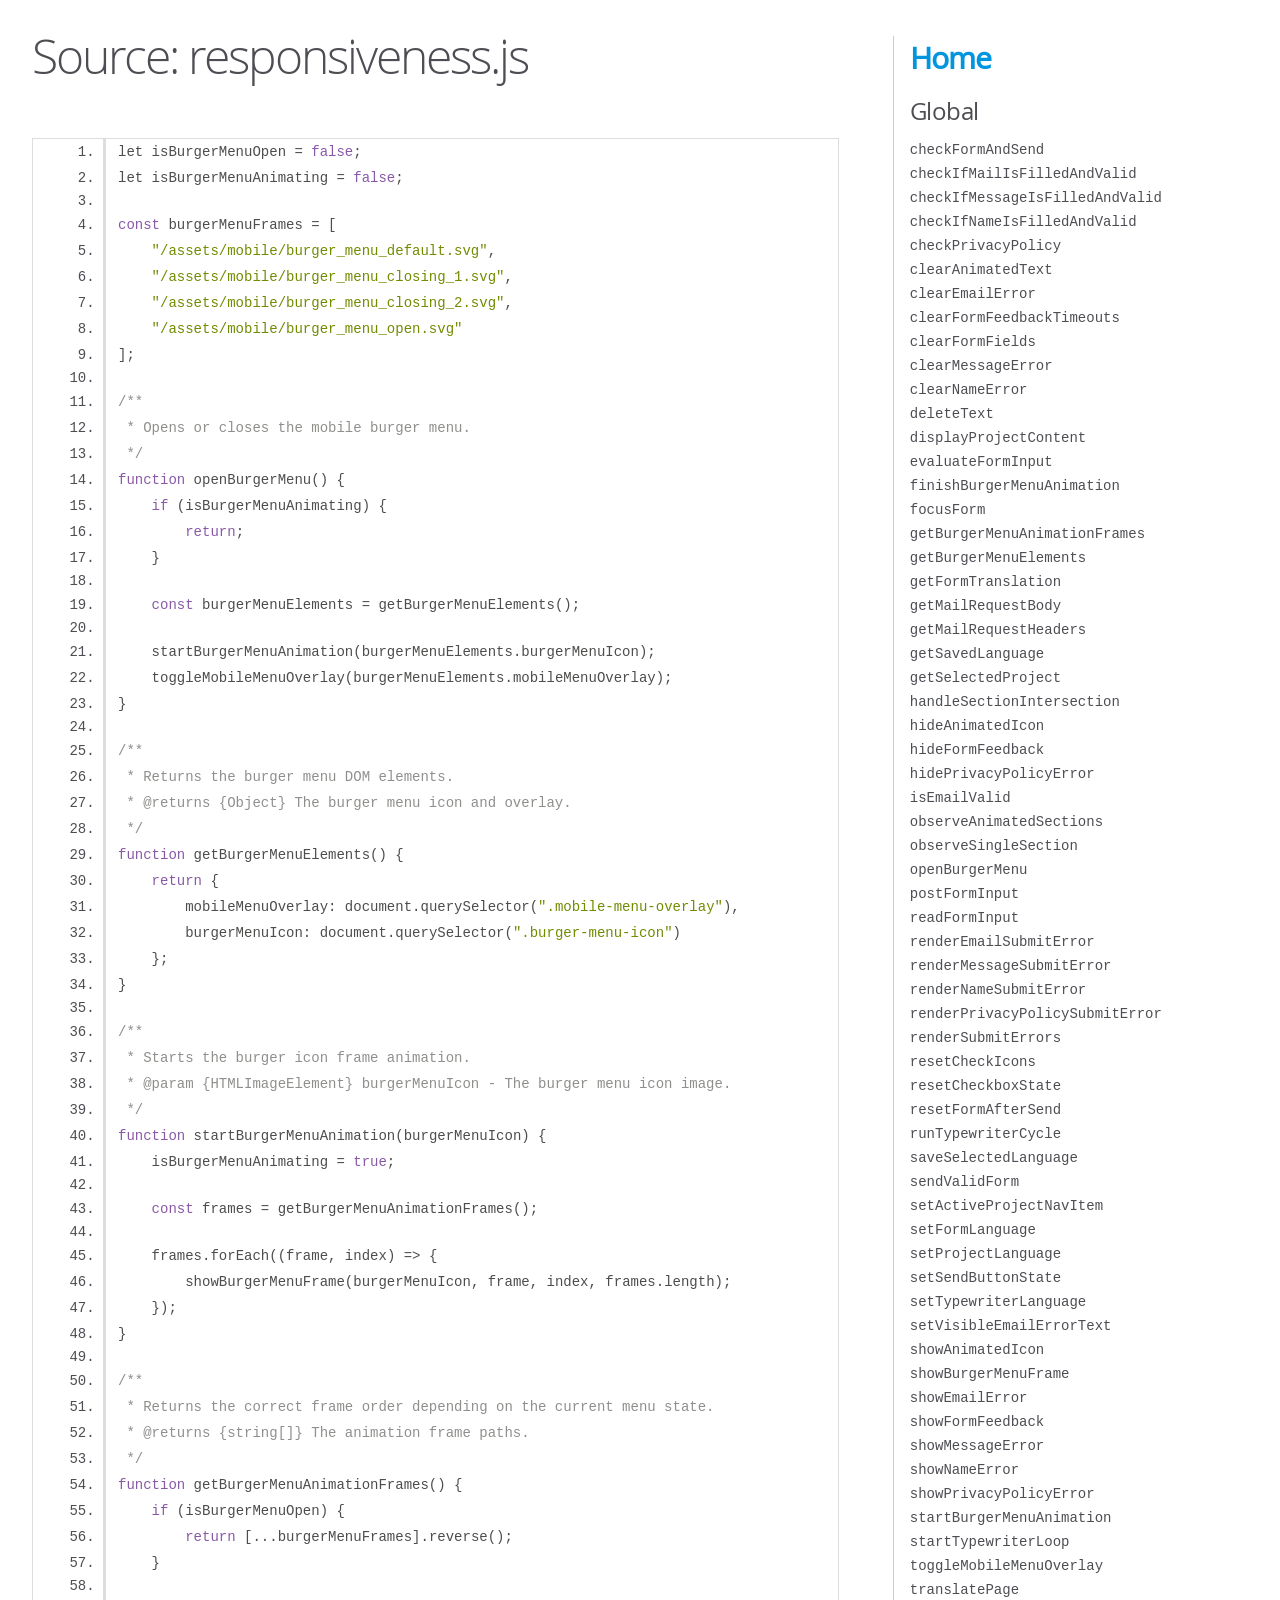
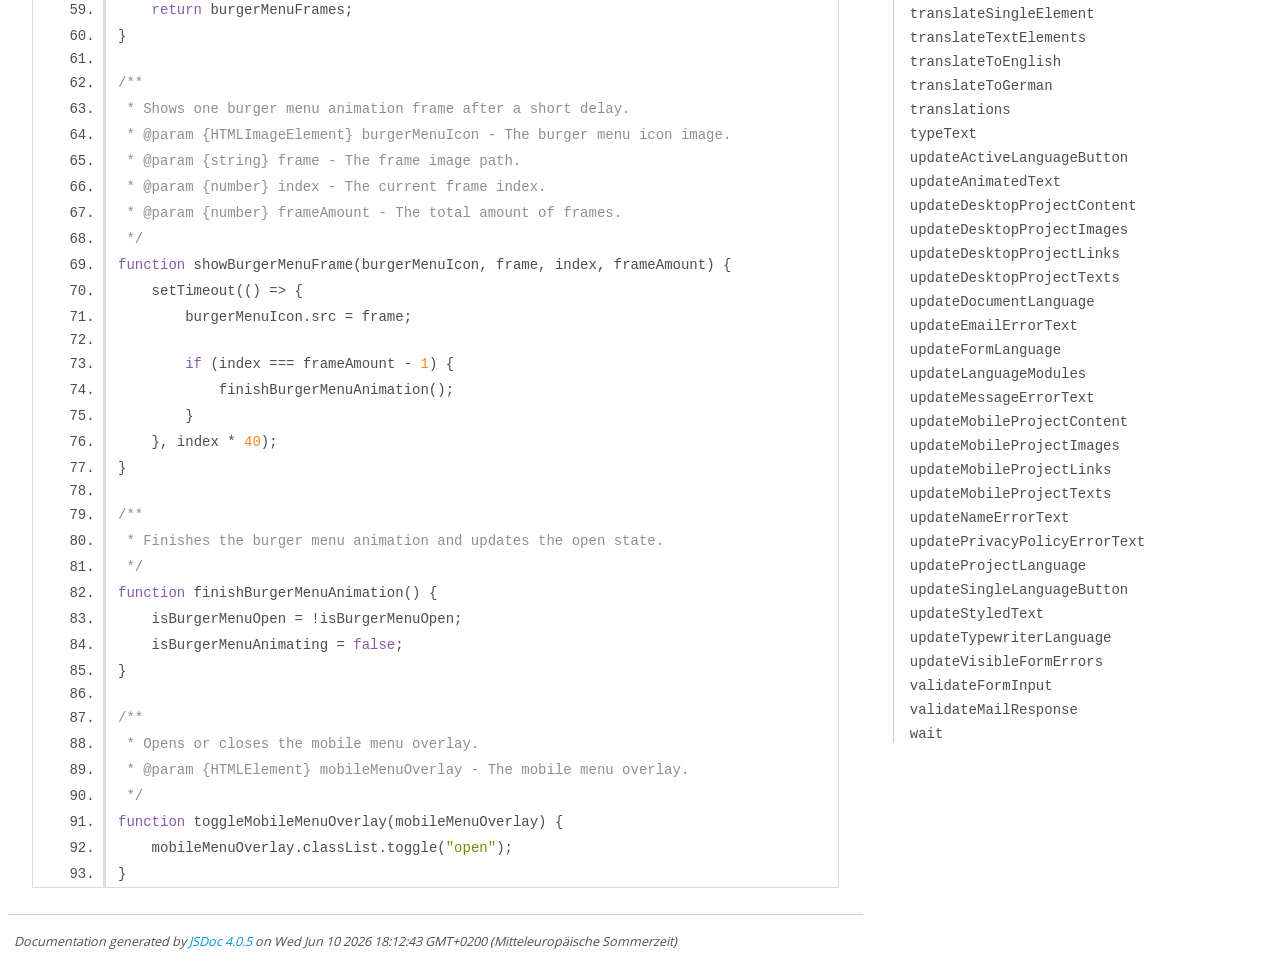
<file: out/responsiveness.js.html>
<!DOCTYPE html>
<html lang="en">
<head>
    <meta charset="utf-8">
    <title>JSDoc: Source: responsiveness.js</title>

    <script src="scripts/prettify/prettify.js"> </script>
    <script src="scripts/prettify/lang-css.js"> </script>
    <!--[if lt IE 9]>
      <script src="//html5shiv.googlecode.com/svn/trunk/html5.js"></script>
    <![endif]-->
    <link type="text/css" rel="stylesheet" href="styles/prettify-tomorrow.css">
    <link type="text/css" rel="stylesheet" href="styles/jsdoc-default.css">
</head>

<body>

<div id="main">

    <h1 class="page-title">Source: responsiveness.js</h1>

    



    
    <section>
        <article>
            <pre class="prettyprint source linenums"><code>let isBurgerMenuOpen = false;
let isBurgerMenuAnimating = false;

const burgerMenuFrames = [
    "/assets/mobile/burger_menu_default.svg",
    "/assets/mobile/burger_menu_closing_1.svg",
    "/assets/mobile/burger_menu_closing_2.svg",
    "/assets/mobile/burger_menu_open.svg"
];

/**
 * Opens or closes the mobile burger menu.
 */
function openBurgerMenu() {
    if (isBurgerMenuAnimating) {
        return;
    }

    const burgerMenuElements = getBurgerMenuElements();

    startBurgerMenuAnimation(burgerMenuElements.burgerMenuIcon);
    toggleMobileMenuOverlay(burgerMenuElements.mobileMenuOverlay);
}

/**
 * Returns the burger menu DOM elements.
 * @returns {Object} The burger menu icon and overlay.
 */
function getBurgerMenuElements() {
    return {
        mobileMenuOverlay: document.querySelector(".mobile-menu-overlay"),
        burgerMenuIcon: document.querySelector(".burger-menu-icon")
    };
}

/**
 * Starts the burger icon frame animation.
 * @param {HTMLImageElement} burgerMenuIcon - The burger menu icon image.
 */
function startBurgerMenuAnimation(burgerMenuIcon) {
    isBurgerMenuAnimating = true;

    const frames = getBurgerMenuAnimationFrames();

    frames.forEach((frame, index) => {
        showBurgerMenuFrame(burgerMenuIcon, frame, index, frames.length);
    });
}

/**
 * Returns the correct frame order depending on the current menu state.
 * @returns {string[]} The animation frame paths.
 */
function getBurgerMenuAnimationFrames() {
    if (isBurgerMenuOpen) {
        return [...burgerMenuFrames].reverse();
    }

    return burgerMenuFrames;
}

/**
 * Shows one burger menu animation frame after a short delay.
 * @param {HTMLImageElement} burgerMenuIcon - The burger menu icon image.
 * @param {string} frame - The frame image path.
 * @param {number} index - The current frame index.
 * @param {number} frameAmount - The total amount of frames.
 */
function showBurgerMenuFrame(burgerMenuIcon, frame, index, frameAmount) {
    setTimeout(() => {
        burgerMenuIcon.src = frame;

        if (index === frameAmount - 1) {
            finishBurgerMenuAnimation();
        }
    }, index * 40);
}

/**
 * Finishes the burger menu animation and updates the open state.
 */
function finishBurgerMenuAnimation() {
    isBurgerMenuOpen = !isBurgerMenuOpen;
    isBurgerMenuAnimating = false;
}

/**
 * Opens or closes the mobile menu overlay.
 * @param {HTMLElement} mobileMenuOverlay - The mobile menu overlay.
 */
function toggleMobileMenuOverlay(mobileMenuOverlay) {
    mobileMenuOverlay.classList.toggle("open");
}</code></pre>
        </article>
    </section>




</div>

<nav>
    <h2><a href="index.html">Home</a></h2><h3>Global</h3><ul><li><a href="global.html#checkFormAndSend">checkFormAndSend</a></li><li><a href="global.html#checkIfMailIsFilledAndValid">checkIfMailIsFilledAndValid</a></li><li><a href="global.html#checkIfMessageIsFilledAndValid">checkIfMessageIsFilledAndValid</a></li><li><a href="global.html#checkIfNameIsFilledAndValid">checkIfNameIsFilledAndValid</a></li><li><a href="global.html#checkPrivacyPolicy">checkPrivacyPolicy</a></li><li><a href="global.html#clearAnimatedText">clearAnimatedText</a></li><li><a href="global.html#clearEmailError">clearEmailError</a></li><li><a href="global.html#clearFormFeedbackTimeouts">clearFormFeedbackTimeouts</a></li><li><a href="global.html#clearFormFields">clearFormFields</a></li><li><a href="global.html#clearMessageError">clearMessageError</a></li><li><a href="global.html#clearNameError">clearNameError</a></li><li><a href="global.html#deleteText">deleteText</a></li><li><a href="global.html#displayProjectContent">displayProjectContent</a></li><li><a href="global.html#evaluateFormInput">evaluateFormInput</a></li><li><a href="global.html#finishBurgerMenuAnimation">finishBurgerMenuAnimation</a></li><li><a href="global.html#focusForm">focusForm</a></li><li><a href="global.html#getBurgerMenuAnimationFrames">getBurgerMenuAnimationFrames</a></li><li><a href="global.html#getBurgerMenuElements">getBurgerMenuElements</a></li><li><a href="global.html#getFormTranslation">getFormTranslation</a></li><li><a href="global.html#getMailRequestBody">getMailRequestBody</a></li><li><a href="global.html#getMailRequestHeaders">getMailRequestHeaders</a></li><li><a href="global.html#getSavedLanguage">getSavedLanguage</a></li><li><a href="global.html#getSelectedProject">getSelectedProject</a></li><li><a href="global.html#handleSectionIntersection">handleSectionIntersection</a></li><li><a href="global.html#hideAnimatedIcon">hideAnimatedIcon</a></li><li><a href="global.html#hideFormFeedback">hideFormFeedback</a></li><li><a href="global.html#hidePrivacyPolicyError">hidePrivacyPolicyError</a></li><li><a href="global.html#isEmailValid">isEmailValid</a></li><li><a href="global.html#observeAnimatedSections">observeAnimatedSections</a></li><li><a href="global.html#observeSingleSection">observeSingleSection</a></li><li><a href="global.html#openBurgerMenu">openBurgerMenu</a></li><li><a href="global.html#postFormInput">postFormInput</a></li><li><a href="global.html#readFormInput">readFormInput</a></li><li><a href="global.html#renderEmailSubmitError">renderEmailSubmitError</a></li><li><a href="global.html#renderMessageSubmitError">renderMessageSubmitError</a></li><li><a href="global.html#renderNameSubmitError">renderNameSubmitError</a></li><li><a href="global.html#renderPrivacyPolicySubmitError">renderPrivacyPolicySubmitError</a></li><li><a href="global.html#renderSubmitErrors">renderSubmitErrors</a></li><li><a href="global.html#resetCheckIcons">resetCheckIcons</a></li><li><a href="global.html#resetCheckboxState">resetCheckboxState</a></li><li><a href="global.html#resetFormAfterSend">resetFormAfterSend</a></li><li><a href="global.html#runTypewriterCycle">runTypewriterCycle</a></li><li><a href="global.html#saveSelectedLanguage">saveSelectedLanguage</a></li><li><a href="global.html#sendValidForm">sendValidForm</a></li><li><a href="global.html#setActiveProjectNavItem">setActiveProjectNavItem</a></li><li><a href="global.html#setFormLanguage">setFormLanguage</a></li><li><a href="global.html#setProjectLanguage">setProjectLanguage</a></li><li><a href="global.html#setSendButtonState">setSendButtonState</a></li><li><a href="global.html#setTypewriterLanguage">setTypewriterLanguage</a></li><li><a href="global.html#setVisibleEmailErrorText">setVisibleEmailErrorText</a></li><li><a href="global.html#showAnimatedIcon">showAnimatedIcon</a></li><li><a href="global.html#showBurgerMenuFrame">showBurgerMenuFrame</a></li><li><a href="global.html#showEmailError">showEmailError</a></li><li><a href="global.html#showFormFeedback">showFormFeedback</a></li><li><a href="global.html#showMessageError">showMessageError</a></li><li><a href="global.html#showNameError">showNameError</a></li><li><a href="global.html#showPrivacyPolicyError">showPrivacyPolicyError</a></li><li><a href="global.html#startBurgerMenuAnimation">startBurgerMenuAnimation</a></li><li><a href="global.html#startTypewriterLoop">startTypewriterLoop</a></li><li><a href="global.html#toggleMobileMenuOverlay">toggleMobileMenuOverlay</a></li><li><a href="global.html#translatePage">translatePage</a></li><li><a href="global.html#translateSingleElement">translateSingleElement</a></li><li><a href="global.html#translateTextElements">translateTextElements</a></li><li><a href="global.html#translateToEnglish">translateToEnglish</a></li><li><a href="global.html#translateToGerman">translateToGerman</a></li><li><a href="global.html#translations">translations</a></li><li><a href="global.html#typeText">typeText</a></li><li><a href="global.html#updateActiveLanguageButton">updateActiveLanguageButton</a></li><li><a href="global.html#updateAnimatedText">updateAnimatedText</a></li><li><a href="global.html#updateDesktopProjectContent">updateDesktopProjectContent</a></li><li><a href="global.html#updateDesktopProjectImages">updateDesktopProjectImages</a></li><li><a href="global.html#updateDesktopProjectLinks">updateDesktopProjectLinks</a></li><li><a href="global.html#updateDesktopProjectTexts">updateDesktopProjectTexts</a></li><li><a href="global.html#updateDocumentLanguage">updateDocumentLanguage</a></li><li><a href="global.html#updateEmailErrorText">updateEmailErrorText</a></li><li><a href="global.html#updateFormLanguage">updateFormLanguage</a></li><li><a href="global.html#updateLanguageModules">updateLanguageModules</a></li><li><a href="global.html#updateMessageErrorText">updateMessageErrorText</a></li><li><a href="global.html#updateMobileProjectContent">updateMobileProjectContent</a></li><li><a href="global.html#updateMobileProjectImages">updateMobileProjectImages</a></li><li><a href="global.html#updateMobileProjectLinks">updateMobileProjectLinks</a></li><li><a href="global.html#updateMobileProjectTexts">updateMobileProjectTexts</a></li><li><a href="global.html#updateNameErrorText">updateNameErrorText</a></li><li><a href="global.html#updatePrivacyPolicyErrorText">updatePrivacyPolicyErrorText</a></li><li><a href="global.html#updateProjectLanguage">updateProjectLanguage</a></li><li><a href="global.html#updateSingleLanguageButton">updateSingleLanguageButton</a></li><li><a href="global.html#updateStyledText">updateStyledText</a></li><li><a href="global.html#updateTypewriterLanguage">updateTypewriterLanguage</a></li><li><a href="global.html#updateVisibleFormErrors">updateVisibleFormErrors</a></li><li><a href="global.html#validateFormInput">validateFormInput</a></li><li><a href="global.html#validateMailResponse">validateMailResponse</a></li><li><a href="global.html#wait">wait</a></li></ul>
</nav>

<br class="clear">

<footer>
    Documentation generated by <a href="https://github.com/jsdoc/jsdoc">JSDoc 4.0.5</a> on Wed Jun 10 2026 18:12:43 GMT+0200 (Mitteleuropäische Sommerzeit)
</footer>

<script> prettyPrint(); </script>
<script src="scripts/linenumber.js"> </script>
</body>
</html>
</file>
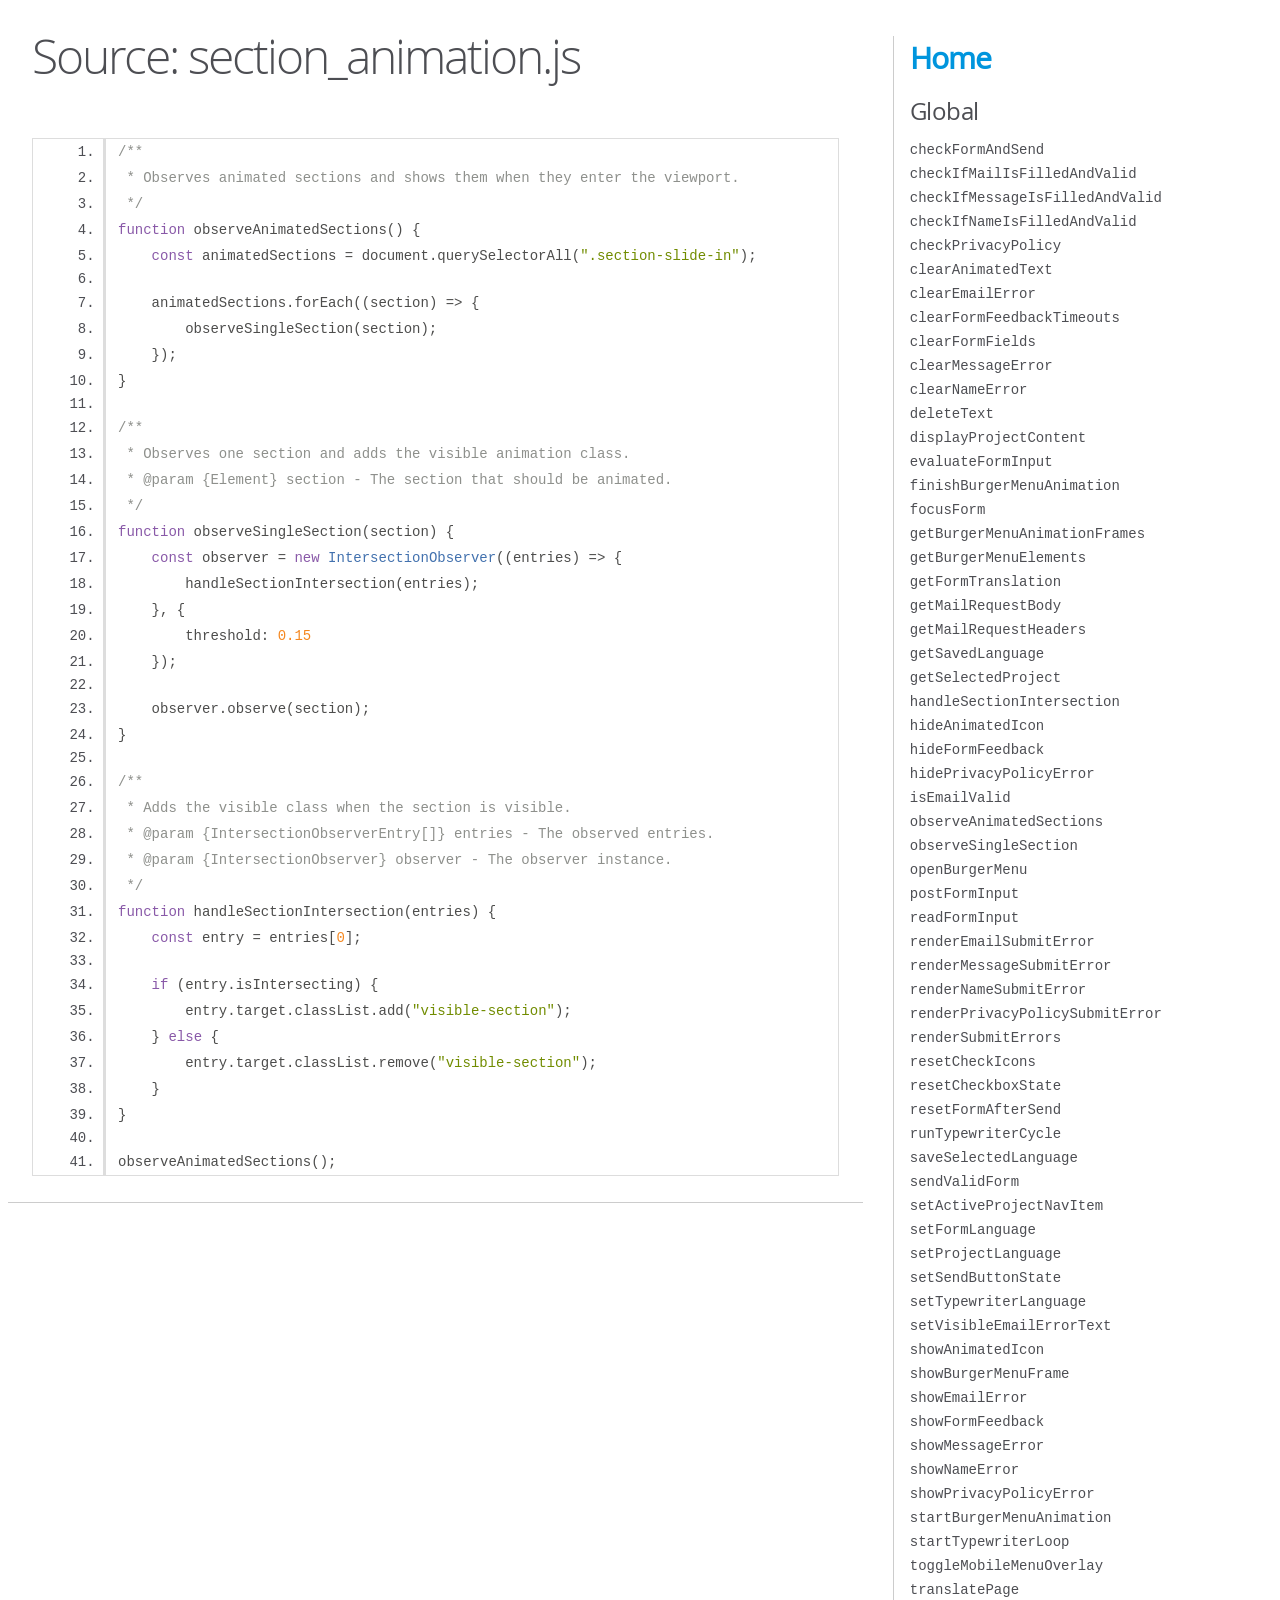
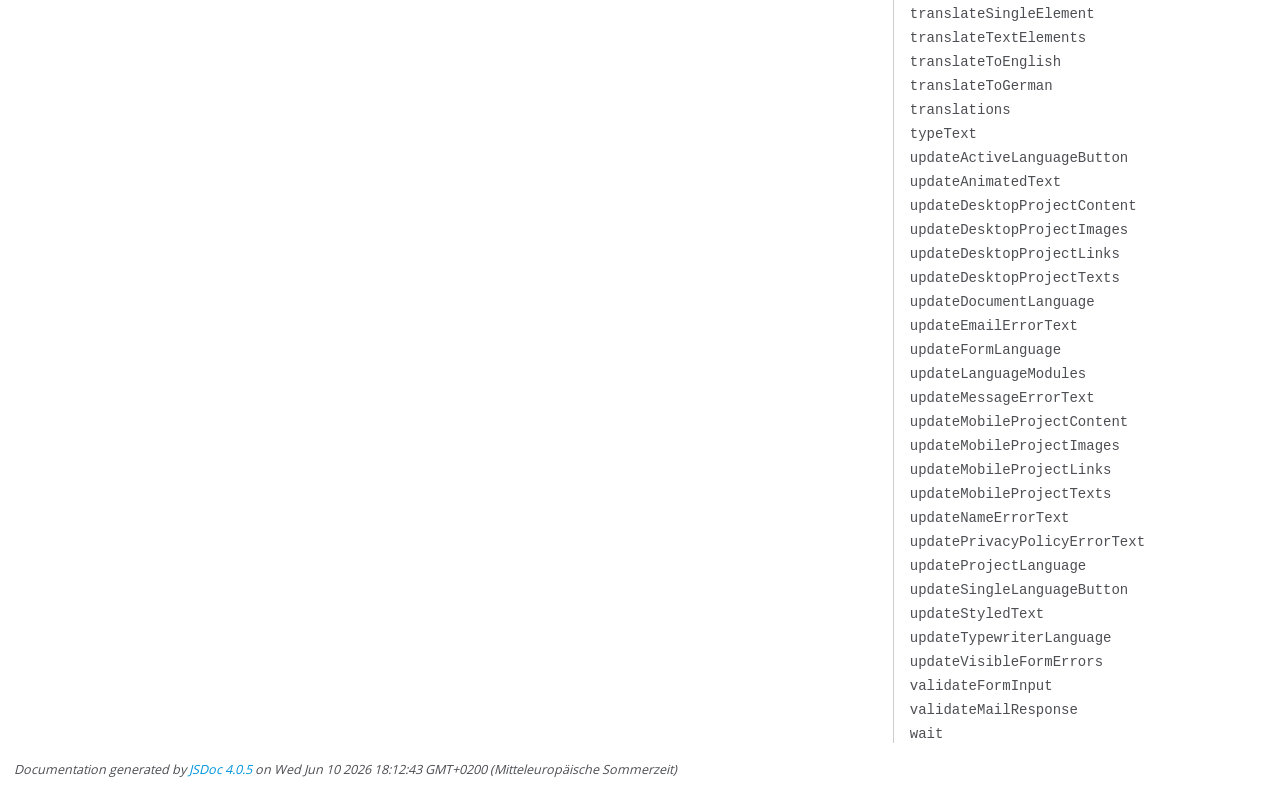
<file: out/section_animation.js.html>
<!DOCTYPE html>
<html lang="en">
<head>
    <meta charset="utf-8">
    <title>JSDoc: Source: section_animation.js</title>

    <script src="scripts/prettify/prettify.js"> </script>
    <script src="scripts/prettify/lang-css.js"> </script>
    <!--[if lt IE 9]>
      <script src="//html5shiv.googlecode.com/svn/trunk/html5.js"></script>
    <![endif]-->
    <link type="text/css" rel="stylesheet" href="styles/prettify-tomorrow.css">
    <link type="text/css" rel="stylesheet" href="styles/jsdoc-default.css">
</head>

<body>

<div id="main">

    <h1 class="page-title">Source: section_animation.js</h1>

    



    
    <section>
        <article>
            <pre class="prettyprint source linenums"><code>/**
 * Observes animated sections and shows them when they enter the viewport.
 */
function observeAnimatedSections() {
    const animatedSections = document.querySelectorAll(".section-slide-in");

    animatedSections.forEach((section) => {
        observeSingleSection(section);
    });
}

/**
 * Observes one section and adds the visible animation class.
 * @param {Element} section - The section that should be animated.
 */
function observeSingleSection(section) {
    const observer = new IntersectionObserver((entries) => {
        handleSectionIntersection(entries);
    }, {
        threshold: 0.15
    });

    observer.observe(section);
}

/**
 * Adds the visible class when the section is visible.
 * @param {IntersectionObserverEntry[]} entries - The observed entries.
 * @param {IntersectionObserver} observer - The observer instance.
 */
function handleSectionIntersection(entries) {
    const entry = entries[0];

    if (entry.isIntersecting) {
        entry.target.classList.add("visible-section");
    } else {
        entry.target.classList.remove("visible-section");
    }
}

observeAnimatedSections();</code></pre>
        </article>
    </section>




</div>

<nav>
    <h2><a href="index.html">Home</a></h2><h3>Global</h3><ul><li><a href="global.html#checkFormAndSend">checkFormAndSend</a></li><li><a href="global.html#checkIfMailIsFilledAndValid">checkIfMailIsFilledAndValid</a></li><li><a href="global.html#checkIfMessageIsFilledAndValid">checkIfMessageIsFilledAndValid</a></li><li><a href="global.html#checkIfNameIsFilledAndValid">checkIfNameIsFilledAndValid</a></li><li><a href="global.html#checkPrivacyPolicy">checkPrivacyPolicy</a></li><li><a href="global.html#clearAnimatedText">clearAnimatedText</a></li><li><a href="global.html#clearEmailError">clearEmailError</a></li><li><a href="global.html#clearFormFeedbackTimeouts">clearFormFeedbackTimeouts</a></li><li><a href="global.html#clearFormFields">clearFormFields</a></li><li><a href="global.html#clearMessageError">clearMessageError</a></li><li><a href="global.html#clearNameError">clearNameError</a></li><li><a href="global.html#deleteText">deleteText</a></li><li><a href="global.html#displayProjectContent">displayProjectContent</a></li><li><a href="global.html#evaluateFormInput">evaluateFormInput</a></li><li><a href="global.html#finishBurgerMenuAnimation">finishBurgerMenuAnimation</a></li><li><a href="global.html#focusForm">focusForm</a></li><li><a href="global.html#getBurgerMenuAnimationFrames">getBurgerMenuAnimationFrames</a></li><li><a href="global.html#getBurgerMenuElements">getBurgerMenuElements</a></li><li><a href="global.html#getFormTranslation">getFormTranslation</a></li><li><a href="global.html#getMailRequestBody">getMailRequestBody</a></li><li><a href="global.html#getMailRequestHeaders">getMailRequestHeaders</a></li><li><a href="global.html#getSavedLanguage">getSavedLanguage</a></li><li><a href="global.html#getSelectedProject">getSelectedProject</a></li><li><a href="global.html#handleSectionIntersection">handleSectionIntersection</a></li><li><a href="global.html#hideAnimatedIcon">hideAnimatedIcon</a></li><li><a href="global.html#hideFormFeedback">hideFormFeedback</a></li><li><a href="global.html#hidePrivacyPolicyError">hidePrivacyPolicyError</a></li><li><a href="global.html#isEmailValid">isEmailValid</a></li><li><a href="global.html#observeAnimatedSections">observeAnimatedSections</a></li><li><a href="global.html#observeSingleSection">observeSingleSection</a></li><li><a href="global.html#openBurgerMenu">openBurgerMenu</a></li><li><a href="global.html#postFormInput">postFormInput</a></li><li><a href="global.html#readFormInput">readFormInput</a></li><li><a href="global.html#renderEmailSubmitError">renderEmailSubmitError</a></li><li><a href="global.html#renderMessageSubmitError">renderMessageSubmitError</a></li><li><a href="global.html#renderNameSubmitError">renderNameSubmitError</a></li><li><a href="global.html#renderPrivacyPolicySubmitError">renderPrivacyPolicySubmitError</a></li><li><a href="global.html#renderSubmitErrors">renderSubmitErrors</a></li><li><a href="global.html#resetCheckIcons">resetCheckIcons</a></li><li><a href="global.html#resetCheckboxState">resetCheckboxState</a></li><li><a href="global.html#resetFormAfterSend">resetFormAfterSend</a></li><li><a href="global.html#runTypewriterCycle">runTypewriterCycle</a></li><li><a href="global.html#saveSelectedLanguage">saveSelectedLanguage</a></li><li><a href="global.html#sendValidForm">sendValidForm</a></li><li><a href="global.html#setActiveProjectNavItem">setActiveProjectNavItem</a></li><li><a href="global.html#setFormLanguage">setFormLanguage</a></li><li><a href="global.html#setProjectLanguage">setProjectLanguage</a></li><li><a href="global.html#setSendButtonState">setSendButtonState</a></li><li><a href="global.html#setTypewriterLanguage">setTypewriterLanguage</a></li><li><a href="global.html#setVisibleEmailErrorText">setVisibleEmailErrorText</a></li><li><a href="global.html#showAnimatedIcon">showAnimatedIcon</a></li><li><a href="global.html#showBurgerMenuFrame">showBurgerMenuFrame</a></li><li><a href="global.html#showEmailError">showEmailError</a></li><li><a href="global.html#showFormFeedback">showFormFeedback</a></li><li><a href="global.html#showMessageError">showMessageError</a></li><li><a href="global.html#showNameError">showNameError</a></li><li><a href="global.html#showPrivacyPolicyError">showPrivacyPolicyError</a></li><li><a href="global.html#startBurgerMenuAnimation">startBurgerMenuAnimation</a></li><li><a href="global.html#startTypewriterLoop">startTypewriterLoop</a></li><li><a href="global.html#toggleMobileMenuOverlay">toggleMobileMenuOverlay</a></li><li><a href="global.html#translatePage">translatePage</a></li><li><a href="global.html#translateSingleElement">translateSingleElement</a></li><li><a href="global.html#translateTextElements">translateTextElements</a></li><li><a href="global.html#translateToEnglish">translateToEnglish</a></li><li><a href="global.html#translateToGerman">translateToGerman</a></li><li><a href="global.html#translations">translations</a></li><li><a href="global.html#typeText">typeText</a></li><li><a href="global.html#updateActiveLanguageButton">updateActiveLanguageButton</a></li><li><a href="global.html#updateAnimatedText">updateAnimatedText</a></li><li><a href="global.html#updateDesktopProjectContent">updateDesktopProjectContent</a></li><li><a href="global.html#updateDesktopProjectImages">updateDesktopProjectImages</a></li><li><a href="global.html#updateDesktopProjectLinks">updateDesktopProjectLinks</a></li><li><a href="global.html#updateDesktopProjectTexts">updateDesktopProjectTexts</a></li><li><a href="global.html#updateDocumentLanguage">updateDocumentLanguage</a></li><li><a href="global.html#updateEmailErrorText">updateEmailErrorText</a></li><li><a href="global.html#updateFormLanguage">updateFormLanguage</a></li><li><a href="global.html#updateLanguageModules">updateLanguageModules</a></li><li><a href="global.html#updateMessageErrorText">updateMessageErrorText</a></li><li><a href="global.html#updateMobileProjectContent">updateMobileProjectContent</a></li><li><a href="global.html#updateMobileProjectImages">updateMobileProjectImages</a></li><li><a href="global.html#updateMobileProjectLinks">updateMobileProjectLinks</a></li><li><a href="global.html#updateMobileProjectTexts">updateMobileProjectTexts</a></li><li><a href="global.html#updateNameErrorText">updateNameErrorText</a></li><li><a href="global.html#updatePrivacyPolicyErrorText">updatePrivacyPolicyErrorText</a></li><li><a href="global.html#updateProjectLanguage">updateProjectLanguage</a></li><li><a href="global.html#updateSingleLanguageButton">updateSingleLanguageButton</a></li><li><a href="global.html#updateStyledText">updateStyledText</a></li><li><a href="global.html#updateTypewriterLanguage">updateTypewriterLanguage</a></li><li><a href="global.html#updateVisibleFormErrors">updateVisibleFormErrors</a></li><li><a href="global.html#validateFormInput">validateFormInput</a></li><li><a href="global.html#validateMailResponse">validateMailResponse</a></li><li><a href="global.html#wait">wait</a></li></ul>
</nav>

<br class="clear">

<footer>
    Documentation generated by <a href="https://github.com/jsdoc/jsdoc">JSDoc 4.0.5</a> on Wed Jun 10 2026 18:12:43 GMT+0200 (Mitteleuropäische Sommerzeit)
</footer>

<script> prettyPrint(); </script>
<script src="scripts/linenumber.js"> </script>
</body>
</html>
</file>
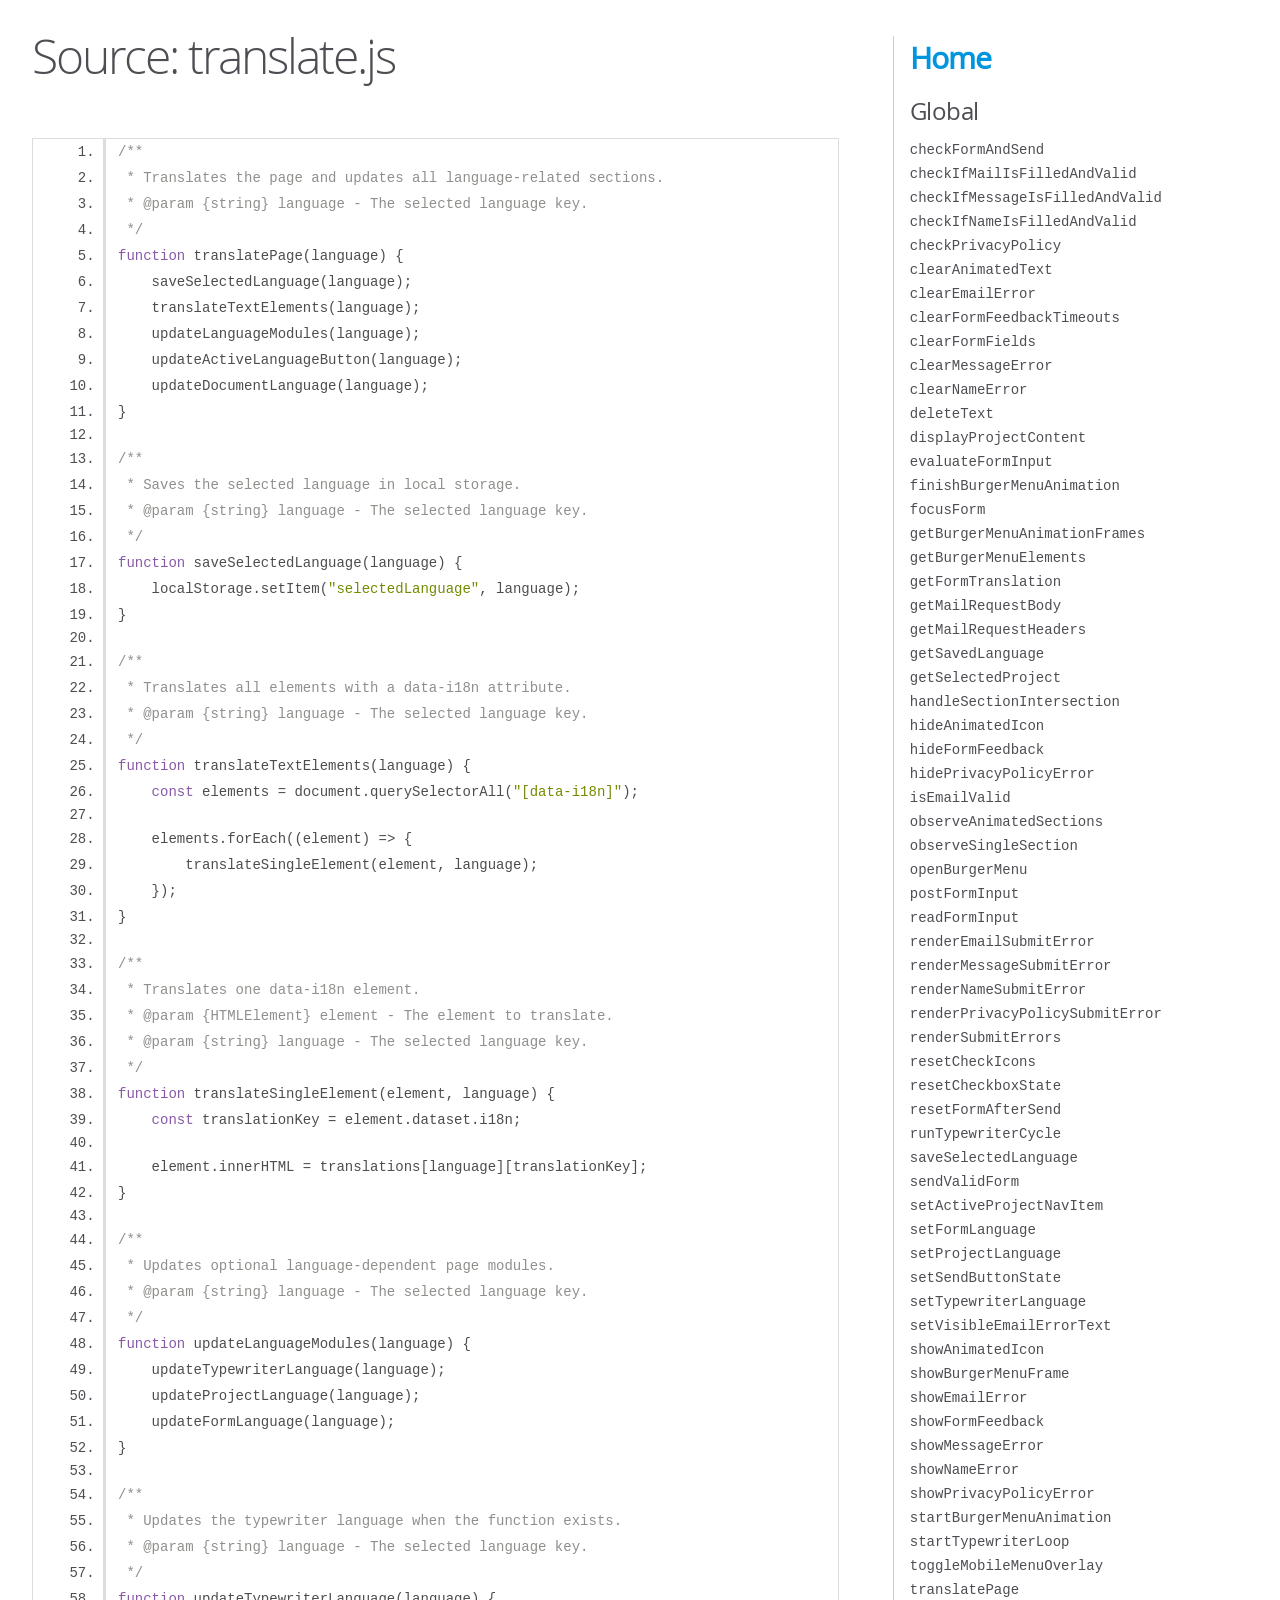
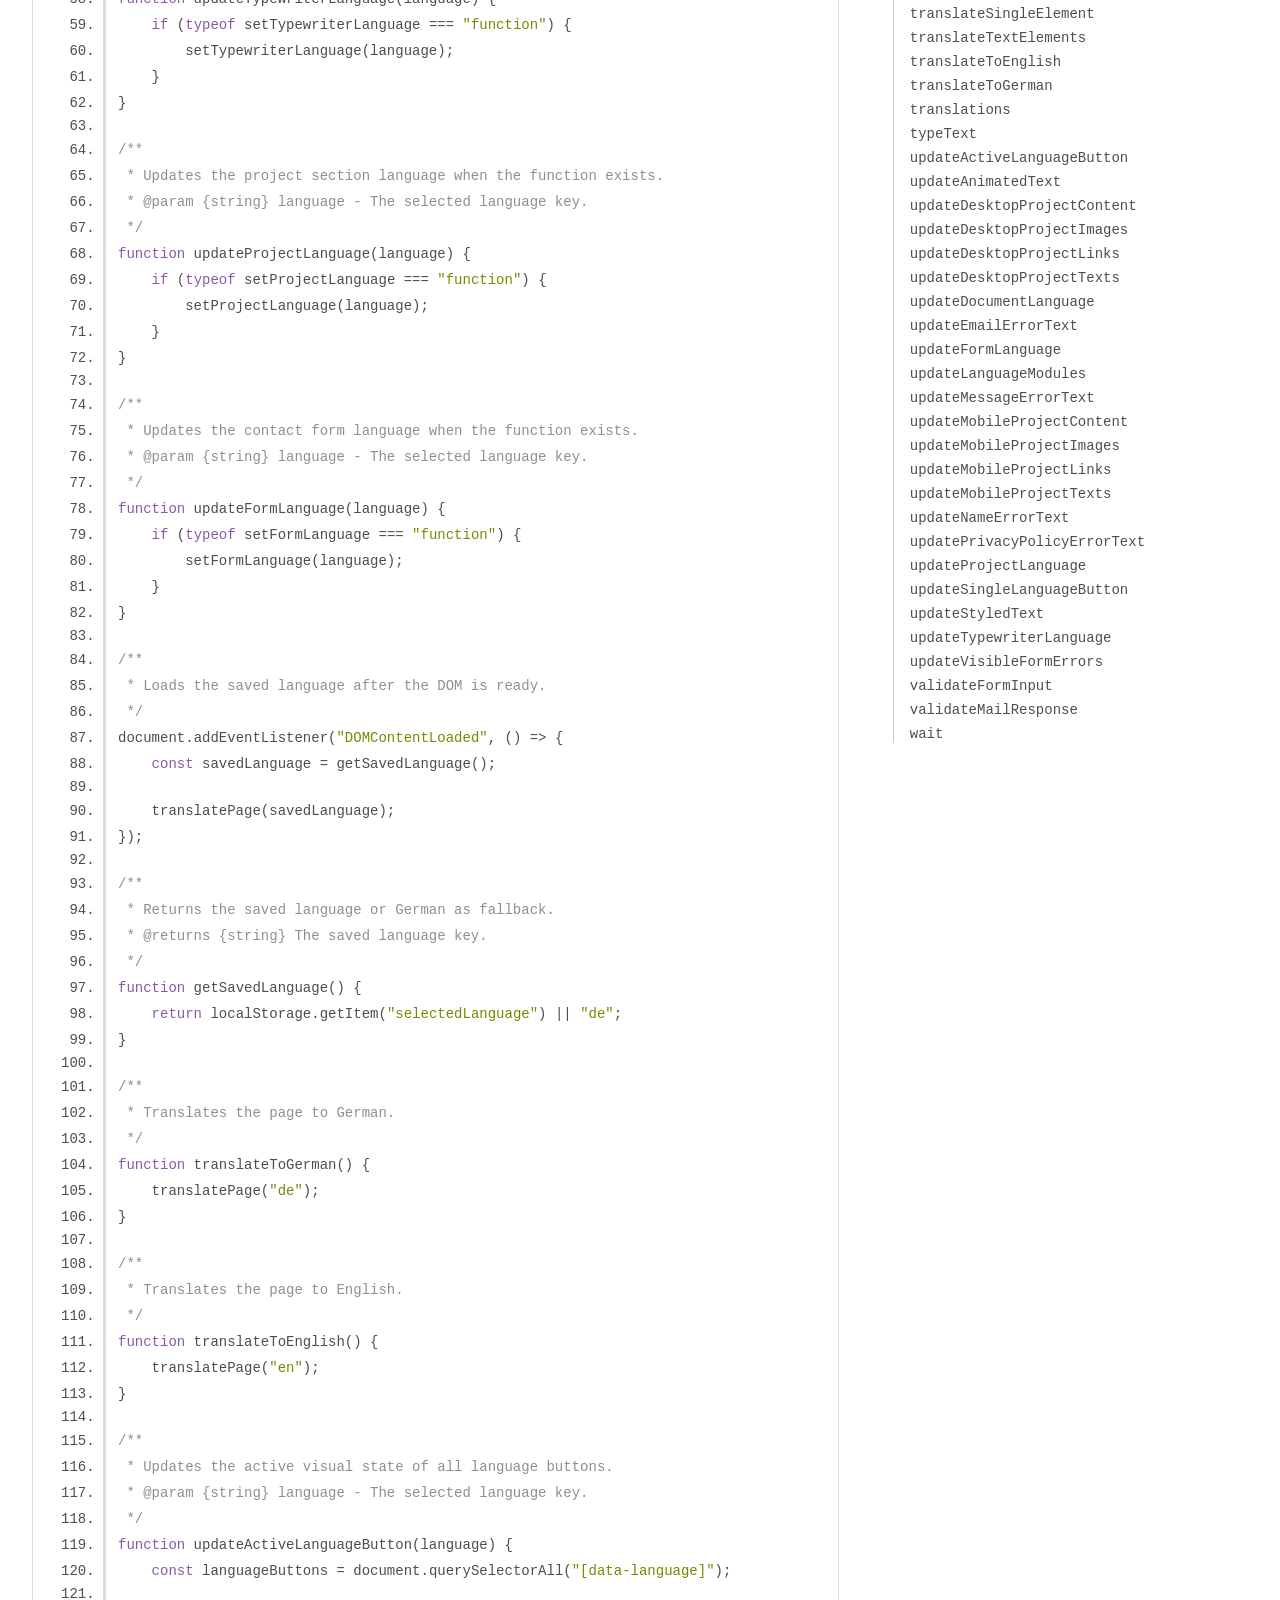
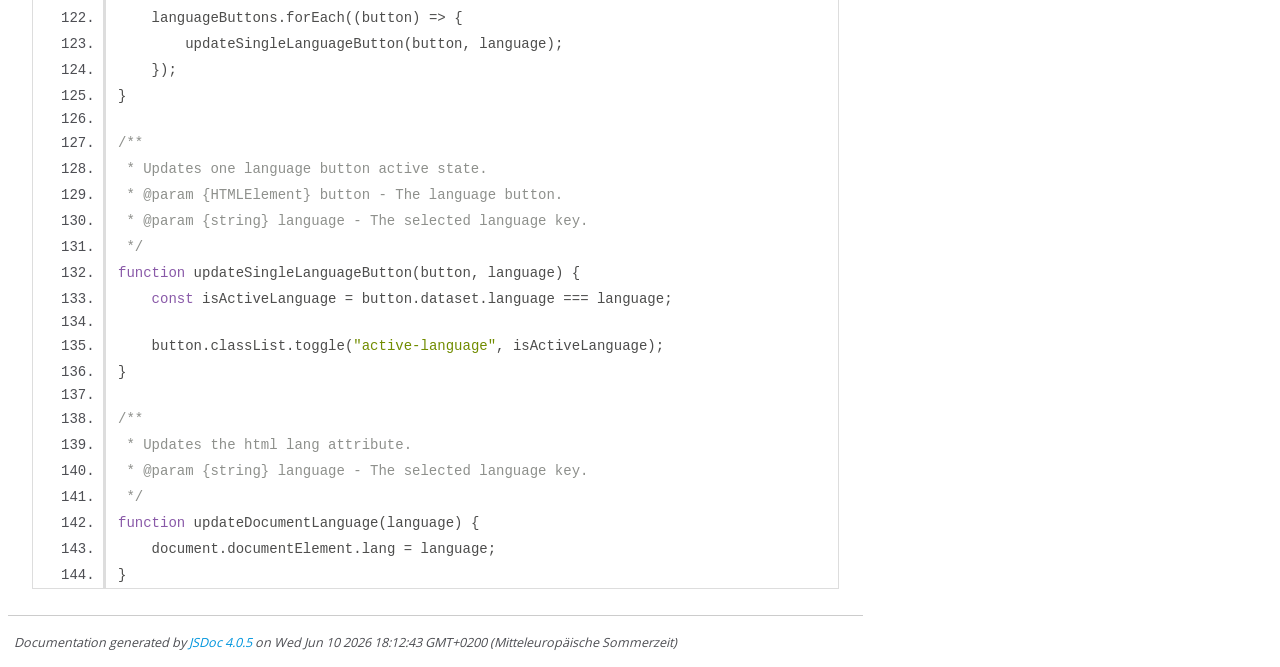
<file: out/translate.js.html>
<!DOCTYPE html>
<html lang="en">
<head>
    <meta charset="utf-8">
    <title>JSDoc: Source: translate.js</title>

    <script src="scripts/prettify/prettify.js"> </script>
    <script src="scripts/prettify/lang-css.js"> </script>
    <!--[if lt IE 9]>
      <script src="//html5shiv.googlecode.com/svn/trunk/html5.js"></script>
    <![endif]-->
    <link type="text/css" rel="stylesheet" href="styles/prettify-tomorrow.css">
    <link type="text/css" rel="stylesheet" href="styles/jsdoc-default.css">
</head>

<body>

<div id="main">

    <h1 class="page-title">Source: translate.js</h1>

    



    
    <section>
        <article>
            <pre class="prettyprint source linenums"><code>/**
 * Translates the page and updates all language-related sections.
 * @param {string} language - The selected language key.
 */
function translatePage(language) {
    saveSelectedLanguage(language);
    translateTextElements(language);
    updateLanguageModules(language);
    updateActiveLanguageButton(language);
    updateDocumentLanguage(language);
}

/**
 * Saves the selected language in local storage.
 * @param {string} language - The selected language key.
 */
function saveSelectedLanguage(language) {
    localStorage.setItem("selectedLanguage", language);
}

/**
 * Translates all elements with a data-i18n attribute.
 * @param {string} language - The selected language key.
 */
function translateTextElements(language) {
    const elements = document.querySelectorAll("[data-i18n]");

    elements.forEach((element) => {
        translateSingleElement(element, language);
    });
}

/**
 * Translates one data-i18n element.
 * @param {HTMLElement} element - The element to translate.
 * @param {string} language - The selected language key.
 */
function translateSingleElement(element, language) {
    const translationKey = element.dataset.i18n;

    element.innerHTML = translations[language][translationKey];
}

/**
 * Updates optional language-dependent page modules.
 * @param {string} language - The selected language key.
 */
function updateLanguageModules(language) {
    updateTypewriterLanguage(language);
    updateProjectLanguage(language);
    updateFormLanguage(language);
}

/**
 * Updates the typewriter language when the function exists.
 * @param {string} language - The selected language key.
 */
function updateTypewriterLanguage(language) {
    if (typeof setTypewriterLanguage === "function") {
        setTypewriterLanguage(language);
    }
}

/**
 * Updates the project section language when the function exists.
 * @param {string} language - The selected language key.
 */
function updateProjectLanguage(language) {
    if (typeof setProjectLanguage === "function") {
        setProjectLanguage(language);
    }
}

/**
 * Updates the contact form language when the function exists.
 * @param {string} language - The selected language key.
 */
function updateFormLanguage(language) {
    if (typeof setFormLanguage === "function") {
        setFormLanguage(language);
    }
}

/**
 * Loads the saved language after the DOM is ready.
 */
document.addEventListener("DOMContentLoaded", () => {
    const savedLanguage = getSavedLanguage();

    translatePage(savedLanguage);
});

/**
 * Returns the saved language or German as fallback.
 * @returns {string} The saved language key.
 */
function getSavedLanguage() {
    return localStorage.getItem("selectedLanguage") || "de";
}

/**
 * Translates the page to German.
 */
function translateToGerman() {
    translatePage("de");
}

/**
 * Translates the page to English.
 */
function translateToEnglish() {
    translatePage("en");
}

/**
 * Updates the active visual state of all language buttons.
 * @param {string} language - The selected language key.
 */
function updateActiveLanguageButton(language) {
    const languageButtons = document.querySelectorAll("[data-language]");

    languageButtons.forEach((button) => {
        updateSingleLanguageButton(button, language);
    });
}

/**
 * Updates one language button active state.
 * @param {HTMLElement} button - The language button.
 * @param {string} language - The selected language key.
 */
function updateSingleLanguageButton(button, language) {
    const isActiveLanguage = button.dataset.language === language;

    button.classList.toggle("active-language", isActiveLanguage);
}

/**
 * Updates the html lang attribute.
 * @param {string} language - The selected language key.
 */
function updateDocumentLanguage(language) {
    document.documentElement.lang = language;
}</code></pre>
        </article>
    </section>




</div>

<nav>
    <h2><a href="index.html">Home</a></h2><h3>Global</h3><ul><li><a href="global.html#checkFormAndSend">checkFormAndSend</a></li><li><a href="global.html#checkIfMailIsFilledAndValid">checkIfMailIsFilledAndValid</a></li><li><a href="global.html#checkIfMessageIsFilledAndValid">checkIfMessageIsFilledAndValid</a></li><li><a href="global.html#checkIfNameIsFilledAndValid">checkIfNameIsFilledAndValid</a></li><li><a href="global.html#checkPrivacyPolicy">checkPrivacyPolicy</a></li><li><a href="global.html#clearAnimatedText">clearAnimatedText</a></li><li><a href="global.html#clearEmailError">clearEmailError</a></li><li><a href="global.html#clearFormFeedbackTimeouts">clearFormFeedbackTimeouts</a></li><li><a href="global.html#clearFormFields">clearFormFields</a></li><li><a href="global.html#clearMessageError">clearMessageError</a></li><li><a href="global.html#clearNameError">clearNameError</a></li><li><a href="global.html#deleteText">deleteText</a></li><li><a href="global.html#displayProjectContent">displayProjectContent</a></li><li><a href="global.html#evaluateFormInput">evaluateFormInput</a></li><li><a href="global.html#finishBurgerMenuAnimation">finishBurgerMenuAnimation</a></li><li><a href="global.html#focusForm">focusForm</a></li><li><a href="global.html#getBurgerMenuAnimationFrames">getBurgerMenuAnimationFrames</a></li><li><a href="global.html#getBurgerMenuElements">getBurgerMenuElements</a></li><li><a href="global.html#getFormTranslation">getFormTranslation</a></li><li><a href="global.html#getMailRequestBody">getMailRequestBody</a></li><li><a href="global.html#getMailRequestHeaders">getMailRequestHeaders</a></li><li><a href="global.html#getSavedLanguage">getSavedLanguage</a></li><li><a href="global.html#getSelectedProject">getSelectedProject</a></li><li><a href="global.html#handleSectionIntersection">handleSectionIntersection</a></li><li><a href="global.html#hideAnimatedIcon">hideAnimatedIcon</a></li><li><a href="global.html#hideFormFeedback">hideFormFeedback</a></li><li><a href="global.html#hidePrivacyPolicyError">hidePrivacyPolicyError</a></li><li><a href="global.html#isEmailValid">isEmailValid</a></li><li><a href="global.html#observeAnimatedSections">observeAnimatedSections</a></li><li><a href="global.html#observeSingleSection">observeSingleSection</a></li><li><a href="global.html#openBurgerMenu">openBurgerMenu</a></li><li><a href="global.html#postFormInput">postFormInput</a></li><li><a href="global.html#readFormInput">readFormInput</a></li><li><a href="global.html#renderEmailSubmitError">renderEmailSubmitError</a></li><li><a href="global.html#renderMessageSubmitError">renderMessageSubmitError</a></li><li><a href="global.html#renderNameSubmitError">renderNameSubmitError</a></li><li><a href="global.html#renderPrivacyPolicySubmitError">renderPrivacyPolicySubmitError</a></li><li><a href="global.html#renderSubmitErrors">renderSubmitErrors</a></li><li><a href="global.html#resetCheckIcons">resetCheckIcons</a></li><li><a href="global.html#resetCheckboxState">resetCheckboxState</a></li><li><a href="global.html#resetFormAfterSend">resetFormAfterSend</a></li><li><a href="global.html#runTypewriterCycle">runTypewriterCycle</a></li><li><a href="global.html#saveSelectedLanguage">saveSelectedLanguage</a></li><li><a href="global.html#sendValidForm">sendValidForm</a></li><li><a href="global.html#setActiveProjectNavItem">setActiveProjectNavItem</a></li><li><a href="global.html#setFormLanguage">setFormLanguage</a></li><li><a href="global.html#setProjectLanguage">setProjectLanguage</a></li><li><a href="global.html#setSendButtonState">setSendButtonState</a></li><li><a href="global.html#setTypewriterLanguage">setTypewriterLanguage</a></li><li><a href="global.html#setVisibleEmailErrorText">setVisibleEmailErrorText</a></li><li><a href="global.html#showAnimatedIcon">showAnimatedIcon</a></li><li><a href="global.html#showBurgerMenuFrame">showBurgerMenuFrame</a></li><li><a href="global.html#showEmailError">showEmailError</a></li><li><a href="global.html#showFormFeedback">showFormFeedback</a></li><li><a href="global.html#showMessageError">showMessageError</a></li><li><a href="global.html#showNameError">showNameError</a></li><li><a href="global.html#showPrivacyPolicyError">showPrivacyPolicyError</a></li><li><a href="global.html#startBurgerMenuAnimation">startBurgerMenuAnimation</a></li><li><a href="global.html#startTypewriterLoop">startTypewriterLoop</a></li><li><a href="global.html#toggleMobileMenuOverlay">toggleMobileMenuOverlay</a></li><li><a href="global.html#translatePage">translatePage</a></li><li><a href="global.html#translateSingleElement">translateSingleElement</a></li><li><a href="global.html#translateTextElements">translateTextElements</a></li><li><a href="global.html#translateToEnglish">translateToEnglish</a></li><li><a href="global.html#translateToGerman">translateToGerman</a></li><li><a href="global.html#translations">translations</a></li><li><a href="global.html#typeText">typeText</a></li><li><a href="global.html#updateActiveLanguageButton">updateActiveLanguageButton</a></li><li><a href="global.html#updateAnimatedText">updateAnimatedText</a></li><li><a href="global.html#updateDesktopProjectContent">updateDesktopProjectContent</a></li><li><a href="global.html#updateDesktopProjectImages">updateDesktopProjectImages</a></li><li><a href="global.html#updateDesktopProjectLinks">updateDesktopProjectLinks</a></li><li><a href="global.html#updateDesktopProjectTexts">updateDesktopProjectTexts</a></li><li><a href="global.html#updateDocumentLanguage">updateDocumentLanguage</a></li><li><a href="global.html#updateEmailErrorText">updateEmailErrorText</a></li><li><a href="global.html#updateFormLanguage">updateFormLanguage</a></li><li><a href="global.html#updateLanguageModules">updateLanguageModules</a></li><li><a href="global.html#updateMessageErrorText">updateMessageErrorText</a></li><li><a href="global.html#updateMobileProjectContent">updateMobileProjectContent</a></li><li><a href="global.html#updateMobileProjectImages">updateMobileProjectImages</a></li><li><a href="global.html#updateMobileProjectLinks">updateMobileProjectLinks</a></li><li><a href="global.html#updateMobileProjectTexts">updateMobileProjectTexts</a></li><li><a href="global.html#updateNameErrorText">updateNameErrorText</a></li><li><a href="global.html#updatePrivacyPolicyErrorText">updatePrivacyPolicyErrorText</a></li><li><a href="global.html#updateProjectLanguage">updateProjectLanguage</a></li><li><a href="global.html#updateSingleLanguageButton">updateSingleLanguageButton</a></li><li><a href="global.html#updateStyledText">updateStyledText</a></li><li><a href="global.html#updateTypewriterLanguage">updateTypewriterLanguage</a></li><li><a href="global.html#updateVisibleFormErrors">updateVisibleFormErrors</a></li><li><a href="global.html#validateFormInput">validateFormInput</a></li><li><a href="global.html#validateMailResponse">validateMailResponse</a></li><li><a href="global.html#wait">wait</a></li></ul>
</nav>

<br class="clear">

<footer>
    Documentation generated by <a href="https://github.com/jsdoc/jsdoc">JSDoc 4.0.5</a> on Wed Jun 10 2026 18:12:43 GMT+0200 (Mitteleuropäische Sommerzeit)
</footer>

<script> prettyPrint(); </script>
<script src="scripts/linenumber.js"> </script>
</body>
</html>
</file>
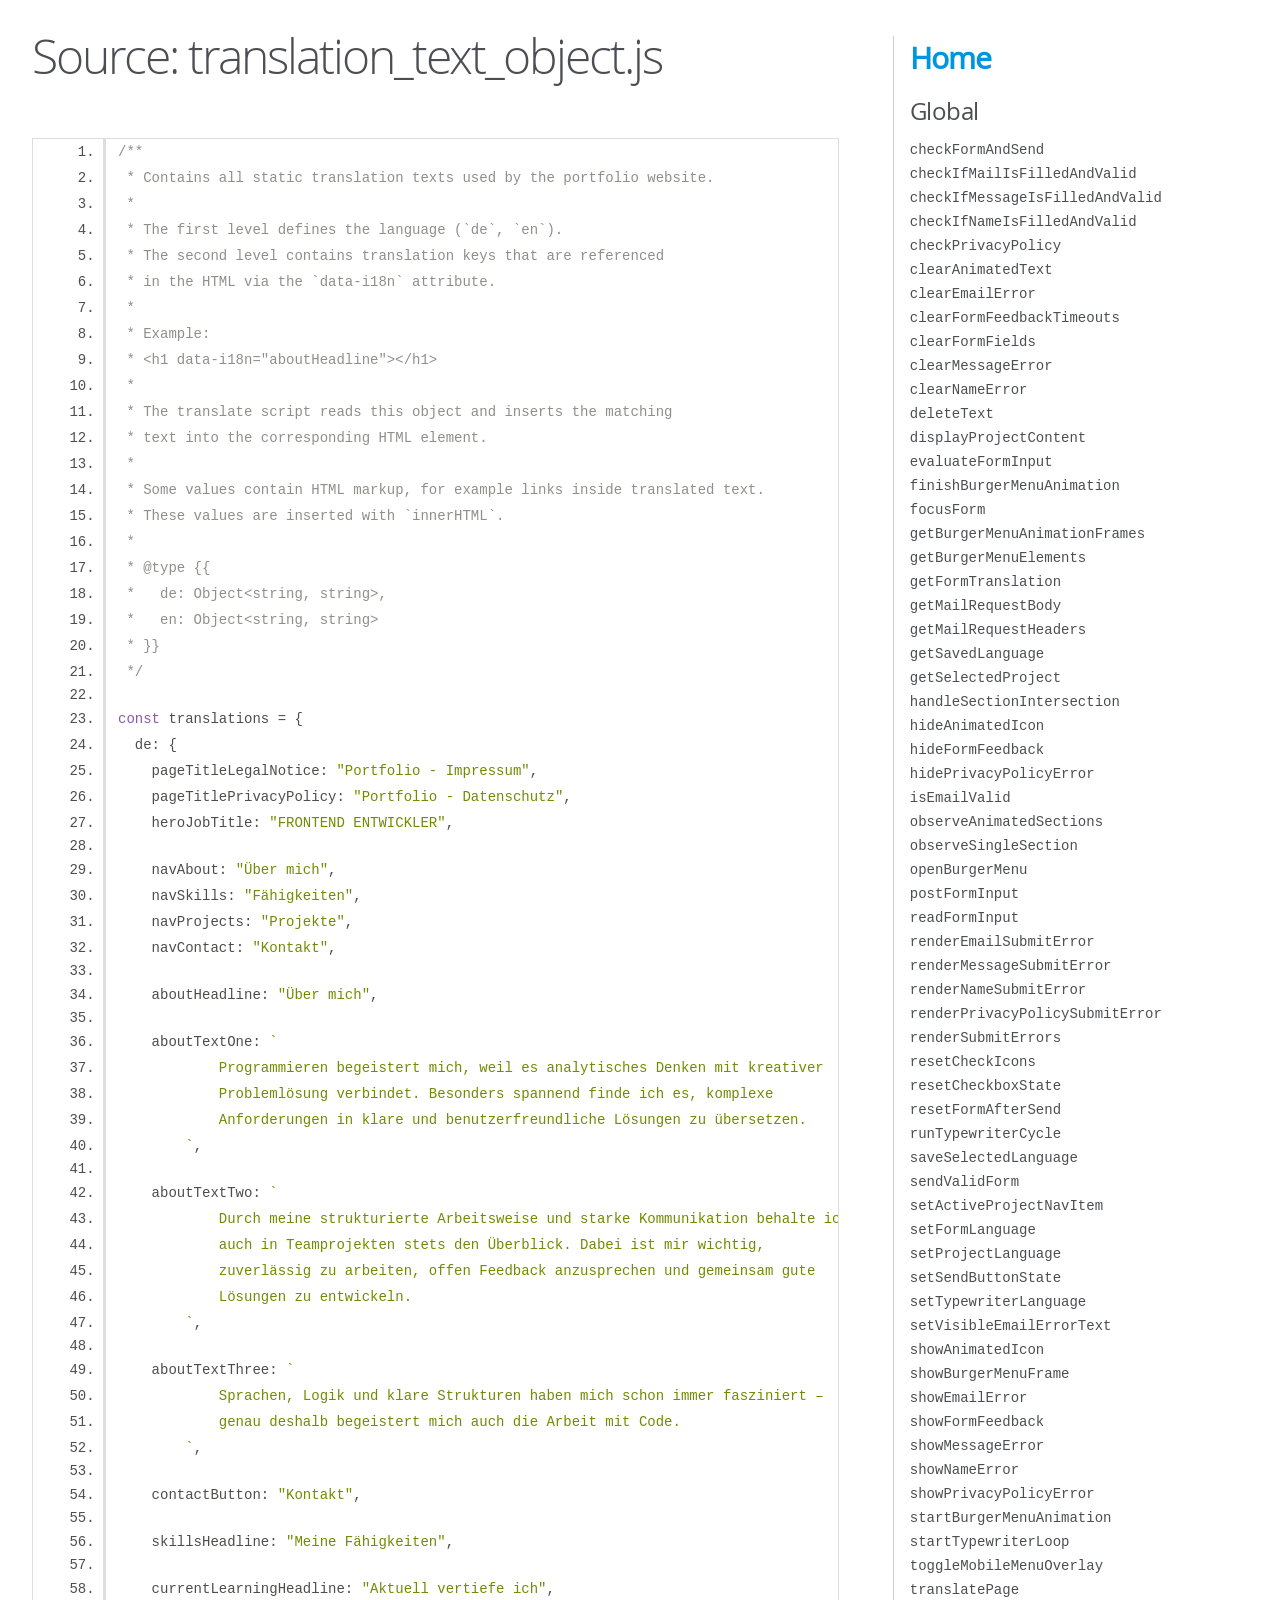
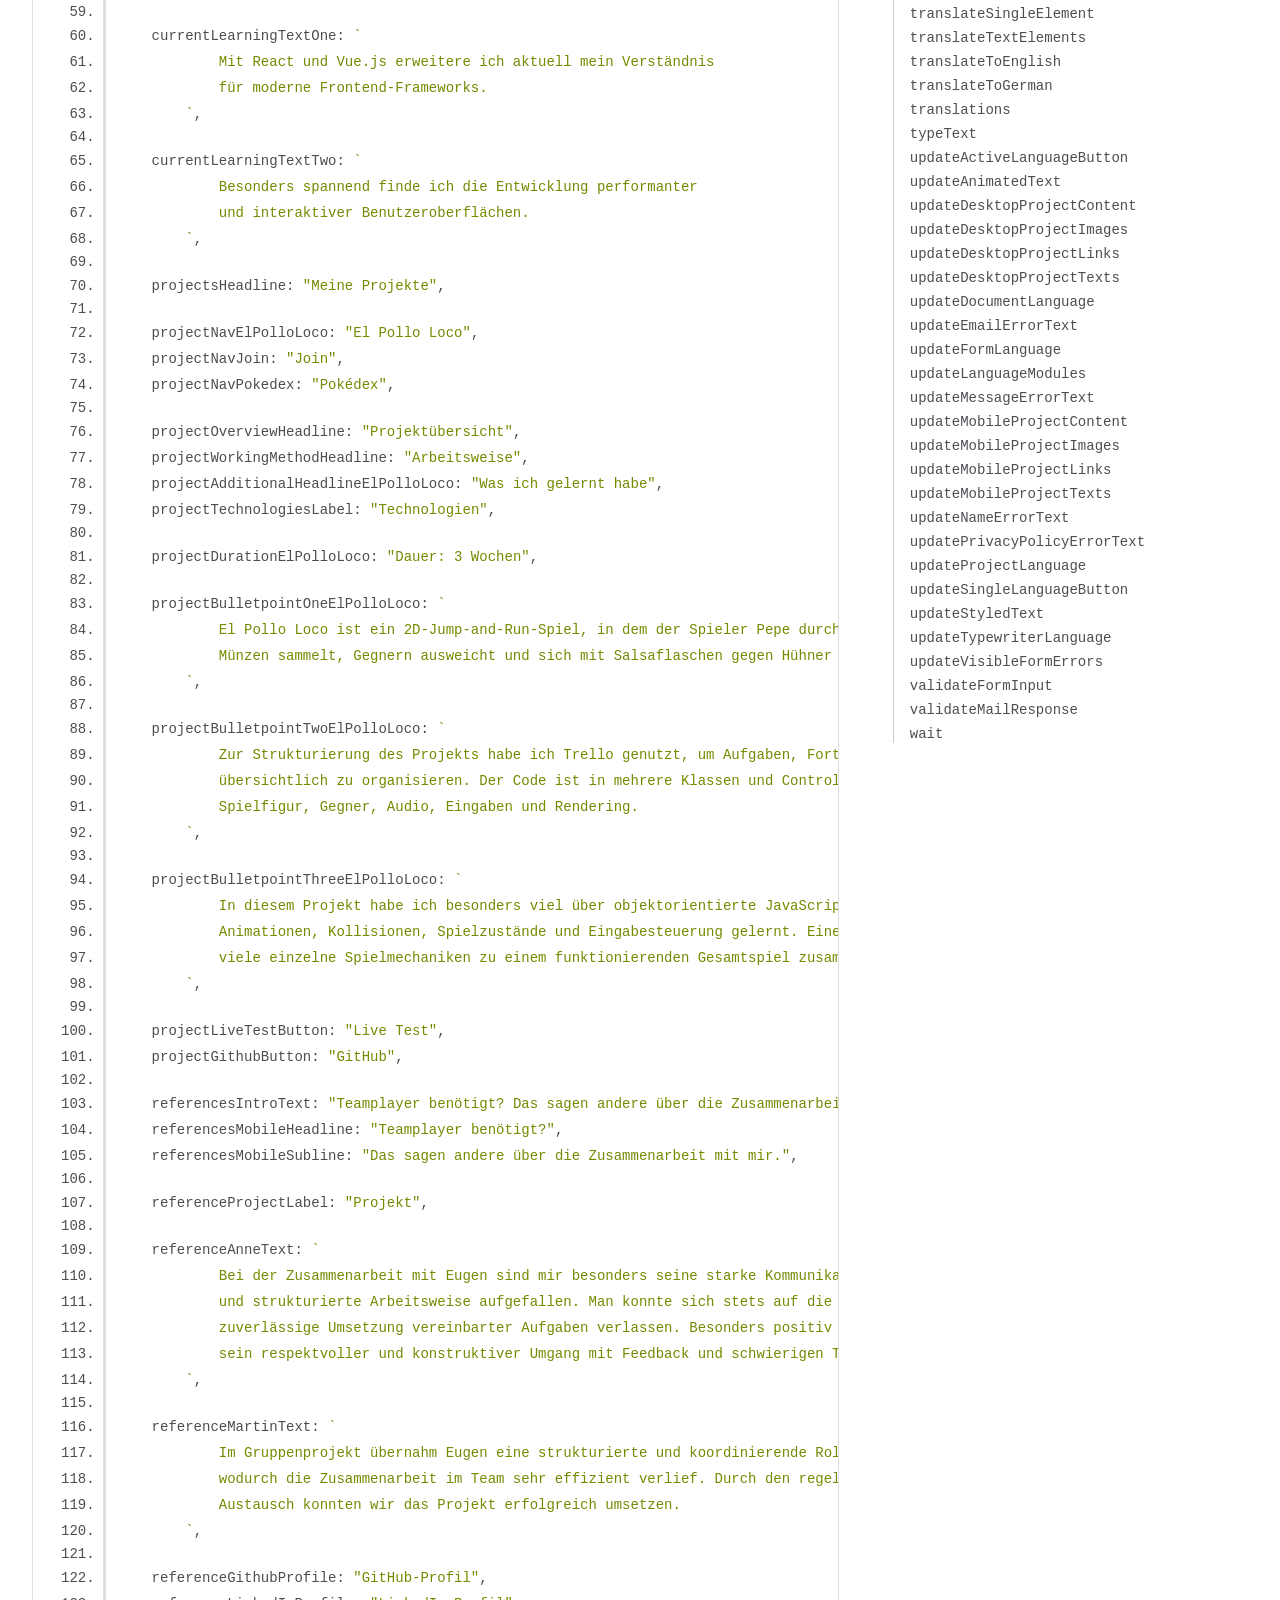
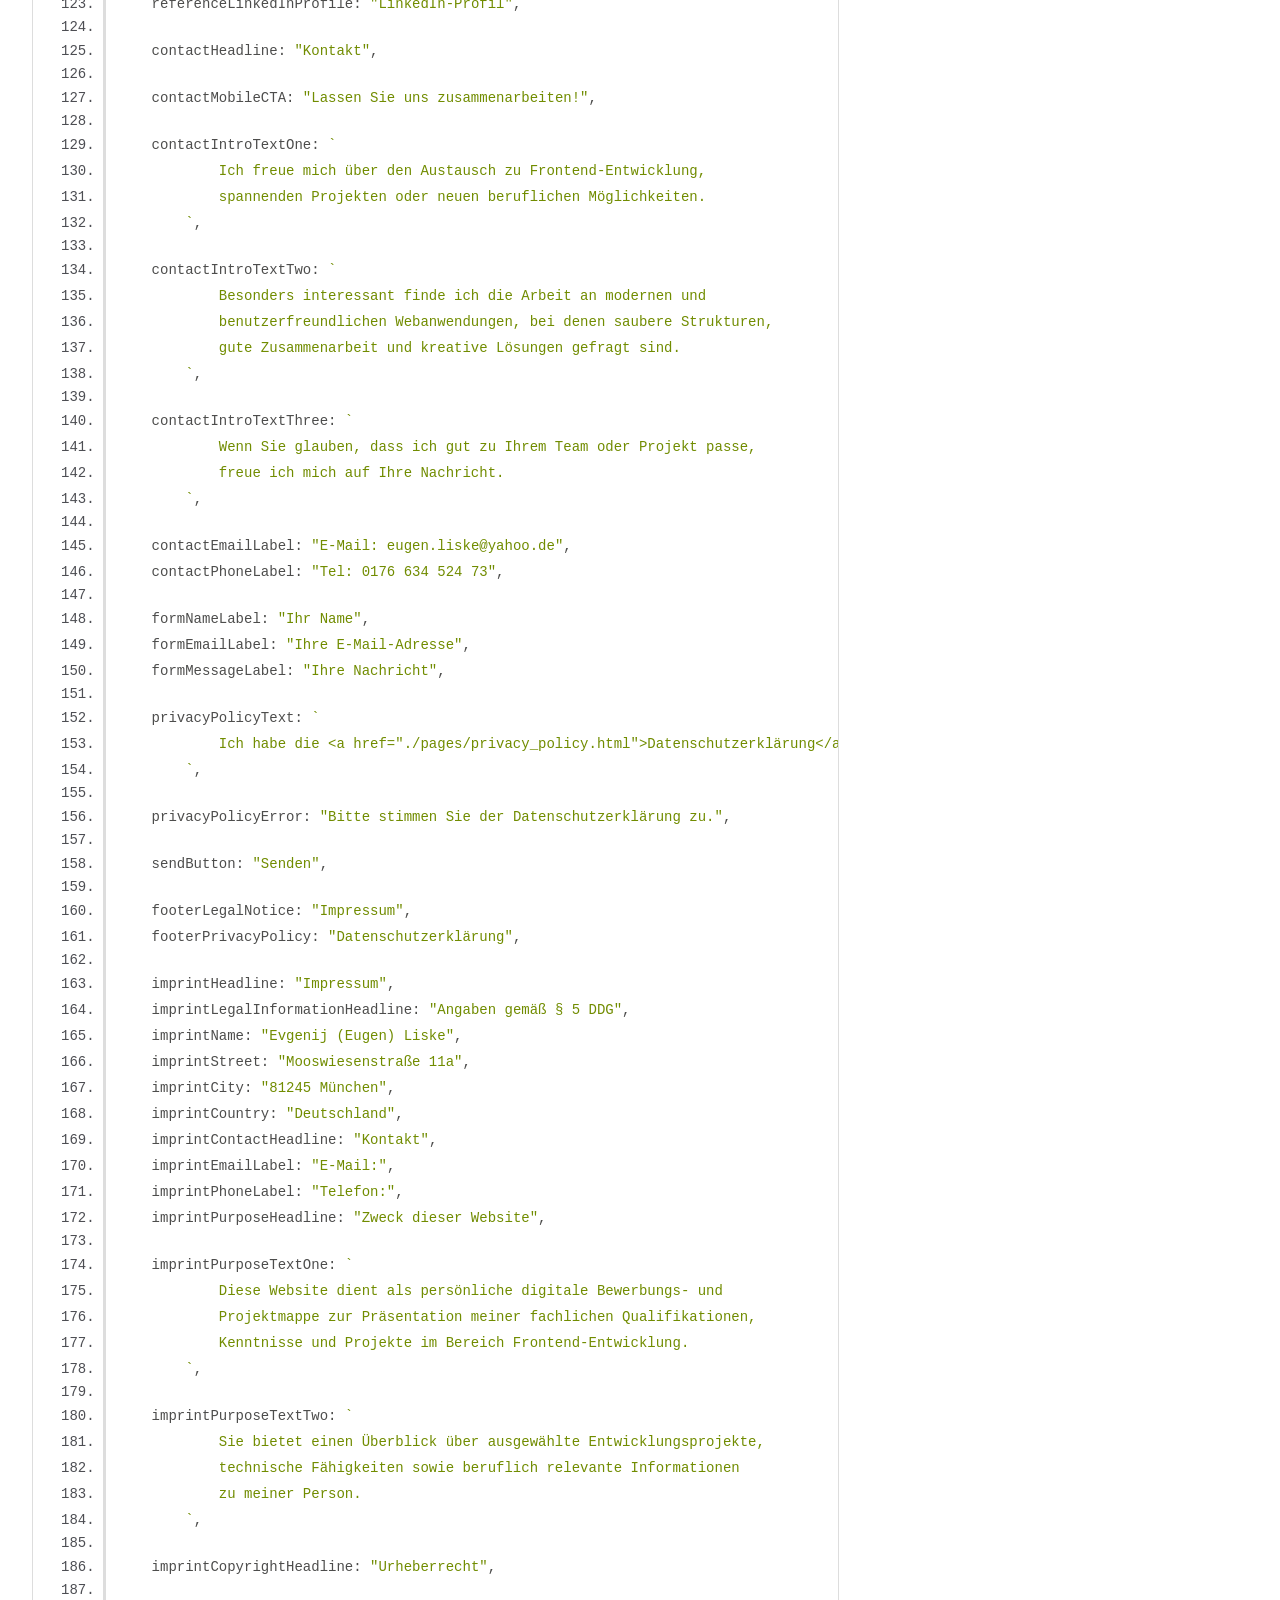
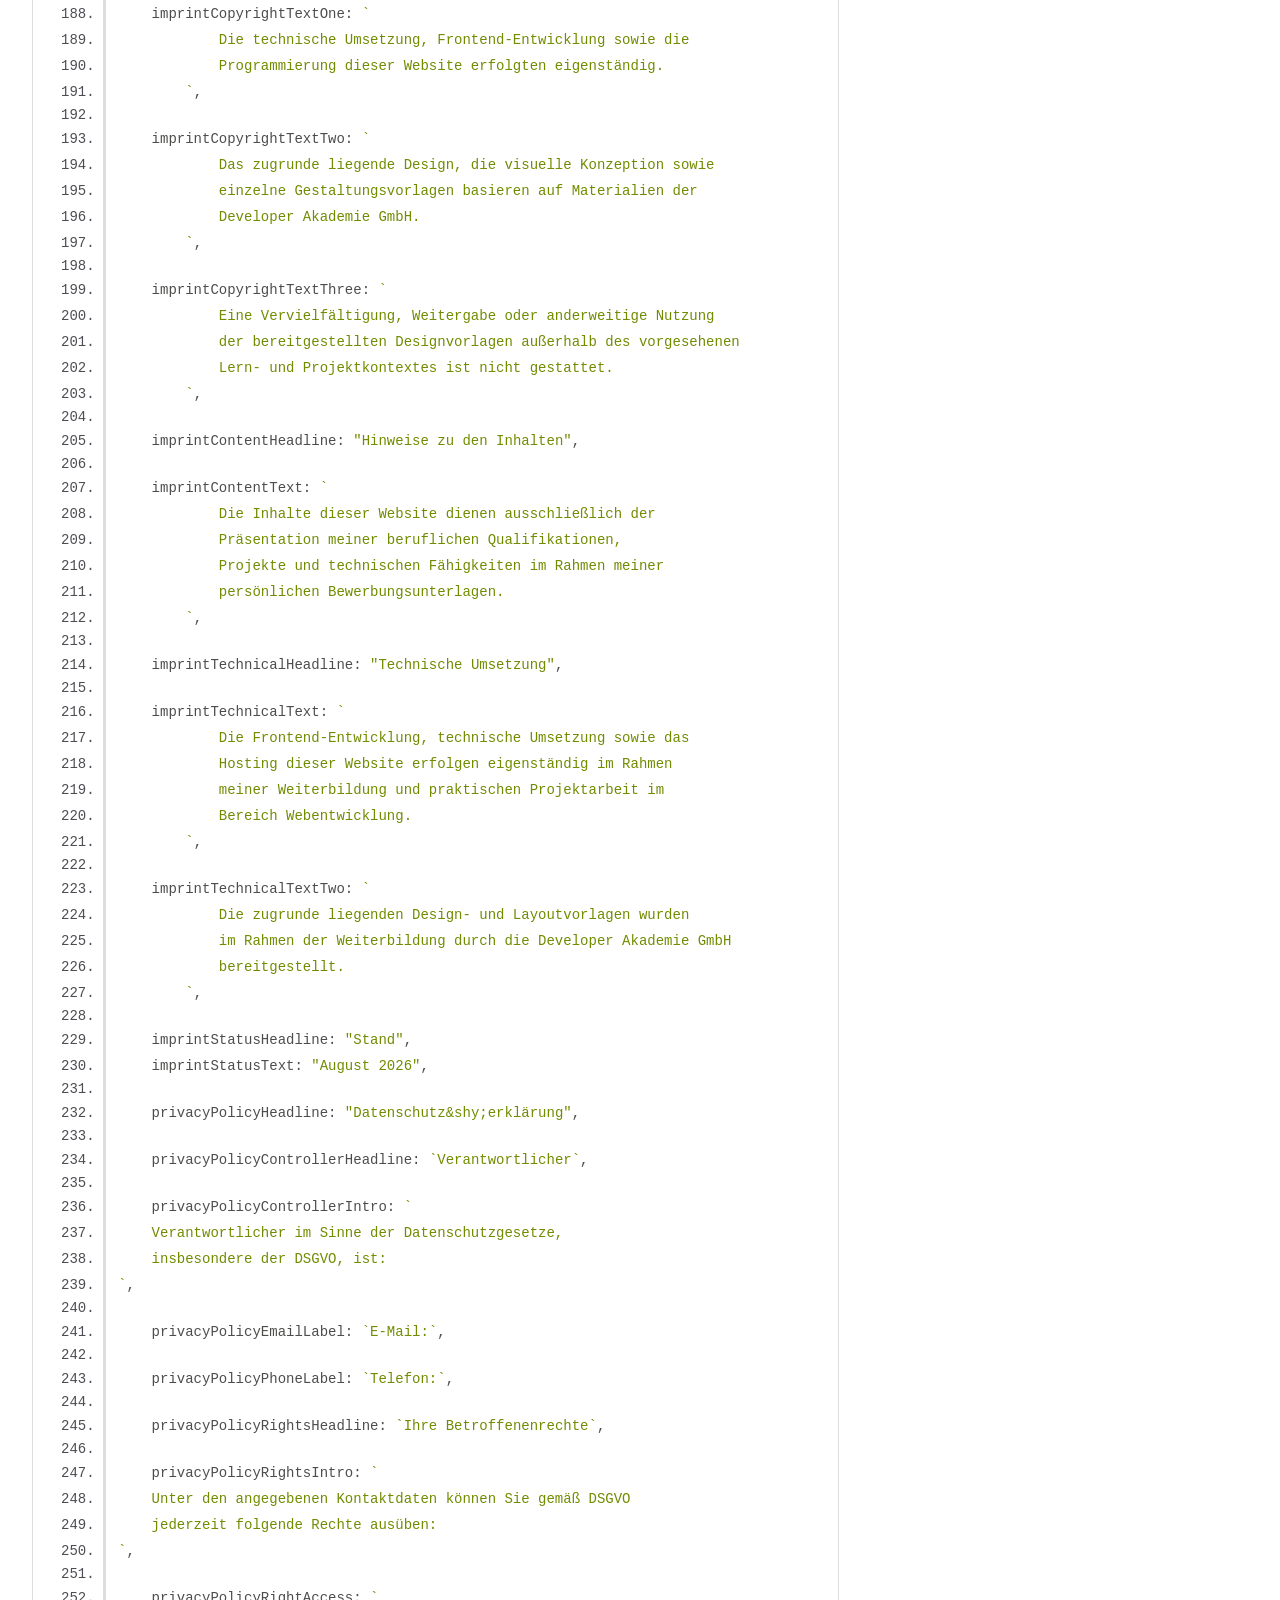
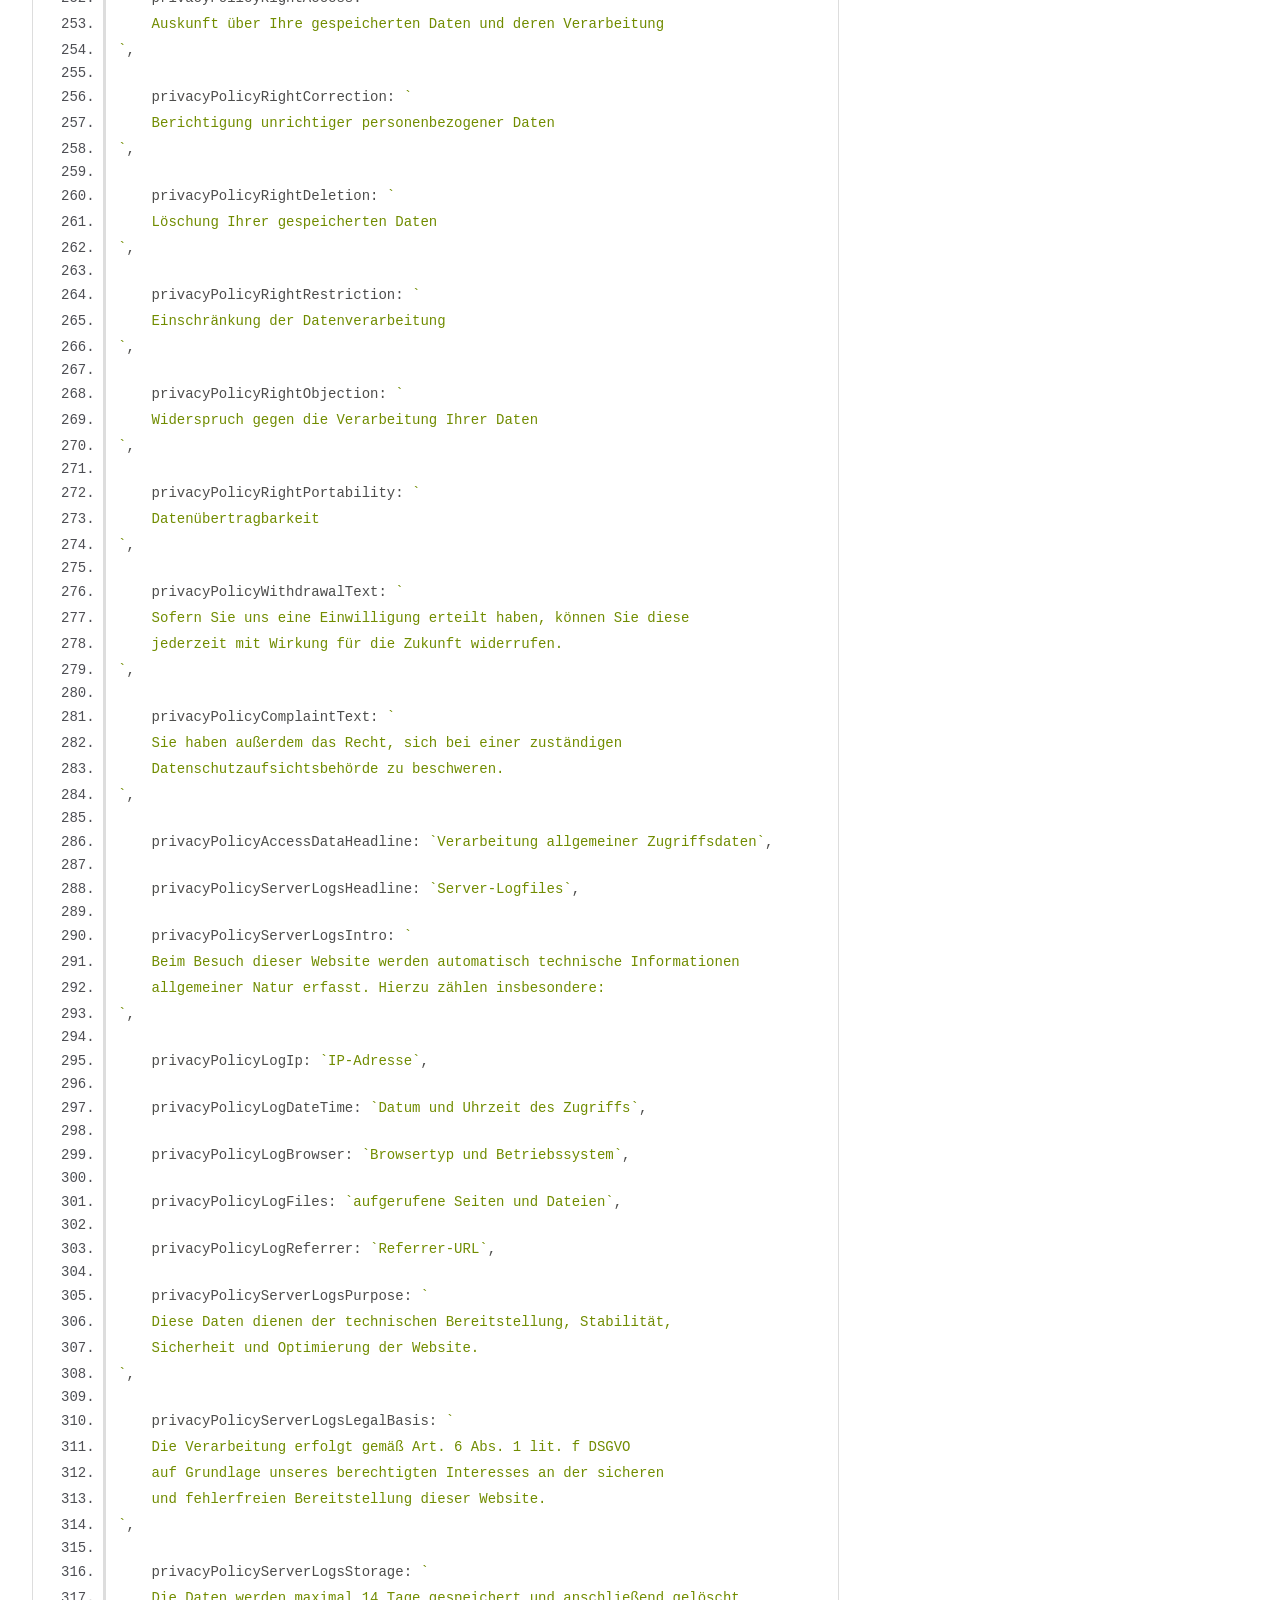
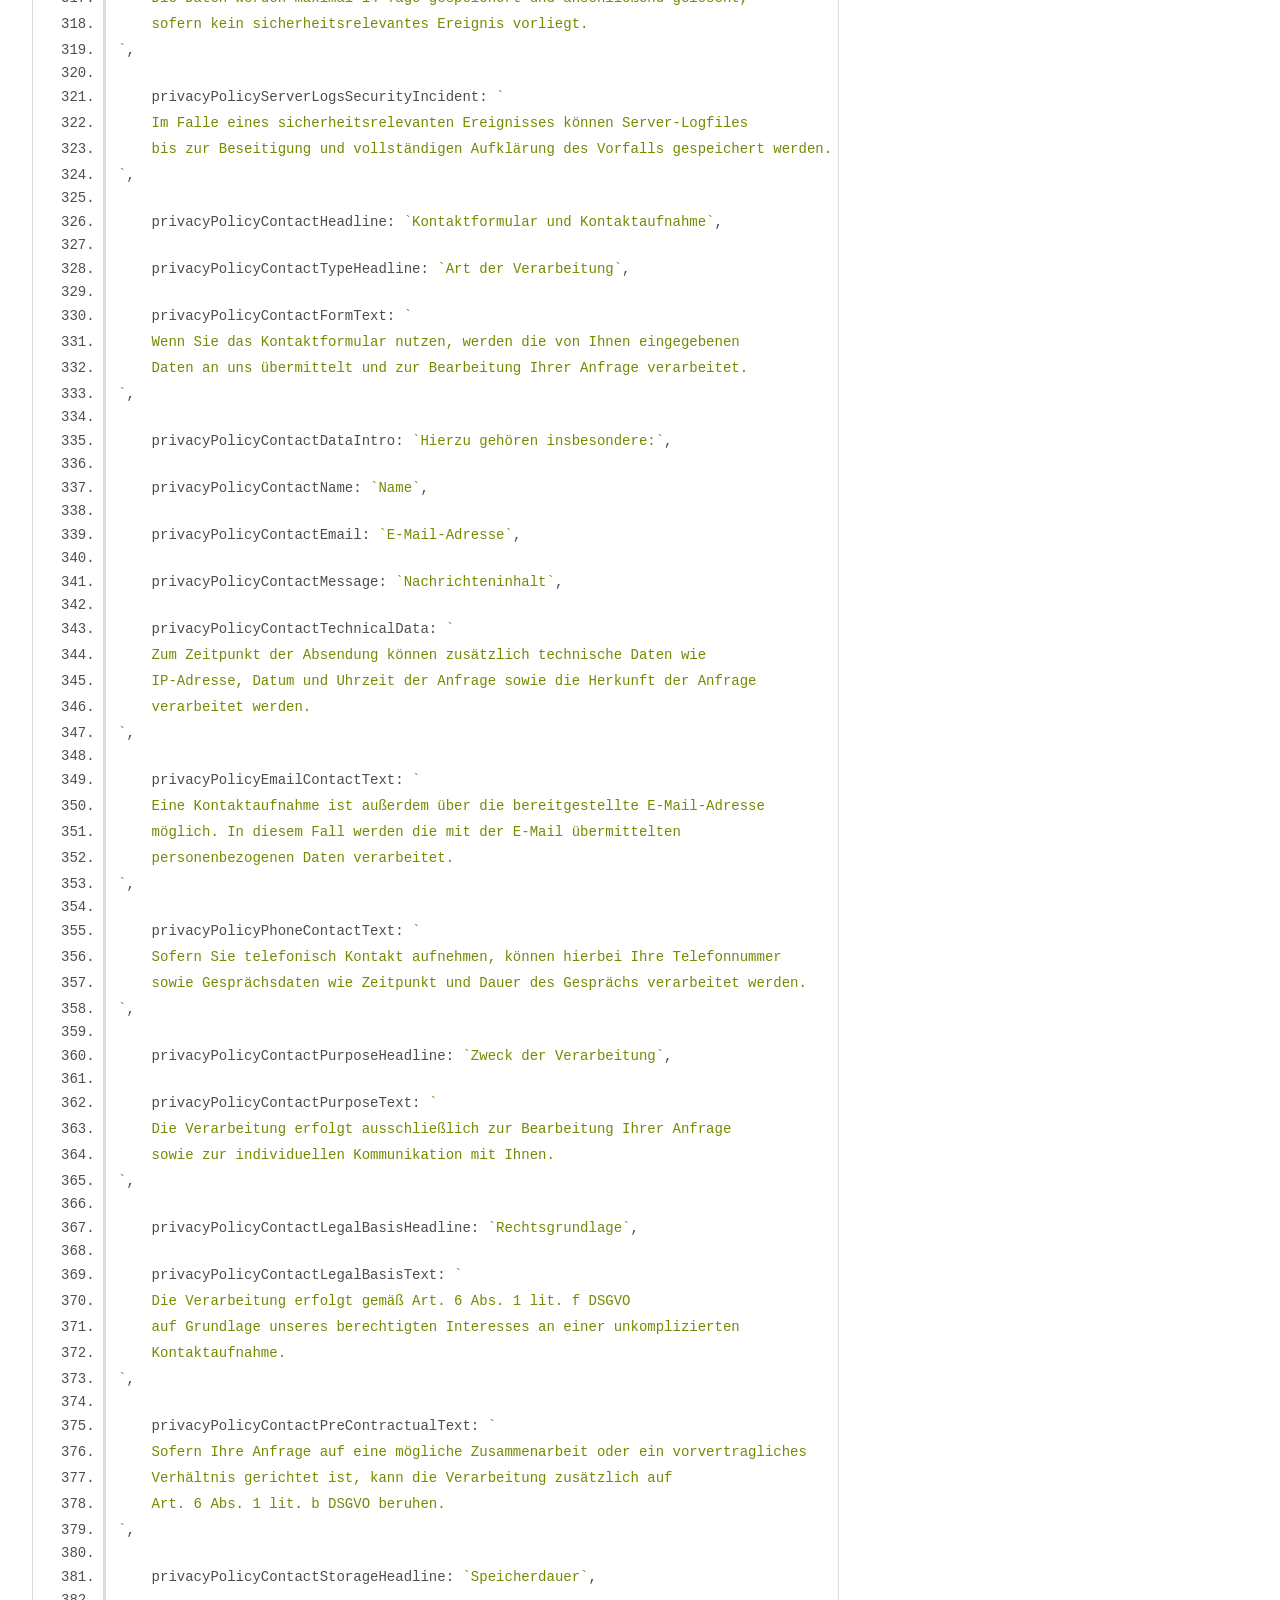
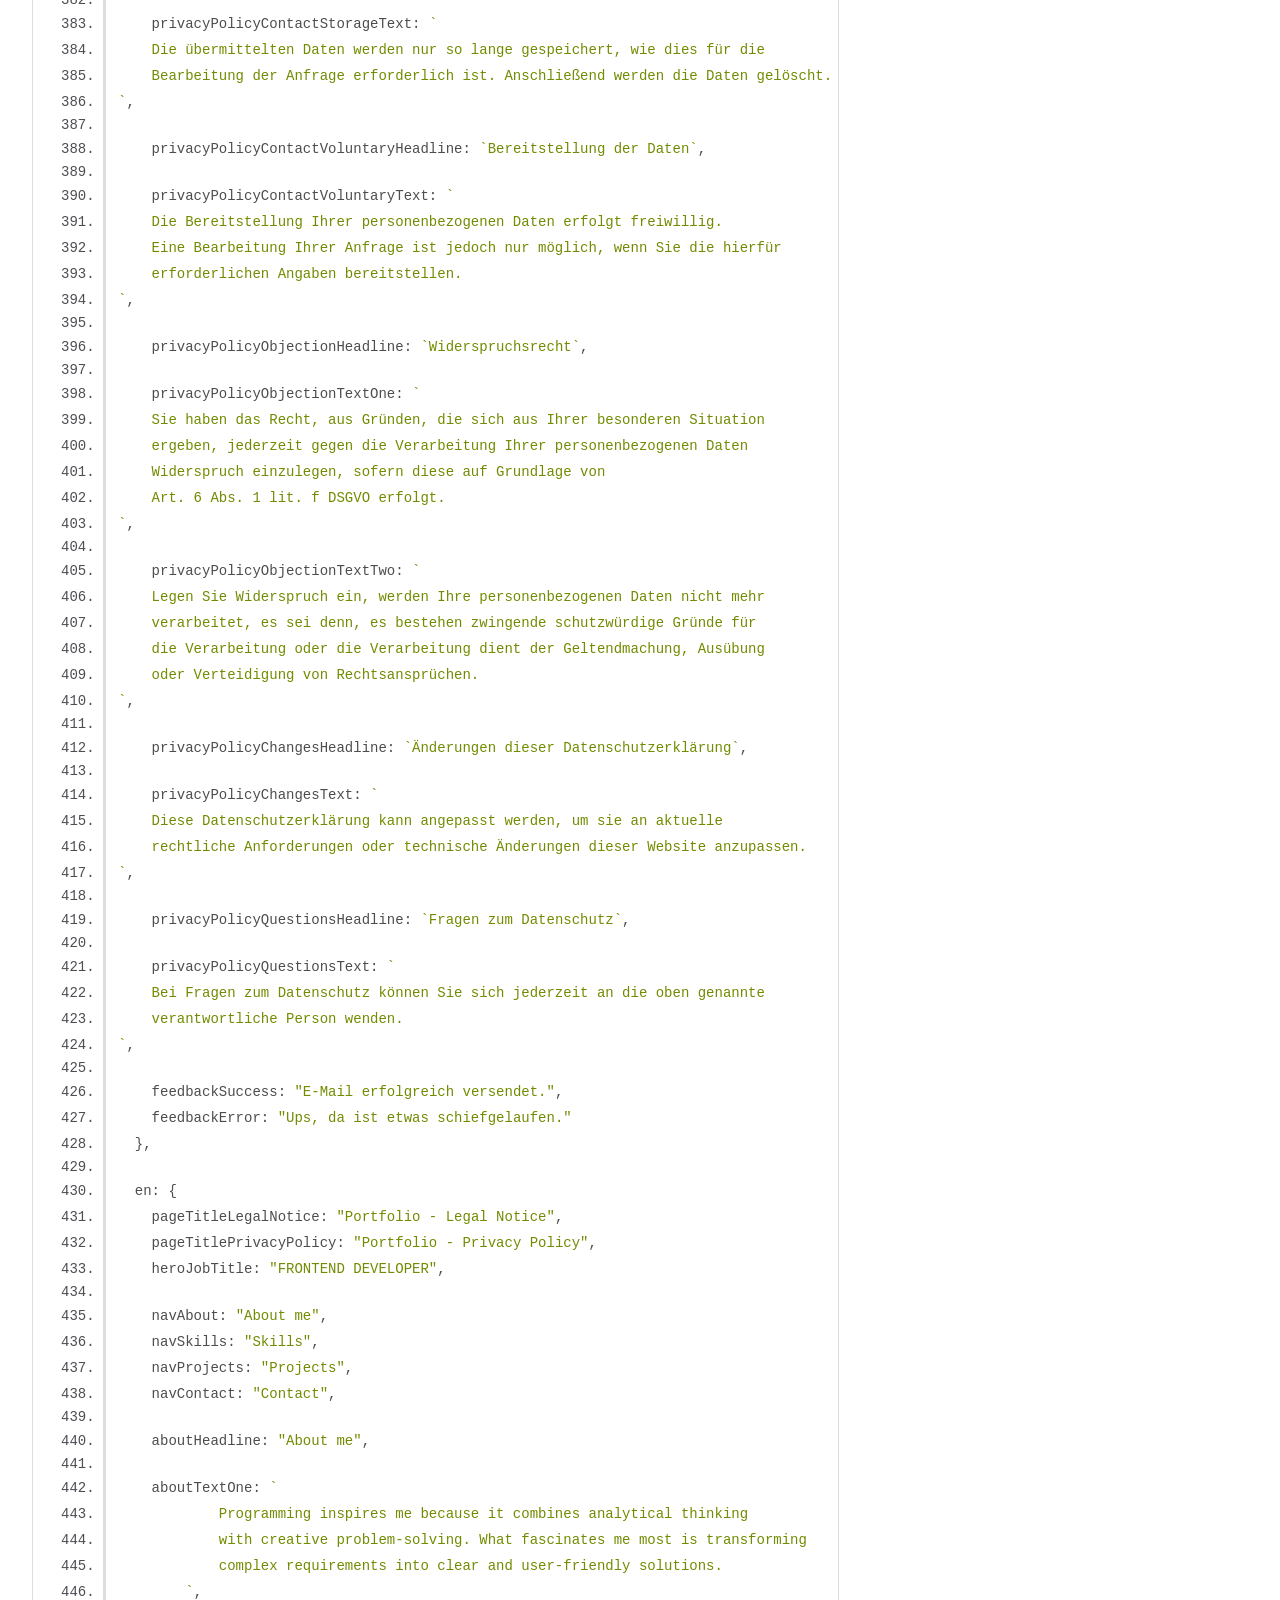
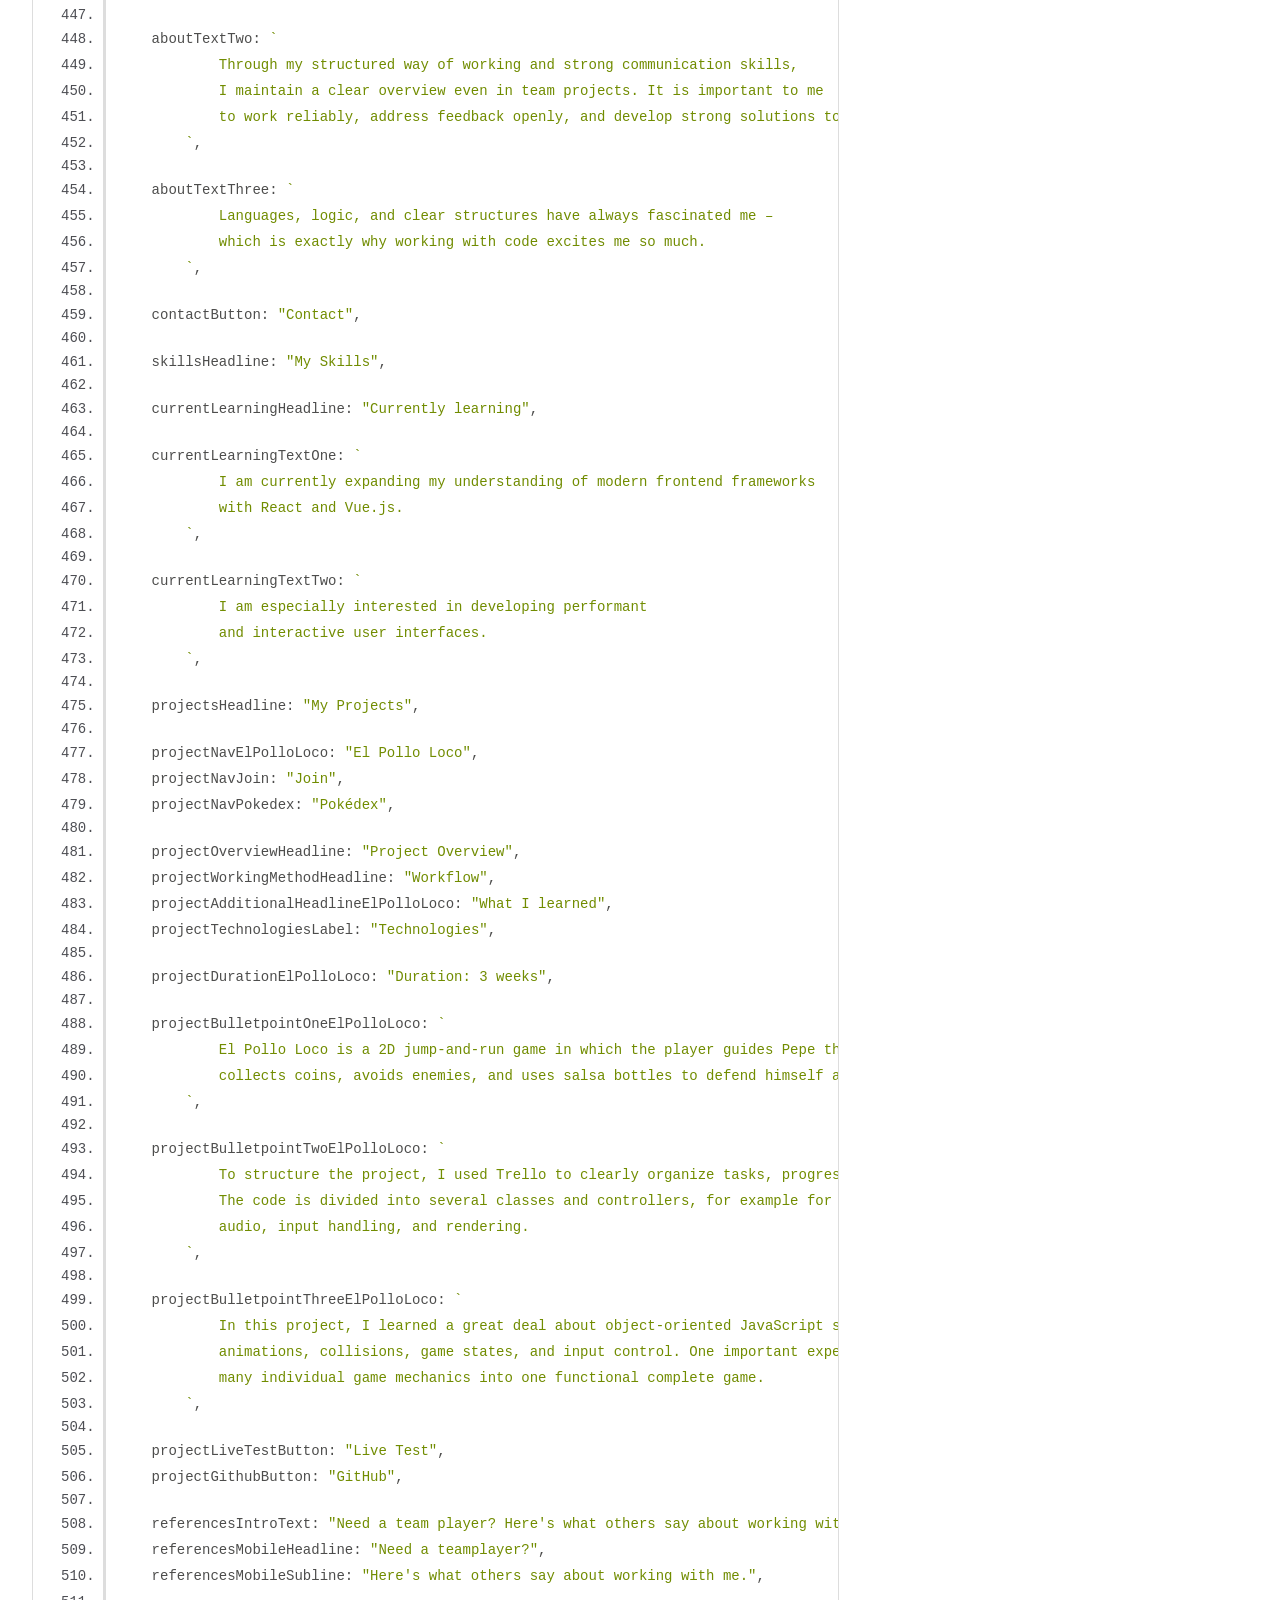
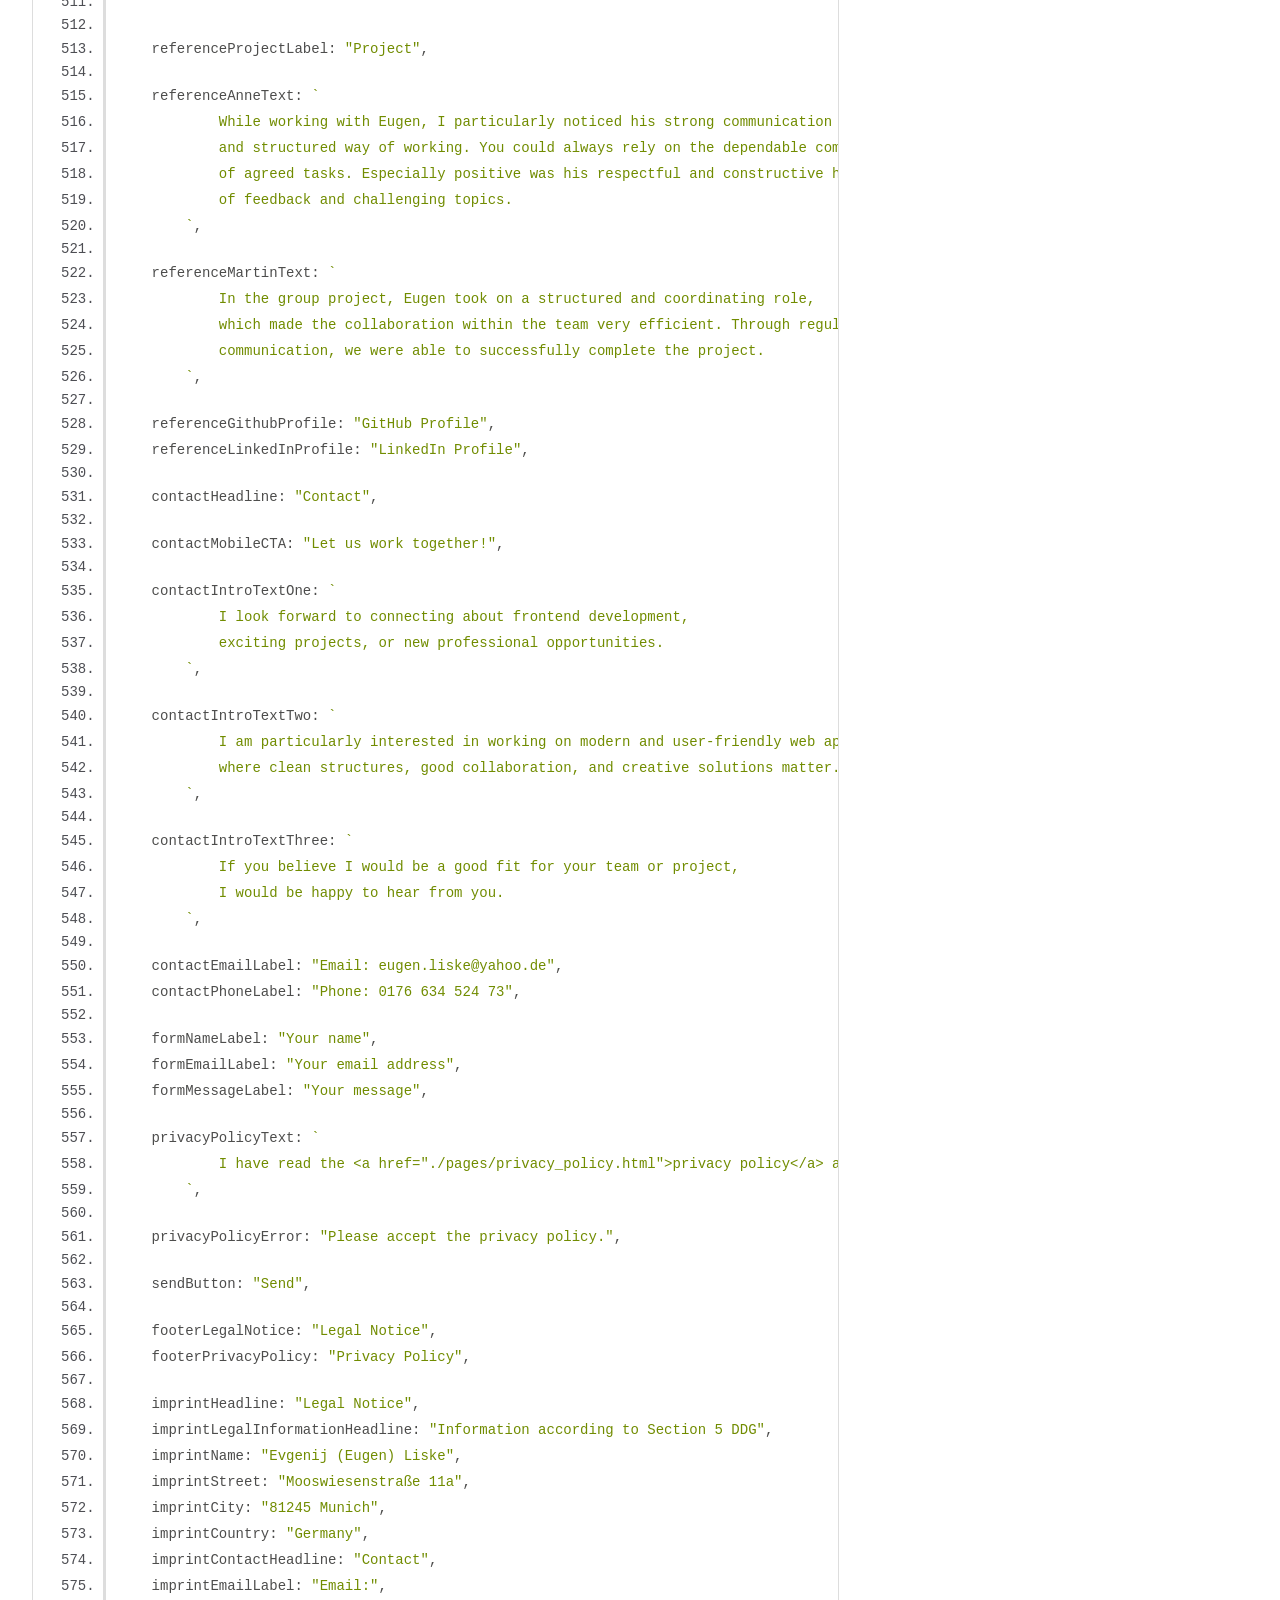
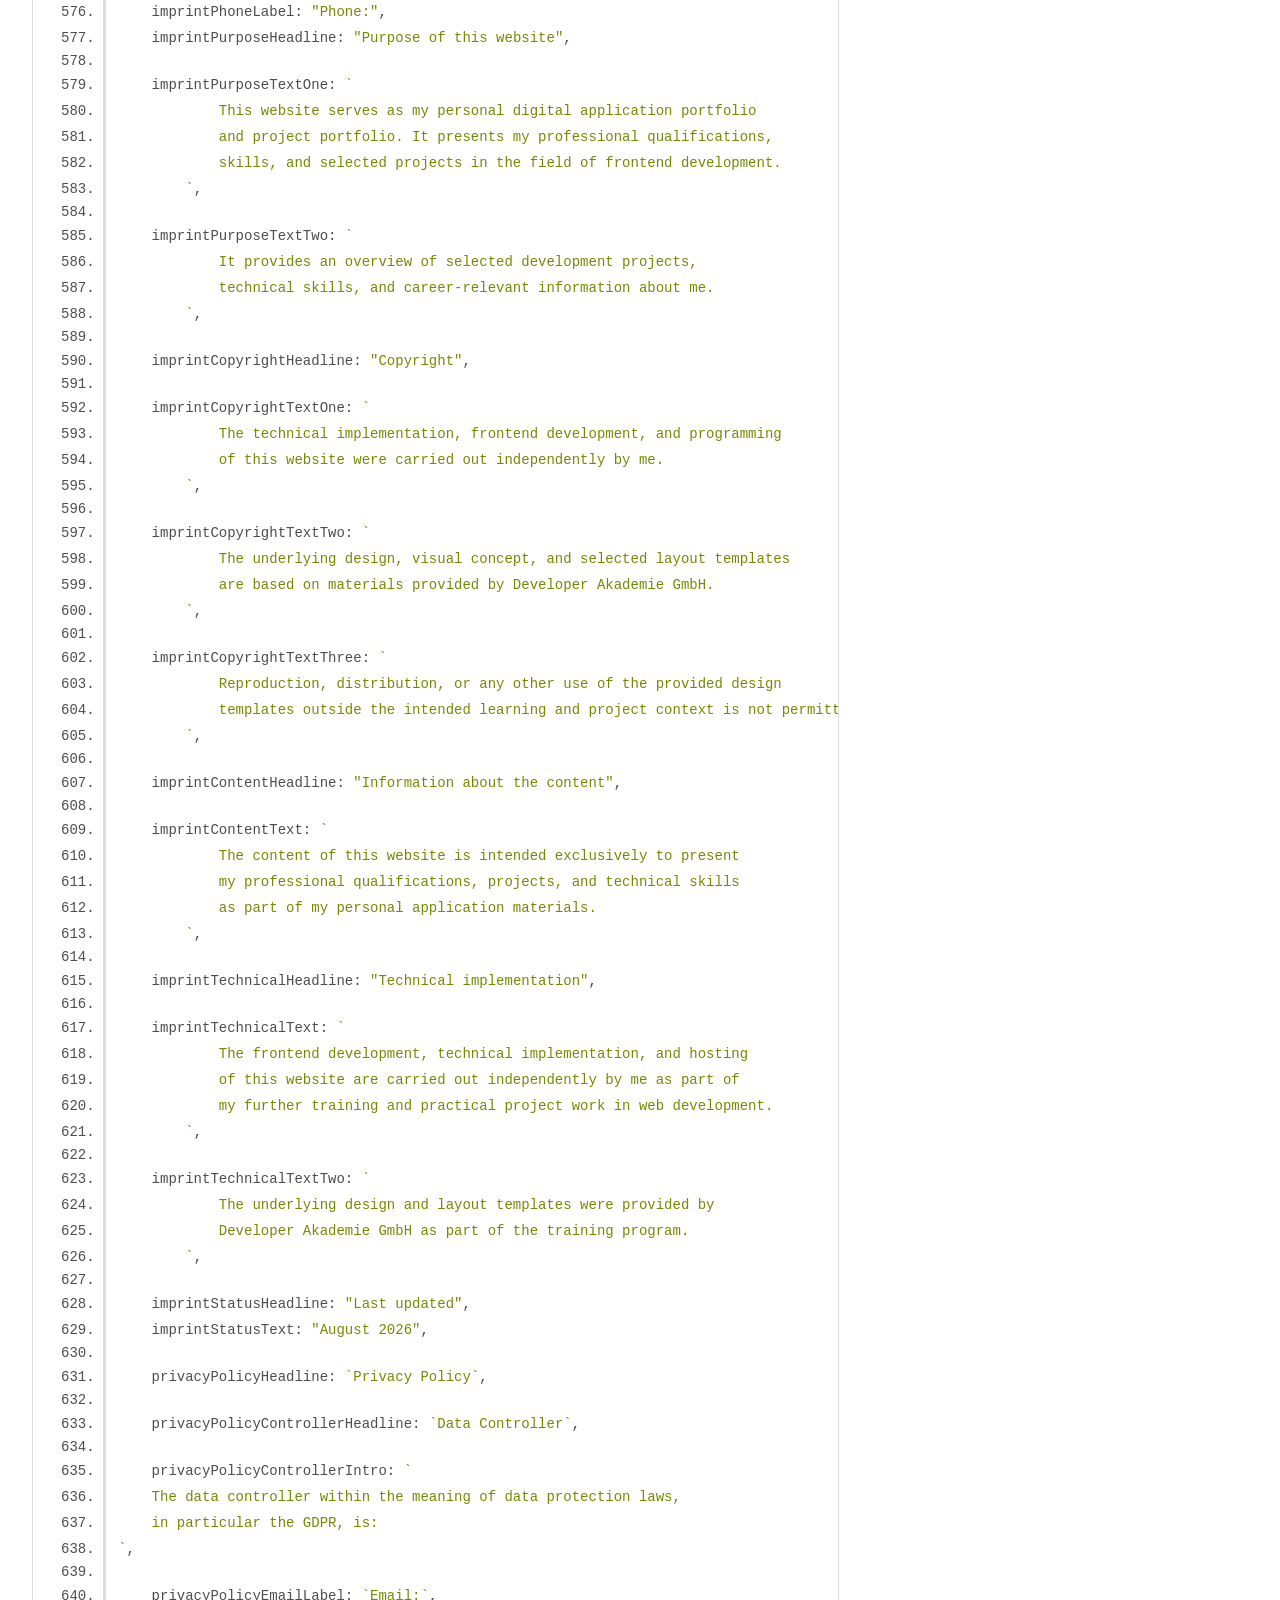
<file: out/translation_text_object.js.html>
<!DOCTYPE html>
<html lang="en">
<head>
    <meta charset="utf-8">
    <title>JSDoc: Source: translation_text_object.js</title>

    <script src="scripts/prettify/prettify.js"> </script>
    <script src="scripts/prettify/lang-css.js"> </script>
    <!--[if lt IE 9]>
      <script src="//html5shiv.googlecode.com/svn/trunk/html5.js"></script>
    <![endif]-->
    <link type="text/css" rel="stylesheet" href="styles/prettify-tomorrow.css">
    <link type="text/css" rel="stylesheet" href="styles/jsdoc-default.css">
</head>

<body>

<div id="main">

    <h1 class="page-title">Source: translation_text_object.js</h1>

    



    
    <section>
        <article>
            <pre class="prettyprint source linenums"><code>/**
 * Contains all static translation texts used by the portfolio website.
 *
 * The first level defines the language (`de`, `en`).
 * The second level contains translation keys that are referenced
 * in the HTML via the `data-i18n` attribute.
 *
 * Example:
 * &lt;h1 data-i18n="aboutHeadline">&lt;/h1>
 *
 * The translate script reads this object and inserts the matching
 * text into the corresponding HTML element.
 *
 * Some values contain HTML markup, for example links inside translated text.
 * These values are inserted with `innerHTML`.
 *
 * @type {{
 *   de: Object&lt;string, string>,
 *   en: Object&lt;string, string>
 * }}
 */

const translations = {
  de: {
    pageTitleLegalNotice: "Portfolio - Impressum",
    pageTitlePrivacyPolicy: "Portfolio - Datenschutz",
    heroJobTitle: "FRONTEND ENTWICKLER",

    navAbout: "Über mich",
    navSkills: "Fähigkeiten",
    navProjects: "Projekte",
    navContact: "Kontakt",

    aboutHeadline: "Über mich",

    aboutTextOne: `
            Programmieren begeistert mich, weil es analytisches Denken mit kreativer
            Problemlösung verbindet. Besonders spannend finde ich es, komplexe
            Anforderungen in klare und benutzerfreundliche Lösungen zu übersetzen.
        `,

    aboutTextTwo: `
            Durch meine strukturierte Arbeitsweise und starke Kommunikation behalte ich
            auch in Teamprojekten stets den Überblick. Dabei ist mir wichtig,
            zuverlässig zu arbeiten, offen Feedback anzusprechen und gemeinsam gute
            Lösungen zu entwickeln.
        `,

    aboutTextThree: `
            Sprachen, Logik und klare Strukturen haben mich schon immer fasziniert –
            genau deshalb begeistert mich auch die Arbeit mit Code.
        `,

    contactButton: "Kontakt",

    skillsHeadline: "Meine Fähigkeiten",

    currentLearningHeadline: "Aktuell vertiefe ich",

    currentLearningTextOne: `
            Mit React und Vue.js erweitere ich aktuell mein Verständnis
            für moderne Frontend-Frameworks.
        `,

    currentLearningTextTwo: `
            Besonders spannend finde ich die Entwicklung performanter
            und interaktiver Benutzeroberflächen.
        `,

    projectsHeadline: "Meine Projekte",

    projectNavElPolloLoco: "El Pollo Loco",
    projectNavJoin: "Join",
    projectNavPokedex: "Pokédex",

    projectOverviewHeadline: "Projektübersicht",
    projectWorkingMethodHeadline: "Arbeitsweise",
    projectAdditionalHeadlineElPolloLoco: "Was ich gelernt habe",
    projectTechnologiesLabel: "Technologien",

    projectDurationElPolloLoco: "Dauer: 3 Wochen",

    projectBulletpointOneElPolloLoco: `
            El Pollo Loco ist ein 2D-Jump-and-Run-Spiel, in dem der Spieler Pepe durch eine Wüstenlandschaft steuert,
            Münzen sammelt, Gegnern ausweicht und sich mit Salsaflaschen gegen Hühner und den Endboss verteidigt.
        `,

    projectBulletpointTwoElPolloLoco: `
            Zur Strukturierung des Projekts habe ich Trello genutzt, um Aufgaben, Fortschritt und offene Punkte
            übersichtlich zu organisieren. Der Code ist in mehrere Klassen und Controller aufgeteilt, zum Beispiel für
            Spielfigur, Gegner, Audio, Eingaben und Rendering.
        `,

    projectBulletpointThreeElPolloLoco: `
            In diesem Projekt habe ich besonders viel über objektorientierte JavaScript-Strukturen, Canvas-Rendering,
            Animationen, Kollisionen, Spielzustände und Eingabesteuerung gelernt. Eine wichtige Erfahrung war es,
            viele einzelne Spielmechaniken zu einem funktionierenden Gesamtspiel zusammenzuführen.
        `,

    projectLiveTestButton: "Live Test",
    projectGithubButton: "GitHub",

    referencesIntroText: "Teamplayer benötigt? Das sagen andere über die Zusammenarbeit mit mir.",
    referencesMobileHeadline: "Teamplayer benötigt?",
    referencesMobileSubline: "Das sagen andere über die Zusammenarbeit mit mir.",

    referenceProjectLabel: "Projekt",

    referenceAnneText: `
            Bei der Zusammenarbeit mit Eugen sind mir besonders seine starke Kommunikation
            und strukturierte Arbeitsweise aufgefallen. Man konnte sich stets auf die
            zuverlässige Umsetzung vereinbarter Aufgaben verlassen. Besonders positiv war
            sein respektvoller und konstruktiver Umgang mit Feedback und schwierigen Themen.
        `,

    referenceMartinText: `
            Im Gruppenprojekt übernahm Eugen eine strukturierte und koordinierende Rolle,
            wodurch die Zusammenarbeit im Team sehr effizient verlief. Durch den regelmäßigen
            Austausch konnten wir das Projekt erfolgreich umsetzen.
        `,

    referenceGithubProfile: "GitHub-Profil",
    referenceLinkedInProfile: "LinkedIn-Profil",

    contactHeadline: "Kontakt",

    contactMobileCTA: "Lassen Sie uns zusammenarbeiten!",

    contactIntroTextOne: `
            Ich freue mich über den Austausch zu Frontend-Entwicklung,
            spannenden Projekten oder neuen beruflichen Möglichkeiten.
        `,

    contactIntroTextTwo: `
            Besonders interessant finde ich die Arbeit an modernen und
            benutzerfreundlichen Webanwendungen, bei denen saubere Strukturen,
            gute Zusammenarbeit und kreative Lösungen gefragt sind.
        `,

    contactIntroTextThree: `
            Wenn Sie glauben, dass ich gut zu Ihrem Team oder Projekt passe,
            freue ich mich auf Ihre Nachricht.
        `,

    contactEmailLabel: "E-Mail: eugen.liske@yahoo.de",
    contactPhoneLabel: "Tel: 0176 634 524 73",

    formNameLabel: "Ihr Name",
    formEmailLabel: "Ihre E-Mail-Adresse",
    formMessageLabel: "Ihre Nachricht",

    privacyPolicyText: `
            Ich habe die &lt;a href="./pages/privacy_policy.html">Datenschutzerklärung&lt;/a> gelesen und stimme der darin beschriebenen Verarbeitung meiner Daten zu.
        `,

    privacyPolicyError: "Bitte stimmen Sie der Datenschutzerklärung zu.",

    sendButton: "Senden",

    footerLegalNotice: "Impressum",
    footerPrivacyPolicy: "Datenschutzerklärung",

    imprintHeadline: "Impressum",
    imprintLegalInformationHeadline: "Angaben gemäß § 5 DDG",
    imprintName: "Evgenij (Eugen) Liske",
    imprintStreet: "Mooswiesenstraße 11a",
    imprintCity: "81245 München",
    imprintCountry: "Deutschland",
    imprintContactHeadline: "Kontakt",
    imprintEmailLabel: "E-Mail:",
    imprintPhoneLabel: "Telefon:",
    imprintPurposeHeadline: "Zweck dieser Website",

    imprintPurposeTextOne: `
            Diese Website dient als persönliche digitale Bewerbungs- und
            Projektmappe zur Präsentation meiner fachlichen Qualifikationen,
            Kenntnisse und Projekte im Bereich Frontend-Entwicklung.
        `,

    imprintPurposeTextTwo: `
            Sie bietet einen Überblick über ausgewählte Entwicklungsprojekte,
            technische Fähigkeiten sowie beruflich relevante Informationen
            zu meiner Person.
        `,

    imprintCopyrightHeadline: "Urheberrecht",

    imprintCopyrightTextOne: `
            Die technische Umsetzung, Frontend-Entwicklung sowie die
            Programmierung dieser Website erfolgten eigenständig.
        `,

    imprintCopyrightTextTwo: `
            Das zugrunde liegende Design, die visuelle Konzeption sowie
            einzelne Gestaltungsvorlagen basieren auf Materialien der
            Developer Akademie GmbH.
        `,

    imprintCopyrightTextThree: `
            Eine Vervielfältigung, Weitergabe oder anderweitige Nutzung
            der bereitgestellten Designvorlagen außerhalb des vorgesehenen
            Lern- und Projektkontextes ist nicht gestattet.
        `,

    imprintContentHeadline: "Hinweise zu den Inhalten",

    imprintContentText: `
            Die Inhalte dieser Website dienen ausschließlich der
            Präsentation meiner beruflichen Qualifikationen,
            Projekte und technischen Fähigkeiten im Rahmen meiner
            persönlichen Bewerbungsunterlagen.
        `,

    imprintTechnicalHeadline: "Technische Umsetzung",

    imprintTechnicalText: `
            Die Frontend-Entwicklung, technische Umsetzung sowie das
            Hosting dieser Website erfolgen eigenständig im Rahmen
            meiner Weiterbildung und praktischen Projektarbeit im
            Bereich Webentwicklung.
        `,

    imprintTechnicalTextTwo: `
            Die zugrunde liegenden Design- und Layoutvorlagen wurden
            im Rahmen der Weiterbildung durch die Developer Akademie GmbH
            bereitgestellt.
        `,

    imprintStatusHeadline: "Stand",
    imprintStatusText: "August 2026",

    privacyPolicyHeadline: "Datenschutz&amp;shy;erklärung",

    privacyPolicyControllerHeadline: `Verantwortlicher`,

    privacyPolicyControllerIntro: `
    Verantwortlicher im Sinne der Datenschutzgesetze,
    insbesondere der DSGVO, ist:
`,

    privacyPolicyEmailLabel: `E-Mail:`,

    privacyPolicyPhoneLabel: `Telefon:`,

    privacyPolicyRightsHeadline: `Ihre Betroffenenrechte`,

    privacyPolicyRightsIntro: `
    Unter den angegebenen Kontaktdaten können Sie gemäß DSGVO
    jederzeit folgende Rechte ausüben:
`,

    privacyPolicyRightAccess: `
    Auskunft über Ihre gespeicherten Daten und deren Verarbeitung
`,

    privacyPolicyRightCorrection: `
    Berichtigung unrichtiger personenbezogener Daten
`,

    privacyPolicyRightDeletion: `
    Löschung Ihrer gespeicherten Daten
`,

    privacyPolicyRightRestriction: `
    Einschränkung der Datenverarbeitung
`,

    privacyPolicyRightObjection: `
    Widerspruch gegen die Verarbeitung Ihrer Daten
`,

    privacyPolicyRightPortability: `
    Datenübertragbarkeit
`,

    privacyPolicyWithdrawalText: `
    Sofern Sie uns eine Einwilligung erteilt haben, können Sie diese
    jederzeit mit Wirkung für die Zukunft widerrufen.
`,

    privacyPolicyComplaintText: `
    Sie haben außerdem das Recht, sich bei einer zuständigen
    Datenschutzaufsichtsbehörde zu beschweren.
`,

    privacyPolicyAccessDataHeadline: `Verarbeitung allgemeiner Zugriffsdaten`,

    privacyPolicyServerLogsHeadline: `Server-Logfiles`,

    privacyPolicyServerLogsIntro: `
    Beim Besuch dieser Website werden automatisch technische Informationen
    allgemeiner Natur erfasst. Hierzu zählen insbesondere:
`,

    privacyPolicyLogIp: `IP-Adresse`,

    privacyPolicyLogDateTime: `Datum und Uhrzeit des Zugriffs`,

    privacyPolicyLogBrowser: `Browsertyp und Betriebssystem`,

    privacyPolicyLogFiles: `aufgerufene Seiten und Dateien`,

    privacyPolicyLogReferrer: `Referrer-URL`,

    privacyPolicyServerLogsPurpose: `
    Diese Daten dienen der technischen Bereitstellung, Stabilität,
    Sicherheit und Optimierung der Website.
`,

    privacyPolicyServerLogsLegalBasis: `
    Die Verarbeitung erfolgt gemäß Art. 6 Abs. 1 lit. f DSGVO
    auf Grundlage unseres berechtigten Interesses an der sicheren
    und fehlerfreien Bereitstellung dieser Website.
`,

    privacyPolicyServerLogsStorage: `
    Die Daten werden maximal 14 Tage gespeichert und anschließend gelöscht,
    sofern kein sicherheitsrelevantes Ereignis vorliegt.
`,

    privacyPolicyServerLogsSecurityIncident: `
    Im Falle eines sicherheitsrelevanten Ereignisses können Server-Logfiles
    bis zur Beseitigung und vollständigen Aufklärung des Vorfalls gespeichert werden.
`,

    privacyPolicyContactHeadline: `Kontaktformular und Kontaktaufnahme`,

    privacyPolicyContactTypeHeadline: `Art der Verarbeitung`,

    privacyPolicyContactFormText: `
    Wenn Sie das Kontaktformular nutzen, werden die von Ihnen eingegebenen
    Daten an uns übermittelt und zur Bearbeitung Ihrer Anfrage verarbeitet.
`,

    privacyPolicyContactDataIntro: `Hierzu gehören insbesondere:`,

    privacyPolicyContactName: `Name`,

    privacyPolicyContactEmail: `E-Mail-Adresse`,

    privacyPolicyContactMessage: `Nachrichteninhalt`,

    privacyPolicyContactTechnicalData: `
    Zum Zeitpunkt der Absendung können zusätzlich technische Daten wie
    IP-Adresse, Datum und Uhrzeit der Anfrage sowie die Herkunft der Anfrage
    verarbeitet werden.
`,

    privacyPolicyEmailContactText: `
    Eine Kontaktaufnahme ist außerdem über die bereitgestellte E-Mail-Adresse
    möglich. In diesem Fall werden die mit der E-Mail übermittelten
    personenbezogenen Daten verarbeitet.
`,

    privacyPolicyPhoneContactText: `
    Sofern Sie telefonisch Kontakt aufnehmen, können hierbei Ihre Telefonnummer
    sowie Gesprächsdaten wie Zeitpunkt und Dauer des Gesprächs verarbeitet werden.
`,

    privacyPolicyContactPurposeHeadline: `Zweck der Verarbeitung`,

    privacyPolicyContactPurposeText: `
    Die Verarbeitung erfolgt ausschließlich zur Bearbeitung Ihrer Anfrage
    sowie zur individuellen Kommunikation mit Ihnen.
`,

    privacyPolicyContactLegalBasisHeadline: `Rechtsgrundlage`,

    privacyPolicyContactLegalBasisText: `
    Die Verarbeitung erfolgt gemäß Art. 6 Abs. 1 lit. f DSGVO
    auf Grundlage unseres berechtigten Interesses an einer unkomplizierten
    Kontaktaufnahme.
`,

    privacyPolicyContactPreContractualText: `
    Sofern Ihre Anfrage auf eine mögliche Zusammenarbeit oder ein vorvertragliches
    Verhältnis gerichtet ist, kann die Verarbeitung zusätzlich auf
    Art. 6 Abs. 1 lit. b DSGVO beruhen.
`,

    privacyPolicyContactStorageHeadline: `Speicherdauer`,

    privacyPolicyContactStorageText: `
    Die übermittelten Daten werden nur so lange gespeichert, wie dies für die
    Bearbeitung der Anfrage erforderlich ist. Anschließend werden die Daten gelöscht.
`,

    privacyPolicyContactVoluntaryHeadline: `Bereitstellung der Daten`,

    privacyPolicyContactVoluntaryText: `
    Die Bereitstellung Ihrer personenbezogenen Daten erfolgt freiwillig.
    Eine Bearbeitung Ihrer Anfrage ist jedoch nur möglich, wenn Sie die hierfür
    erforderlichen Angaben bereitstellen.
`,

    privacyPolicyObjectionHeadline: `Widerspruchsrecht`,

    privacyPolicyObjectionTextOne: `
    Sie haben das Recht, aus Gründen, die sich aus Ihrer besonderen Situation
    ergeben, jederzeit gegen die Verarbeitung Ihrer personenbezogenen Daten
    Widerspruch einzulegen, sofern diese auf Grundlage von
    Art. 6 Abs. 1 lit. f DSGVO erfolgt.
`,

    privacyPolicyObjectionTextTwo: `
    Legen Sie Widerspruch ein, werden Ihre personenbezogenen Daten nicht mehr
    verarbeitet, es sei denn, es bestehen zwingende schutzwürdige Gründe für
    die Verarbeitung oder die Verarbeitung dient der Geltendmachung, Ausübung
    oder Verteidigung von Rechtsansprüchen.
`,

    privacyPolicyChangesHeadline: `Änderungen dieser Datenschutzerklärung`,

    privacyPolicyChangesText: `
    Diese Datenschutzerklärung kann angepasst werden, um sie an aktuelle
    rechtliche Anforderungen oder technische Änderungen dieser Website anzupassen.
`,

    privacyPolicyQuestionsHeadline: `Fragen zum Datenschutz`,

    privacyPolicyQuestionsText: `
    Bei Fragen zum Datenschutz können Sie sich jederzeit an die oben genannte
    verantwortliche Person wenden.
`,

    feedbackSuccess: "E-Mail erfolgreich versendet.",
    feedbackError: "Ups, da ist etwas schiefgelaufen."
  },

  en: {
    pageTitleLegalNotice: "Portfolio - Legal Notice",
    pageTitlePrivacyPolicy: "Portfolio - Privacy Policy",
    heroJobTitle: "FRONTEND DEVELOPER",

    navAbout: "About me",
    navSkills: "Skills",
    navProjects: "Projects",
    navContact: "Contact",

    aboutHeadline: "About me",

    aboutTextOne: `
            Programming inspires me because it combines analytical thinking
            with creative problem-solving. What fascinates me most is transforming
            complex requirements into clear and user-friendly solutions.
        `,

    aboutTextTwo: `
            Through my structured way of working and strong communication skills,
            I maintain a clear overview even in team projects. It is important to me
            to work reliably, address feedback openly, and develop strong solutions together.
        `,

    aboutTextThree: `
            Languages, logic, and clear structures have always fascinated me –
            which is exactly why working with code excites me so much.
        `,

    contactButton: "Contact",

    skillsHeadline: "My Skills",

    currentLearningHeadline: "Currently learning",

    currentLearningTextOne: `
            I am currently expanding my understanding of modern frontend frameworks
            with React and Vue.js.
        `,

    currentLearningTextTwo: `
            I am especially interested in developing performant
            and interactive user interfaces.
        `,

    projectsHeadline: "My Projects",

    projectNavElPolloLoco: "El Pollo Loco",
    projectNavJoin: "Join",
    projectNavPokedex: "Pokédex",

    projectOverviewHeadline: "Project Overview",
    projectWorkingMethodHeadline: "Workflow",
    projectAdditionalHeadlineElPolloLoco: "What I learned",
    projectTechnologiesLabel: "Technologies",

    projectDurationElPolloLoco: "Duration: 3 weeks",

    projectBulletpointOneElPolloLoco: `
            El Pollo Loco is a 2D jump-and-run game in which the player guides Pepe through a desert landscape,
            collects coins, avoids enemies, and uses salsa bottles to defend himself against chickens and the final boss.
        `,

    projectBulletpointTwoElPolloLoco: `
            To structure the project, I used Trello to clearly organize tasks, progress, and open issues.
            The code is divided into several classes and controllers, for example for the character, enemies,
            audio, input handling, and rendering.
        `,

    projectBulletpointThreeElPolloLoco: `
            In this project, I learned a great deal about object-oriented JavaScript structures, canvas rendering,
            animations, collisions, game states, and input control. One important experience was combining
            many individual game mechanics into one functional complete game.
        `,

    projectLiveTestButton: "Live Test",
    projectGithubButton: "GitHub",

    referencesIntroText: "Need a team player? Here's what others say about working with me.",
    referencesMobileHeadline: "Need a teamplayer?",
    referencesMobileSubline: "Here's what others say about working with me.",
    

    referenceProjectLabel: "Project",

    referenceAnneText: `
            While working with Eugen, I particularly noticed his strong communication skills
            and structured way of working. You could always rely on the dependable completion
            of agreed tasks. Especially positive was his respectful and constructive handling
            of feedback and challenging topics.
        `,

    referenceMartinText: `
            In the group project, Eugen took on a structured and coordinating role,
            which made the collaboration within the team very efficient. Through regular
            communication, we were able to successfully complete the project.
        `,

    referenceGithubProfile: "GitHub Profile",
    referenceLinkedInProfile: "LinkedIn Profile",

    contactHeadline: "Contact",

    contactMobileCTA: "Let us work together!",

    contactIntroTextOne: `
            I look forward to connecting about frontend development,
            exciting projects, or new professional opportunities.
        `,

    contactIntroTextTwo: `
            I am particularly interested in working on modern and user-friendly web applications
            where clean structures, good collaboration, and creative solutions matter.
        `,

    contactIntroTextThree: `
            If you believe I would be a good fit for your team or project,
            I would be happy to hear from you.
        `,

    contactEmailLabel: "Email: eugen.liske@yahoo.de",
    contactPhoneLabel: "Phone: 0176 634 524 73",

    formNameLabel: "Your name",
    formEmailLabel: "Your email address",
    formMessageLabel: "Your message",

    privacyPolicyText: `
            I have read the &lt;a href="./pages/privacy_policy.html">privacy policy&lt;/a> and agree to the processing of my data as described there.
        `,

    privacyPolicyError: "Please accept the privacy policy.",

    sendButton: "Send",

    footerLegalNotice: "Legal Notice",
    footerPrivacyPolicy: "Privacy Policy",

    imprintHeadline: "Legal Notice",
    imprintLegalInformationHeadline: "Information according to Section 5 DDG",
    imprintName: "Evgenij (Eugen) Liske",
    imprintStreet: "Mooswiesenstraße 11a",
    imprintCity: "81245 Munich",
    imprintCountry: "Germany",
    imprintContactHeadline: "Contact",
    imprintEmailLabel: "Email:",
    imprintPhoneLabel: "Phone:",
    imprintPurposeHeadline: "Purpose of this website",

    imprintPurposeTextOne: `
            This website serves as my personal digital application portfolio
            and project portfolio. It presents my professional qualifications,
            skills, and selected projects in the field of frontend development.
        `,

    imprintPurposeTextTwo: `
            It provides an overview of selected development projects,
            technical skills, and career-relevant information about me.
        `,

    imprintCopyrightHeadline: "Copyright",

    imprintCopyrightTextOne: `
            The technical implementation, frontend development, and programming
            of this website were carried out independently by me.
        `,

    imprintCopyrightTextTwo: `
            The underlying design, visual concept, and selected layout templates
            are based on materials provided by Developer Akademie GmbH.
        `,

    imprintCopyrightTextThree: `
            Reproduction, distribution, or any other use of the provided design
            templates outside the intended learning and project context is not permitted.
        `,

    imprintContentHeadline: "Information about the content",

    imprintContentText: `
            The content of this website is intended exclusively to present
            my professional qualifications, projects, and technical skills
            as part of my personal application materials.
        `,

    imprintTechnicalHeadline: "Technical implementation",

    imprintTechnicalText: `
            The frontend development, technical implementation, and hosting
            of this website are carried out independently by me as part of
            my further training and practical project work in web development.
        `,

    imprintTechnicalTextTwo: `
            The underlying design and layout templates were provided by
            Developer Akademie GmbH as part of the training program.
        `,

    imprintStatusHeadline: "Last updated",
    imprintStatusText: "August 2026",

    privacyPolicyHeadline: `Privacy Policy`,

    privacyPolicyControllerHeadline: `Data Controller`,

    privacyPolicyControllerIntro: `
    The data controller within the meaning of data protection laws,
    in particular the GDPR, is:
`,

    privacyPolicyEmailLabel: `Email:`,

    privacyPolicyPhoneLabel: `Phone:`,

    privacyPolicyRightsHeadline: `Your Data Subject Rights`,

    privacyPolicyRightsIntro: `
    Using the contact details provided, you may exercise the following rights
    under the GDPR at any time:
`,

    privacyPolicyRightAccess: `
    Access to your stored data and information about its processing
`,

    privacyPolicyRightCorrection: `
    Correction of inaccurate personal data
`,

    privacyPolicyRightDeletion: `
    Deletion of your stored data
`,

    privacyPolicyRightRestriction: `
    Restriction of data processing
`,

    privacyPolicyRightObjection: `
    Objection to the processing of your data
`,

    privacyPolicyRightPortability: `
    Data portability
`,

    privacyPolicyWithdrawalText: `
    If you have given us your consent, you may withdraw it at any time
    with effect for the future.
`,

    privacyPolicyComplaintText: `
    You also have the right to lodge a complaint with a competent
    data protection supervisory authority.
`,

    privacyPolicyAccessDataHeadline: `Processing of General Access Data`,

    privacyPolicyServerLogsHeadline: `Server Log Files`,

    privacyPolicyServerLogsIntro: `
    When you visit this website, general technical information is automatically
    collected. This includes in particular:
`,

    privacyPolicyLogIp: `IP address`,

    privacyPolicyLogDateTime: `date and time of access`,

    privacyPolicyLogBrowser: `browser type and operating system`,

    privacyPolicyLogFiles: `pages and files accessed`,

    privacyPolicyLogReferrer: `referrer URL`,

    privacyPolicyServerLogsPurpose: `
    This data is used for the technical provision, stability, security,
    and optimization of the website.
`,

    privacyPolicyServerLogsLegalBasis: `
    The processing is carried out pursuant to Art. 6(1)(f) GDPR
    on the basis of our legitimate interest in providing this website
    securely and without technical errors.
`,

    privacyPolicyServerLogsStorage: `
    The data is stored for a maximum of 14 days and then deleted,
    unless a security-relevant incident has occurred.
`,

    privacyPolicyServerLogsSecurityIncident: `
    In the event of a security-relevant incident, server log files may be stored
    until the incident has been fully resolved and clarified.
`,

    privacyPolicyContactHeadline: `Contact Form and Contact Requests`,

    privacyPolicyContactTypeHeadline: `Type of Processing`,

    privacyPolicyContactFormText: `
    If you use the contact form, the data you enter will be transmitted to us
    and processed in order to handle your request.
`,

    privacyPolicyContactDataIntro: `This includes in particular:`,

    privacyPolicyContactName: `name`,

    privacyPolicyContactEmail: `email address`,

    privacyPolicyContactMessage: `message content`,

    privacyPolicyContactTechnicalData: `
    At the time the message is sent, additional technical data such as
    IP address, date and time of the request, and the origin of the request
    may be processed.
`,

    privacyPolicyEmailContactText: `
    You may also contact us via the email address provided. In this case,
    the personal data transmitted with the email will be processed.
`,

    privacyPolicyPhoneContactText: `
    If you contact us by phone, your telephone number as well as call-related
    data such as the time and duration of the call may be processed.
`,

    privacyPolicyContactPurposeHeadline: `Purpose of Processing`,

    privacyPolicyContactPurposeText: `
    The processing is carried out exclusively to handle your request
    and to communicate with you individually.
`,

    privacyPolicyContactLegalBasisHeadline: `Legal Basis`,

    privacyPolicyContactLegalBasisText: `
    The processing is carried out pursuant to Art. 6(1)(f) GDPR
    on the basis of our legitimate interest in enabling straightforward contact.
`,

    privacyPolicyContactPreContractualText: `
    If your request relates to a possible collaboration or a pre-contractual
    relationship, the processing may additionally be based on
    Art. 6(1)(b) GDPR.
`,

    privacyPolicyContactStorageHeadline: `Storage Period`,

    privacyPolicyContactStorageText: `
    The transmitted data will be stored only for as long as necessary to process
    the request. Afterwards, the data will be deleted.
`,

    privacyPolicyContactVoluntaryHeadline: `Provision of Data`,

    privacyPolicyContactVoluntaryText: `
    The provision of your personal data is voluntary. However, your request
    can only be processed if you provide the information required for this purpose.
`,

    privacyPolicyObjectionHeadline: `Right to Object`,

    privacyPolicyObjectionTextOne: `
    You have the right, on grounds relating to your particular situation,
    to object at any time to the processing of your personal data where such
    processing is based on Art. 6(1)(f) GDPR.
`,

    privacyPolicyObjectionTextTwo: `
    If you object, your personal data will no longer be processed unless
    there are compelling legitimate grounds for the processing or the processing
    serves the establishment, exercise, or defense of legal claims.
`,

    privacyPolicyChangesHeadline: `Changes to this Privacy Policy`,

    privacyPolicyChangesText: `
    This privacy policy may be updated in order to reflect current legal
    requirements or technical changes to this website.
`,

    privacyPolicyQuestionsHeadline: `Questions about Data Protection`,

    privacyPolicyQuestionsText: `
    If you have any questions about data protection, you may contact the person
    responsible named above at any time.
`,

    feedbackSuccess: "Email sent successfully.",
    feedbackError: "Oops, something went wrong."

  },
};
</code></pre>
        </article>
    </section>




</div>

<nav>
    <h2><a href="index.html">Home</a></h2><h3>Global</h3><ul><li><a href="global.html#checkFormAndSend">checkFormAndSend</a></li><li><a href="global.html#checkIfMailIsFilledAndValid">checkIfMailIsFilledAndValid</a></li><li><a href="global.html#checkIfMessageIsFilledAndValid">checkIfMessageIsFilledAndValid</a></li><li><a href="global.html#checkIfNameIsFilledAndValid">checkIfNameIsFilledAndValid</a></li><li><a href="global.html#checkPrivacyPolicy">checkPrivacyPolicy</a></li><li><a href="global.html#clearAnimatedText">clearAnimatedText</a></li><li><a href="global.html#clearEmailError">clearEmailError</a></li><li><a href="global.html#clearFormFeedbackTimeouts">clearFormFeedbackTimeouts</a></li><li><a href="global.html#clearFormFields">clearFormFields</a></li><li><a href="global.html#clearMessageError">clearMessageError</a></li><li><a href="global.html#clearNameError">clearNameError</a></li><li><a href="global.html#deleteText">deleteText</a></li><li><a href="global.html#displayProjectContent">displayProjectContent</a></li><li><a href="global.html#evaluateFormInput">evaluateFormInput</a></li><li><a href="global.html#finishBurgerMenuAnimation">finishBurgerMenuAnimation</a></li><li><a href="global.html#focusForm">focusForm</a></li><li><a href="global.html#getBurgerMenuAnimationFrames">getBurgerMenuAnimationFrames</a></li><li><a href="global.html#getBurgerMenuElements">getBurgerMenuElements</a></li><li><a href="global.html#getFormTranslation">getFormTranslation</a></li><li><a href="global.html#getMailRequestBody">getMailRequestBody</a></li><li><a href="global.html#getMailRequestHeaders">getMailRequestHeaders</a></li><li><a href="global.html#getSavedLanguage">getSavedLanguage</a></li><li><a href="global.html#getSelectedProject">getSelectedProject</a></li><li><a href="global.html#handleSectionIntersection">handleSectionIntersection</a></li><li><a href="global.html#hideAnimatedIcon">hideAnimatedIcon</a></li><li><a href="global.html#hideFormFeedback">hideFormFeedback</a></li><li><a href="global.html#hidePrivacyPolicyError">hidePrivacyPolicyError</a></li><li><a href="global.html#isEmailValid">isEmailValid</a></li><li><a href="global.html#observeAnimatedSections">observeAnimatedSections</a></li><li><a href="global.html#observeSingleSection">observeSingleSection</a></li><li><a href="global.html#openBurgerMenu">openBurgerMenu</a></li><li><a href="global.html#postFormInput">postFormInput</a></li><li><a href="global.html#readFormInput">readFormInput</a></li><li><a href="global.html#renderEmailSubmitError">renderEmailSubmitError</a></li><li><a href="global.html#renderMessageSubmitError">renderMessageSubmitError</a></li><li><a href="global.html#renderNameSubmitError">renderNameSubmitError</a></li><li><a href="global.html#renderPrivacyPolicySubmitError">renderPrivacyPolicySubmitError</a></li><li><a href="global.html#renderSubmitErrors">renderSubmitErrors</a></li><li><a href="global.html#resetCheckIcons">resetCheckIcons</a></li><li><a href="global.html#resetCheckboxState">resetCheckboxState</a></li><li><a href="global.html#resetFormAfterSend">resetFormAfterSend</a></li><li><a href="global.html#runTypewriterCycle">runTypewriterCycle</a></li><li><a href="global.html#saveSelectedLanguage">saveSelectedLanguage</a></li><li><a href="global.html#sendValidForm">sendValidForm</a></li><li><a href="global.html#setActiveProjectNavItem">setActiveProjectNavItem</a></li><li><a href="global.html#setFormLanguage">setFormLanguage</a></li><li><a href="global.html#setProjectLanguage">setProjectLanguage</a></li><li><a href="global.html#setSendButtonState">setSendButtonState</a></li><li><a href="global.html#setTypewriterLanguage">setTypewriterLanguage</a></li><li><a href="global.html#setVisibleEmailErrorText">setVisibleEmailErrorText</a></li><li><a href="global.html#showAnimatedIcon">showAnimatedIcon</a></li><li><a href="global.html#showBurgerMenuFrame">showBurgerMenuFrame</a></li><li><a href="global.html#showEmailError">showEmailError</a></li><li><a href="global.html#showFormFeedback">showFormFeedback</a></li><li><a href="global.html#showMessageError">showMessageError</a></li><li><a href="global.html#showNameError">showNameError</a></li><li><a href="global.html#showPrivacyPolicyError">showPrivacyPolicyError</a></li><li><a href="global.html#startBurgerMenuAnimation">startBurgerMenuAnimation</a></li><li><a href="global.html#startTypewriterLoop">startTypewriterLoop</a></li><li><a href="global.html#toggleMobileMenuOverlay">toggleMobileMenuOverlay</a></li><li><a href="global.html#translatePage">translatePage</a></li><li><a href="global.html#translateSingleElement">translateSingleElement</a></li><li><a href="global.html#translateTextElements">translateTextElements</a></li><li><a href="global.html#translateToEnglish">translateToEnglish</a></li><li><a href="global.html#translateToGerman">translateToGerman</a></li><li><a href="global.html#translations">translations</a></li><li><a href="global.html#typeText">typeText</a></li><li><a href="global.html#updateActiveLanguageButton">updateActiveLanguageButton</a></li><li><a href="global.html#updateAnimatedText">updateAnimatedText</a></li><li><a href="global.html#updateDesktopProjectContent">updateDesktopProjectContent</a></li><li><a href="global.html#updateDesktopProjectImages">updateDesktopProjectImages</a></li><li><a href="global.html#updateDesktopProjectLinks">updateDesktopProjectLinks</a></li><li><a href="global.html#updateDesktopProjectTexts">updateDesktopProjectTexts</a></li><li><a href="global.html#updateDocumentLanguage">updateDocumentLanguage</a></li><li><a href="global.html#updateEmailErrorText">updateEmailErrorText</a></li><li><a href="global.html#updateFormLanguage">updateFormLanguage</a></li><li><a href="global.html#updateLanguageModules">updateLanguageModules</a></li><li><a href="global.html#updateMessageErrorText">updateMessageErrorText</a></li><li><a href="global.html#updateMobileProjectContent">updateMobileProjectContent</a></li><li><a href="global.html#updateMobileProjectImages">updateMobileProjectImages</a></li><li><a href="global.html#updateMobileProjectLinks">updateMobileProjectLinks</a></li><li><a href="global.html#updateMobileProjectTexts">updateMobileProjectTexts</a></li><li><a href="global.html#updateNameErrorText">updateNameErrorText</a></li><li><a href="global.html#updatePrivacyPolicyErrorText">updatePrivacyPolicyErrorText</a></li><li><a href="global.html#updateProjectLanguage">updateProjectLanguage</a></li><li><a href="global.html#updateSingleLanguageButton">updateSingleLanguageButton</a></li><li><a href="global.html#updateStyledText">updateStyledText</a></li><li><a href="global.html#updateTypewriterLanguage">updateTypewriterLanguage</a></li><li><a href="global.html#updateVisibleFormErrors">updateVisibleFormErrors</a></li><li><a href="global.html#validateFormInput">validateFormInput</a></li><li><a href="global.html#validateMailResponse">validateMailResponse</a></li><li><a href="global.html#wait">wait</a></li></ul>
</nav>

<br class="clear">

<footer>
    Documentation generated by <a href="https://github.com/jsdoc/jsdoc">JSDoc 4.0.5</a> on Wed Jun 10 2026 18:12:43 GMT+0200 (Mitteleuropäische Sommerzeit)
</footer>

<script> prettyPrint(); </script>
<script src="scripts/linenumber.js"> </script>
</body>
</html>
</file>
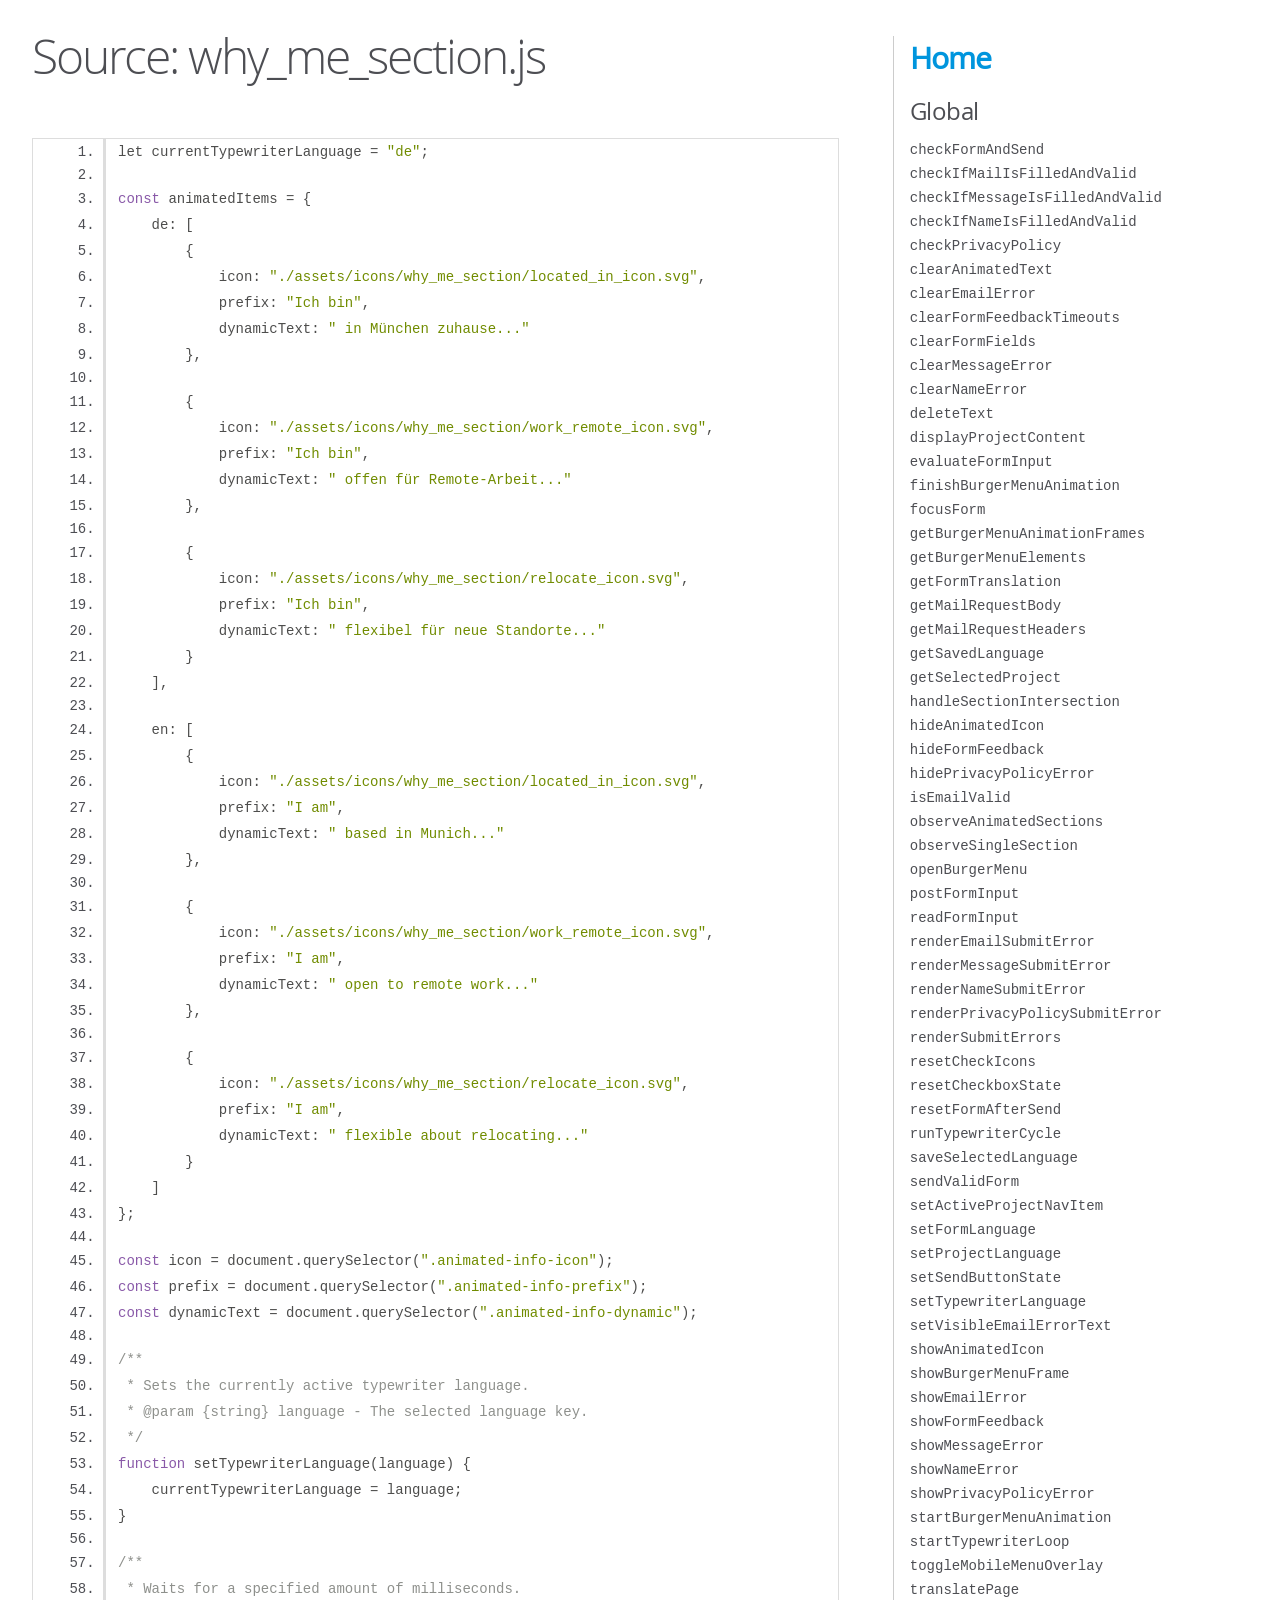
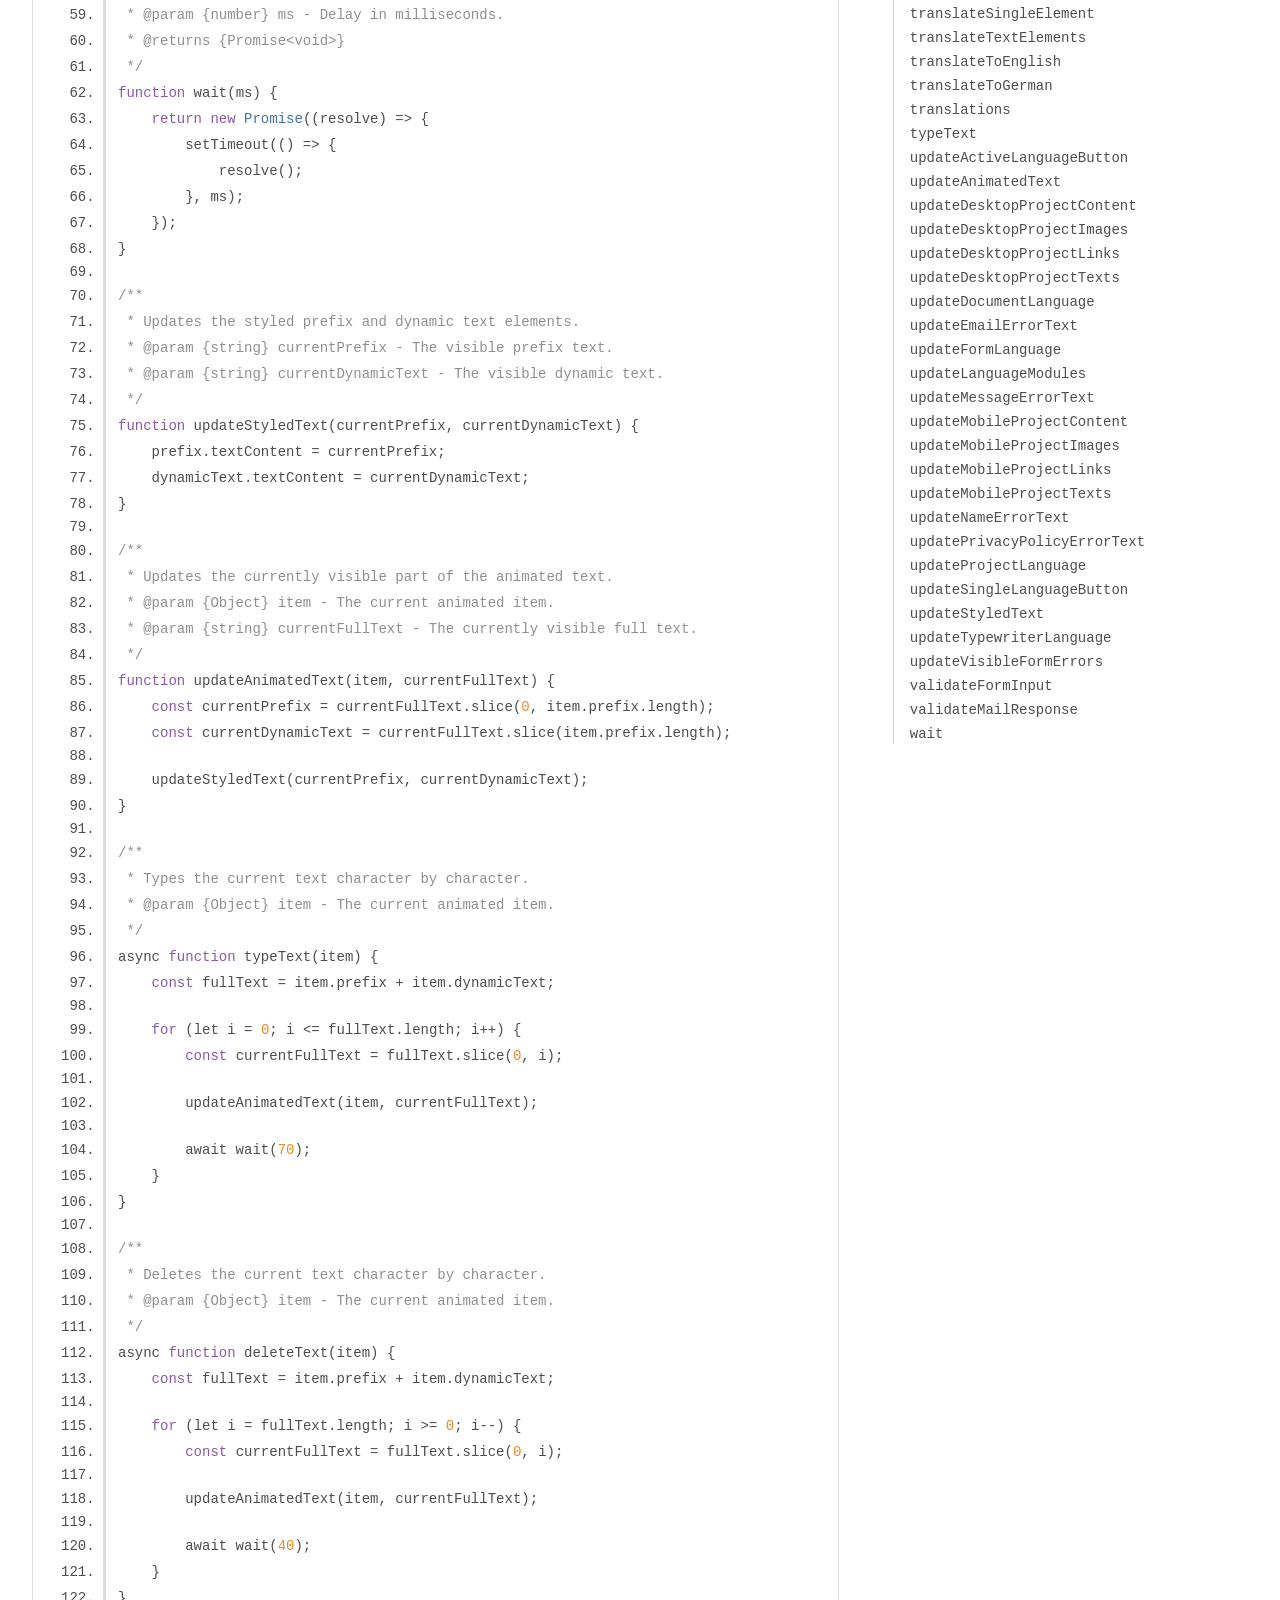
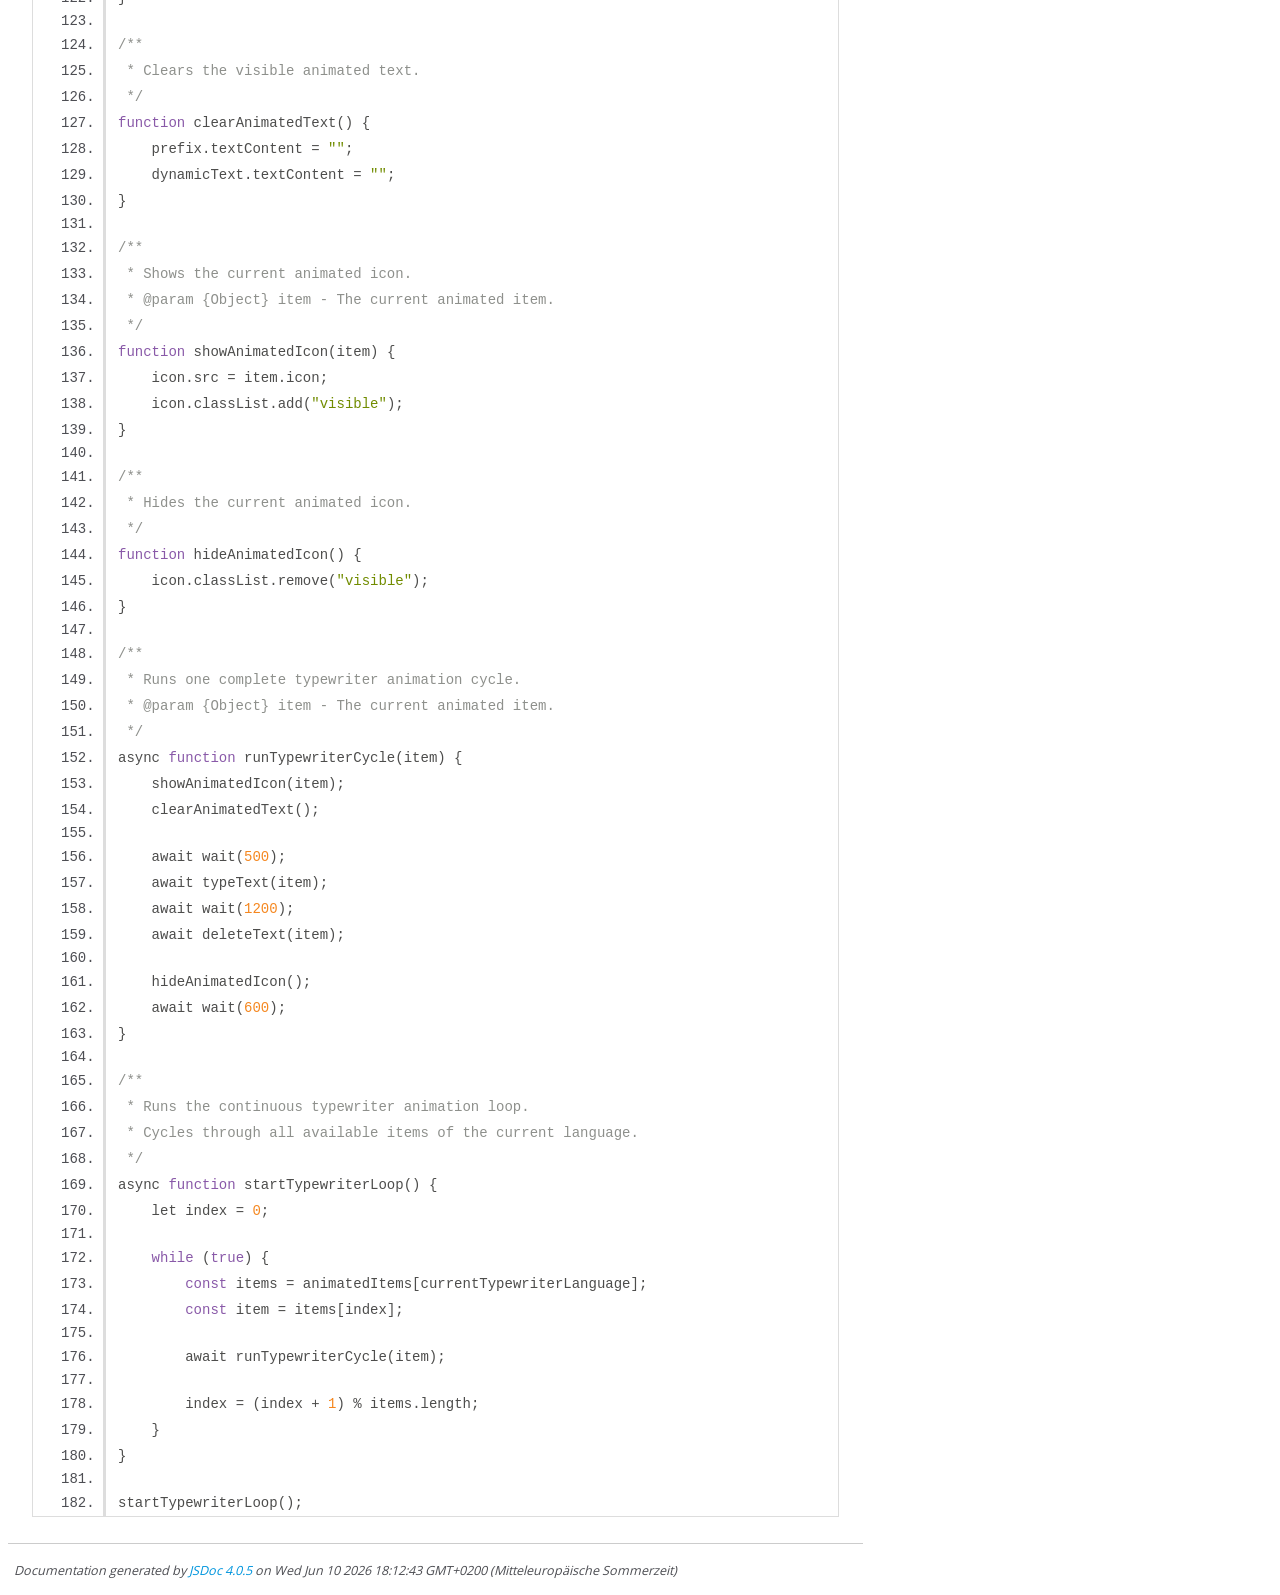
<file: out/why_me_section.js.html>
<!DOCTYPE html>
<html lang="en">
<head>
    <meta charset="utf-8">
    <title>JSDoc: Source: why_me_section.js</title>

    <script src="scripts/prettify/prettify.js"> </script>
    <script src="scripts/prettify/lang-css.js"> </script>
    <!--[if lt IE 9]>
      <script src="//html5shiv.googlecode.com/svn/trunk/html5.js"></script>
    <![endif]-->
    <link type="text/css" rel="stylesheet" href="styles/prettify-tomorrow.css">
    <link type="text/css" rel="stylesheet" href="styles/jsdoc-default.css">
</head>

<body>

<div id="main">

    <h1 class="page-title">Source: why_me_section.js</h1>

    



    
    <section>
        <article>
            <pre class="prettyprint source linenums"><code>let currentTypewriterLanguage = "de";

const animatedItems = {
    de: [
        {
            icon: "./assets/icons/why_me_section/located_in_icon.svg",
            prefix: "Ich bin",
            dynamicText: " in München zuhause..."
        },

        {
            icon: "./assets/icons/why_me_section/work_remote_icon.svg",
            prefix: "Ich bin",
            dynamicText: " offen für Remote-Arbeit..."
        },

        {
            icon: "./assets/icons/why_me_section/relocate_icon.svg",
            prefix: "Ich bin",
            dynamicText: " flexibel für neue Standorte..."
        }
    ],

    en: [
        {
            icon: "./assets/icons/why_me_section/located_in_icon.svg",
            prefix: "I am",
            dynamicText: " based in Munich..."
        },

        {
            icon: "./assets/icons/why_me_section/work_remote_icon.svg",
            prefix: "I am",
            dynamicText: " open to remote work..."
        },

        {
            icon: "./assets/icons/why_me_section/relocate_icon.svg",
            prefix: "I am",
            dynamicText: " flexible about relocating..."
        }
    ]
};

const icon = document.querySelector(".animated-info-icon");
const prefix = document.querySelector(".animated-info-prefix");
const dynamicText = document.querySelector(".animated-info-dynamic");

/**
 * Sets the currently active typewriter language.
 * @param {string} language - The selected language key.
 */
function setTypewriterLanguage(language) {
    currentTypewriterLanguage = language;
}

/**
 * Waits for a specified amount of milliseconds.
 * @param {number} ms - Delay in milliseconds.
 * @returns {Promise&lt;void>}
 */
function wait(ms) {
    return new Promise((resolve) => {
        setTimeout(() => {
            resolve();
        }, ms);
    });
}

/**
 * Updates the styled prefix and dynamic text elements.
 * @param {string} currentPrefix - The visible prefix text.
 * @param {string} currentDynamicText - The visible dynamic text.
 */
function updateStyledText(currentPrefix, currentDynamicText) {
    prefix.textContent = currentPrefix;
    dynamicText.textContent = currentDynamicText;
}

/**
 * Updates the currently visible part of the animated text.
 * @param {Object} item - The current animated item.
 * @param {string} currentFullText - The currently visible full text.
 */
function updateAnimatedText(item, currentFullText) {
    const currentPrefix = currentFullText.slice(0, item.prefix.length);
    const currentDynamicText = currentFullText.slice(item.prefix.length);

    updateStyledText(currentPrefix, currentDynamicText);
}

/**
 * Types the current text character by character.
 * @param {Object} item - The current animated item.
 */
async function typeText(item) {
    const fullText = item.prefix + item.dynamicText;

    for (let i = 0; i &lt;= fullText.length; i++) {
        const currentFullText = fullText.slice(0, i);

        updateAnimatedText(item, currentFullText);

        await wait(70);
    }
}

/**
 * Deletes the current text character by character.
 * @param {Object} item - The current animated item.
 */
async function deleteText(item) {
    const fullText = item.prefix + item.dynamicText;

    for (let i = fullText.length; i >= 0; i--) {
        const currentFullText = fullText.slice(0, i);

        updateAnimatedText(item, currentFullText);

        await wait(40);
    }
}

/**
 * Clears the visible animated text.
 */
function clearAnimatedText() {
    prefix.textContent = "";
    dynamicText.textContent = "";
}

/**
 * Shows the current animated icon.
 * @param {Object} item - The current animated item.
 */
function showAnimatedIcon(item) {
    icon.src = item.icon;
    icon.classList.add("visible");
}

/**
 * Hides the current animated icon.
 */
function hideAnimatedIcon() {
    icon.classList.remove("visible");
}

/**
 * Runs one complete typewriter animation cycle.
 * @param {Object} item - The current animated item.
 */
async function runTypewriterCycle(item) {
    showAnimatedIcon(item);
    clearAnimatedText();

    await wait(500);
    await typeText(item);
    await wait(1200);
    await deleteText(item);

    hideAnimatedIcon();
    await wait(600);
}

/**
 * Runs the continuous typewriter animation loop.
 * Cycles through all available items of the current language.
 */
async function startTypewriterLoop() {
    let index = 0;

    while (true) {
        const items = animatedItems[currentTypewriterLanguage];
        const item = items[index];

        await runTypewriterCycle(item);

        index = (index + 1) % items.length;
    }
}

startTypewriterLoop();</code></pre>
        </article>
    </section>




</div>

<nav>
    <h2><a href="index.html">Home</a></h2><h3>Global</h3><ul><li><a href="global.html#checkFormAndSend">checkFormAndSend</a></li><li><a href="global.html#checkIfMailIsFilledAndValid">checkIfMailIsFilledAndValid</a></li><li><a href="global.html#checkIfMessageIsFilledAndValid">checkIfMessageIsFilledAndValid</a></li><li><a href="global.html#checkIfNameIsFilledAndValid">checkIfNameIsFilledAndValid</a></li><li><a href="global.html#checkPrivacyPolicy">checkPrivacyPolicy</a></li><li><a href="global.html#clearAnimatedText">clearAnimatedText</a></li><li><a href="global.html#clearEmailError">clearEmailError</a></li><li><a href="global.html#clearFormFeedbackTimeouts">clearFormFeedbackTimeouts</a></li><li><a href="global.html#clearFormFields">clearFormFields</a></li><li><a href="global.html#clearMessageError">clearMessageError</a></li><li><a href="global.html#clearNameError">clearNameError</a></li><li><a href="global.html#deleteText">deleteText</a></li><li><a href="global.html#displayProjectContent">displayProjectContent</a></li><li><a href="global.html#evaluateFormInput">evaluateFormInput</a></li><li><a href="global.html#finishBurgerMenuAnimation">finishBurgerMenuAnimation</a></li><li><a href="global.html#focusForm">focusForm</a></li><li><a href="global.html#getBurgerMenuAnimationFrames">getBurgerMenuAnimationFrames</a></li><li><a href="global.html#getBurgerMenuElements">getBurgerMenuElements</a></li><li><a href="global.html#getFormTranslation">getFormTranslation</a></li><li><a href="global.html#getMailRequestBody">getMailRequestBody</a></li><li><a href="global.html#getMailRequestHeaders">getMailRequestHeaders</a></li><li><a href="global.html#getSavedLanguage">getSavedLanguage</a></li><li><a href="global.html#getSelectedProject">getSelectedProject</a></li><li><a href="global.html#handleSectionIntersection">handleSectionIntersection</a></li><li><a href="global.html#hideAnimatedIcon">hideAnimatedIcon</a></li><li><a href="global.html#hideFormFeedback">hideFormFeedback</a></li><li><a href="global.html#hidePrivacyPolicyError">hidePrivacyPolicyError</a></li><li><a href="global.html#isEmailValid">isEmailValid</a></li><li><a href="global.html#observeAnimatedSections">observeAnimatedSections</a></li><li><a href="global.html#observeSingleSection">observeSingleSection</a></li><li><a href="global.html#openBurgerMenu">openBurgerMenu</a></li><li><a href="global.html#postFormInput">postFormInput</a></li><li><a href="global.html#readFormInput">readFormInput</a></li><li><a href="global.html#renderEmailSubmitError">renderEmailSubmitError</a></li><li><a href="global.html#renderMessageSubmitError">renderMessageSubmitError</a></li><li><a href="global.html#renderNameSubmitError">renderNameSubmitError</a></li><li><a href="global.html#renderPrivacyPolicySubmitError">renderPrivacyPolicySubmitError</a></li><li><a href="global.html#renderSubmitErrors">renderSubmitErrors</a></li><li><a href="global.html#resetCheckIcons">resetCheckIcons</a></li><li><a href="global.html#resetCheckboxState">resetCheckboxState</a></li><li><a href="global.html#resetFormAfterSend">resetFormAfterSend</a></li><li><a href="global.html#runTypewriterCycle">runTypewriterCycle</a></li><li><a href="global.html#saveSelectedLanguage">saveSelectedLanguage</a></li><li><a href="global.html#sendValidForm">sendValidForm</a></li><li><a href="global.html#setActiveProjectNavItem">setActiveProjectNavItem</a></li><li><a href="global.html#setFormLanguage">setFormLanguage</a></li><li><a href="global.html#setProjectLanguage">setProjectLanguage</a></li><li><a href="global.html#setSendButtonState">setSendButtonState</a></li><li><a href="global.html#setTypewriterLanguage">setTypewriterLanguage</a></li><li><a href="global.html#setVisibleEmailErrorText">setVisibleEmailErrorText</a></li><li><a href="global.html#showAnimatedIcon">showAnimatedIcon</a></li><li><a href="global.html#showBurgerMenuFrame">showBurgerMenuFrame</a></li><li><a href="global.html#showEmailError">showEmailError</a></li><li><a href="global.html#showFormFeedback">showFormFeedback</a></li><li><a href="global.html#showMessageError">showMessageError</a></li><li><a href="global.html#showNameError">showNameError</a></li><li><a href="global.html#showPrivacyPolicyError">showPrivacyPolicyError</a></li><li><a href="global.html#startBurgerMenuAnimation">startBurgerMenuAnimation</a></li><li><a href="global.html#startTypewriterLoop">startTypewriterLoop</a></li><li><a href="global.html#toggleMobileMenuOverlay">toggleMobileMenuOverlay</a></li><li><a href="global.html#translatePage">translatePage</a></li><li><a href="global.html#translateSingleElement">translateSingleElement</a></li><li><a href="global.html#translateTextElements">translateTextElements</a></li><li><a href="global.html#translateToEnglish">translateToEnglish</a></li><li><a href="global.html#translateToGerman">translateToGerman</a></li><li><a href="global.html#translations">translations</a></li><li><a href="global.html#typeText">typeText</a></li><li><a href="global.html#updateActiveLanguageButton">updateActiveLanguageButton</a></li><li><a href="global.html#updateAnimatedText">updateAnimatedText</a></li><li><a href="global.html#updateDesktopProjectContent">updateDesktopProjectContent</a></li><li><a href="global.html#updateDesktopProjectImages">updateDesktopProjectImages</a></li><li><a href="global.html#updateDesktopProjectLinks">updateDesktopProjectLinks</a></li><li><a href="global.html#updateDesktopProjectTexts">updateDesktopProjectTexts</a></li><li><a href="global.html#updateDocumentLanguage">updateDocumentLanguage</a></li><li><a href="global.html#updateEmailErrorText">updateEmailErrorText</a></li><li><a href="global.html#updateFormLanguage">updateFormLanguage</a></li><li><a href="global.html#updateLanguageModules">updateLanguageModules</a></li><li><a href="global.html#updateMessageErrorText">updateMessageErrorText</a></li><li><a href="global.html#updateMobileProjectContent">updateMobileProjectContent</a></li><li><a href="global.html#updateMobileProjectImages">updateMobileProjectImages</a></li><li><a href="global.html#updateMobileProjectLinks">updateMobileProjectLinks</a></li><li><a href="global.html#updateMobileProjectTexts">updateMobileProjectTexts</a></li><li><a href="global.html#updateNameErrorText">updateNameErrorText</a></li><li><a href="global.html#updatePrivacyPolicyErrorText">updatePrivacyPolicyErrorText</a></li><li><a href="global.html#updateProjectLanguage">updateProjectLanguage</a></li><li><a href="global.html#updateSingleLanguageButton">updateSingleLanguageButton</a></li><li><a href="global.html#updateStyledText">updateStyledText</a></li><li><a href="global.html#updateTypewriterLanguage">updateTypewriterLanguage</a></li><li><a href="global.html#updateVisibleFormErrors">updateVisibleFormErrors</a></li><li><a href="global.html#validateFormInput">validateFormInput</a></li><li><a href="global.html#validateMailResponse">validateMailResponse</a></li><li><a href="global.html#wait">wait</a></li></ul>
</nav>

<br class="clear">

<footer>
    Documentation generated by <a href="https://github.com/jsdoc/jsdoc">JSDoc 4.0.5</a> on Wed Jun 10 2026 18:12:43 GMT+0200 (Mitteleuropäische Sommerzeit)
</footer>

<script> prettyPrint(); </script>
<script src="scripts/linenumber.js"> </script>
</body>
</html>
</file>
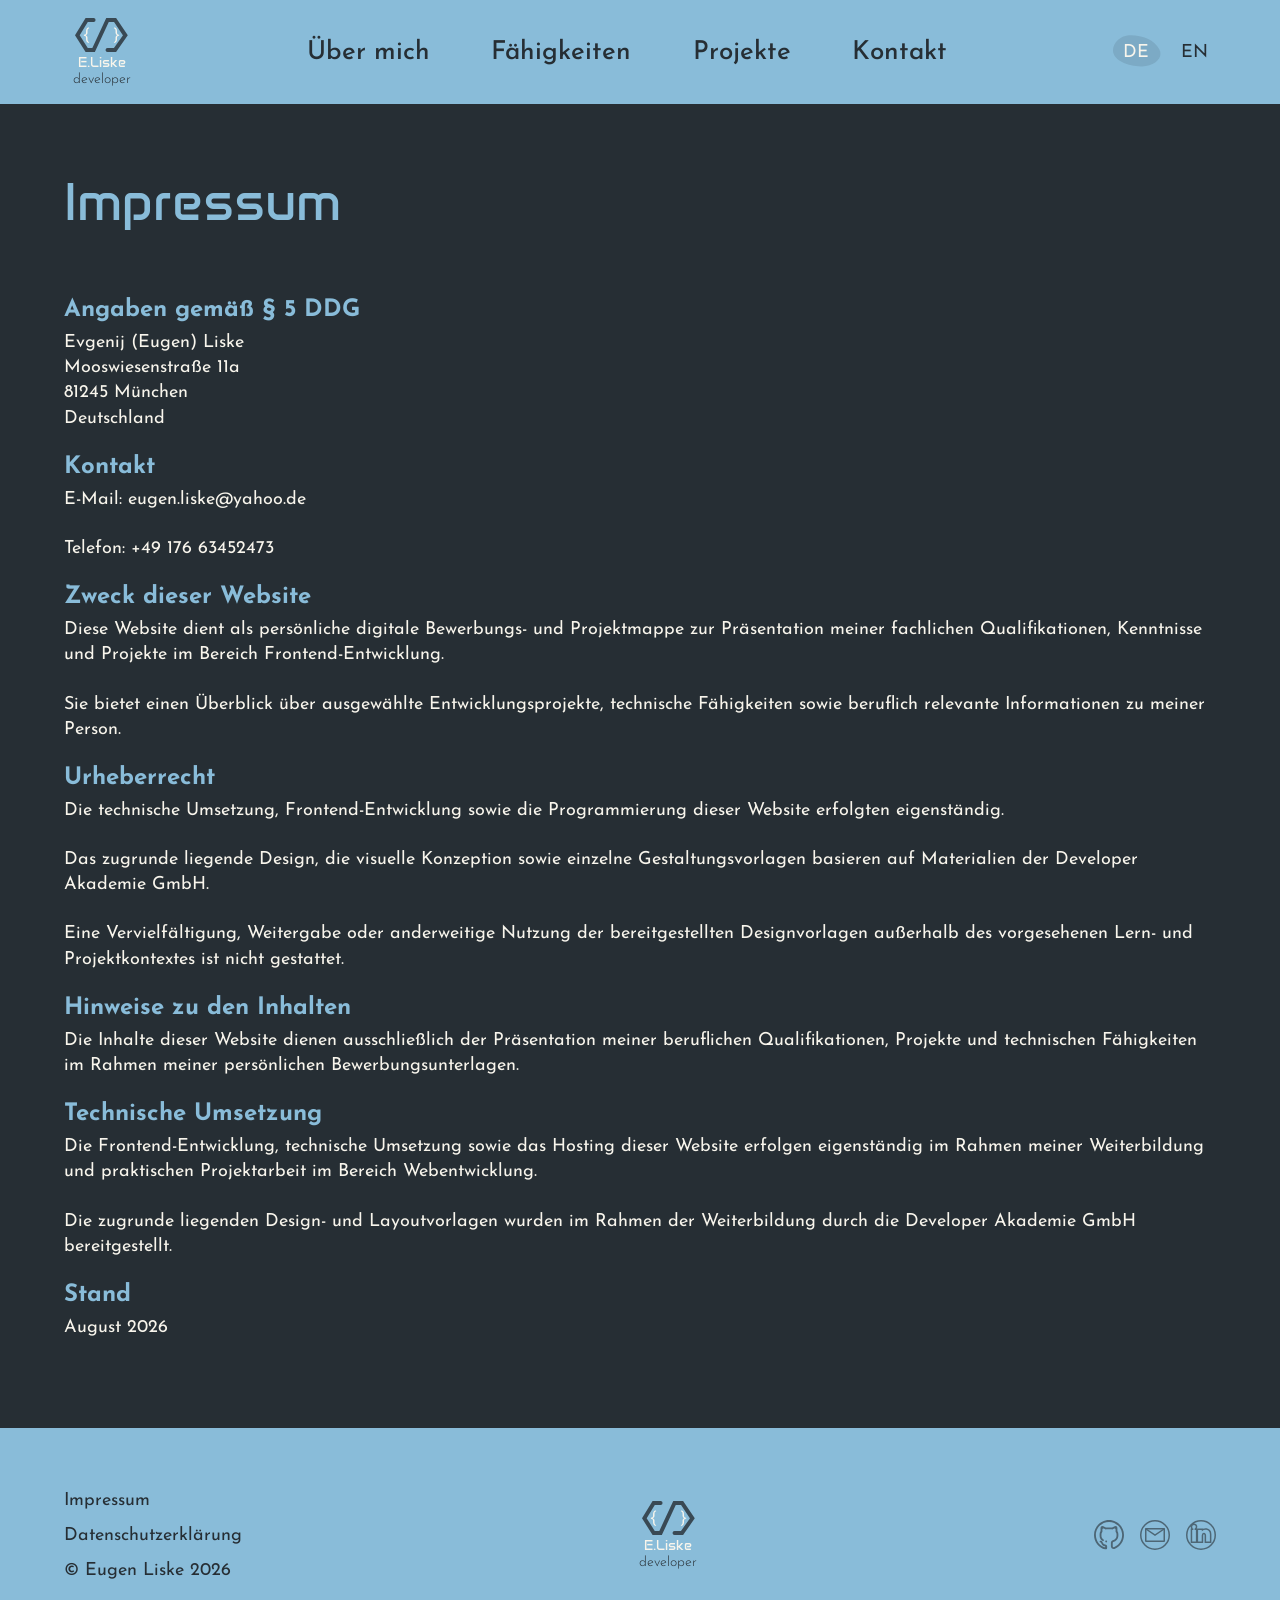
<file: pages/legal_notice.html>
<!doctype html>
<html lang="de">
  <head>
    <meta charset="UTF-8" />
    <meta name="viewport" content="width=device-width, initial-scale=1.0" />
    <title data-i18n="pageTitleLegalNotice">Portfolio - Impressum</title>
    <link
      rel="icon"
      type="image/svg+xml"
      href="../assets/icons/hero_section/portfolio_logo_default.svg"
    />

    <link rel="stylesheet" href="../styles/legal_notice.css" />
    <link rel="stylesheet" href="../styles/standard.css" />
    <link rel="stylesheet" href="../styles/fonts.css" />
    <link rel="stylesheet" href="../styles/variables.css" />
    <link rel="stylesheet" href="../style.css" />
    <link rel="stylesheet" href="../styles/hero_section.css" />
    <link rel="stylesheet" href="../styles/footer.css" />
    <link rel="stylesheet" href="../styles/why_me_section.css" />
    <link rel="stylesheet" href="../styles/my_skills_section.css" />
    <link rel="stylesheet" href="../styles/my_projects_section.css" />
    <link rel="stylesheet" href="../styles/reference_section.css" />
    <link rel="stylesheet" href="../styles/contact_section.css" />
    <link rel="stylesheet" href="../styles/responsiveness.css" />
  </head>
  <body>
    <div class="imprint-header-wrapper">
      <header class="hero-section-sticky-header">
        <a href="../index.html" class="hero-main-logo">
          <img
            src="../assets/icons/hero_section/portfolio_logo_dark.svg"
            alt="portfolio_logo_dark"
          />

          <span class="nav-logo-name">E.Liske</span>
          <span class="nav-logo-title">developer</span>
        </a>

        <nav class="nav-link-wrapper">
          <a href="../index.html" class="nav-link" data-i18n="navAbout"
            >Über mich</a
          >
          <a
            href="../index.html#my-skills-section-ID"
            class="nav-link"
            data-i18n="navSkills"
            >Fähigkeiten</a
          >
          <a
            href="../index.html#my-projects-section-ID"
            class="nav-link"
            data-i18n="navProjects"
            >Projekte</a
          >
          <a
            href="../index.html#contact-section-ID"
            class="nav-link"
            data-i18n="navContact"
            >Kontakt</a
          >
        </nav>

        <div class="nav-translate-function">
          <button
            id="translate-german-button"
            type="button"
            class="translate-button active-language"
            data-language="de"
            onclick="translateToGerman()"
          >
            DE
          </button>

          <button
            id="translate-english-button"
            type="button"
            class="translate-button"
            data-language="en"
            onclick="translateToEnglish()"
          >
            EN
          </button>
        </div>
      </header>
    </div>

    <section class="legal-mobile-header">
      <div class="mobile-hero-section-upper-part">
        <a href="../index.html" class="mobile-hero-main-logo">
          <div class="logo-wrapper">
            <img
              class="portfolio-logo-default"
              src="../assets/icons/hero_section/portfolio_logo_default_1.svg"
              alt="portfolio_logo_default"
            />
          </div>

          <span class="logo-name">E.Liske</span>
          <span class="logo-title">developer</span>
        </a>

        <button
          class="burger-menu"
          type="button"
          aria-label="Open navigation menu"
          onclick="openBurgerMenu()"
        >
          <img
            class="burger-menu-icon"
            src="../assets/mobile/burger_menu_default.svg"
            alt=""
          />
        </button>
      </div>

      <nav class="mobile-menu-overlay legal-mobile-menu-overlay">
        <div class="mobile-menu-content">
          <a
            href="../index.html#why-me-section-ID"
            class="mobile-menu-link"
            data-i18n="navAbout"
            onclick="openBurgerMenu()"
          >
            Why me
          </a>

          <a
            href="../index.html#my-skills-section-ID"
            class="mobile-menu-link"
            data-i18n="navSkills"
            onclick="openBurgerMenu()"
          >
            Skills
          </a>

          <a
            href="../index.html#my-projects-section-ID"
            class="mobile-menu-link"
            data-i18n="navProjects"
            onclick="openBurgerMenu()"
          >
            Projects
          </a>

          <a
            href="../index.html#contact-section-ID"
            class="mobile-menu-link"
            data-i18n="navContact"
            onclick="openBurgerMenu()"
          >
            Contact
          </a>

          <div class="mobile-menu-language-wrapper">
            <button
              type="button"
              class="mobile-menu-language-button active-language"
              data-language="de"
              onclick="translateToGerman()"
            >
              DE
            </button>

            <button
              type="button"
              class="mobile-menu-language-button"
              data-language="en"
              onclick="translateToEnglish()"
            >
              EN
            </button>
          </div>
        </div>
      </nav>
    </section>

    <main>
      <div class="imprint-content">
        <button
          class="back-to-previous-page-button"
          type="button"
          onclick="history.back()"
        >
          <img
            src="../assets/mobile/back_to_previous_page_arrow.svg"
            alt="back_to_previous_page"
          />
        </button>

        <h1 id="imprint-headline" data-i18n="imprintHeadline">Impressum</h1>

        <section class="imprint-section">
          <h2 data-i18n="imprintLegalInformationHeadline">
            Angaben gemäß § 5 TMG
          </h2>

          <p>
            <span data-i18n="imprintName"> Evgenij (Eugen) Liske </span><br />

            <span data-i18n="imprintStreet"> Mooswiesenstraße 11a </span><br />

            <span data-i18n="imprintCity"> 81245 München </span><br />

            <span data-i18n="imprintCountry"> Deutschland </span>
          </p>
        </section>

        <section class="imprint-section">
          <h2 data-i18n="imprintContactHeadline">Kontakt</h2>

          <p>
            <span data-i18n="imprintEmailLabel"> E-Mail: </span>

            <span> eugen.liske@yahoo.de </span>
          </p>

          <p>
            <span data-i18n="imprintPhoneLabel"> Telefon: </span>

            <span> +49 176 63452473 </span>
          </p>
        </section>

        <section class="imprint-section">
          <h2 data-i18n="imprintPurposeHeadline">Zweck dieser Website</h2>

          <p data-i18n="imprintPurposeTextOne">
            Diese Website dient als persönliche digitale Bewerbungs- und
            Projektmappe zur Präsentation meiner fachlichen Qualifikationen,
            Kenntnisse und Projekte im Bereich Frontend-Entwicklung.
          </p>

          <p data-i18n="imprintPurposeTextTwo">
            Sie bietet einen Überblick über ausgewählte Entwicklungsprojekte,
            technische Fähigkeiten sowie beruflich relevante Informationen zu
            meiner Person.
          </p>
        </section>

        <section class="imprint-section">
          <h2 data-i18n="imprintCopyrightHeadline">Urheberrecht</h2>

          <p data-i18n="imprintCopyrightTextOne">
            Die technische Umsetzung, Frontend-Entwicklung sowie die
            Programmierung dieser Website erfolgten eigenständig.
          </p>

          <p data-i18n="imprintCopyrightTextTwo">
            Das zugrunde liegende Design, die visuelle Konzeption sowie einzelne
            Gestaltungsvorlagen basieren auf Materialien der Developer Akademie
            GmbH.
          </p>

          <p data-i18n="imprintCopyrightTextThree">
            Eine Vervielfältigung, Weitergabe oder anderweitige Nutzung der
            bereitgestellten Designvorlagen außerhalb des vorgesehenen Lern- und
            Projektkontextes ist nicht gestattet.
          </p>
        </section>

        <section class="imprint-section">
          <h2 data-i18n="imprintContentHeadline">Hinweise zu den Inhalten</h2>

          <p data-i18n="imprintContentText">
            Die Inhalte dieser Website dienen ausschließlich der Präsentation
            meiner beruflichen Qualifikationen, Projekte und technischen
            Fähigkeiten im Rahmen meiner persönlichen Bewerbungsunterlagen.
          </p>
        </section>

        <section class="imprint-section">
          <h2 data-i18n="imprintTechnicalHeadline">Technische Umsetzung</h2>

          <p data-i18n="imprintTechnicalText">
            Die Frontend-Entwicklung, technische Umsetzung sowie das Hosting
            dieser Website erfolgen eigenständig im Rahmen meiner Weiterbildung
            und praktischen Projektarbeit im Bereich Webentwicklung.
          </p>

          <p data-i18n="imprintTechnicalTextTwo">
            Die zugrunde liegenden Design- und Layoutvorlagen wurden im Rahmen
            der Weiterbildung durch die Developer Akademie GmbH bereitgestellt.
          </p>
        </section>

        <section class="imprint-section">
          <h2 data-i18n="imprintStatusHeadline">Stand</h2>

          <p data-i18n="imprintStatusText">August 2026</p>
        </section>
      </div>
    </main>
    <footer>
      <div class="footer-content">
        <div class="legal-notice-and-name-wrapper">
          <a href="./legal_notice.html" data-i18n="footerLegalNotice"
            >Impressum</a
          >
          <a href="./privacy_policy.html" data-i18n="footerPrivacyPolicy"
            >Datenschutzerklärung</a
          >
          <span>© Eugen Liske 2026</span>
        </div>

        <div class="footer-logo-wrapper">
          <img
            src="../assets/icons/hero_section/portfolio_logo_dark.svg"
            alt="portfolio_logo_dark"
          />

          <span class="footer-logo-name">E.Liske</span>
          <span class="footer-logo-title">developer</span>
        </div>

        <div class="footer-social-media-links-wrapper">
          <a
            href="https://github.com/EugenLiske"
            target="_blank"
            class="footer-social-media-icon-wrapper"
          >
            <img
              class="footer-social-media-icon-default"
              src="../assets/icons/footer/footer_github_icon_default.svg"
              alt="footer_github_icon_default"
            />
            <img
              class="footer-social-media-icon-hover"
              src="../assets/icons/footer/footer_github_icon_hover.svg"
              alt="footer_github_icon_hover"
            />
          </a>

          <a
            href="mailto:eugen.liske@yahoo.de"
            class="footer-social-media-icon-wrapper"
          >
            <img
              class="footer-social-media-icon-default"
              src="../assets/icons/footer/footer_email_icon_default.svg"
              alt="footer_email_icon_default"
            />
            <img
              class="footer-social-media-icon-hover"
              src="../assets/icons/footer/footer_email_icon_hover.svg"
              alt="footer_email_icon_hover"
            />
          </a>

          <a
            href="https://www.linkedin.com/in/eugen-liske-14949a11a/"
            target="_blank"
            class="footer-social-media-icon-wrapper"
          >
            <img
              class="footer-social-media-icon-default"
              src="../assets/icons/footer/footer_linkedin_icon_default.svg"
              alt="footer_linkedin_icon_default"
            />
            <img
              class="footer-social-media-icon-hover"
              src="../assets/icons/footer/footer_linkedin_icon_hover.svg"
              alt="footer_linkedin_icon_hover"
            />
          </a>
        </div>
      </div>

      <div class="mobile-footer-content">
        <div class="mobile-footer-logo-wrapper">
          <img
            src="../assets/icons/hero_section/portfolio_logo_dark.svg"
            alt="portfolio_logo_dark"
          />

          <span class="footer-logo-name">E.Liske</span>
          <span class="footer-logo-title">developer</span>
        </div>

        <div class="mobile-footer-social-media-links-wrapper">
          <a
            href="https://github.com/EugenLiske"
            target="_blank"
            class="mobile-footer-social-media-icon-wrapper"
          >
            <img
              class="mobile-footer-social-media-icon-default"
              src="../assets/mobile/mobile_footer_github_icon_default.svg"
              alt="github_icon_default"
            />

            <img
              class="mobile-footer-social-media-icon-active"
              src="../assets/mobile/mobile_footer_github_icon_active.svg"
              alt="github_icon_active"
            />
          </a>

          <a
            href="mailto:eugen.liske@yahoo.de"
            class="mobile-footer-social-media-icon-wrapper"
          >
            <img
              class="mobile-footer-social-media-icon-default"
              src="../assets/mobile/mobile_footer_email_icon_default.svg"
              alt="email_icon_default"
            />

            <img
              class="mobile-footer-social-media-icon-active"
              src="../assets/mobile/mobile_footer_email_icon_active.svg"
              alt="email_icon_active"
            />
          </a>

          <a
            href="https://www.linkedin.com/in/eugen-liske-14949a11a/"
            target="_blank"
            class="mobile-footer-social-media-icon-wrapper"
          >
            <img
              class="mobile-footer-social-media-icon-default"
              src="../assets/mobile/mobile_footer_linkedin_icon_default.svg"
              alt="linkedin_icon_default"
            />

            <img
              class="mobile-footer-social-media-icon-active"
              src="../assets/mobile/mobile_footer_linkedin_icon_active.svg"
              alt="linkedin_icon_active"
            />
          </a>
        </div>

        <div class="mobile-footer-legal-wrapper">
          <a href="./legal_notice.html" data-i18n="footerLegalNotice">
            Impressum
          </a>

          <a href="./privacy_policy.html" data-i18n="footerPrivacyPolicy">
            Datenschutzerklärung
          </a>

          <span>© Eugen Liske 2026</span>
        </div>
      </div>
    </footer>
    <script src="../scripts/translation_text_object.js"></script>
    <script src="../scripts/translate.js"></script>
    <script src="../scripts/responsiveness.js"></script>
  </body>
</html>
</file>
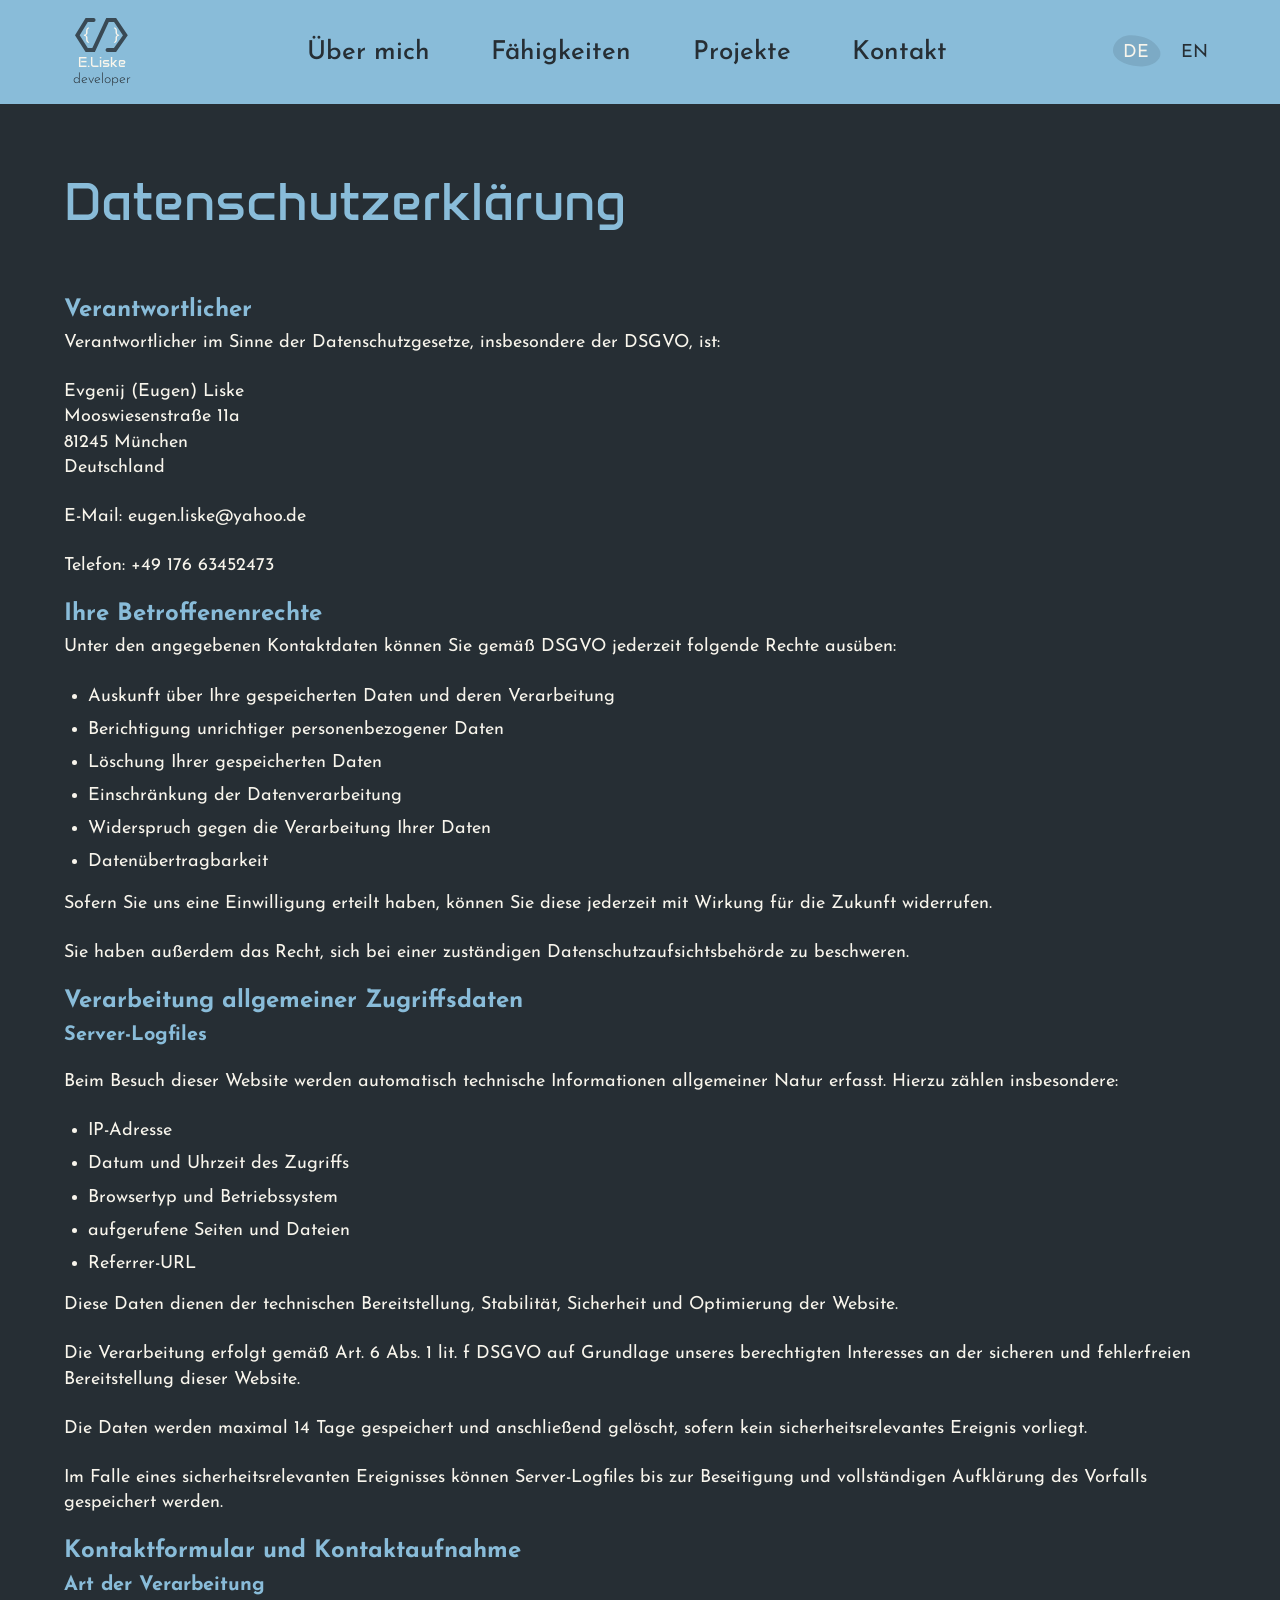
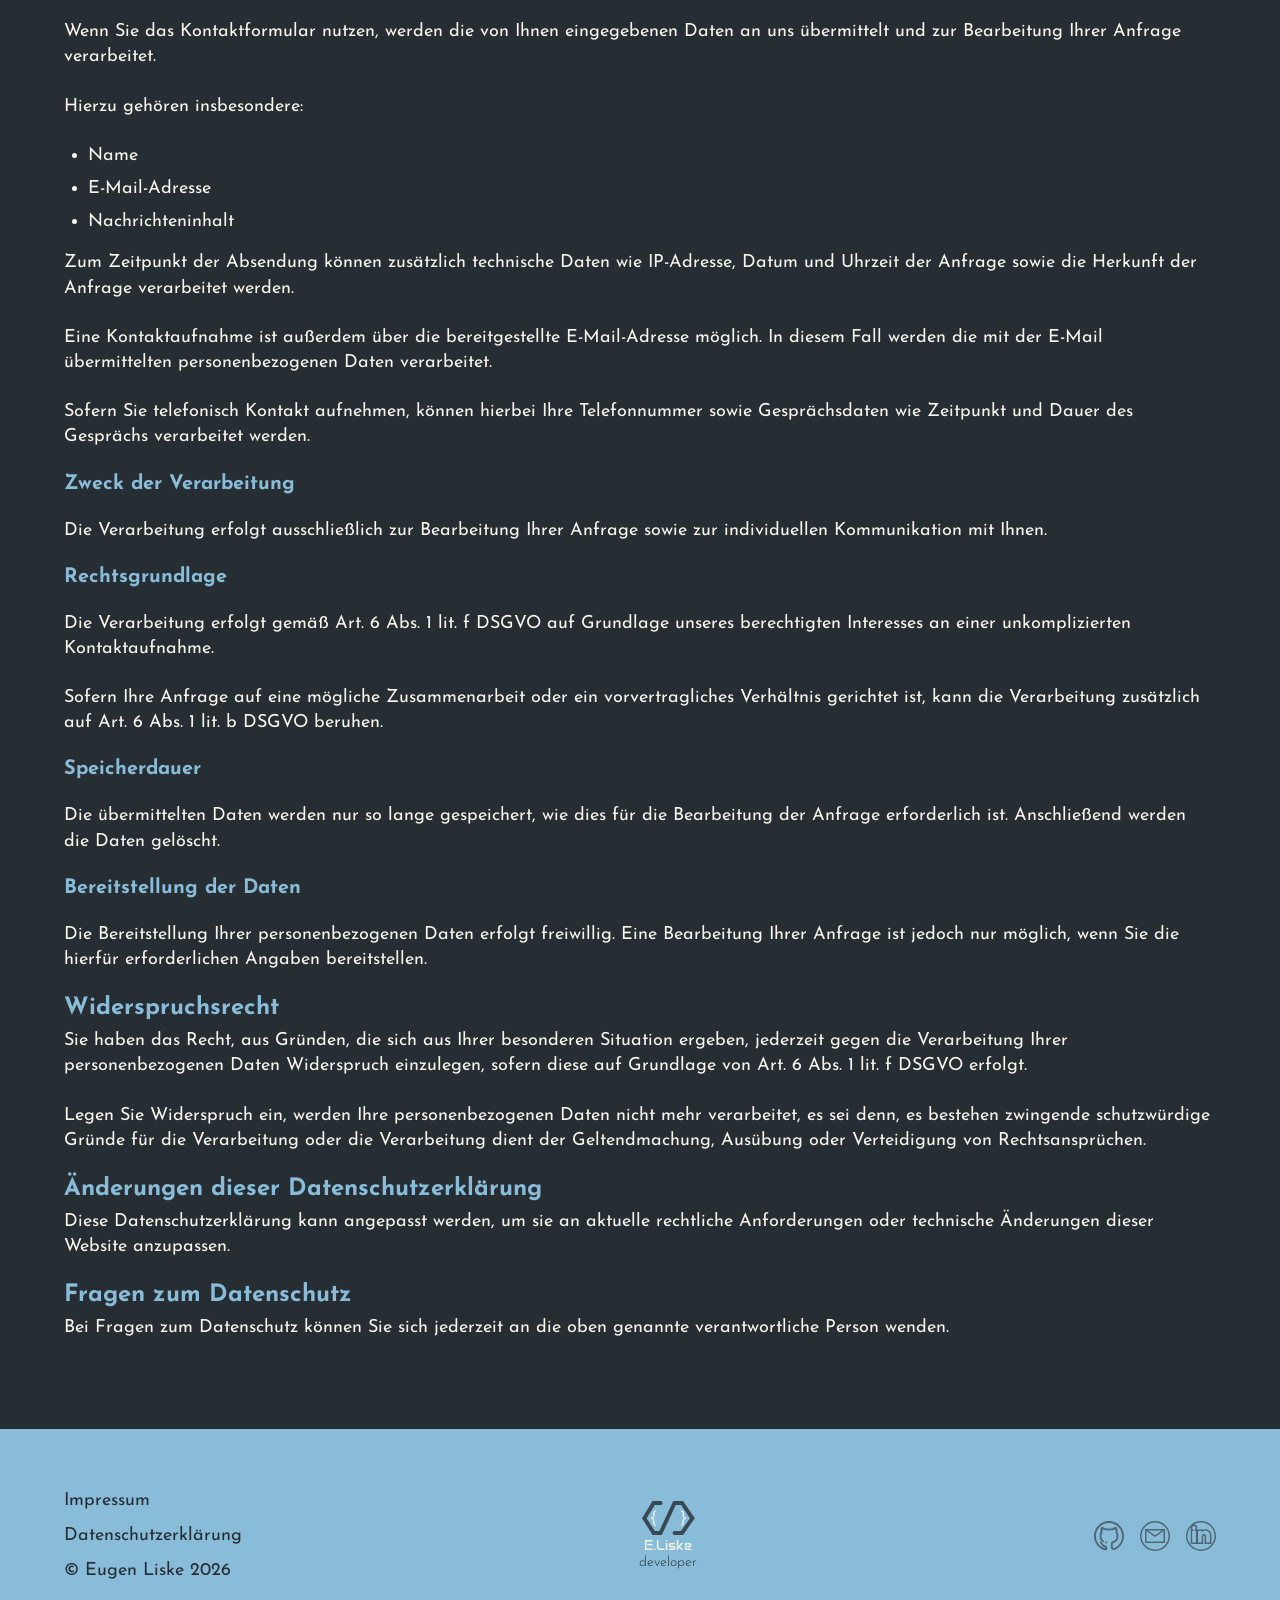
<file: pages/privacy_policy.html>
<!doctype html>
<html lang="de">
  <head>
    <meta charset="UTF-8" />
    <meta name="viewport" content="width=device-width, initial-scale=1.0" />
    <title data-i18n="pageTitlePrivacyPolicy">Portfolio - Datenschutz</title>
    <link
      rel="icon"
      type="image/svg+xml"
      href="../assets/icons/hero_section/portfolio_logo_default.svg"
    />

    <link rel="stylesheet" href="../styles/privacy_policy.css" />
    <link rel="stylesheet" href="../styles/standard.css" />
    <link rel="stylesheet" href="../styles/fonts.css" />
    <link rel="stylesheet" href="../styles/variables.css" />
    <link rel="stylesheet" href="../style.css" />
    <link rel="stylesheet" href="../styles/hero_section.css" />
    <link rel="stylesheet" href="../styles/footer.css" />
    <link rel="stylesheet" href="../styles/why_me_section.css" />
    <link rel="stylesheet" href="../styles/my_skills_section.css" />
    <link rel="stylesheet" href="../styles/my_projects_section.css" />
    <link rel="stylesheet" href="../styles/reference_section.css" />
    <link rel="stylesheet" href="../styles/contact_section.css" />
    <link rel="stylesheet" href="../styles/responsiveness.css" />
  </head>
  <body>
    <div class="privacy-policy-header-wrapper">
      <header class="hero-section-sticky-header">
        <a href="../index.html" class="hero-main-logo">
          <img
            src="../assets/icons/hero_section/portfolio_logo_dark.svg"
            alt="portfolio_logo_dark"
          />

          <span class="nav-logo-name">E.Liske</span>
          <span class="nav-logo-title">developer</span>
        </a>

        <nav class="nav-link-wrapper">
          <a href="../index.html" class="nav-link" data-i18n="navAbout"
            >Über mich</a
          >
          <a
            href="../index.html#my-skills-section-ID"
            class="nav-link"
            data-i18n="navSkills"
            >Fähigkeiten</a
          >
          <a
            href="../index.html#my-projects-section-ID"
            class="nav-link"
            data-i18n="navProjects"
            >Projekte</a
          >
          <a
            href="../index.html#contact-section-ID"
            class="nav-link"
            data-i18n="navContact"
            >Kontakt</a
          >
        </nav>

        <div class="nav-translate-function">
          <button
            id="translate-german-button"
            type="button"
            class="translate-button active-language"
            data-language="de"
            onclick="translateToGerman()"
          >
            DE
          </button>

          <button
            id="translate-english-button"
            type="button"
            class="translate-button"
            data-language="en"
            onclick="translateToEnglish()"
          >
            EN
          </button>
        </div>
      </header>
    </div>

    <section class="legal-mobile-header">
      <div class="mobile-hero-section-upper-part">
        <a href="../index.html" class="mobile-hero-main-logo">
          <div class="logo-wrapper">
            <img
              class="portfolio-logo-default"
              src="../assets/icons/hero_section/portfolio_logo_default_1.svg"
              alt="portfolio_logo_default"
            />
          </div>

          <span class="logo-name">E.Liske</span>
          <span class="logo-title">developer</span>
        </a>

        <button
          class="burger-menu"
          type="button"
          aria-label="Open navigation menu"
          onclick="openBurgerMenu()"
        >
          <img
            class="burger-menu-icon"
            src="../assets/mobile/burger_menu_default.svg"
            alt=""
          />
        </button>
      </div>

      <nav class="mobile-menu-overlay legal-mobile-menu-overlay">
        <div class="mobile-menu-content">
          <a
            href="../index.html#why-me-section-ID"
            class="mobile-menu-link"
            data-i18n="navAbout"
            onclick="openBurgerMenu()"
          >
            Why me
          </a>

          <a
            href="../index.html#my-skills-section-ID"
            class="mobile-menu-link"
            data-i18n="navSkills"
            onclick="openBurgerMenu()"
          >
            Skills
          </a>

          <a
            href="../index.html#my-projects-section-ID"
            class="mobile-menu-link"
            data-i18n="navProjects"
            onclick="openBurgerMenu()"
          >
            Projects
          </a>

          <a
            href="../index.html#contact-section-ID"
            class="mobile-menu-link"
            data-i18n="navContact"
            onclick="openBurgerMenu()"
          >
            Contact
          </a>

          <div class="mobile-menu-language-wrapper">
            <button
              type="button"
              class="mobile-menu-language-button active-language"
              data-language="de"
              onclick="translateToGerman()"
            >
              DE
            </button>

            <button
              type="button"
              class="mobile-menu-language-button"
              data-language="en"
              onclick="translateToEnglish()"
            >
              EN
            </button>
          </div>
        </div>
      </nav>
    </section>

    <main>
      <div class="privacy-policy-content">
        <button
          class="back-to-previous-page-button"
          type="button"
          onclick="history.back()"
        >
          <img
            src="../assets/mobile/back_to_previous_page_arrow.svg"
            alt="back_to_previous_page"
          />
        </button>

        <h1 data-i18n="privacyPolicyHeadline">Datenschutzerklärung</h1>

        <section class="privacy-policy-section">
          <h2 data-i18n="privacyPolicyControllerHeadline">Verantwortlicher</h2>

          <p data-i18n="privacyPolicyControllerIntro">
            Verantwortlicher im Sinne der Datenschutzgesetze, insbesondere der
            DSGVO, ist:
          </p>

          <p>
            Evgenij (Eugen) Liske<br />
            Mooswiesenstraße 11a<br />
            81245 München<br />
            Deutschland
          </p>

          <p>
            <span data-i18n="privacyPolicyEmailLabel">E-Mail:</span>
            <span>eugen.liske@yahoo.de</span>
          </p>

          <p>
            <span data-i18n="privacyPolicyPhoneLabel">Telefon:</span>
            <span>+49 176 63452473</span>
          </p>
        </section>

        <section class="privacy-policy-section">
          <h2 data-i18n="privacyPolicyRightsHeadline">
            Ihre Betroffenenrechte
          </h2>

          <p data-i18n="privacyPolicyRightsIntro">
            Unter den angegebenen Kontaktdaten können Sie gemäß DSGVO jederzeit
            folgende Rechte ausüben:
          </p>

          <ul>
            <li data-i18n="privacyPolicyRightAccess">
              Auskunft über Ihre gespeicherten Daten und deren Verarbeitung
            </li>
            <li data-i18n="privacyPolicyRightCorrection">
              Berichtigung unrichtiger personenbezogener Daten
            </li>
            <li data-i18n="privacyPolicyRightDeletion">
              Löschung Ihrer gespeicherten Daten
            </li>
            <li data-i18n="privacyPolicyRightRestriction">
              Einschränkung der Datenverarbeitung
            </li>
            <li data-i18n="privacyPolicyRightObjection">
              Widerspruch gegen die Verarbeitung Ihrer Daten
            </li>
            <li data-i18n="privacyPolicyRightPortability">
              Datenübertragbarkeit
            </li>
          </ul>

          <p data-i18n="privacyPolicyWithdrawalText">
            Sofern Sie uns eine Einwilligung erteilt haben, können Sie diese
            jederzeit mit Wirkung für die Zukunft widerrufen.
          </p>

          <p data-i18n="privacyPolicyComplaintText">
            Sie haben außerdem das Recht, sich bei einer zuständigen
            Datenschutzaufsichtsbehörde zu beschweren.
          </p>
        </section>

        <section class="privacy-policy-section">
          <h2 data-i18n="privacyPolicyAccessDataHeadline">
            Verarbeitung allgemeiner Zugriffsdaten
          </h2>

          <h3 data-i18n="privacyPolicyServerLogsHeadline">Server-Logfiles</h3>

          <p data-i18n="privacyPolicyServerLogsIntro">
            Beim Besuch dieser Website werden automatisch technische
            Informationen allgemeiner Natur erfasst. Hierzu zählen insbesondere:
          </p>

          <ul>
            <li data-i18n="privacyPolicyLogIp">IP-Adresse</li>
            <li data-i18n="privacyPolicyLogDateTime">
              Datum und Uhrzeit des Zugriffs
            </li>
            <li data-i18n="privacyPolicyLogBrowser">
              Browsertyp und Betriebssystem
            </li>
            <li data-i18n="privacyPolicyLogFiles">
              aufgerufene Seiten und Dateien
            </li>
            <li data-i18n="privacyPolicyLogReferrer">Referrer-URL</li>
          </ul>

          <p data-i18n="privacyPolicyServerLogsPurpose">
            Diese Daten dienen der technischen Bereitstellung, Stabilität,
            Sicherheit und Optimierung der Website.
          </p>

          <p data-i18n="privacyPolicyServerLogsLegalBasis">
            Die Verarbeitung erfolgt gemäß Art. 6 Abs. 1 lit. f DSGVO auf
            Grundlage unseres berechtigten Interesses an der sicheren und
            fehlerfreien Bereitstellung dieser Website.
          </p>

          <p data-i18n="privacyPolicyServerLogsStorage">
            Die Daten werden maximal 14 Tage gespeichert und anschließend
            gelöscht, sofern kein sicherheitsrelevantes Ereignis vorliegt.
          </p>

          <p data-i18n="privacyPolicyServerLogsSecurityIncident">
            Im Falle eines sicherheitsrelevanten Ereignisses können
            Server-Logfiles bis zur Beseitigung und vollständigen Aufklärung des
            Vorfalls gespeichert werden.
          </p>
        </section>

        <section class="privacy-policy-section">
          <h2 data-i18n="privacyPolicyContactHeadline">
            Kontaktformular und Kontaktaufnahme
          </h2>

          <h3 data-i18n="privacyPolicyContactTypeHeadline">
            Art der Verarbeitung
          </h3>

          <p data-i18n="privacyPolicyContactFormText">
            Wenn Sie das Kontaktformular nutzen, werden die von Ihnen
            eingegebenen Daten an uns übermittelt und zur Bearbeitung Ihrer
            Anfrage verarbeitet.
          </p>

          <p data-i18n="privacyPolicyContactDataIntro">
            Hierzu gehören insbesondere:
          </p>

          <ul>
            <li data-i18n="privacyPolicyContactName">Name</li>
            <li data-i18n="privacyPolicyContactEmail">E-Mail-Adresse</li>
            <li data-i18n="privacyPolicyContactMessage">Nachrichteninhalt</li>
          </ul>

          <p data-i18n="privacyPolicyContactTechnicalData">
            Zum Zeitpunkt der Absendung können zusätzlich technische Daten wie
            IP-Adresse, Datum und Uhrzeit der Anfrage sowie die Herkunft der
            Anfrage verarbeitet werden.
          </p>

          <p data-i18n="privacyPolicyEmailContactText">
            Eine Kontaktaufnahme ist außerdem über die bereitgestellte
            E-Mail-Adresse möglich. In diesem Fall werden die mit der E-Mail
            übermittelten personenbezogenen Daten verarbeitet.
          </p>

          <p data-i18n="privacyPolicyPhoneContactText">
            Sofern Sie telefonisch Kontakt aufnehmen, können hierbei Ihre
            Telefonnummer sowie Gesprächsdaten wie Zeitpunkt und Dauer des
            Gesprächs verarbeitet werden.
          </p>

          <h3 data-i18n="privacyPolicyContactPurposeHeadline">
            Zweck der Verarbeitung
          </h3>

          <p data-i18n="privacyPolicyContactPurposeText">
            Die Verarbeitung erfolgt ausschließlich zur Bearbeitung Ihrer
            Anfrage sowie zur individuellen Kommunikation mit Ihnen.
          </p>

          <h3 data-i18n="privacyPolicyContactLegalBasisHeadline">
            Rechtsgrundlage
          </h3>

          <p data-i18n="privacyPolicyContactLegalBasisText">
            Die Verarbeitung erfolgt gemäß Art. 6 Abs. 1 lit. f DSGVO auf
            Grundlage unseres berechtigten Interesses an einer unkomplizierten
            Kontaktaufnahme.
          </p>

          <p data-i18n="privacyPolicyContactPreContractualText">
            Sofern Ihre Anfrage auf eine mögliche Zusammenarbeit oder ein
            vorvertragliches Verhältnis gerichtet ist, kann die Verarbeitung
            zusätzlich auf Art. 6 Abs. 1 lit. b DSGVO beruhen.
          </p>

          <h3 data-i18n="privacyPolicyContactStorageHeadline">Speicherdauer</h3>

          <p data-i18n="privacyPolicyContactStorageText">
            Die übermittelten Daten werden nur so lange gespeichert, wie dies
            für die Bearbeitung der Anfrage erforderlich ist. Anschließend
            werden die Daten gelöscht.
          </p>

          <h3 data-i18n="privacyPolicyContactVoluntaryHeadline">
            Bereitstellung der Daten
          </h3>

          <p data-i18n="privacyPolicyContactVoluntaryText">
            Die Bereitstellung Ihrer personenbezogenen Daten erfolgt freiwillig.
            Eine Bearbeitung Ihrer Anfrage ist jedoch nur möglich, wenn Sie die
            hierfür erforderlichen Angaben bereitstellen.
          </p>
        </section>

        <section class="privacy-policy-section">
          <h2 data-i18n="privacyPolicyObjectionHeadline">Widerspruchsrecht</h2>

          <p data-i18n="privacyPolicyObjectionTextOne">
            Sie haben das Recht, aus Gründen, die sich aus Ihrer besonderen
            Situation ergeben, jederzeit gegen die Verarbeitung Ihrer
            personenbezogenen Daten Widerspruch einzulegen, sofern diese auf
            Grundlage von Art. 6 Abs. 1 lit. f DSGVO erfolgt.
          </p>

          <p data-i18n="privacyPolicyObjectionTextTwo">
            Legen Sie Widerspruch ein, werden Ihre personenbezogenen Daten nicht
            mehr verarbeitet, es sei denn, es bestehen zwingende schutzwürdige
            Gründe für die Verarbeitung oder die Verarbeitung dient der
            Geltendmachung, Ausübung oder Verteidigung von Rechtsansprüchen.
          </p>
        </section>

        <section class="privacy-policy-section">
          <h2 data-i18n="privacyPolicyChangesHeadline">
            Änderungen dieser Datenschutzerklärung
          </h2>

          <p data-i18n="privacyPolicyChangesText">
            Diese Datenschutzerklärung kann angepasst werden, um sie an aktuelle
            rechtliche Anforderungen oder technische Änderungen dieser Website
            anzupassen.
          </p>
        </section>

        <section class="privacy-policy-section">
          <h2 data-i18n="privacyPolicyQuestionsHeadline">
            Fragen zum Datenschutz
          </h2>

          <p data-i18n="privacyPolicyQuestionsText">
            Bei Fragen zum Datenschutz können Sie sich jederzeit an die oben
            genannte verantwortliche Person wenden.
          </p>
        </section>
      </div>
    </main>

    <footer>
      <div class="footer-content">
        <div class="legal-notice-and-name-wrapper">
          <a href="./legal_notice.html" data-i18n="footerLegalNotice"
            >Impressum</a
          >
          <a href="./privacy_policy.html" data-i18n="footerPrivacyPolicy"
            >Datenschutzerklärung</a
          >
          <span>© Eugen Liske 2026</span>
        </div>

        <div class="footer-logo-wrapper">
          <img
            src="../assets/icons/hero_section/portfolio_logo_dark.svg"
            alt="portfolio_logo_dark"
          />

          <span class="footer-logo-name">E.Liske</span>
          <span class="footer-logo-title">developer</span>
        </div>

        <div class="footer-social-media-links-wrapper">
          <a
            href="https://github.com/EugenLiske"
            target="_blank"
            class="footer-social-media-icon-wrapper"
          >
            <img
              class="footer-social-media-icon-default"
              src="../assets/icons/footer/footer_github_icon_default.svg"
              alt="footer_github_icon_default"
            />
            <img
              class="footer-social-media-icon-hover"
              src="../assets/icons/footer/footer_github_icon_hover.svg"
              alt="footer_github_icon_hover"
            />
          </a>

          <a
            href="mailto:eugen.liske@yahoo.de"
            class="footer-social-media-icon-wrapper"
          >
            <img
              class="footer-social-media-icon-default"
              src="../assets/icons/footer/footer_email_icon_default.svg"
              alt="footer_email_icon_default"
            />
            <img
              class="footer-social-media-icon-hover"
              src="../assets/icons/footer/footer_email_icon_hover.svg"
              alt="footer_email_icon_hover"
            />
          </a>

          <a
            href="https://www.linkedin.com/in/eugen-liske-14949a11a/"
            target="_blank"
            class="footer-social-media-icon-wrapper"
          >
            <img
              class="footer-social-media-icon-default"
              src="../assets/icons/footer/footer_linkedin_icon_default.svg"
              alt="footer_linkedin_icon_default"
            />
            <img
              class="footer-social-media-icon-hover"
              src="../assets/icons/footer/footer_linkedin_icon_hover.svg"
              alt="footer_linkedin_icon_hover"
            />
          </a>
        </div>
      </div>

      <div class="mobile-footer-content">
        <div class="mobile-footer-logo-wrapper">
          <img
            src="../assets/icons/hero_section/portfolio_logo_dark.svg"
            alt="portfolio_logo_dark"
          />

          <span class="footer-logo-name">E.Liske</span>
          <span class="footer-logo-title">developer</span>
        </div>

        <div class="mobile-footer-social-media-links-wrapper">
          <a
            href="https://github.com/EugenLiske"
            target="_blank"
            class="mobile-footer-social-media-icon-wrapper"
          >
            <img
              class="mobile-footer-social-media-icon-default"
              src="../assets/mobile/mobile_footer_github_icon_default.svg"
              alt="github_icon_default"
            />

            <img
              class="mobile-footer-social-media-icon-active"
              src="../assets/mobile/mobile_footer_github_icon_active.svg"
              alt="github_icon_active"
            />
          </a>

          <a
            href="mailto:eugen.liske@yahoo.de"
            class="mobile-footer-social-media-icon-wrapper"
          >
            <img
              class="mobile-footer-social-media-icon-default"
              src="../assets/mobile/mobile_footer_email_icon_default.svg"
              alt="email_icon_default"
            />

            <img
              class="mobile-footer-social-media-icon-active"
              src="../assets/mobile/mobile_footer_email_icon_active.svg"
              alt="email_icon_active"
            />
          </a>

          <a
            href="https://www.linkedin.com/in/eugen-liske-14949a11a/"
            target="_blank"
            class="mobile-footer-social-media-icon-wrapper"
          >
            <img
              class="mobile-footer-social-media-icon-default"
              src="../assets/mobile/mobile_footer_linkedin_icon_default.svg"
              alt="linkedin_icon_default"
            />

            <img
              class="mobile-footer-social-media-icon-active"
              src="../assets/mobile/mobile_footer_linkedin_icon_active.svg"
              alt="linkedin_icon_active"
            />
          </a>
        </div>

        <div class="mobile-footer-legal-wrapper">
          <a href="./legal_notice.html" data-i18n="footerLegalNotice">
            Impressum
          </a>

          <a href="./privacy_policy.html" data-i18n="footerPrivacyPolicy">
            Datenschutzerklärung
          </a>

          <span>© Eugen Liske 2026</span>
        </div>
      </div>
    </footer>
    <script src="../scripts/translation_text_object.js"></script>
    <script src="../scripts/translate.js"></script>
    <script src="../scripts/responsiveness.js"></script>
  </body>
</html>
</file>
<file: styles/standard.css>
* {
    margin: 0;
    box-sizing: border-box;
    scroll-behavior: smooth;
}

html,
body {
    margin: 0;
    padding: 0;
}

a {
    text-decoration: none;
    color: inherit;
}

a:visited {
    color: inherit;
}
</file>
<file: styles/fonts.css>
/* anta-regular - latin */
@font-face {
  font-display: swap; /* Check https://developer.mozilla.org/en-US/docs/Web/CSS/@font-face/font-display for other options. */
  font-family: 'Anta';
  font-style: normal;
  font-weight: 400;
  src: url('../assets/fonts/anta-v1-latin/anta-v1-latin-regular.woff2') format('woff2'); /* Chrome 36+, Opera 23+, Firefox 39+, Safari 12+, iOS 10+ */
}

/* josefin-sans-100 - latin */
@font-face {
  font-display: swap; /* Check https://developer.mozilla.org/en-US/docs/Web/CSS/@font-face/font-display for other options. */
  font-family: 'Josefin Sans';
  font-style: normal;
  font-weight: 100;
  src: url('../assets/fonts/josefin-sans-v34-latin/josefin-sans-v34-latin-100.woff2') format('woff2'); /* Chrome 36+, Opera 23+, Firefox 39+, Safari 12+, iOS 10+ */
}

/* josefin-sans-100italic - latin */
@font-face {
  font-display: swap; /* Check https://developer.mozilla.org/en-US/docs/Web/CSS/@font-face/font-display for other options. */
  font-family: 'Josefin Sans';
  font-style: italic;
  font-weight: 100;
  src: url('../assets/fonts/josefin-sans-v34-latin/josefin-sans-v34-latin-100italic.woff2') format('woff2'); /* Chrome 36+, Opera 23+, Firefox 39+, Safari 12+, iOS 10+ */
}

/* josefin-sans-200 - latin */
@font-face {
  font-display: swap; /* Check https://developer.mozilla.org/en-US/docs/Web/CSS/@font-face/font-display for other options. */
  font-family: 'Josefin Sans';
  font-style: normal;
  font-weight: 200;
  src: url('../assets/fonts/josefin-sans-v34-latin/josefin-sans-v34-latin-200.woff2') format('woff2'); /* Chrome 36+, Opera 23+, Firefox 39+, Safari 12+, iOS 10+ */
}

/* josefin-sans-200italic - latin */
@font-face {
  font-display: swap; /* Check https://developer.mozilla.org/en-US/docs/Web/CSS/@font-face/font-display for other options. */
  font-family: 'Josefin Sans';
  font-style: italic;
  font-weight: 200;
  src: url('../assets/fonts/josefin-sans-v34-latin/josefin-sans-v34-latin-200italic.woff2') format('woff2'); /* Chrome 36+, Opera 23+, Firefox 39+, Safari 12+, iOS 10+ */
}

/* josefin-sans-300 - latin */
@font-face {
  font-display: swap; /* Check https://developer.mozilla.org/en-US/docs/Web/CSS/@font-face/font-display for other options. */
  font-family: 'Josefin Sans';
  font-style: normal;
  font-weight: 300;
  src: url('../assets/fonts/josefin-sans-v34-latin/josefin-sans-v34-latin-300.woff2') format('woff2'); /* Chrome 36+, Opera 23+, Firefox 39+, Safari 12+, iOS 10+ */
}

/* josefin-sans-300italic - latin */
@font-face {
  font-display: swap; /* Check https://developer.mozilla.org/en-US/docs/Web/CSS/@font-face/font-display for other options. */
  font-family: 'Josefin Sans';
  font-style: italic;
  font-weight: 300;
  src: url('../assets/fonts/josefin-sans-v34-latin/josefin-sans-v34-latin-300italic.woff2') format('woff2'); /* Chrome 36+, Opera 23+, Firefox 39+, Safari 12+, iOS 10+ */
}

/* josefin-sans-regular - latin */
@font-face {
  font-display: swap; /* Check https://developer.mozilla.org/en-US/docs/Web/CSS/@font-face/font-display for other options. */
  font-family: 'Josefin Sans';
  font-style: normal;
  font-weight: 400;
  src: url('../assets/fonts/josefin-sans-v34-latin/josefin-sans-v34-latin-regular.woff2') format('woff2'); /* Chrome 36+, Opera 23+, Firefox 39+, Safari 12+, iOS 10+ */
}

/* josefin-sans-italic - latin */
@font-face {
  font-display: swap; /* Check https://developer.mozilla.org/en-US/docs/Web/CSS/@font-face/font-display for other options. */
  font-family: 'Josefin Sans';
  font-style: italic;
  font-weight: 400;
  src: url('../assets/fonts/josefin-sans-v34-latin/josefin-sans-v34-latin-italic.woff2') format('woff2'); /* Chrome 36+, Opera 23+, Firefox 39+, Safari 12+, iOS 10+ */
}

/* josefin-sans-500 - latin */
@font-face {
  font-display: swap; /* Check https://developer.mozilla.org/en-US/docs/Web/CSS/@font-face/font-display for other options. */
  font-family: 'Josefin Sans';
  font-style: normal;
  font-weight: 500;
  src: url('../assets/fonts/josefin-sans-v34-latin/josefin-sans-v34-latin-500.woff2') format('woff2'); /* Chrome 36+, Opera 23+, Firefox 39+, Safari 12+, iOS 10+ */
}

/* josefin-sans-500italic - latin */
@font-face {
  font-display: swap; /* Check https://developer.mozilla.org/en-US/docs/Web/CSS/@font-face/font-display for other options. */
  font-family: 'Josefin Sans';
  font-style: italic;
  font-weight: 500;
  src: url('../assets/fonts/josefin-sans-v34-latin/josefin-sans-v34-latin-500italic.woff2') format('woff2'); /* Chrome 36+, Opera 23+, Firefox 39+, Safari 12+, iOS 10+ */
}

/* josefin-sans-600 - latin */
@font-face {
  font-display: swap; /* Check https://developer.mozilla.org/en-US/docs/Web/CSS/@font-face/font-display for other options. */
  font-family: 'Josefin Sans';
  font-style: normal;
  font-weight: 600;
  src: url('../assets/fonts/josefin-sans-v34-latin/josefin-sans-v34-latin-600.woff2') format('woff2'); /* Chrome 36+, Opera 23+, Firefox 39+, Safari 12+, iOS 10+ */
}

/* josefin-sans-600italic - latin */
@font-face {
  font-display: swap; /* Check https://developer.mozilla.org/en-US/docs/Web/CSS/@font-face/font-display for other options. */
  font-family: 'Josefin Sans';
  font-style: italic;
  font-weight: 600;
  src: url('../assets/fonts/josefin-sans-v34-latin/josefin-sans-v34-latin-600italic.woff2') format('woff2'); /* Chrome 36+, Opera 23+, Firefox 39+, Safari 12+, iOS 10+ */
}

/* josefin-sans-700 - latin */
@font-face {
  font-display: swap; /* Check https://developer.mozilla.org/en-US/docs/Web/CSS/@font-face/font-display for other options. */
  font-family: 'Josefin Sans';
  font-style: normal;
  font-weight: 700;
  src: url('../assets/fonts/josefin-sans-v34-latin/josefin-sans-v34-latin-700.woff2') format('woff2'); /* Chrome 36+, Opera 23+, Firefox 39+, Safari 12+, iOS 10+ */
}

/* josefin-sans-700italic - latin */
@font-face {
  font-display: swap; /* Check https://developer.mozilla.org/en-US/docs/Web/CSS/@font-face/font-display for other options. */
  font-family: 'Josefin Sans';
  font-style: italic;
  font-weight: 700;
  src: url('../assets/fonts/josefin-sans-v34-latin/josefin-sans-v34-latin-700italic.woff2') format('woff2'); /* Chrome 36+, Opera 23+, Firefox 39+, Safari 12+, iOS 10+ */
}
</file>
<file: styles/variables.css>
:root {
    --bg-color: rgba(38, 46, 52, 1);
    --primary-color: rgba(137, 188, 217, 1);
    --secondary-color: rgba(248, 245, 236, 1);
    --active-color: rgba(38, 46, 52, 0.12);
    --error-color: rgba(228, 76, 54, 1);
    --done-color: rgba(151, 225, 99, 1);
    --project-bg-color: rgba(137, 188, 217, 0.07);
    --button-hover-1: rgba(248, 245, 236, 1);
    --button-hover-2: rgba(248, 245, 236, 0.12);
    --input-text-color: rgba(255, 253, 253, 1);
    --deactivated-send-button: rgba(248, 245, 236, 0.5);
}
</file>
<file: style.css>
/*----- global layout containers -----*/

.hero-section {
    min-height: calc(100dvh - 104px);
}

.hero-section-sticky-header {
    height: 104px;
}

.hero-content,
.hero-section-sticky-header,
.footer-content {
    max-width: 1440px;
    margin: 0 auto;
    width: 100%;
    padding-inline: 64px;
}

.why-me-content,
.my-skills-content,
.references-content,
.contact-content,
.project-navigation-wrapper,
.project-inner-content-wrapper {
    max-width: 1440px;
    margin: 0 auto;
    width: 100%;
    padding-inline: 96px;
}

.project-inner-content-wrapper {
    padding-block: 40px;

    display: flex;
    align-items: start;
    gap: 80px;
}

.project-navigation-wrapper {
    display: flex;

    max-width: 1440px;
    width: 100%;
    margin: 0 auto;

    gap: 0;

    padding-right: 128px;

    /* Ausgleich für die Projektnummerierung links */
    padding-left: calc(128px - 58px);
}

/*----- section spacing -----*/

.why-me-section,
.contact-section {
    scroll-margin-top: 104px;
    padding-top: 80px;
}

.my-skills-section,
.my-projects-section,
.references-section {
    scroll-margin-top: 104px;
    padding-top: 40px;
    padding-bottom: 40px;
}

.why-me-section {
    padding-bottom: 40px;
}

.contact-section {
    padding-bottom: 160px;
}

/*----- special layout spacing -----*/

.why-me-content {
    gap: 64px;
}

.references-content {
    gap: 80px;
}

.contact-content {
    gap: 64px;
}

/*----- global fonts -----*/

body {
    font-family: 'Josefin Sans';
    color: var(--secondary-color);
    font-size: 18px;
}

h1 {
    font-family: 'Anta';
    font-size: 88px;
    font-weight: 400;
    text-align: center;
}

.hero-section h2 {
    font-size: 40px;
    font-weight: 400;
    text-align: center;
}

.why-me-section h2,
.my-skills-section h2,
.my-projects-section h2,
.contact-section h2 {
    font-family: 'Anta';
    font-size: 60px;
    color: var(--primary-color);
    font-weight: 400;
    text-align: center;
    padding-bottom: 80px;
}

body {
    overflow-x: hidden;
}
</file>
<file: styles/hero_section.css>
.hero-section {
    background-color: var(--bg-color);
    position: relative;

    display: flex;
    align-items: flex-end;
}

/* actual content with limitation */

.hero-content {
    display: flex;
    align-items: center;
    justify-content: space-between;
}

/* left side of the hero section */

.hero-img-wrapper {
    position: relative;
    width: 664px;
    height: 720px;
}

.bg-shape-default,
.bg-shape-hover {
    z-index: 1;
    width: 594px;
    height: 710px;
    transform: rotate(-45deg);

    position: absolute;
    top: 124px;
    left: 56px;

    transition: opacity 0.4s ease-in-out;
}

.bg-shape-hover {
    opacity: 0;
}

.hero-img-wrapper:hover .bg-shape-hover {
    opacity: 1;
}

.hero-img-wrapper:hover .bg-shape-default {
    opacity: 0;
}

.hero-img {
    z-index: 2;
    width: 560px;
    height: auto;
    position: absolute;
    left: 76px;
    top: 66px;
}

/* right side of the hero section */

.hero-information-wrapper {
    position: relative;
    display: flex;
    flex-direction: column;
    align-items: center;
    gap: 16px;

    transform: translateY(-64px);
}

.hero-icon-area {
    display: flex;
    justify-content: center;
}

/* main logo */

.hero-main-logo,
.mobile-hero-main-logo {
    display: flex;
    flex-direction: column;
    align-items: center;
    gap: 1px;

    width: 75px;
    height: 75px;
}

.logo-wrapper {
    position: relative;
    width: 75px;
    height: 38px;
}

.portfolio-logo-default,
.portfolio-logo-hover {
    position: absolute;
    top: 0;
    left: 50%;
    transform: translateX(-50%);

    transition: opacity 0.4s ease-in-out;
}

.portfolio-logo-hover {
    opacity: 0;
    transform: translateX(calc(-50% - 1px));
}

.hero-main-logo:hover .portfolio-logo-hover {
    opacity: 1;
}

.hero-main-logo:hover .portfolio-logo-default {
    opacity: 0;
}

.logo-name {
    font-family: 'Anta';
    font-weight: 400;
    font-size: 16px;
}

.logo-title {
    font-weight: 300;
    font-size: 16px;
    color: var(--primary-color);
}

/* social media icons */

.hero-social-media-icons {
    position: absolute;
    right: 0px;
    top: -48px;

    display: flex;
    flex-direction: column;
    gap: 16px;
}

.social-media-icon-wrapper {
    position: relative;
    width: 30px;
    height: 30px;

    background-color: transparent;
    border: none;
    padding: 0;
    cursor: pointer;
}

.social-media-icon-default,
.social-media-icon-hover {
    position: absolute;
    top: 0;
    left: 0;

    transition: opacity 0.4s ease-in-out;
    width: 30px;
    height: 30px;
}

.social-media-icon-hover {
    opacity: 0;
}

.social-media-icon-wrapper:hover .social-media-icon-hover {
    cursor: pointer;
    opacity: 1;
}

.social-media-icon-wrapper:hover .social-media-icon-default {
    opacity: 0;
}

/* hero section - scroll down arrow */

.nav-arrow-position-wrapper {
    position: absolute;
    top: calc(100% + 128px);
    left: 50%;
    transform: translateX(-50%);
}

.nav-arrow-wrapper {
    position: relative;
    width: 40px;
    height: 94px;
}

.nav-arrow-down-default,
.nav-arrow-down-hover {
    width: 40px;
    height: auto;

    position: absolute;
    top: 0;
    left: 0;

    transition: opacity 0.4s ease-in-out;
}

.nav-arrow-down-hover {
    opacity: 0;
}

.nav-arrow-wrapper:hover .nav-arrow-down-hover {
    opacity: 1;
    cursor: pointer;
}

.nav-arrow-wrapper:hover .nav-arrow-down-default {
    opacity: 0;
}

/* header / nav bar */

.header-wrapper {
    z-index: 2;
    background-color: var(--primary-color);
    position: sticky;
    top: 0;
}

.hero-section-sticky-header {
    background-color: var(--primary-color);

    display: flex;
    align-items: center;
    justify-content: space-between;
}

.nav-logo-name {
    font-family: 'Anta';
    font-weight: 400;
    font-size: 14px;
}

.nav-logo-title {
    font-weight: 300;
    font-size: 14px;
    color: var(--bg-color);
}

.nav-link-wrapper {
    display: flex;
    justify-content: space-between;
    width: min(100%, 680px);
}

.nav-link {
    position: relative;
    z-index: 1;

    padding: 8px 20px;

    font-size: 26px;
    font-weight: 500;
    color: var(--bg-color);
    transition: color 0.4s ease-in-out;
}

.nav-link:visited,
.nav-link:link {
    color: var(--bg-color);
}

.nav-link:hover {
    color: var(--secondary-color);
}

.nav-link::before {
    content: "";
    position: absolute;
    inset: -8px -18px;

    background-image: url("../assets/icons/hero_section/button_active.svg");
    background-repeat: no-repeat;
    background-position: center;
    background-size: contain;

    opacity: 0;
    z-index: -1;
}

.nav-link:active::before {
    opacity: 1;
}

.nav-translate-function {
    display: flex;
    gap: 16px;
}

.translate-button {
    position: relative;
    z-index: 1;

    appearance: none;
    -webkit-appearance: none;

    border: none;
    background: transparent;
    padding: 4px 8px;

    color: var(--bg-color);
    font-size: 18px;
    font-weight: 400;
    font-family: inherit;

    cursor: pointer;
    transition: color 0.4s ease-in-out;
}

.translate-button:hover {
    color: var(--secondary-color);
}

.translate-button::before {
    content: "";
    position: absolute;
    width: 48px;
    height: 36px;

    top: 48%;
    left: 52%;
    transform: translate(-50%, -50%);

    background-image: url("../assets/icons/hero_section/button_active.svg");
    background-repeat: no-repeat;
    background-position: center;
    background-size: contain;

    opacity: 0;
    z-index: -1;
}

.translate-button.active-language::before {
    opacity: 1;
}

.translate-button.active-language {
    color: var(--secondary-color);
}

/*----- MOBILE VERSION -----*/

.mobile-hero-section {
    display: none;
    background-color: var(--bg-color);
    min-height: 100dvh;
}

.mobile-hero-section-upper-part {
    display: flex;
    justify-content: space-between;

    padding: 32px;
    width: 100%;
}

.mobile-hero-img-wrapper {
    position: relative;

    width: min(400px, 92vw);
    height: clamp(260px, 42dvh, 360px);

    display: flex;
    justify-content: center;
    align-items: center;

    margin: 0 auto;
}

.mobile-hero-img {
    max-width: 100%;
    max-height: clamp(260px, 42dvh, 360px);

    width: auto;
    height: auto;
}

/* .mobile-menu-overlay {
    position: absolute;
    inset: 0;

    transform: translateX(12px) translateY(-36px);
    transform-origin: center;

    background-image: url("../assets/mobile/mobile_burger_menu_background.svg");
    background-repeat: no-repeat;
    background-position: center;
    background-size: contain;

    display: flex;
    justify-content: center;
    align-items: center;

    opacity: 0;
    pointer-events: none;

    transition: opacity 0.4s ease;
} */

.mobile-menu-overlay {
    position: absolute;
    inset: 0;

    display: flex;
    justify-content: center;
    align-items: center;

    opacity: 0;
    pointer-events: none;

    transition: opacity 0.4s ease;
}

.mobile-menu-overlay::before {
    content: "";

    position: absolute;
    top: 50%;
    left: 50%;

    width: clamp(295px, 103%, 415px);
    height: clamp(295px, 107%, 415px);

    transform: translate(-50%, -50%)
               translateX(10px)
               translateY(-4px);

    background-image: url("../assets/mobile/mobile_burger_menu_background.svg");
    background-repeat: no-repeat;
    background-position: center;
    background-size: contain;
}

.mobile-menu-content {
    position: relative;
    z-index: 2;

    display: flex;
    flex-direction: column;
    align-items: center;
    gap: clamp(22px, 5dvh, 34px);
    padding-left: clamp(8px, 4vw, 18px);
    padding-top: clamp(8px, 3dvh, 12px);
}

.mobile-menu-link {
    font-size: clamp(18px, 6vw, 22px);
    font-weight: 400;
    color: var(--bg-color);
}

.mobile-menu-link:link,
.mobile-menu-link:visited {
    color: var(--bg-color);
}

.mobile-menu-language-wrapper {
    display: flex;
    gap: 16px;
}

.mobile-menu-language-button {
    position: relative;
    z-index: 1;

    border: none;
    background: transparent;

    font-family: inherit;
    font-size: clamp(16px, 5vw, 18px);
    font-weight: 400;
    color: var(--bg-color);
}

.mobile-menu-language-button::before {
    content: "";
    position: absolute;

    width: 42px;
    height: 32px;

    top: 50%;
    left: 50%;
    transform: translate(-50%, -50%);

    background-image: url("../assets/icons/hero_section/button_active.svg");
    background-repeat: no-repeat;
    background-position: center;
    background-size: contain;

    opacity: 0;
    z-index: -1;
}

.mobile-menu-language-button.active-language::before {
    opacity: 1;
}

.mobile-menu-language-button.active-language {
    color: var(--secondary-color);
}

.mobile-menu-overlay.open {
    opacity: 1;
    pointer-events: auto;
}

.mobile-hero-information {
    display: flex;
    flex-direction: column;
    gap: 18px;
    margin-top: 18px;
}

.mobile-hero-information h1 {
    font-size: 48px;
}

.mobile-hero-information h2 {
    font-size: 24px;
    font-weight: 400;
}

.mobile-nav-arrow {
    display: flex;
    justify-content: center;

    margin-top: clamp(32px, 8dvh, 90px);
}

.mobile-nav-arrow-img {
    width: 40px;
    height: auto;
}

.burger-menu {
    border: none;
    background: none;
    padding: 0;
    margin: 0;

    width: 32px;
    height: 32px;
}
</file>
<file: styles/why_me_section.css>
.why-me-section {
    background-color: var(--bg-color);
}

.why-me-content {
    display: flex;
    align-items: center;
}

/* animated information on the left side */

.animated-information-wrapper {
    display: flex;
    align-items: center;
    gap: 16px;

    flex: 0 0 620px;

    transform: translateY(-48px);
}

.animated-info-icon {
    width: 72px;
    height: auto;
    opacity: 0;
    transition: opacity 0.4s ease-in-out;
}

.animated-info-icon.visible {
    opacity: 1;
}

.animated-info-text {
    margin: 0;
    font-size: 30px;
    font-weight: 500;

    white-space: nowrap;
}

.animated-info-prefix {
    color: var(--primary-color);
}

.animated-info-cursor {
    color: var(--secondary-color);
    animation: cursorBlink 0.8s infinite;
}

@keyframes cursorBlink {
    0%, 50% {
        opacity: 1;
    }

    51%, 100% {
        opacity: 0;
    }
}

/* personal information on the right side */

.personal-information-wrapper {
    flex: 1;

    display: flex;
    flex-direction: column;
    align-items: center;
    gap: 48px;
}

.personal-information {
    max-width: 620px;

    display: flex;
    flex-direction: column;
    gap: 18px;

    font-size: 18px;
    font-weight: 400;
    line-height: 1.45;
}

.lets-talk-button,
.lets-talk-button:visited {
    font-size: 18px;
    font-weight: 400;
    color: var(--primary-color);

    width: 134px;
    height: 48px;
    background-color: transparent;
    border-radius: 999px;
    border: 1px solid var(--primary-color);

    display: flex;
    justify-content: center;
    align-items: center;

    transition: background-color 0.4s ease-in-out, color 0.4s ease-in-out;
}

.lets-talk-button:hover {
    background-color: var(--button-hover-2);
}

.section-slide-in {
    opacity: 0;
    transform: translateX(-120px);
    transition:
        transform 900ms ease-in-out,
        opacity 900ms ease-in-out;
}

.section-slide-in.visible-section {
    opacity: 1;
    transform: translateX(0);
}
</file>
<file: styles/my_skills_section.css>
.my-skills-section {
    background-color: var(--bg-color);
}

.my-skills-content {
    display: flex;
    align-items: center;
    justify-content: space-between;
}

/* left side with skills icons */

.skills-overview {
    display: grid;
    grid-template-columns: repeat(4, 1fr);

    justify-items: center;  
    align-items: center;

    gap: 24px;
}

.single-skill-wrapper {
    display: flex;
    flex-direction: column;
    align-items: center;
    gap: 12px;
}

.single-skill-wrapper img {
    height: 80px;
    width: auto;
}

.single-skill-wrapper span {
    color: var(--primary-color);
    font-family: "Josefin Sans";
    font-size: 18px;
    font-weight: 400;
    text-align: center;
}

/* right side with bg-shape and hover */

.current-learning-wrapper {
    position: relative;

    display: flex;
    flex-direction: column;
    align-items: center;
    justify-content: center;

    gap: 12px;

    flex: 0 1 380px;
    aspect-ratio: 1 / 1;
}

.current-learning-bg-shape-default,
.current-learning-bg-shape-hover {
    position: absolute;

    top: 50%;
    left: 50%;

    transform: translate(-50%, -50%);
    transition: opacity 0.4s ease-in-out;
}

.current-learning-bg-shape-default {
    height: 420px;
    width: 420px;
}

.current-learning-bg-shape-hover {
    height: 530px;
    width: 530px;
}

.current-learning-bg-shape-hover {
    opacity: 0;
}

.current-learning-wrapper:hover .current-learning-bg-shape-hover {
    opacity: 1;
}

.current-learning-wrapper:hover .current-learning-bg-shape-default {
    opacity: 0;
}

.current-learning-headline {
    max-width: 300px;

    font-size: 18px;
    font-weight: 400;
    text-align: center;
    line-height: 1.25;
}

.current-learning-skills-icons {
    display: flex;
    align-items: center;
    gap: 16px;
}

.current-learning-skill-wrapper {
    display: flex;
    flex-direction: column;
    align-items: center;
    gap: 8px;
}

.current-learning-skill-wrapper img {
    width: auto;
    height: 60px;
}

.current-learning-skill-wrapper span {
    color: var(--secondary-color);
    font-family: "Josefin Sans";
    font-size: 18px;
    font-weight: 400;
    text-align: center;
}

.current-learning-text {
    display: flex;
    flex-direction: column;
    gap: 14px;

    max-width: 285px;
}

.current-learning-text p {
    font-size: 18px;
    font-weight: 400;
    text-align: center;
    line-height: 1.3;
}

.mobile-current-learning-wrapper {
    display: none;
}
</file>
<file: styles/my_projects_section.css>
.my-projects-section {
    background-color: var(--bg-color);
}

/* project nav bar */

.project-navigation-wrapper {
    color: var(--primary-color);

    list-style: none;
    counter-reset: project-counter;
}

.project-nav-item {
    counter-increment: project-counter;

    border-radius: 32px 32px 0 0;

    color: var(--primary-color);
    font-size: 30px;
    font-weight: 500;

    transition: color 0.3s ease-in-out, background-color 0.3s ease-in-out;
}

.project-nav-item button {
    display: flex;
    align-items: center;
    gap: 8px;

    width: 100%;
    height: 100%;

    padding: 32px 36px;

    font: inherit;
    color: inherit;

    background-color: transparent;
    border: none;

    cursor: pointer;
    white-space: nowrap;
}

.project-nav-item button::before {
    content: counter(project-counter) ".";
}

.project-nav-item:hover {
    color: var(--secondary-color);
}

.project-nav-item.active-project {
    color: var(--secondary-color);
    background-color: var(--project-bg-color);
}

/* project content */

.project-outer-content-wrapper {
    background-color: var(--project-bg-color);
}

.project-inner-content-wrapper {
    height: 620px;
}

/* project information  - left side*/

.project-information-wrapper {
    margin: 0;
    padding: 0;
    padding-left: 36px;

    color: var(--secondary-color);

    display: flex;
    flex-direction: column;
    gap: 32px;

    list-style: none;
}

.project-information-wrapper li {
    position: relative;
}

.project-information-wrapper li::before {
    content: "";
    position: absolute;
    left: -42px;
    top: -2px;

    width: 28px;
    height: 28px;

    background-image: url("../assets/icons/my_projects_section/bullepoint_shape.svg");
    background-repeat: no-repeat;
    background-size: contain;
    background-position: center;
}

.project-info-single-bulletpoint {
    display: flex;
    flex-direction: column;
    gap: 16px;
}

.project-info-single-bulletpoint h3 {
    font-size: 28px;
    font-weight: 400;
}

.project-info-single-bulletpoint span,
.project-info-single-bulletpoint p {
    font-size: 18px;
    font-weight: 400;
}

.project-info-single-bulletpoint p {
    line-height: 1.4;
}

.project-info-bulletpoint-header {
    display: flex;
    align-items: center;
    gap: 32px;
}

/* project preview  - right side*/

.project-preview-wrapper {
    display: flex;
    flex-direction: column;
    align-items: center;
    gap: 32px;
}

.technologies-and-mockup-wrapper {
    display: flex;
    flex-direction: column;
    align-items: center;
    gap: 16px;
}

.technologies-and-mockup-wrapper p {
    font-size: 18px;
    font-weight: 400;
}

.technology-icons {
    display: flex;
    gap: 32px;
}

.project-preview-img {
    width: 460px;
    height: auto;
    border-radius: 18px;
}

.live-test-buttons-wrapper {
    display: flex;
    gap: 64px;
}

.live-test-button,
.live-test-button:link,
.live-test-button:visited {
    font-size: 18px;
    font-weight: 400;
    color: var(--bg-color);

    width: 132px;
    height: 48px;
    background-color: var(--primary-color);
    border-radius: 999px;

    display: flex;
    justify-content: center;
    align-items: center;

    transition: background-color 0.4s ease-in-out;
}

.live-test-button:hover {
    background-color: var(--button-hover-1);
}

.github-button,
.github-button:link,
.github-button:visited {
    font-size: 18px;
    font-weight: 400;
    color: var(--primary-color);

    width: 132px;
    height: 48px;
    background-color: transparent;
    border-radius: 999px;
    border: 1px solid var(--primary-color);

    display: flex;
    justify-content: center;
    align-items: center;

    transition: background-color 0.4s ease-in-out;
}

.github-button:hover {
    background-color: var(--button-hover-2);
}

.mobile-projects-wrapper {
    display: none;
}
</file>
<file: styles/reference_section.css>
.references-section {
    background-color: var(--bg-color);
}

.references-intro-text {
    font-size: 32px;
    font-weight: 400;
    color: var(--primary-color);
    text-align: center;
    padding-bottom: 80px;

    max-width: 1400px;
    margin: 0 auto;
    padding-inline: 96px;
}

.mobile-references-intro-text {
    display: none;
}

.references-content {
    display: flex;
    align-items: center;
    justify-content: space-evenly;
}

.single-reference-wrapper {
    position: relative;

    flex: 0 1 400px;
    aspect-ratio: 1 / 1;

    font-size: 18px;
    font-weight: 400;
    text-align: center;

    display: flex;
    flex-direction: column;
    justify-content: center;
    gap: 10px;

    padding: 56px 48px;
}

.single-reference-wrapper p {
    line-height: 1.4;
    max-width: 320px;
    margin: 0 auto;
}

.reference-card-header {
    display: flex;
    flex-direction: column;
    gap: 8px;
    margin-bottom: 12px;
}

.reference-card-header h2 {
    font-size: 26px;
    font-weight: 600;
}

.reference-card-project-name {
    color: var(--primary-color);
}

.single-reference-wrapper a {
    padding-top: 16px;
    color: var(--primary-color);
    text-decoration: underline;
    transition: color 0.4s ease-in-out;
}

.single-reference-wrapper a:hover {
    color: var(--secondary-color);
}

.reference-bg-shape-default,
.reference-bg-shape-hover {
    position: absolute;
    top: 50%;
    left: 50%;
    transform: translate(-50%, -50%);
    transition: opacity 0.4s ease-in-out;
    pointer-events: none;
}

.reference-bg-shape-hover {
    opacity: 0;
}

.single-reference-wrapper:hover .reference-bg-shape-hover {
    opacity: 1;
}

.single-reference-wrapper:hover .reference-bg-shape-default {
    opacity: 0;
}
</file>
<file: styles/contact_section.css>
.contact-section {
    background-color: var(--bg-color);
    position: relative;
}

.nav-arrow-up-position-wrapper {
    position: absolute;
    top: -124px;
    right: 96px;

    width: 38px;
    height: 89px;
}

.nav-arrow-up-img-wrapper {
    position: relative;
    width: 100%;
    height: 100%;
}

.nav-arrow-up-default,
.nav-arrow-up-hover {
    position: absolute;
    top: 0;
    right: 0;

    transition: opacity 0.4s ease-in-out;
}

.nav-arrow-up-hover {
    opacity: 0;
}

.nav-arrow-up-position-wrapper:hover .nav-arrow-up-hover {
    opacity: 1;
    cursor: pointer;
}

.nav-arrow-up-position-wrapper:hover .nav-arrow-up-default {
    opacity: 0;
}

.contact-content {
    position: relative;
    display: flex;
    flex-direction: column;
}

.contact-upper-part {
    display: grid;
    grid-template-columns: 1fr 1fr;
    column-gap: 36px;
    align-items: start;
}

.contact-intro-text {
    display: flex;
    flex-direction: column;
    gap: 16px;
}

.contact-intro-text p {
    font-size: 18px;
    font-weight: 400;
    line-height: 1.4;
}

.contact-links-wrapper {
    display: flex;
    flex-direction: column;
    align-items: start;
    gap: 16px;
}

.single-link-wrapper {
    appearance: none;
    -webkit-appearance: none;

    border: none;
    background: transparent;
    padding: 0;

    color: inherit;
    font: inherit;

    display: flex;
    align-items: center;
    gap: 16px;

    cursor: pointer;
}

.single-link-wrapper span {
    font-size: 20px;
    font-weight: 400;
    transition: color 0.4s ease-in-out;
}

.link-icon-wrapper {
    position: relative;
    width: 32px;
    height: 32px;
    flex-shrink: 0;
}

.link-icon-default,
.link-icon-hover {
    position: absolute;

    top: 50%;
    left: 50%;
    transform: translate(-50%, -50%);
    
    transition: opacity 0.4s ease-in-out;
}

.link-icon-hover {
    opacity: 0;
}

.single-link-wrapper:hover .link-icon-hover {
    opacity: 1;
}

.single-link-wrapper:hover .link-icon-default {
    opacity: 0;
}

.single-link-wrapper:hover span {
    color: var(--primary-color);
}

/*----- contact form -----*/

.contact-form {
    display: flex;
    flex-direction: column;
    gap: 24px;
}

.name-email-wrapper {
    display: flex;
    align-items: center;
    gap: 36px;
}

.label-and-input-wrapper {
    display: flex;
    flex-direction: column;
    align-items: start;
    flex: 1;
    gap: 4px;
}

.label-text {
    font-size: 16px;
    font-weight: 400;
    color: var(--primary-color);
    padding-left: 24px;
}

.input-wrapper {
    position: relative;
    width: 100%;
}

.input-field {
    appearance: none;
    -webkit-appearance: none;

    width: 100%;
    height: 60px;

    border: 1px solid var(--primary-color);
    border-radius: 999px;
    outline: none;
    background: transparent;

    box-shadow: none;
    padding: 0 48px 0 24px;

    font-size: 18px;
    font-weight: 400;
    font-family: inherit;
    color: var(--input-text-color);
}

.input-check-icon {
    display: none;
    position: absolute;
    top: 50%;
    right: 12px;
    transform: translateY(-50%);
}

.input-check-icon.activated {
    display: block;
}

.input-field:focus {
    background-color: rgb(49,63,72);
}

.label-and-message-wrapper {
    display: flex;
    flex-direction: column;
    align-items: start;
    gap: 4px;
}

.message-wrapper {
    position: relative;
    width: 100%;
}

.message-field {
    appearance: none;
    -webkit-appearance: none;

    width: 100%;
    min-height: 150px;

    border: 1px solid var(--primary-color);
    border-radius: 30px;
    outline: none;
    background: transparent;

    box-shadow: none;
    resize: none;

    padding: 24px 48px 24px 24px;

    font-size: 18px;
    font-weight: 400;
    font-family: inherit;
    color: var(--input-text-color);
}

.message-field:focus {
    background-color: rgb(49,63,72);
}

.message-check-icon {
    display: none;
    position: absolute;
    top: 24px;
    right: 12px;
}

.message-check-icon.activated {
    display: block;
}

.checkbox-wrapper {
    display: flex;
    align-items: center;
    gap: 4px;
}

.checkbox-field {
    position: absolute;
    opacity: 0;
    pointer-events: none;
}

.custom-checkbox-icon-wrapper {
    position: relative;
    width: 30px;
    height: 30px;
    flex-shrink: 0;
    cursor: pointer;
}

.checkbox-icon-default {
    position: absolute;
    top: 14%;
    left: 52%;
    transform: translate(-50%, -50%);

    opacity: 0;
    transition: opacity 0.1s ease-in-out;
}

.checkbox-icon-hover {
    position: absolute;
    top: 11%;
    left: 49%;
    transform: translate(-50%, -50%);

    opacity: 0;
    transition: opacity 0.1s ease-in-out;
}

.checkbox-icon-checked {
    position: absolute;
    top: 11%;
    left: 49%;
    transform: translate(-50%, -50%);

    opacity: 0;
    transition: opacity 0.1s ease-in-out;
}

.checkbox-icon-error {
    position: absolute;
    top: 14%;
    left: 53%;
    transform: translate(-50%, -50%);

    opacity: 0;
    transition: opacity 0.1s ease-in-out;
}

.checkbox-icon-default {
    opacity: 1;
}

.custom-checkbox-icon-wrapper:hover .checkbox-icon-default {
    opacity: 0;
}

.custom-checkbox-icon-wrapper:hover .checkbox-icon-hover {
    opacity: 1;
}

.checkbox-wrapper.checked .checkbox-icon-default,
.checkbox-wrapper.checked .checkbox-icon-hover {
    opacity: 0;
}

.checkbox-wrapper.checked .checkbox-icon-checked {
    opacity: 1;
}

.checkbox-wrapper.error .checkbox-icon-default,
.checkbox-wrapper.error .checkbox-icon-hover,
.checkbox-wrapper.error .checkbox-icon-checked {
    opacity: 0;
}

.checkbox-wrapper.error .checkbox-icon-error {
    opacity: 1;
}

.privacy-policy-declaration {
    display: flex;
    flex-direction: column;
}

.privacy-policy-error {
    margin-top: 8px;

    font-size: 14px;
    font-weight: 400;
    color: var(--error-color);
}

.privacy-policy-error.activated {
    visibility: visible;
}

.privacy-policy-error.deactivated {
    visibility: hidden;
}

.privacy-policy-text {
    font-size: 15px;
    font-weight: 400;
}

.privacy-policy-text a {
    color: var(--primary-color);
}

.privacy-policy-text a:hover {
    color: var(--secondary-color);
}

.send-form-button-wrapper {
    display: flex;
    justify-content: end;
}

.send-form-button {
    font-size: 18px;
    font-weight: 400;
    
    appearance: none;
    -webkit-appearance: none;

    width: 100px;
    height: 48px;
    border-radius: 999px;

    display: flex;
    align-items: center;
    justify-content: center;

    outline: none;
    background: transparent;
    box-shadow: none;
}

.send-form-button.deactivated {
    color: var(--deactivated-send-button);
    border: 1px solid var(--deactivated-send-button);
}

.send-form-button.activated {
    color: var(--primary-color);
    border: 1px solid var(--primary-color);
}

.error-border {
    border: 1px solid var(--error-color);  
}

.error-label {
    color: var(--error-color);
}

.input-field:-webkit-autofill {
    -webkit-text-fill-color: var(--input-text-color);
    caret-color: var(--input-text-color);

    box-shadow: 0 0 0 1000px var(--bg-color) inset;
    -webkit-box-shadow: 0 0 0 1000px var(--bg-color) inset;

    transition: background-color 9999s ease-in-out 0s;
}

.input-field:-webkit-autofill:focus {
    -webkit-text-fill-color: var(--input-text-color);
    caret-color: var(--input-text-color);

    box-shadow: 0 0 0 1000px rgb(49,63,72) inset;
    -webkit-box-shadow: 0 0 0 1000px rgb(49,63,72) inset;
}

.mobile-nav-arrow-up-position-wrapper {
    display: none;
}

.mobile-contact-cta {
    display: none;
}

/*----- form feedback message -----*/

.form-feedback-overlay {
    position: fixed;
    inset: 0;
    z-index: 9999;

    display: flex;
    justify-content: center;
    align-items: center;

    background-color: rgba(0, 0, 0, 0.25);
    pointer-events: none;
}

.form-feedback-overlay.deactivated {
    display: none;
}

.form-feedback-overlay.visible {
    animation: formFeedbackOverlayFadeIn 300ms ease-in-out forwards;
}

.form-feedback-overlay.fade-out {
    animation: formFeedbackOverlayFadeOut 500ms ease-in-out forwards;
}

.form-feedback-card {
    min-width: 320px;
    max-width: 520px;

    padding: 32px 48px;

    background-color: var(--bg-color);
    border: 1px solid var(--project-bg-color);
    border-radius: 24px;

    text-align: center;

    animation: formFeedbackMoveIn 400ms ease-in-out forwards;
}

.form-feedback-card p {
    color: var(--secondary-color);
    font-size: 22px;
    font-weight: 400;
}

.form-feedback-overlay.fade-out .form-feedback-card {
    animation: formFeedbackCardFadeOut 500ms ease-in-out forwards;
}

@keyframes formFeedbackOverlayFadeIn {
    from {
        opacity: 0;
    }

    to {
        opacity: 1;
    }
}

@keyframes formFeedbackOverlayFadeOut {
    from {
        opacity: 1;
    }

    to {
        opacity: 0;
    }
}

@keyframes formFeedbackMoveIn {
    from {
        opacity: 0;
        transform: translateY(120px);
    }

    to {
        opacity: 1;
        transform: translateY(0);
    }
}

@keyframes formFeedbackCardFadeOut {
    from {
        opacity: 1;
    }

    to {
        opacity: 0;
    }
}

.no-break {
    white-space: nowrap;
}
</file>
<file: styles/footer.css>
footer {
    height: 214px;
    background-color: var(--primary-color);
}

.footer-content {
    height: 100%;

    display: flex;
    align-items: center;
    justify-content: space-between;
}

.legal-notice-and-name-wrapper {
    font-size: 18px;
    font-weight: 400;
    color: var(--bg-color);

    display: flex;
    flex-direction: column;
    gap: 16px;
}

.legal-notice-and-name-wrapper a:hover {
    color: var(--secondary-color);
}

.footer-logo-wrapper {
    display: flex;
    flex-direction: column;
    align-items: center;
    gap: 1px;

    width: 75px;
    height: 75px;
}

.footer-logo-name {
    font-family: 'Anta';
    font-weight: 400;
    font-size: 14px;
}

.footer-logo-title {
    font-weight: 300;
    font-size: 14px;
    color: var(--bg-color);
}

.footer-social-media-links-wrapper {
    width: 122px;

    display: flex;
    gap: 16px;
}

.footer-social-media-icon-wrapper {
    position: relative;
    width: 30px;
    height: 30px;

    background-color: transparent;
    border: none;
    padding: 0;
    cursor: pointer;
}

.footer-social-media-icon-default,
.footer-social-media-icon-hover {
    position: absolute;
    top: 0;
    left: 0;

    width: 30px;
    height: 30px;

    transition: opacity 0.4s ease-in-out;
}

.footer-social-media-icon-hover {
    opacity: 0;
}

.footer-social-media-icon-wrapper:hover .footer-social-media-icon-hover {
    cursor: pointer;
    opacity: 1;
}

.footer-social-media-icon-wrapper:hover .footer-social-media-icon-default {
    opacity: 0;
}

.mobile-footer-content {
    display: none;
}
</file>
<file: styles/responsiveness.css>
@media (max-width: 1400px) {

    /*----- hero section -----*/

    h1 {
        font-size: 72px;
    }

    .hero-section h2 {
        font-size: 32px;
    }

    /*----- why me section -----*/

    .why-me-content,
    .my-skills-content,
    .references-content,
    .contact-content,
    .project-navigation-wrapper,
    .project-inner-content-wrapper {
        padding-inline: 64px;
    }

    .why-me-content {
        gap: 32px;
    }

    /*----- my projects section -----*/

    .project-information-wrapper li::before {
        left: -32px;
        top: 0px;
        width: 20px;
        height: 20px;
    }

    .project-information-wrapper {
        padding-left: 58px;
    }

    /*----- refrence section -----*/

    .references-intro-text {
        padding-inline: 64px;
    }

    /*----- contact section -----*/

    .nav-arrow-up-position-wrapper {
        right: 64px;
    }


    /*----- legal notice page -----*/

    .imprint-content {
        padding-inline: 64px;
    }

    /*----- privacy policy page -----*/

    .privacy-policy-content {
        padding-inline: 64px;
    }
}

@media (max-width: 1330px) {
    .project-inner-content-wrapper {
        height: 700px;
    }
}

@media (max-width: 1300px) {

    /*----- hero section -----*/

    .hero-img-wrapper {
        width: 600px;
        height: min(calc(100dvh - 104px), 720px);
    }

    .bg-shape-default,
    .bg-shape-hover {
        width: 536px;
        height: 640px;
        top: 156px;
        left: 60px;
    }

    .hero-img {
        width: 504px;
        left: 90px;
        top: 132px;
    }

    .hero-information-wrapper {
        transform: translateY(-26px);
    }

    /*----- why me section -----*/

    .animated-information-wrapper {
        gap: 8px;
        flex: 0 0 590px;
    }
}

@media (max-width: 1250px) {
    .project-inner-content-wrapper {
        height: 750px;
        gap: 60px;
    }
}

@media (max-width: 1200px) {

    /*----- hero section -----*/

    .hero-content,
    .hero-section-sticky-header,
    .footer-content {
        padding-inline: 32px;
    }

    .hero-img-wrapper {
        width: 540px;
    }

    .bg-shape-default,
    .bg-shape-hover {
        width: 482px;
        height: 576px;
        left: 50px;
        top: clamp(42px, calc(52dvh - 270px), 170px);
    }

    .hero-img {
        width: 454px;
        left: 80px;
        top: clamp(52px, calc(52dvh - 255px), 170px);
    }

    .hero-information-wrapper {
        transform: translateY(10px);
    }

    .nav-arrow-position-wrapper {
        top: clamp(calc(100% + 20px), calc(100% + 8dvh), calc(100% + 96px));
    }

    /*----- why me section -----*/

    .animated-information-wrapper {
        flex: 0 0 540px;
    }

    .animated-info-text {
        font-size: 26px;
    }

    /*----- my skills section -----*/

    .skills-overview {
        grid-template-columns: repeat(3, 1fr);
        gap: 24px;
    }

    /*----- my projects section -----*/

    .project-inner-content-wrapper {
        height: 800px;
    }
}

@media (max-width: 1200px) and (max-height: 650px) {
    .bg-shape-default,
    .bg-shape-hover {
        top: 30px;
    }

    .hero-img {
        top: 42px;
    }

    .nav-arrow-position-wrapper {
        top: calc(100% + 24px);
    }
}

@media (max-width: 1200px) and (min-width: 1000px) and (min-height: 800px) {
    .bg-shape-default,
    .bg-shape-hover {
        top: 180px;
    }

    .hero-img {
        top: 190px;
    }
}

@media (max-width: 999px) and (min-width: 901px) and (min-height: 850px) {
    .bg-shape-default,
    .bg-shape-hover {
        top: 250px;
    }

    .hero-img {
        top: 244px;
    }
}

@media (max-width: 950px) and (min-width: 901px) and (min-height: 1200px) {
    .bg-shape-default,
    .bg-shape-hover {
        top: 310px;
    }

    .hero-img {
        top: 320px;
    }

    .nav-arrow-position-wrapper {
        top: calc(100% + 56px);
    }
}

@media (max-width: 1150px) {

    /*----- why me section -----*/

    .why-me-content {
        gap: 8px;
    }

    /*----- my projects section -----*/

    .project-preview-img {
        width: 400px;
    }
}

@media (max-width: 1100px) {

    /*----- hero section -----*/

    h1 {
        font-size: 64px;
    }

    .hero-section h2 {
        font-size: 28px;
    }

    /*----- why me section -----*/

    .why-me-section h2,
    .my-skills-section h2,
    .my-projects-section h2,
    .contact-section h2 {
        font-size: 48px;
    }

    .why-me-content,
    .my-skills-content,
    .references-content,
    .contact-content,
    .project-navigation-wrapper,
    .project-inner-content-wrapper {
        padding-inline: 48px;
    }

    /*----- refrence section -----*/

    .references-intro-text {
        padding-inline: 48px;
    }

    /*----- legal notice page -----*/

    .imprint-content {
        padding-inline: 48px;
    }

    /*----- privacy policy page -----*/

    .privacy-policy-content {
        padding-inline: 48px;
    }
}

@media (max-width: 1060px) {

    /*----- why me section -----*/

    .animated-info-icon {
        width: 60px;
    }

    .animated-info-text {
        font-size: 20px;
    }

    .animated-information-wrapper {
        flex: 0 0 410px;
    }
}

@media (max-width: 1050px) {

    /*----- my projects section -----*/

    .project-inner-content-wrapper {
        height: 850px;
    }
}

@media (max-width: 1030px) {

    /*----- hero section -----*/

    .bg-shape-default,
    .bg-shape-hover {
        left: 28px;
    }

    .hero-img {
        left: 52px;
    }

    /*----- contact section -----*/

    .contact-upper-part {
        column-gap: 48px;
    }

    .name-email-wrapper {
        gap: 48px;
    }
}

@media (max-width: 1000px) {

    /*----- hero section -----*/

    .hero-img-wrapper {
        width: 486px;
    }

    .bg-shape-default,
    .bg-shape-hover {
        width: 434px; 
        height: 518px;
        /* top: 256px; */
        left: 30px;
    }

    .hero-img {
        width: 408px; 
        left: 56px;
        /* top: 244px; */
    }

    .hero-information-wrapper {
        transform: translateY(44px);
    }

    /*----- header -----*/

    .nav-link {
        font-size: 24px;
        padding: 8px 8px;
    }

    /*----- why me section -----*/

    .personal-information {
        font-size: 16px;
    }

    /*----- my skills -----*/

    .skills-overview {
        grid-template-columns: repeat(3, 1fr);
        gap: 26px;
    }

    .my-skills-content {
        justify-content: center;
        gap: 80px;
    }

    .current-learning-text p {
        font-size: 16px;
    }

    .current-learning-skill-wrapper span {
        font-size: 16px;
    }

    .current-learning-bg-shape-default {
        height: 400px;
        width: 400px;
    }

    .current-learning-bg-shape-hover {
        height: 510px;
        width: 510px;
    }

    /*----- my projects section -----*/

    .project-info-bulletpoint-header {
        gap: 16px;
    }

    .project-info-single-bulletpoint h3 {
        font-size: 24px;
    }

    .project-info-single-bulletpoint span, .project-info-single-bulletpoint p {
        font-size: 16px;
    }

    /*----- reference section -----*/

    .single-reference-wrapper {
        font-size: 16px;
    }

    .references-content {
        gap: 24px;
    }

    /*----- contact section -----*/

    .contact-intro-text p {
        font-size: 16px;
    }

    .single-link-wrapper span {
        font-size: 16px;
    }

    /*----- footer -----*/

    .legal-notice-and-name-wrapper {
        font-size: 16px;
    }

    /*----- legal notice page -----*/

    .imprint-content p,
    .imprint-content span {
        font-size: 16px;
    }

    /*----- privacy policy page -----*/

    .privacy-policy-content p,
    .privacy-policy-content span,
    .privacy-policy-content ul {
        font-size: 16px;
    }
}

@media (max-width: 950px) {

    /*----- hero section -----*/

    h1 {
        font-size: 50px;
    }

    .hero-section h2 {
        font-size: 24px;
    }

    .bg-shape-default,
    .bg-shape-hover {
        width: 434px; 
        height: 518px;
        /* top: 256px; */
        left: 30px;
    }

    .hero-img {
        width: 408px; 
        left: 56px;
        /* top: 244px; */
    }

    /*----- header -----*/

    .nav-link-wrapper {
        width: 600px
    }

    /*----- why me section -----*/

    .why-me-section h2,
    .my-skills-section h2,
    .my-projects-section h2,
    .contact-section h2 {
        font-size: 40px;
        padding-bottom: 60px;
    }
    
    .why-me-content,
    .my-skills-content,
    .references-content,
    .contact-content,
    .project-navigation-wrapper,
    .project-inner-content-wrapper {
        padding-inline: 32px;
    }

    .why-me-section,
    .contact-section {
        padding-top: 60px;
    }

    .why-me-section {
        padding-bottom: 30px;
    }

    /*----- my skills section -----*/

    .my-skills-section {
        padding-top: 30px;
        padding-bottom: 30px;
    }

    /*----- refrence section -----*/

    .references-intro-text {
        padding-inline: 32px;
    }

    /*----- my projects section -----*/

    .my-projects-section {
        padding-top: 30px;
        padding-bottom: 30px;
    }

    .project-info-bulletpoint-header {
        gap: 8px;
    }

    .project-info-single-bulletpoint h3 {
        font-size: 20px;
    }

    .project-inner-content-wrapper {
        height: 780px;
        gap: 32px;
    }

    /*----- reference section -----*/

    .references-section {
        padding-top: 30px;
        padding-bottom: 30px;
    }

    .references-intro-text {
        padding-bottom: 60px;
    }

    .single-reference-wrapper {
        padding: 16px 16px;
        gap: 2px;
    }

    .reference-card-header h2  {
        font-size: 20px;
    }

    /*----- legal notice page -----*/

    .imprint-content h1 {
        font-size: 40px;
        margin-bottom: 48px;
    }

    /*----- privacy policy page -----*/

    .privacy-policy-content h1 {
        font-size: 40px;
        margin-bottom: 48px;
    }
}

@media (max-width: 900px) {

    /*----- hero section -----*/

    .bg-shape-default,
    .bg-shape-hover {
        left: 14px;
    }

    .hero-img {
        left: 38px;
    }

    /*----- header -----*/

    .nav-link-wrapper {
        width: 580px
    }

    /*----- my skills section -----*/

    .my-skills-content {
        gap: 32px;
    }

    .skills-overview  {
        grid-template-columns: repeat(2, 1fr);
        gap: 22px;
    }

    /*----- my project section -----*/

    .project-preview-img {
        width: 360px;
    }

    /*----- reference section -----*/

    .reference-bg-shape-default, .reference-bg-shape-hover {
        width: 350px;
        height: auto;
    }

    .references-intro-text {
        font-size: 28px;
    }

    /*----- contact section -----*/

    .contact-upper-part {
        column-gap: 32px;
    }

    .name-email-wrapper {
        gap: 32px;
    }
}

@media (max-width: 900px) and (min-width: 801px) and (max-height: 950px) {
    .nav-arrow-position-wrapper {
        top: calc(100% + 24px);
    }
}

@media (max-width: 850px) {

    /*----- header -----*/

    .nav-link-wrapper {
        width: 550px
    }

    .nav-translate-function {
        gap: 8px;
    }

    /*----- why me section -----*/

    .animated-info-icon {
        width: 48px;
    }

    .animated-info-text {
        font-size: 18px;
    }

    .animated-information-wrapper {
        flex: 0 0 360px;
    }

    /*----- my project section -----*/

    .project-info-single-bulletpoint h3 {
        font-size: 16px;
    }

    .project-information-wrapper li::before {
        left: -32px;
        top: -4px;
        width: 20px;
        height: 20px;
    }

    .project-nav-item {
        font-size: 28px;
    }

    .project-inner-content-wrapper {
        height: 800px;
    }

    .project-info-single-bulletpoint span {
        font-size: 14px;
    }

    /*----- reference section -----*/

    .reference-bg-shape-default, .reference-bg-shape-hover {
        width: 320px;
        height: auto;
    }

    .reference-card-header {
        gap: 4px;
    }

    .single-reference-wrapper a {
        padding-top: 8px;
    }

    .single-reference-wrapper {
        font-size: 16px;
    }
}

@media (max-width: 830px) {

    /*----- hero section -----*/

    h1 {
        line-height: 1;
    }

    /* .nav-arrow-position-wrapper {
        top: calc(100% + 24px);
    } */

    .hero-information-wrapper {
        transform: translateY(84px);
    }
}

@media (max-width: 810px) {

     /*----- my project section -----*/

    .project-inner-content-wrapper {
        height: 820px;
    }
}

@media (max-width: 800px) {

    /*----- hero section -----*/

    .bg-shape-default,
    .bg-shape-hover {
        width: 390px;
        height: 466px;
        top: 310px;
        left: -2px;
    }

    .hero-img {
        width: 366px;
        left: 20px;
        top: 305px;
    }

    .hero-information-wrapper {
        transform: translateY(134px);
    }

    /* .nav-arrow-position-wrapper {
        top: calc(100% + 10px);
    } */

    .nav-arrow-wrapper {
        width: 32px;
        height: 75px;
    }

    .nav-arrow-down-default,
    .nav-arrow-down-hover {
        width: 32px;
    }

    /*----- header -----*/

    .nav-link-wrapper {
        width: 500px
    }

    .nav-link {
        font-size: 22px;
    }

    .nav-translate-function {
        gap: 2px;
    }

    .translate-button {
        font-size: 16px;

    }

    /*----- why me section -----*/

    .animated-info-text {
        font-size: 16px;
    }

    .animated-information-wrapper {
        flex: 0 0 320px;
        gap: 2px;
    }

    /*----- my skills -----*/

    .skills-overview {
        grid-template-columns: repeat(2, 1fr);
        gap: 22px;
    }

    .my-skills-content {
        gap: 64px;
    }

    /*----- my project section -----*/

    .project-preview-img {
        width: 300px;
    }

    .live-test-buttons-wrapper {
        gap: 32px;
    }

    .live-test-button, .live-test-button:link, .live-test-button:visited {
        width: 120px;
        height: 44px;
    }

    .github-button, .github-button:link, .github-button:visited {
        width: 120px;
        height: 44px;
    }

    /*----- contact section -----*/

    .contact-upper-part {
        column-gap: 16px;
    }

    .name-email-wrapper {
        gap: 16px;
    }

    .label-text {
        font-size: 16px;
        line-height: 1.3;
    }
}

@media (max-width: 900px) and (min-height: 900px) {
    .bg-shape-default,
    .bg-shape-hover {
        top: 285px;
    }

    .hero-img {
        top: 295px;
    }

    .nav-arrow-position-wrapper {
        top: calc(100% + 12px);
    }
}

@media (max-width: 750px) {
    /*----- header -----*/

    .nav-link-wrapper {
        width: 470px
    }

    /*----- my projects section -----*/

    .project-inner-content-wrapper {
        height: 930px;
    }
}

/*----- deactivate hover and transitions for tablets and phones -----*/

@media (hover: none) {
    .nav-arrow-down-hover,
    .nav-arrow-up-hover,
    .portfolio-logo-hover,
    .bg-shape-hover,
    .social-media-icon-hover,
    .footer-social-media-icon-hover,
    .link-icon-hover,
    .current-learning-bg-shape-hover,
    .reference-bg-shape-hover {
        display: none;
    }

    .nav-arrow-down-default,
    .nav-arrow-up-default,
    .portfolio-logo-default,
    .bg-shape-default,
    .social-media-icon-default,
    .footer-social-media-icon-default,
    .link-icon-default,
    .current-learning-bg-shape-default,
    .reference-bg-shape-default {
        opacity: 1 !important;
    }
}

/*----- mobile media queries -----*/


@media (max-width: 720px) {

    /*----- hero section  -----*/

    .hero-section,
    .header-wrapper {
        display: none;
    }

    .mobile-hero-section {
        display: flex;
        flex-direction: column;
        align-items: center;
    }

    /*----- general scroll behavior -----*/

    .why-me-section,
    .contact-section {
        scroll-margin-top: 0px;
    }

    .my-skills-section,
    .my-projects-section,
    .references-section {
        scroll-margin-top: 0px;
    }

    /*----- why me section -----*/

    .why-me-section {
        padding-bottom: 30px;
    }

    .why-me-content {
        flex-direction: column;
        align-items: center;
        gap: 32px;
        padding-inline: 32px;
        padding-top: 30px;
    }

    .why-me-section h2 {
        padding-bottom: 30px;
    }

    .animated-information-wrapper {
        flex: unset;
        width: 100%;
        transform: none;

        justify-content: center;
        gap: 16px;
    }

    .animated-info-text {
        font-size: 18px;
        white-space: normal;
        text-align: center;
    }

    .personal-information-wrapper {
        width: 100%;
        gap: 0;
    }

    .personal-information {
        max-width: 100%;
        text-align: center;
        font-size: 18px;
        line-height: 1.4;
    }

    .lets-talk-button {
        display: none;
    }

    /*----- my skills section -----*/

    .my-skills-content {
        flex-direction: column;
        align-items: center;
        gap: 60px;
    }

    .skills-overview {
        grid-template-columns: repeat(4, 1fr);
        gap: 28px;
    }

    .single-skill-wrapper img {
        height: 80px;
        width: auto;
    }

    .current-learning-wrapper {
        display: none;
    }

    .mobile-current-learning-wrapper {
        display: flex;
        flex-direction: column;
        align-items: center;
        gap: 28px;

        width: 100%;
    }

    .mobile-current-learning-headline {
        color: var(--primary-color);
        font-size: 26px;
        text-align: center;
    }

    .mobile-current-learning-content {
        display: flex;
        align-items: center;
        justify-content: space-around;
        gap: 28px;

        width: 100%;
    }

    .mobile-current-learning-text {
        max-width: 280px;

        display: flex;
        flex-direction: column;
        gap: 12px;
    }

    .mobile-current-learning-text p {
        font-size: 18px;
        line-height: 1.4;
        text-align: left;
    }

    .mobile-current-learning-icons {
        width: 170px;
        height: 160px;
        border-radius: 50%;
        background-color: var(--project-bg-color);

        display: flex;
        align-items: center;
        justify-content: center;
        gap: 14px;

        flex-shrink: 0;
    }

    .mobile-current-learning-icons .current-learning-skill-wrapper img {
        height: 60px;
        width: auto;
    }

    .mobile-lets-talk-button,
    .mobile-lets-talk-button:visited {
        font-size: 18px;
        font-weight: 400;
        color: var(--bg-color);

        width: 134px;
        height: 48px;
        background-color: var(--primary-color);
        border-radius: 999px;

        display: flex;
        justify-content: center;
        align-items: center;

        margin-top: 12px;
    }

    /*----- my projects section -----*/

    .project-navigation-wrapper,
    .project-outer-content-wrapper {
        display: none;
    }

    .mobile-projects-wrapper {
        display: flex;
        flex-direction: column;
        width: 100%;
    }

    .mobile-project-navigation-wrapper {
        display: flex;
        justify-content: flex-start;
        gap: 8px;

        list-style: none;
        counter-reset: mobile-project-counter;

        margin: 0;
        padding: 0;
    }

    .mobile-project-nav-item {
        counter-increment: mobile-project-counter;

        color: var(--primary-color);
        font-size: 24px;
        font-weight: 400;

        padding: 18px 24px;
        border-radius: 24px 24px 0 0;
    }

    .mobile-project-nav-item::before {
        content: counter(mobile-project-counter) ". ";
    }


    .mobile-project-nav-item.active-project {
        color: var(--secondary-color);
        background-color: var(--project-bg-color);
    }

    .mobile-project-nav-item button {
        font: inherit;
        color: inherit;

        border: none;
        background: transparent;
        padding: 0;

        cursor: pointer;
        white-space: nowrap;
    }

    .mobile-project-card {
        padding: 32px;
        border-radius: 0 24px 24px 24px;

        background-color: var(--project-bg-color);

        display: flex;
        flex-direction: column;
        gap: 24px;
    }

    .mobile-project-card h3 {
        color: var(--primary-color);
        font-size: 30px;
        font-weight: 400;
    }

    .mobile-project-meta {
        display: flex;
        flex-direction: column;
        gap: 6px;
    }

    .mobile-project-meta p {
        font-size: 18px;
        line-height: 1.3;
    }

    .mobile-project-preview-img {
        width: min(100%, 420px);
        height: auto;
        border-radius: 18px;
        align-self: center;
    }

    .mobile-project-information-wrapper {
        display: flex;
        flex-direction: column;
        gap: 24px;

        list-style: none;
        margin: 0;
        padding: 0;
    }

    .mobile-project-information-wrapper li {
        position: relative;
        padding-left: 0px;
    }

    .mobile-project-information-wrapper li::before {
        content: "";

        position: absolute;
        top: -4px;
        left: 0px;
        width: 22px;
        height: 22px;

        background-image: url("../assets/icons/my_projects_section/bullepoint_shape.svg");
        background-repeat: no-repeat;
        background-position: center;
        background-size: contain;
    }

    .mobile-project-info-single-bulletpoint {
        display: flex;
        flex-direction: column;
        gap: 10px;
    }

    .mobile-project-info-single-bulletpoint h4 {
        color: var(--primary-color);
        font-size: 22px;
        font-weight: 400;
        padding-left: 32px;
    }

    .mobile-project-info-single-bulletpoint p {
        font-size: 18px;
        line-height: 1.4;
    }

    .mobile-project-buttons-wrapper {
        display: flex;
        justify-content: center;
        gap: 32px;
    }

    .mobile-project-buttons-wrapper .live-test-button,
    .mobile-project-buttons-wrapper .live-test-button:link,
    .mobile-project-buttons-wrapper .live-test-button:visited,

    .mobile-project-buttons-wrapper .github-button,
    .mobile-project-buttons-wrapper .github-button:link,
    .mobile-project-buttons-wrapper .github-button:visited {
        width: 132px;
        height: 48px;
    }

    /*----- references section -----*/

    .references-section {
        overflow: hidden;
    }

    .references-content {
        width: 100%;
        max-width: 100vw;

        justify-content: flex-start;
        gap: 32px;

        overflow-x: auto;
        overflow-y: hidden;

        scroll-snap-type: x mandatory;
        scrollbar-width: none;

        padding-inline: calc((100vw - 360px) / 2);
    }

    .references-content::-webkit-scrollbar {
        display: none;
    }

    .single-reference-wrapper {
        scroll-snap-align: center;
        flex: 0 0 420px;
        font-size: 18px;
        padding: 56px 48px;
    }

    .reference-bg-shape-default,
    .reference-bg-shape-hover {
        width: 420px;
        height: auto;
    }

    .reference-card-header h2 {
        font-size: 26px;
    }

    .references-intro-text {
        display: none;
    }

    .mobile-references-intro-text {
        display: flex;
        flex-direction: column;
        align-items: center;

        color: var(--primary-color);
        text-align: center;

        padding-inline: 32px;
        padding-bottom: 40px;
        gap: 8px;
    }

    .mobile-references-intro-text p {
        font-size: 32px;
        font-weight: 400;
        font-family: "Anta";
    }

    .mobile-references-intro-text span {
        font-size: 18px;
        font-weight: 400;
        color: var(--secondary-color);
    }

    /*----- contact section -----*/

    .nav-arrow-up-position-wrapper {
        display: none;
    }

    .contact-content {
        align-items: center;
        gap: 32px;
        padding-inline: 32px;
    }

    .contact-upper-part {
        display: flex;
        flex-direction: column-reverse;
        gap: 32px;

        width: 100%;
    }

    .contact-links-wrapper {
        align-items: flex-start;
        gap: 12px;
    }

    .single-link-wrapper {
        gap: 12px;
    }

    .single-link-wrapper span {
        font-size: 18px;
    }

    .link-icon-wrapper {
        width: 24px;
        height: 24px;
    }

    .contact-intro-text {
        gap: 12px;
    }

    .contact-intro-text p {
        font-size: 18px;
        line-height: 1.4;
    }

    .contact-form {
        width: 100%;
        gap: 20px;
    }

    .name-email-wrapper {
        flex-direction: column;
        align-items: stretch;
        gap: 20px;

        width: 100%;
    }

    .label-and-input-wrapper {
        width: 100%;
    }

    .input-field {
        height: 56px;
        font-size: 16px;
    }

    .message-field {
        min-height: 160px;
        font-size: 16px;
    }

    .send-form-button-wrapper {
        justify-content: flex-end;
    }

    .mobile-nav-arrow-up-position-wrapper {
        display: flex;
        justify-content: center;
        align-items: center;

        width: 38px;
        height: 89px;
        margin-top: 24px;
    }

    .mobile-nav-arrow-up-img {
        width: 30px;
        height: auto;
    }

    .mobile-contact-cta {
        display: block;

        color: var(--primary-color);
        font-size: 22px;
        font-weight: 400;
        text-align: center;

        margin-block: 8px 0;
    }

    .form-feedback-card {
        min-width: unset;
        width: calc(100% - 64px);
        max-width: 420px;

        padding: 28px 32px;
        border-radius: 22px;
    }

    .form-feedback-card p {
        font-size: 20px;
    }

    /* mobile form labels inside fields */

    .label-and-input-wrapper,
    .label-and-message-wrapper {
        position: relative;
        gap: 0;
}

    .label-and-input-wrapper .label-text {
        position: absolute;
        top: 50%;
        left: 24px;
        z-index: 2;

        transform: translateY(-50%);

        padding-left: 0;
        color: rgba(248, 245, 236, 0.4);

        pointer-events: none;
    }

    .label-and-message-wrapper .label-text {
        position: absolute;
        top: 24px;
        left: 24px;
        z-index: 2;

        padding-left: 0;
        color: rgba(248, 245, 236, 0.4);

        pointer-events: none;
}

    .label-and-input-wrapper:has(.input-field:focus) .label-text:not(.error-label),
    .label-and-input-wrapper:has(.input-field:not(:placeholder-shown)) .label-text:not(.error-label),
    .label-and-message-wrapper:has(.message-field:focus) .label-text:not(.error-label),
    .label-and-message-wrapper:has(.message-field:not(:placeholder-shown)) .label-text:not(.error-label) {
        display: none;
    }

    .input-field.error-border::placeholder,
    .message-field.error-border::placeholder {
        color: transparent;
    }

    .label-text.error-label {
        display: block;
        color: var(--error-color);

        width: calc(100% - 72px);
        line-height: 1.3;
        white-space: normal;
    }

    .input-field.error-border,
    .message-field.error-border {
        color: transparent;
        caret-color: transparent;
    }

    .input-field.error-border:focus,
    .message-field.error-border:focus {
        color: var(--input-text-color);
        caret-color: var(--input-text-color);
    }

    /*----- footer -----*/

    footer {
        height: auto;
    }

    .footer-content {
        display: none;
    }

    .mobile-footer-content {
        display: flex;
        flex-direction: column;
        align-items: center;
        gap: 24px;

        padding: 60px 16px;
    }

    .mobile-footer-logo-wrapper {
        display: flex;
        flex-direction: column;
        align-items: center;
        gap: 1px;
    }

    .mobile-footer-divider {
        width: min(280px, 70vw);
        border-top: 2px dotted var(--bg-color);
    }

    .mobile-footer-social-media-links-wrapper {
        display: flex;
        justify-content: center;
        gap: 32px;
    }

    .mobile-footer-social-media-icon-wrapper {
        position: relative;

        width: 30px;
        height: 30px;

        border: none;
        background: transparent;
        padding: 0;
    }

    .mobile-footer-social-media-icon-default,
    .mobile-footer-social-media-icon-active {
        position: absolute;
        top: 0;
        left: 0;

        width: 30px;
        height: 30px;
    }

    .mobile-footer-social-media-icon-active {
        opacity: 0;
    }

    .mobile-footer-social-media-icon-wrapper:active .mobile-footer-social-media-icon-active {
        opacity: 1;
    }

    .mobile-footer-social-media-icon-wrapper:active .mobile-footer-social-media-icon-default {
        opacity: 0;
    }

    .mobile-footer-legal-wrapper {
        display: flex;
        flex-wrap: wrap;
        justify-content: center;
        gap: 12px 24px;

        color: var(--bg-color);
        font-size: 18px;
        text-align: center;
    }

    .mobile-footer-legal-wrapper a:active {
        color: var(--secondary-color);
    }

    /*----- legal notice and privacy policy pages -----*/

    .imprint-header-wrapper,
    .privacy-policy-header-wrapper {
        display: none;
    }

    .legal-mobile-header {
        display: block;
        position: relative;
        z-index: 10;

        background-color: var(--bg-color);
    }

    .legal-mobile-menu-overlay {
        position: absolute;
        top: 56px;
        left: 50%;
        z-index: 20;

        width: min(340px, 84vw);
        height: 390px;

        transform: translateX(-50%);

        opacity: 0;
        visibility: hidden;
        pointer-events: none;

        transition:
            opacity 400ms ease-in-out,
            visibility 400ms ease-in-out;
    }

    .legal-mobile-menu-overlay.open {
        opacity: 1;
        visibility: visible;
        pointer-events: auto;
    }

    .imprint-content,
    .privacy-policy-content {
        padding: 32px 32px;
    }

    .back-to-previous-page-button {
        display: flex;

        border: none;
        background: transparent;
        padding: 0;
        margin-bottom: 24px;
    }

    .back-to-previous-page-button img {
        width: 40px;
        height: auto;
        cursor: pointer;
    }

    .imprint-content h1,
    .privacy-policy-content h1 {
        font-size: 48px;
        line-height: 1.05;
        margin-bottom: 40px;
    }

    .imprint-section h2,
    .privacy-policy-section h2 {
        font-size: 26px;
        line-height: 1.1;
    }

    .privacy-policy-section h3 {
        font-size: 22px;
        line-height: 1.2;
    }

    .imprint-content p,
    .imprint-content span,
    .privacy-policy-content p,
    .privacy-policy-content span,
    .privacy-policy-content ul,
    .privacy-policy-content li {
        font-size: 16px;
        line-height: 1.4;
    }
}

@media (max-width: 650px) {

    /*----- my skilly section -----*/

    .single-skill-wrapper img {
        height: 70px;
    }
}

@media (max-width: 600px) {

    /*----- references section -----*/

    .references-content {
        gap: 24px;

        padding-left: 32px;
        padding-right: 32px;
    }

    .single-reference-wrapper {
        flex: 0 0 340px;

        font-size: 16px;
        padding: 44px 36px;
    }

    .reference-bg-shape-default,
    .reference-bg-shape-hover {
        width: 340px;
    }

    .reference-card-header h2 {
        font-size: 24px;
    }
}

@media (max-width: 550px) {

    /*----- my project section -----*/

    .mobile-project-nav-item {
        font-size: 20px;
    }
}

@media (max-width: 500px) {

    /*----- hero section -----*/

    .mobile-hero-information h1 {
        font-size: 36px;
    }

    .mobile-hero-information h2 {
        font-size: 20px;
    }

    .mobile-hero-section-upper-part {
        padding-inline: 16px;
        padding-block: 16px;
    }

    /*----- why my section -----*/

    .why-me-content {
        padding-inline: 16px;
    }

    .why-me-content,
    .my-skills-content,
    .references-content,
    .contact-content,
    .project-navigation-wrapper,
    .project-inner-content-wrapper {
        padding-inline: 16px;
    }

    .animated-info-icon {
        width: 40px;
    }

    .animated-info-text {
        font-size: 16px;
    }

    .animated-information-wrapper {
        gap: 4px;
    }

    .why-me-section h2,
    .my-skills-section h2,
    .my-projects-section h2,
    .contact-section h2 {
        font-size: 30px;
        padding-bottom: 30px;
    }

    .personal-information {
        font-size: 16px;
    }

    /*----- my skills section -----*/

    .skills-overview {
        grid-template-columns: repeat(4, 1fr);
        gap: 14px;
    }

    .single-skill-wrapper img {
        height: 60px;
        width: auto;
    }

    .single-skill-wrapper span {
        font-size: 16px;
    }

    .current-learning-skill-wrapper span {
        font-size: 16px;
    }

    .mobile-current-learning-content {
        gap: 18px;
        justify-content: space-between;
    }

    .mobile-current-learning-text {
        max-width: 220px;
    }

    .mobile-current-learning-text p {
        font-size: 16px;
    }

    .mobile-current-learning-icons {
        width: 150px;
        height: 140px;
    }

    .mobile-current-learning-icons .current-learning-skill-wrapper img {
        height: 44px;
        width: auto;
    }

    /*----- my projects section -----*/

    .mobile-project-navigation-wrapper {
        gap: 4px;
    }

    .mobile-project-nav-item {
        font-size: 18px;
        padding: 14px 16px;
    }

    .mobile-project-card {
        padding: 24px 16px;
        gap: 34px;
        border-radius: 0 24px 24px 24px;
    }

    .mobile-project-card h3 {
        font-size: 24px;
    }

    .mobile-project-meta p,
    .mobile-project-info-single-bulletpoint p {
        font-size: 16px;
    }

    .mobile-project-info-single-bulletpoint h4 {
        font-size: 18px;
    }

    .mobile-project-buttons-wrapper {
        gap: 16px;
    }

    /*----- reference section -----*/

    .mobile-references-intro-text {
        padding-inline: 16px;
        padding-bottom: 32px;
    }

    .mobile-references-intro-text p {
        font-size: 30px;
    }

    .mobile-references-intro-text span {
        font-size: 16px;
    }

    .references-content {
        gap: 24px;
        padding-inline: calc((100vw - 300px) / 2);
    }

    .single-reference-wrapper {
        flex: 0 0 360px;
        font-size: 16px;
        padding: 48px 40px;
    }

    .reference-bg-shape-default,
    .reference-bg-shape-hover {
        width: 360px;
    }

    /*----- contact section -----*/

    .contact-content {
        padding-inline: 16px;
    }

    .contact-intro-text p,
    .single-link-wrapper span {
        font-size: 16px;
    }

    .input-field {
        height: 52px;
        font-size: 16px;
    }

    .message-field {
        min-height: 150px;
        font-size: 16px;
    }

    .mobile-nav-arrow-up-position-wrapper {
        margin-top: 16px;
    }

    .send-form-button {
        font-size: 16px;
        width: 90px;
        height: 44px;
    }

    .mobile-contact-cta {
        font-size: 18px;
    }

    .form-feedback-card {
        width: calc(100% - 40px);
        padding: 24px;
        border-radius: 20px;
    }

    .form-feedback-card p {
        font-size: 18px;
    }

    .label-text {
        font-size: 15px;
        line-height: 1.3;
    }

    /*----- footer -----*/

    .mobile-footer-legal-wrapper {
        font-size: 16px;

    }

    /*----- legal notice and privacy policy pages -----*/

    .imprint-content,
    .privacy-policy-content {
        padding: 16px 16px;
    }
}

@media (max-width: 450px) {

    /*----- my skills section -----*/

    .mobile-current-learning-text p {
        font-size: 16px;
    }

    .mobile-current-learning-icons {
        width: 130px;
        height: 120px;
    }

    .mobile-current-learning-icons img {
        width: 34px;
    }

    .skills-overview {
        grid-template-columns: repeat(3, 1fr);
        gap: 14px;
    }

    /*----- reference section -----*/

    .reference-card-header h2 {
        font-size: 24px;
    }
}

@media (max-width: 430px) {

    /*----- reference section -----*/

    .references-content {
        gap: 18px;

        padding-left: 0;
        padding-right: 32px;
    }

    .single-reference-wrapper {
        flex: 0 0 300px;

        font-size: 16px;
        padding: 34px 24px;
    }

    .reference-bg-shape-default,
    .reference-bg-shape-hover {
        width: 300px;
    }

    .reference-card-header h2 {
        font-size: 22px;
    }

    .single-reference-wrapper a {
        padding-top: 10px;
    }
}

@media (max-width: 400px) {

    /*----- why my section -----*/

    .animated-info-icon {
        width: 36px;
    }

    .animated-info-text {
        font-size: 15px;
    }

    .personal-information {
        font-size: 16px;
    }

    /*----- my skills section -----*/

    .mobile-current-learning-text p {
        font-size: 16px;
    }

    .mobile-current-learning-icons {
        width: 110px;
        height: 100px;
    }

    .mobile-current-learning-icons img {
        width: 30px;
    }

    .mobile-current-learning-icons .current-learning-skill-wrapper img {
        height: 36px;
        width: auto;
    }

    /*----- my projects section -----*/

    .mobile-project-meta p,
    .mobile-project-info-single-bulletpoint p {
        font-size: 16px;
    }

    .mobile-project-info-single-bulletpoint h4 {
        font-size: 16px;
    }

    .mobile-project-buttons-wrapper {
        gap: 36px;
    }

    .mobile-project-nav-item {
        font-size: 16px;
        padding: 14px 14px;
    }

    .mobile-project-buttons-wrapper .live-test-button,
    .mobile-project-buttons-wrapper .live-test-button:link,
    .mobile-project-buttons-wrapper .live-test-button:visited,

    .mobile-project-buttons-wrapper .github-button,
    .mobile-project-buttons-wrapper .github-button:link,
    .mobile-project-buttons-wrapper .github-button:visited {
        width: 128px;
        height: 48px;
    }

    /*----- contact section -----*/

    .checkbox-icon-default {
        top: -26%;
    }

    .checkbox-icon-hover {
        top: -30%;
    }

    .checkbox-icon-error {
        top: -26%;
    }

    .checkbox-icon-checked {
        top: -30%;
    }

    /*----- legal notice and privacy policy pages -----*/

    .imprint-content,
    .privacy-policy-content {
        padding-inline: 12px;
    }

    .imprint-content h1,
    .privacy-policy-content h1 {
        font-size: 42px;
        overflow-wrap: break-word;
        hyphens: auto;
    }

    .imprint-section h2,
    .privacy-policy-section h2 {
        font-size: 24px;
    }
}

@media (max-width: 370px) {

    /*----- reference section -----*/

    .references-content {
        gap: 16px;

        padding-left: 0;
        padding-right: 28px;
    }

    .single-reference-wrapper {
        flex: 0 0 280px;

        font-size: 14px;
        padding: 30px 20px;
    }

    .reference-bg-shape-default,
    .reference-bg-shape-hover {
        width: 280px;
    }

    .reference-card-header {
        margin-bottom: 4px;
    }

    .reference-card-header h2 {
        font-size: 20px;
    }
}

@media (max-width: 360px) {

    /*----- my projects section -----*/

    .mobile-project-card {
        border-radius: 0 0px 24px 24px;
    }

    .mobile-project-nav-item {
        font-size: 15px;
    }
}

@media (max-width: 350px) {

    /*----- why my section -----*/

    .animated-info-icon {
        width: 34px;
    }
    .animated-info-text {
        font-size: 14px;
    }

    .animated-information-wrapper {
        gap: 2px;
    }

    /*----- my skills section -----*/

    .single-skill-wrapper img {
        height: 54px;
    }
}

@media (max-width: 330px) {

    /*----- reference section -----*/

    .references-content {
        gap: 14px;

        padding-left: 0;
        padding-right: 24px;
    }

    .single-reference-wrapper {
        flex: 0 0 268px;

        font-size: 15px;
        padding: 28px 18px;
    }

    .reference-bg-shape-default,
    .reference-bg-shape-hover {
        width: 268px;
    }

    .reference-card-header h2 {
        font-size: 19px;
    }

    .single-reference-wrapper p {
        line-height: 1.3;
    }
}
</file>
<file: out/styles/prettify-tomorrow.css>
/* Tomorrow Theme */
/* Original theme - https://github.com/chriskempson/tomorrow-theme */
/* Pretty printing styles. Used with prettify.js. */
/* SPAN elements with the classes below are added by prettyprint. */
/* plain text */
.pln {
  color: #4d4d4c; }

@media screen {
  /* string content */
  .str {
    color: #718c00; }

  /* a keyword */
  .kwd {
    color: #8959a8; }

  /* a comment */
  .com {
    color: #8e908c; }

  /* a type name */
  .typ {
    color: #4271ae; }

  /* a literal value */
  .lit {
    color: #f5871f; }

  /* punctuation */
  .pun {
    color: #4d4d4c; }

  /* lisp open bracket */
  .opn {
    color: #4d4d4c; }

  /* lisp close bracket */
  .clo {
    color: #4d4d4c; }

  /* a markup tag name */
  .tag {
    color: #c82829; }

  /* a markup attribute name */
  .atn {
    color: #f5871f; }

  /* a markup attribute value */
  .atv {
    color: #3e999f; }

  /* a declaration */
  .dec {
    color: #f5871f; }

  /* a variable name */
  .var {
    color: #c82829; }

  /* a function name */
  .fun {
    color: #4271ae; } }
/* Use higher contrast and text-weight for printable form. */
@media print, projection {
  .str {
    color: #060; }

  .kwd {
    color: #006;
    font-weight: bold; }

  .com {
    color: #600;
    font-style: italic; }

  .typ {
    color: #404;
    font-weight: bold; }

  .lit {
    color: #044; }

  .pun, .opn, .clo {
    color: #440; }

  .tag {
    color: #006;
    font-weight: bold; }

  .atn {
    color: #404; }

  .atv {
    color: #060; } }
/* Style */
/*
pre.prettyprint {
  background: white;
  font-family: Consolas, Monaco, 'Andale Mono', monospace;
  font-size: 12px;
  line-height: 1.5;
  border: 1px solid #ccc;
  padding: 10px; }
*/

/* Specify class=linenums on a pre to get line numbering */
ol.linenums {
  margin-top: 0;
  margin-bottom: 0; }

/* IE indents via margin-left */
li.L0,
li.L1,
li.L2,
li.L3,
li.L4,
li.L5,
li.L6,
li.L7,
li.L8,
li.L9 {
  /* */ }

/* Alternate shading for lines */
li.L1,
li.L3,
li.L5,
li.L7,
li.L9 {
  /* */ }
</file>
<file: out/styles/jsdoc-default.css>
@font-face {
    font-family: 'Open Sans';
    font-weight: normal;
    font-style: normal;
    src: url('../fonts/OpenSans-Regular-webfont.eot');
    src:
        local('Open Sans'),
        local('OpenSans'),
        url('../fonts/OpenSans-Regular-webfont.eot?#iefix') format('embedded-opentype'),
        url('../fonts/OpenSans-Regular-webfont.woff') format('woff'),
        url('../fonts/OpenSans-Regular-webfont.svg#open_sansregular') format('svg');
}

@font-face {
    font-family: 'Open Sans Light';
    font-weight: normal;
    font-style: normal;
    src: url('../fonts/OpenSans-Light-webfont.eot');
    src:
        local('Open Sans Light'),
        local('OpenSans Light'),
        url('../fonts/OpenSans-Light-webfont.eot?#iefix') format('embedded-opentype'),
        url('../fonts/OpenSans-Light-webfont.woff') format('woff'),
        url('../fonts/OpenSans-Light-webfont.svg#open_sanslight') format('svg');
}

html
{
    overflow: auto;
    background-color: #fff;
    font-size: 14px;
}

body
{
    font-family: 'Open Sans', sans-serif;
    line-height: 1.5;
    color: #4d4e53;
    background-color: white;
}

a, a:visited, a:active {
    color: #0095dd;
    text-decoration: none;
}

a:hover {
    text-decoration: underline;
}

header
{
    display: block;
    padding: 0px 4px;
}

tt, code, kbd, samp {
    font-family: Consolas, Monaco, 'Andale Mono', monospace;
}

.class-description {
    font-size: 130%;
    line-height: 140%;
    margin-bottom: 1em;
    margin-top: 1em;
}

.class-description:empty {
    margin: 0;
}

#main {
    float: left;
    width: 70%;
}

article dl {
    margin-bottom: 40px;
}

article img {
  max-width: 100%;
}

section
{
    display: block;
    background-color: #fff;
    padding: 12px 24px;
    border-bottom: 1px solid #ccc;
    margin-right: 30px;
}

.variation {
    display: none;
}

.signature-attributes {
    font-size: 60%;
    color: #aaa;
    font-style: italic;
    font-weight: lighter;
}

nav
{
    display: block;
    float: right;
    margin-top: 28px;
    width: 30%;
    box-sizing: border-box;
    border-left: 1px solid #ccc;
    padding-left: 16px;
}

nav ul {
    font-family: 'Lucida Grande', 'Lucida Sans Unicode', arial, sans-serif;
    font-size: 100%;
    line-height: 17px;
    padding: 0;
    margin: 0;
    list-style-type: none;
}

nav ul a, nav ul a:visited, nav ul a:active {
    font-family: Consolas, Monaco, 'Andale Mono', monospace;
    line-height: 18px;
    color: #4D4E53;
}

nav h3 {
    margin-top: 12px;
}

nav li {
    margin-top: 6px;
}

footer {
    display: block;
    padding: 6px;
    margin-top: 12px;
    font-style: italic;
    font-size: 90%;
}

h1, h2, h3, h4 {
    font-weight: 200;
    margin: 0;
}

h1
{
    font-family: 'Open Sans Light', sans-serif;
    font-size: 48px;
    letter-spacing: -2px;
    margin: 12px 24px 20px;
}

h2, h3.subsection-title
{
    font-size: 30px;
    font-weight: 700;
    letter-spacing: -1px;
    margin-bottom: 12px;
}

h3
{
    font-size: 24px;
    letter-spacing: -0.5px;
    margin-bottom: 12px;
}

h4
{
    font-size: 18px;
    letter-spacing: -0.33px;
    margin-bottom: 12px;
    color: #4d4e53;
}

h5, .container-overview .subsection-title
{
    font-size: 120%;
    font-weight: bold;
    letter-spacing: -0.01em;
    margin: 8px 0 3px 0;
}

h6
{
    font-size: 100%;
    letter-spacing: -0.01em;
    margin: 6px 0 3px 0;
    font-style: italic;
}

table
{
    border-spacing: 0;
    border: 0;
    border-collapse: collapse;
}

td, th
{
    border: 1px solid #ddd;
    margin: 0px;
    text-align: left;
    vertical-align: top;
    padding: 4px 6px;
    display: table-cell;
}

thead tr
{
    background-color: #ddd;
    font-weight: bold;
}

th { border-right: 1px solid #aaa; }
tr > th:last-child { border-right: 1px solid #ddd; }

.ancestors, .attribs { color: #999; }
.ancestors a, .attribs a
{
    color: #999 !important;
    text-decoration: none;
}

.clear
{
    clear: both;
}

.important
{
    font-weight: bold;
    color: #950B02;
}

.yes-def {
    text-indent: -1000px;
}

.type-signature {
    color: #aaa;
}

.name, .signature {
    font-family: Consolas, Monaco, 'Andale Mono', monospace;
}

.details { margin-top: 14px; border-left: 2px solid #DDD; }
.details dt { width: 120px; float: left; padding-left: 10px;  padding-top: 6px; }
.details dd { margin-left: 70px; }
.details ul { margin: 0; }
.details ul { list-style-type: none; }
.details li { margin-left: 30px; padding-top: 6px; }
.details pre.prettyprint { margin: 0 }
.details .object-value { padding-top: 0; }

.description {
    margin-bottom: 1em;
    margin-top: 1em;
}

.code-caption
{
    font-style: italic;
    font-size: 107%;
    margin: 0;
}

.source
{
    border: 1px solid #ddd;
    width: 80%;
    overflow: auto;
}

.prettyprint.source {
    width: inherit;
}

.source code
{
    font-size: 100%;
    line-height: 18px;
    display: block;
    padding: 4px 12px;
    margin: 0;
    background-color: #fff;
    color: #4D4E53;
}

.prettyprint code span.line
{
  display: inline-block;
}

.prettyprint.linenums
{
  padding-left: 70px;
  -webkit-user-select: none;
  -moz-user-select: none;
  -ms-user-select: none;
  user-select: none;
}

.prettyprint.linenums ol
{
  padding-left: 0;
}

.prettyprint.linenums li
{
  border-left: 3px #ddd solid;
}

.prettyprint.linenums li.selected,
.prettyprint.linenums li.selected *
{
  background-color: lightyellow;
}

.prettyprint.linenums li *
{
  -webkit-user-select: text;
  -moz-user-select: text;
  -ms-user-select: text;
  user-select: text;
}

.params .name, .props .name, .name code {
    color: #4D4E53;
    font-family: Consolas, Monaco, 'Andale Mono', monospace;
    font-size: 100%;
}

.params td.description > p:first-child,
.props td.description > p:first-child
{
    margin-top: 0;
    padding-top: 0;
}

.params td.description > p:last-child,
.props td.description > p:last-child
{
    margin-bottom: 0;
    padding-bottom: 0;
}

.disabled {
    color: #454545;
}
</file>
<file: styles/legal_notice.css>
body {
    background-color: var(--bg-color);
}

.imprint-header-wrapper {
    background-color: var(--primary-color);
}

main {
    background-color: var(--bg-color);
    min-height: calc(100dvh - 104px - 220px);
}

.imprint-content {
    max-width: 1440px;
    margin: 0 auto;
    width: 100%;
    padding: 64px 96px;
}

.imprint-content a {
    color: var(--primary-color);
    text-decoration: none;
    transition: color 100ms ease-in-out;
}

.imprint-content a:hover {
    color: var(--text-color);
}

.imprint-content h1 {
    font-size: 54px;
    font-weight: 400;
    font-family: 'Anta';
    margin-bottom: 64px;
    color: var(--primary-color);
    text-align: start;
}

.imprint-section h2 {
    font-size: 24px;
    font-weight: 700;
    color: var(--primary-color);
    text-align: start;
    margin-bottom: 8px;
}

.imprint-section {
    margin-bottom: 24px;
}

p {
    line-height: 1.4;
    margin-bottom: 24px;
}

.legal-mobile-header {
    display: none;
}

.back-to-previous-page-button {
    display: none;
}
</file>
<file: styles/privacy_policy.css>
.privacy-policy-header-wrapper {
    background-color: var(--primary-color);
}

main {
    background-color: var(--bg-color);
}

.privacy-policy-content {
    max-width: 1440px;
    width: 100%;
    margin: 0 auto;
    padding: 64px 96px;
}

.privacy-policy-content h1 {
    font-size: 54px;
    font-weight: 400;
    font-family: 'Anta';
    color: var(--primary-color);
    margin-bottom: 64px;
    text-align: start;
}

.privacy-policy-section {
    margin-bottom: 24px;
}

.privacy-policy-section h2 {
    font-size: 24px;
    font-weight: 700;
    color: var(--primary-color);
    margin-bottom: 8px;
    text-align: start;
}

.privacy-policy-section h3 {
    font-size: 20px;
    font-weight: 700;
    color: var(--primary-color);
    margin-top: 12px;
    margin-bottom: 24px;
    text-align: start;
}

.privacy-policy-content p {
    line-height: 1.4;
    margin-bottom: 24px;
}

.privacy-policy-content ul {
    padding-left: 24px;
    margin-bottom: 16px;
}

.privacy-policy-content li {
    margin-bottom: 8px;
    line-height: 1.4;
}

.privacy-policy-content a {
    color: var(--primary-color);
    text-decoration: none;
    transition: color 100ms ease-in-out;
}

.privacy-policy-content a:hover {
    color: var(--text-color);
}

.legal-mobile-header {
    display: none;
}

.back-to-previous-page-button {
    display: none;
}
</file>
